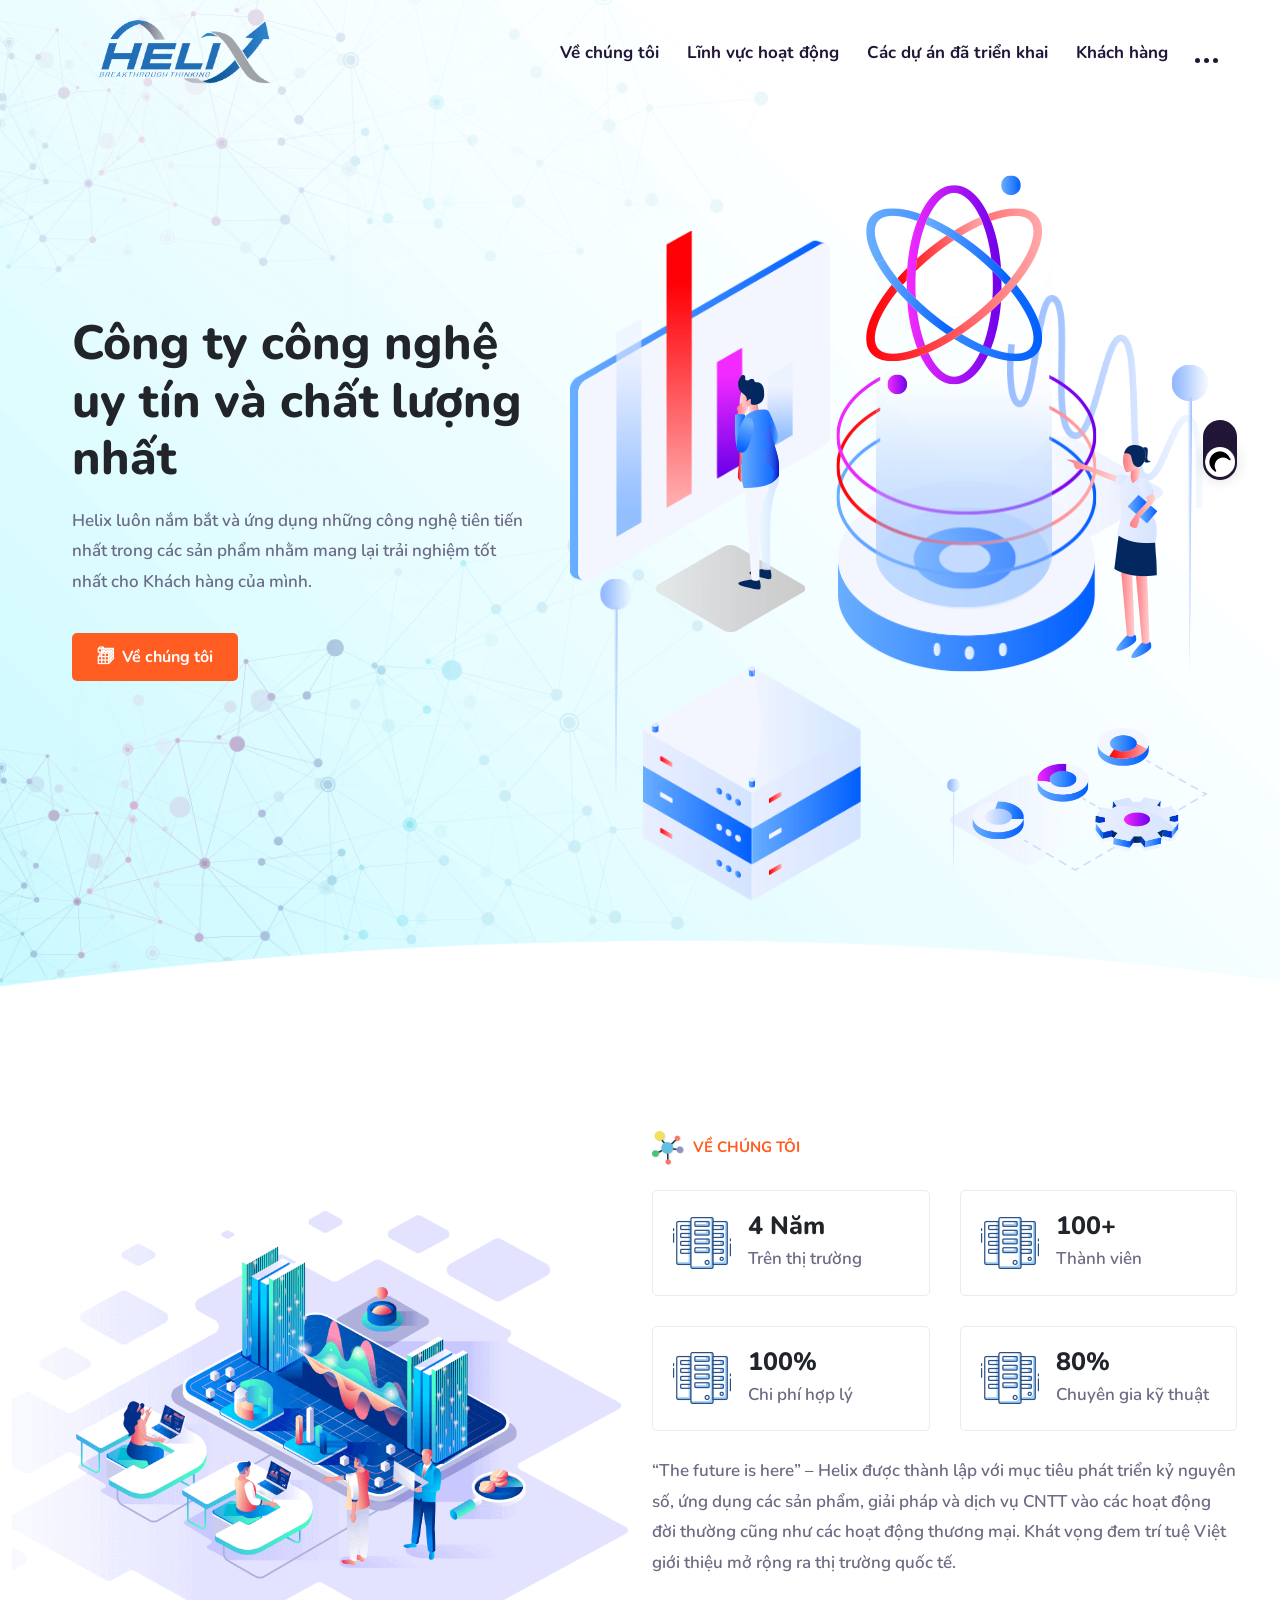
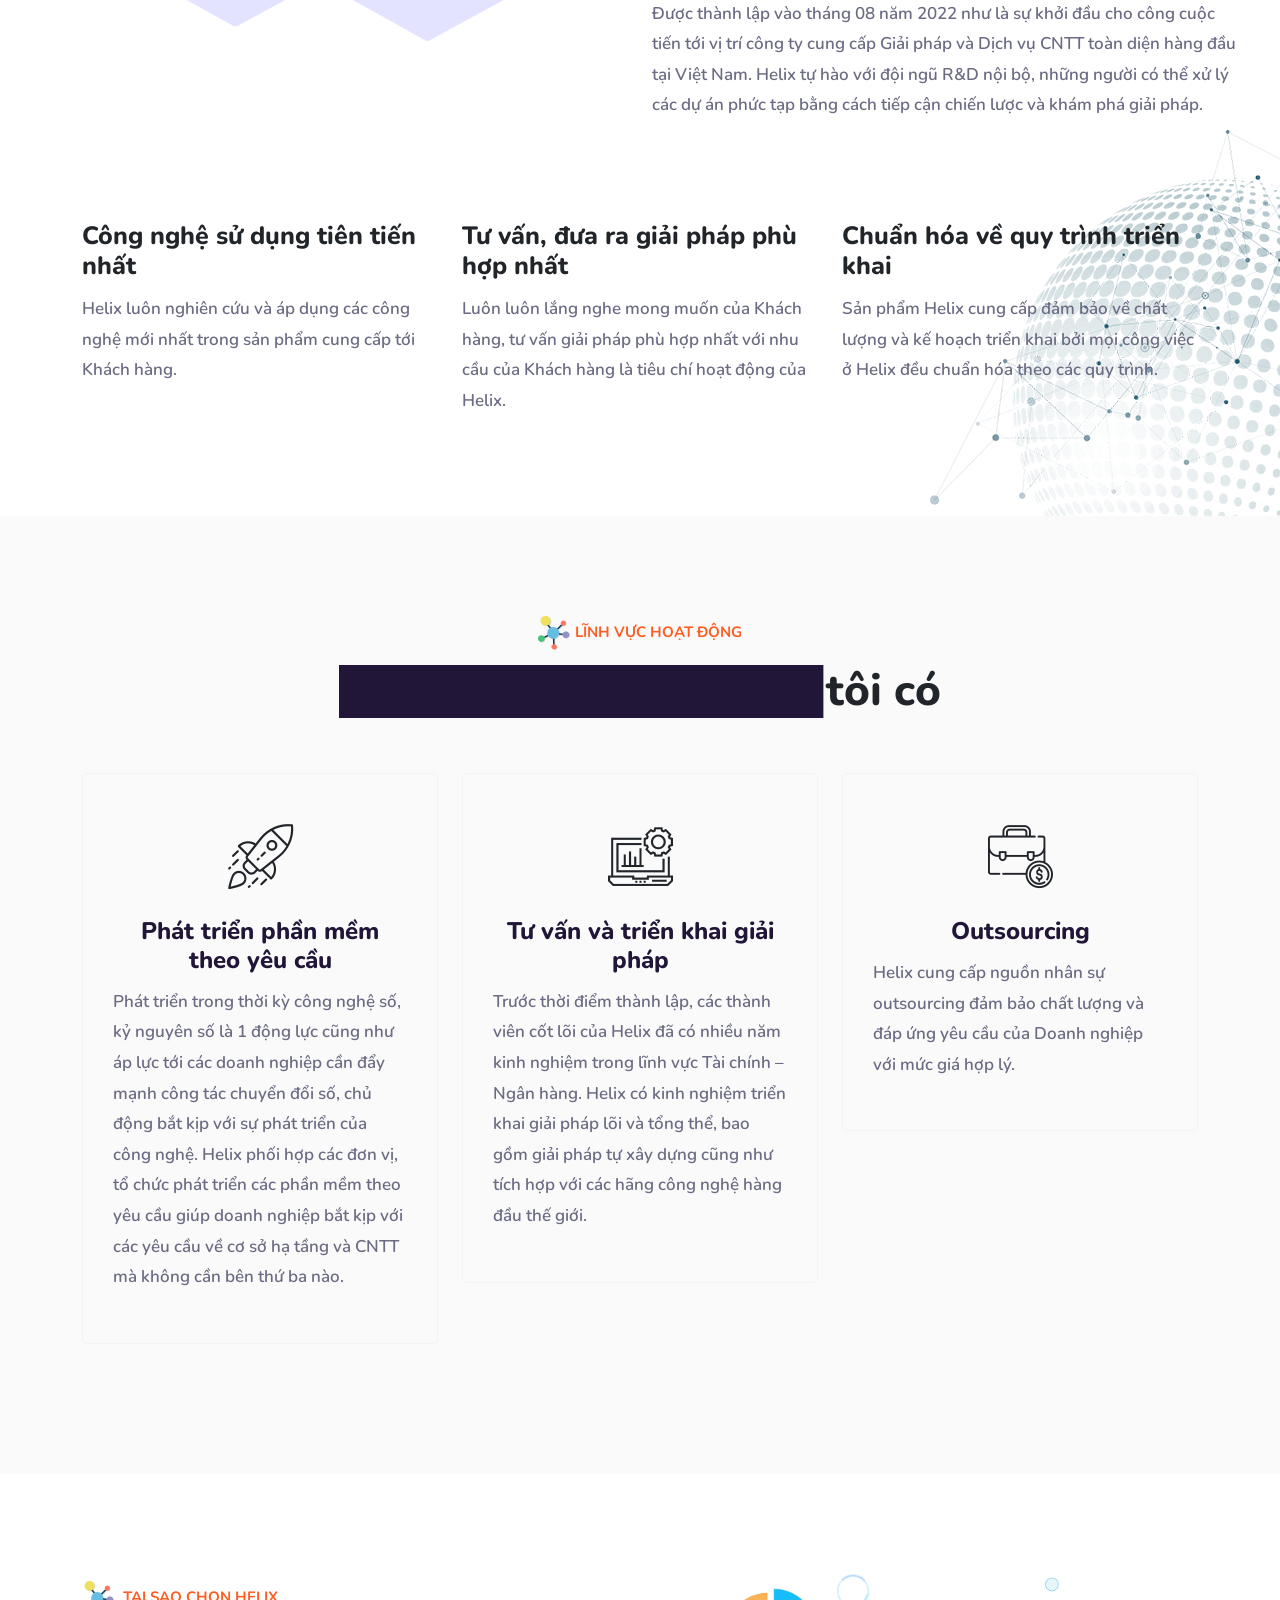
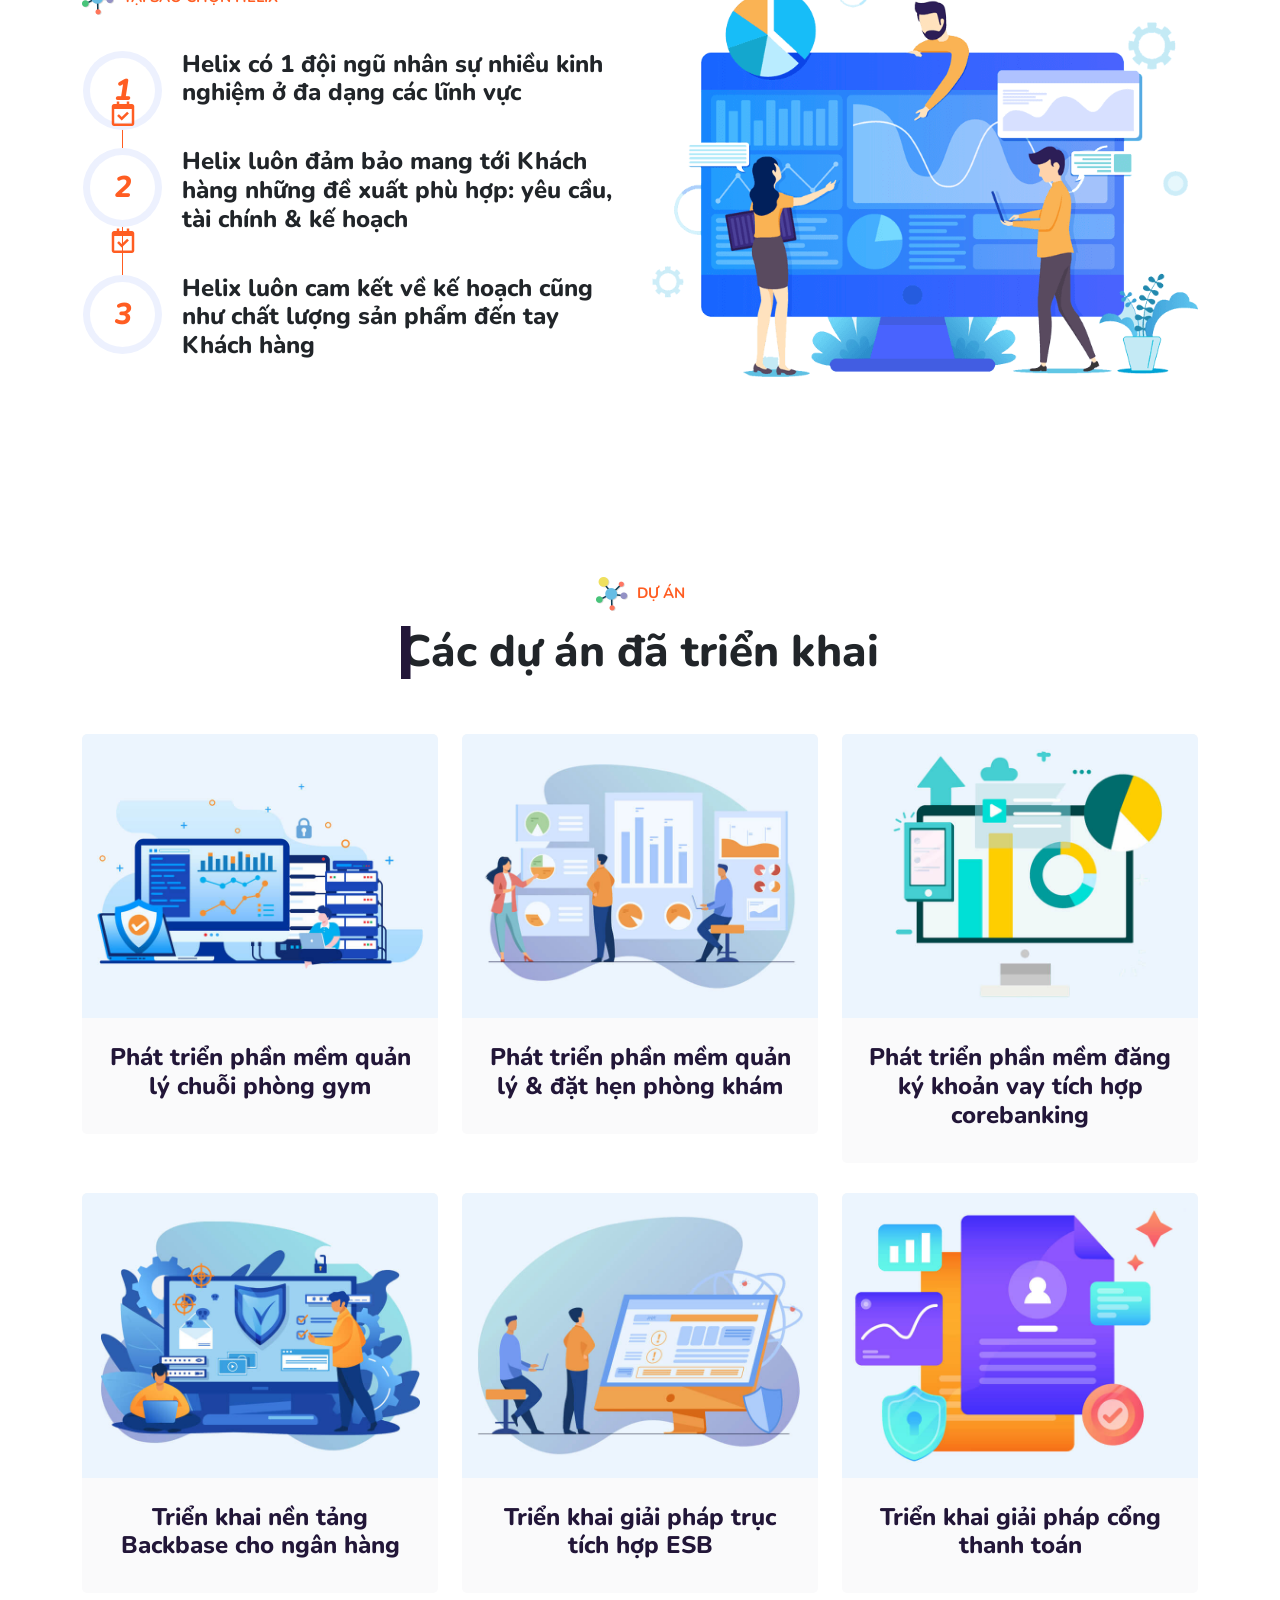
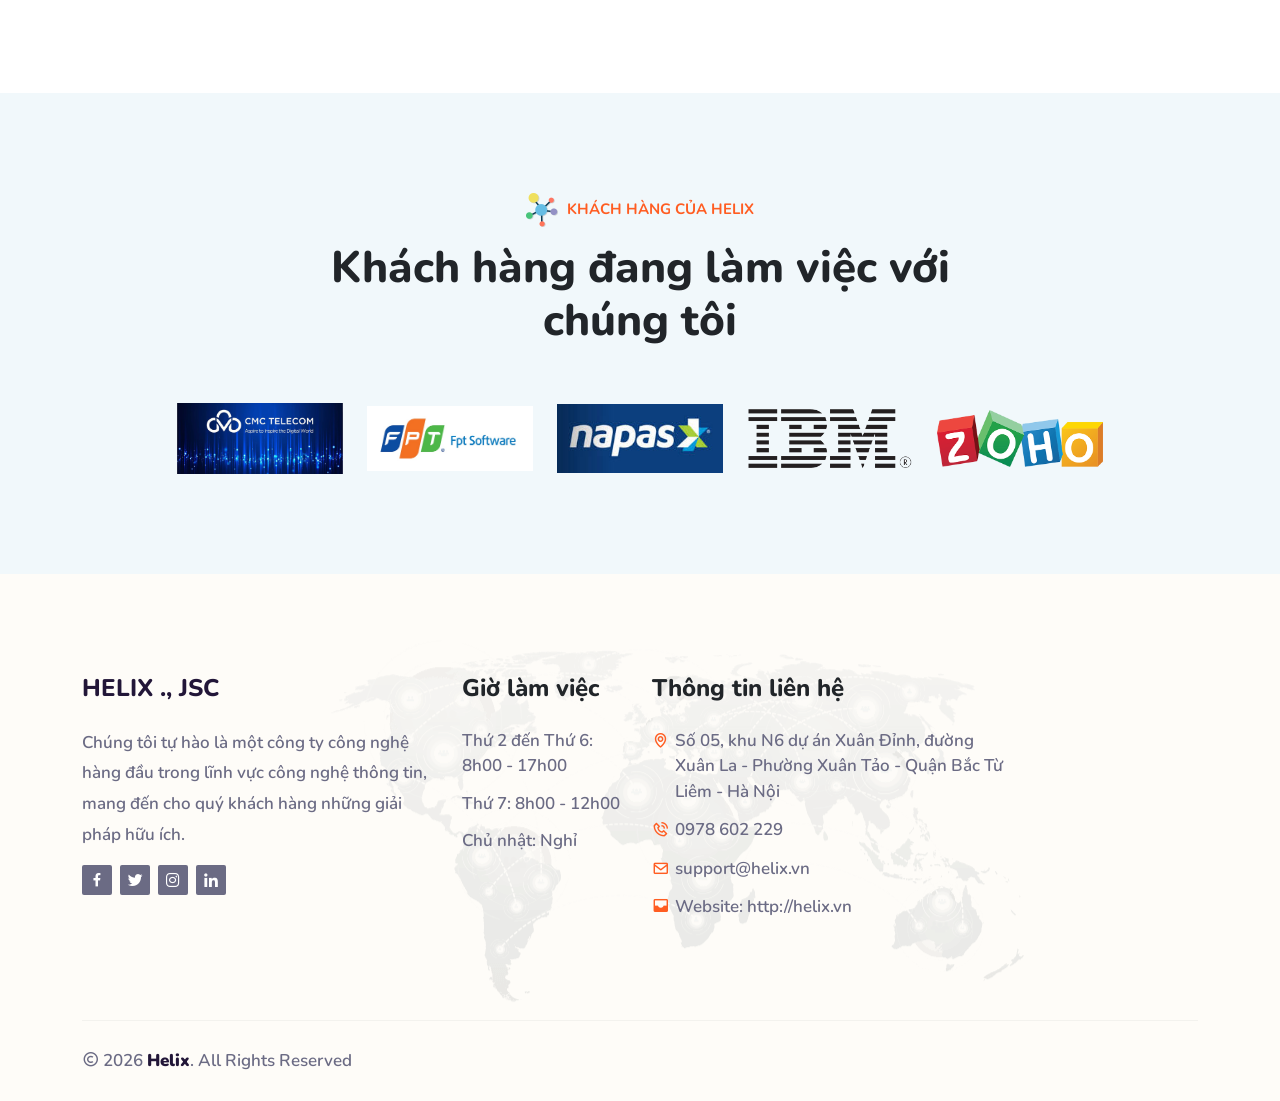
<file: index.html>
<!DOCTYPE html>
<html lang="zxx">
  <head>
    <!-- Required meta tags -->
    <meta charset="utf-8" />
    <meta
      name="viewport"
      content="width=device-width, initial-scale=1, shrink-to-fit=no"
    />

    <!-- Links of CSS files -->
    <link rel="stylesheet" href="assets/css/bootstrap.min.css" />
    <link rel="stylesheet" href="assets/css/animate.min.css" />
    <link rel="stylesheet" href="assets/css/boxicons.min.css" />
    <link rel="stylesheet" href="assets/css/flaticon.css" />
    <link rel="stylesheet" href="assets/css/nice-select.min.css" />
    <link rel="stylesheet" href="assets/css/rangeSlider.min.css" />
    <link rel="stylesheet" href="assets/css/fancybox.min.css" />
    <link rel="stylesheet" href="assets/css/meanmenu.min.css" />
    <link rel="stylesheet" href="assets/css/owl.carousel.min.css" />
    <link rel="stylesheet" href="assets/css/magnific-popup.min.css" />
    <link rel="stylesheet" href="assets/css/style.css" />
    <link rel="stylesheet" href="assets/css/responsive.css" />
    <link rel="stylesheet" href="assets/css/dark-style.css" />

    <title>CÔNG TY CỔ PHẦN CÔNG NGHỆ HELIX</title>

    <link rel="icon" type="image/x-icon" href="assets/img/icon/helix.ico" />
  </head>

  <body>
    <!-- Dark/Light Toggle -->
    <div class="dark-version">
      <label id="switch" class="switch">
        <input type="checkbox" onchange="toggleTheme()" id="slider" />
        <span class="slider round"></span>
      </label>
    </div>

    <!-- Start Preloader Area -->
    <div class="preloader">
      <div class="loader">
        <div class="sbl-half-circle-spin">
          <div></div>
        </div>
      </div>
    </div>
    <!-- End Preloader Area -->

    <!-- Start Navbar Area -->
    <div class="navbar-area">
      <div class="tracer-responsive-nav">
        <div class="container">
          <div class="tracer-responsive-menu">
            <div class="logo black-logo">
              <a href="index.html">
                <img
                  src="assets/img/logo/helix1-011.png"
                  alt="logo"
                  style="width: 250px; height: auto"
                />
              </a>
            </div>
            <div class="logo white-logo">
              <a href="index.html">
                <img
                  src="assets/img/logo/helix1-011.png"
                  alt="logo"
                  style="width: 250px; height: auto"
                />
              </a>
            </div>
          </div>
        </div>
      </div>

      <div class="tracer-nav">
        <div class="container-fluid">
          <nav class="navbar navbar-expand-md navbar-light">
            <a class="navbar-brand black-logo" href="index.html">
              <img
                src="assets/img/logo/helix1-011.png"
                alt="logo"
                style="width: 250px; height: auto"
              />
            </a>
            <a class="navbar-brand white-logo" href="index.html">
              <img
                src="assets/img/logo/helix1-022.png"
                alt="logo"
                style="width: 250px; height: auto"
              />
            </a>

            <div class="collapse navbar-collapse mean-menu">
              <ul class="navbar-nav" id="myDIV">
                <li class="nav-item">
                  <a href="#1" class="nav-link active" id="aboutus"
                    >Về chúng tôi
                    <!-- <i class="bx bx-chevron-down"></i> -->
                  </a>
                </li>

                <li class="nav-item">
                  <a href="#2" class="nav-link" id="fieldOfActivity"
                    >Lĩnh vực hoạt động
                    <!-- <i class="bx bx-chevron-down"></i> -->
                  </a>
                </li>

                <li class="nav-item">
                  <a href="#3" class="nav-link" id="project"
                    >Các dự án đã triển khai
                    <!-- <i class="bx bx-chevron-down"></i> -->
                  </a>
                </li>

                <li class="nav-item">
                  <a href="#4" class="nav-link" id="customer"
                    >Khách hàng
                    <!-- <i class="bx bx-chevron-down"></i> -->
                  </a>
                </li>
              </ul>

              <div class="others-option d-flex align-items-center">
                <div class="option-item">
                  <form class="search-box">
                    <input
                      type="text"
                      class="input-search"
                      placeholder="Tìm kiếm"
                    />
                    <button type="submit">
                      <i class="flaticon-loupe"></i>
                    </button>
                  </form>
                </div>
              </div>
            </div>
          </nav>
        </div>
      </div>

      <div class="others-option-for-responsive">
        <div class="container">
          <div class="dot-menu">
            <div class="inner">
              <div class="circle circle-one"></div>
              <div class="circle circle-two"></div>
              <div class="circle circle-three"></div>
            </div>
          </div>

          <div class="container">
            <div class="option-inner">
              <div class="others-option">
                <div class="option-item">
                  <form class="search-box">
                    <input
                      type="text"
                      class="input-search"
                      placeholder="Search for anything"
                    />
                    <button type="submit">
                      <i class="flaticon-loupe"></i>
                    </button>
                  </form>
                </div>

                <!-- <div class="option-item">
                                <a href="#" class="default-btn"><i class="flaticon-right"></i>Get
                                        Started<span></span
                                    ></a>
                            </div> -->
              </div>
            </div>
          </div>
        </div>
      </div>
    </div>
    <!-- End Navbar Area -->

    <!-- Start Main Banner Area -->
    <div class="main-banner">
      <div class="container-fluid">
        <div class="row">
          <div class="col-lg-5 col-md-12">
            <div class="main-banner-content">
              <h1
                class="wow animate__animated animate__fadeInLeft"
                data-wow-delay="00ms"
                data-wow-duration="1000ms"
              >
                Công ty công nghệ uy tín và chất lượng nhất
              </h1>
              <p
                class="wow animate__animated animate__fadeInLeft"
                data-wow-delay="100ms"
                data-wow-duration="1000ms"
              >
                Helix luôn nắm bắt và ứng dụng những công nghệ tiên tiến nhất
                trong các sản phẩm nhằm mang lại trải nghiệm tốt nhất cho Khách
                hàng của mình.
              </p>
              <div class="btn-box">
                <a
                  href="#1"
                  class="default-btn wow animate__animated animate__fadeInRight"
                  data-wow-delay="200ms"
                  data-wow-duration="1000ms"
                  id="btn-aboutus"
                  onclick="onClickActive()"
                  ><i class="flaticon-structure"></i>Về chúng tôi<span></span
                ></a>
                <!-- <a
                                    href="https://www.youtube.com/watch?v=Y5KCDWi7h9o"
                                    class="video-btn wow animate__animated animate__fadeInLeft popup-youtube"
                                    data-wow-delay="300ms"
                                    data-wow-duration="1000ms"
                                    ><i class="flaticon-google-play"></i> Watch
                                    Video</a
                                > -->
              </div>
            </div>
          </div>

          <div class="col-lg-7 col-md-12">
            <div class="main-banner-animation-image">
              <img
                src="assets/img/main-banner/banner-one/img1.png"
                class="wow animate__animated animate__fadeInDown"
                data-wow-delay="200ms"
                data-wow-duration="1000ms"
                alt="image"
                data-speed="0.06"
                data-revert="true"
              />
              <img
                src="assets/img/main-banner/banner-one/img2.png"
                class="wow animate__animated animate__fadeInDown"
                data-wow-delay="300ms"
                data-wow-duration="1000ms"
                alt="image"
                data-speed="0.06"
                data-revert="true"
              />
              <img
                src="assets/img/main-banner/banner-one/img3.png"
                class="wow animate__animated animate__fadeInDown"
                data-wow-delay="400ms"
                data-wow-duration="1000ms"
                alt="image"
                data-speed="0.06"
                data-revert="true"
              />
              <img
                src="assets/img/main-banner/banner-one/img4.png"
                class="wow animate__animated animate__fadeInDown"
                data-wow-delay="900ms"
                data-wow-duration="1000ms"
                alt="image"
                data-speed="0.06"
                data-revert="true"
              />
              <img
                src="assets/img/main-banner/banner-one/img5.png"
                class="wow animate__animated animate__fadeInUp"
                data-wow-delay="1300ms"
                data-wow-duration="1000ms"
                alt="image"
                data-speed="0.06"
                data-revert="true"
              />
              <img
                src="assets/img/main-banner/banner-one/img6.png"
                class="wow animate__animated animate__fadeInDown"
                data-wow-delay="700ms"
                data-wow-duration="1000ms"
                alt="image"
                data-speed="0.06"
                data-revert="true"
              />
              <img
                src="assets/img/main-banner/banner-one/img7.png"
                class="wow animate__animated animate__fadeInDown"
                data-wow-delay="800ms"
                data-wow-duration="1000ms"
                alt="image"
                data-speed="0.06"
                data-revert="true"
              />
              <img
                src="assets/img/main-banner/banner-one/img8.png"
                class="wow animate__animated animate__fadeInDown"
                data-wow-delay="800ms"
                data-wow-duration="1000ms"
                alt="image"
                data-speed="0.06"
                data-revert="true"
              />
              <img
                src="assets/img/main-banner/banner-one/img9.png"
                class="wow animate__animated animate__fadeInDown"
                data-wow-delay="1000ms"
                data-wow-duration="1000ms"
                alt="image"
                data-speed="0.06"
                data-revert="true"
              />
              <img
                src="assets/img/main-banner/banner-one/img10.png"
                class="wow animate__animated animate__fadeInDown"
                data-wow-delay="100ms"
                data-wow-duration="1000ms"
                alt="image"
                data-speed="0.06"
                data-revert="true"
              />
              <img
                src="assets/img/main-banner/banner-one/img11.png"
                class="wow animate__animated animate__fadeInDown"
                data-wow-delay="300ms"
                data-wow-duration="1000ms"
                alt="image"
                data-speed="0.06"
                data-revert="true"
              />
              <img
                src="assets/img/main-banner/banner-one/img12.png"
                class="wow animate__animated animate__fadeInLeft"
                data-wow-delay="1300ms"
                data-wow-duration="1000ms"
                alt="image"
                data-speed="0.06"
                data-revert="true"
              />
              <img
                src="assets/img/main-banner/banner-one/main-pic.png"
                alt="image"
              />
            </div>
          </div>
        </div>
      </div>
    </div>
    <!-- End Main Banner Area -->

    <!-- Start About Area -->
    <section class="about-area ptb-100" id="1">
      <div class="container-fluid">
        <div class="row align-items-center">
          <div class="col-lg-6 col-md-12">
            <div
              class="about-image wow animate__animated animate__fadeInUp"
              data-wow-delay="00ms"
              data-wow-duration="1500ms"
            >
              <img src="assets/img/about/img1.png" alt="image" />
            </div>
          </div>

          <div class="col-lg-6 col-md-12">
            <div class="about-content">
              <div class="content">
                <span class="sub-title"
                  ><img src="assets/img/star-icon.png" alt="image" /> Về chúng
                  tôi</span
                >

                <ul class="features-list">
                  <li>
                    <span>
                      <div class="icon">
                        <img src="assets/img/icon1.png" alt="image" />
                      </div>
                      <h3 id="totalYearsStart">1 Năm</h3>
                      <!--<h3>1 Năm</h3>-->
                      <p>Trên thị trường</p>
                    </span>
                  </li>

                  <li>
                    <span>
                      <div class="icon">
                        <img src="assets/img/icon1.png" alt="image" />
                      </div>
                      <h3>100+</h3>
                      <p>Thành viên</p>
                    </span>
                  </li>

                  <li>
                    <span>
                      <div class="icon">
                        <img src="assets/img/icon1.png" alt="image" />
                      </div>
                      <h3>100%</h3>
                      <p>Chi phí hợp lý</p>
                    </span>
                  </li>

                  <li>
                    <span>
                      <div class="icon">
                        <img src="assets/img/icon1.png" alt="image" />
                      </div>
                      <h3>80%</h3>
                      <p>Chuyên gia kỹ thuật</p>
                    </span>
                  </li>
                </ul>
                <p>
                  “The future is here” – Helix được thành lập với mục tiêu phát
                  triển kỷ nguyên số, ứng dụng các sản phẩm, giải pháp và dịch
                  vụ CNTT vào các hoạt động đời thường cũng như các hoạt động
                  thương mại. Khát vọng đem trí tuệ Việt giới thiệu mở rộng ra
                  thị trường quốc tế.
                </p>
                <p>
                  Được thành lập vào tháng 08 năm 2022 như là sự khởi đầu cho
                  công cuộc tiến tới vị trí công ty cung cấp Giải pháp và Dịch
                  vụ CNTT toàn diện hàng đầu tại Việt Nam. Helix tự hào với đội
                  ngũ R&D nội bộ, những người có thể xử lý các dự án phức tạp
                  bằng cách tiếp cận chiến lược và khám phá giải pháp.
                </p>
              </div>
            </div>
          </div>
        </div>
      </div>

      <div class="container">
        <div class="about-inner-area">
          <div class="row">
            <div class="col-lg-4 col-md-6 col-sm-6">
              <div class="about-text">
                <h3>Công nghệ sử dụng tiên tiến nhất</h3>
                <p>
                  Helix luôn nghiên cứu và áp dụng các công nghệ mới nhất trong
                  sản phẩm cung cấp tới Khách hàng.
                </p>
                <!-- 
                            <ul class="features-list">
                                <li><i class="flaticon-tick"></i> Activate Listening</li>
                                <li><i class="flaticon-tick"></i> Brilliant minds</li>
                                <li><i class="flaticon-tick"></i> Better. Best. Wow!</li>
                                <li><i class="flaticon-tick"></i> Branding it better!</li>
                            </ul> -->
              </div>
            </div>

            <div class="col-lg-4 col-md-6 col-sm-6">
              <div class="about-text">
                <h3>Tư vấn, đưa ra giải pháp phù hợp nhất</h3>
                <p>
                  Luôn luôn lắng nghe mong muốn của Khách hàng, tư vấn giải pháp
                  phù hợp nhất với nhu cầu của Khách hàng là tiêu chí hoạt động
                  của Helix.
                </p>

                <!-- <ul class="features-list">
                                <li><i class="flaticon-tick"></i> Creating. Results.</li>
                                <li><i class="flaticon-tick"></i> Expect more</li>
                                <li><i class="flaticon-tick"></i> Good thinking</li>
                                <li><i class="flaticon-tick"></i> In real we trust</li>
                            </ul> -->
              </div>
            </div>

            <div
              class="col-lg-4 col-md-6 col-sm-6 offset-lg-0 offset-md-3 offset-sm-3"
            >
              <div class="about-text">
                <h3>Chuẩn hóa về quy trình triển khai</h3>
                <p>
                  Sản phẩm Helix cung cấp đảm bảo về chất lượng và kế hoạch
                  triển khai bởi mọi công việc ở Helix đều chuẩn hóa theo các
                  quy trình.
                </p>

                <!-- <ul class="features-list">
                                <li><i class="flaticon-tick"></i> Stay real. Always.</li>
                                <li><i class="flaticon-tick"></i> We have you covered</li>
                                <li><i class="flaticon-tick"></i> We turn heads</li>
                                <li><i class="flaticon-tick"></i> Your brand, promoted</li>
                            </ul> -->
              </div>
            </div>
          </div>
        </div>
      </div>

      <div class="circle-shape1">
        <img src="assets/img/shape/circle-shape1.png" alt="image" />
      </div>
    </section>
    <!-- End About Area -->

    <!-- Start History Area -->
    <!-- <section class="history-area ptb-100 bg-fafafb">
            <div class="container">
                <div class="section-title">
                    <span class="sub-title"
                        ><img src="assets/img/star-icon.png" alt="image" /> Our
                        History</span
                    >
                    <h2>History Begins in 2010<span class="overlay"></span></h2>
                </div>

                <ol class="timeline history-timeline">
                    <li class="timeline-block">
                        <div class="timeline-date">
                            <span>2010</span>
                            February 20
                            <sup>th</sup>
                        </div>

                        <div class="timeline-icon">
                            <span class="dot-badge"></span>
                        </div>

                        <div class="timeline-content">
                            <div class="row align-items-center">
                                <div class="col-lg-7 col-md-12">
                                    <div class="content">
                                        <h3>Founded</h3>
                                        <p>
                                            Real innovations and a positive
                                            customer experience are the heart of
                                            successful communication. Lorem
                                            ipsum dolor sit amet, sectetur
                                            adipiscing elit, tempor incididunt
                                            ut labore et dolore magna.
                                        </p>
                                    </div>
                                </div>

                                <div class="col-lg-5 col-md-12">
                                    <div class="image" data-tilt>
                                        <img
                                            src="assets/img/history/img1.jpg"
                                            alt="image"
                                        />
                                    </div>
                                </div>
                            </div>
                        </div>
                    </li>

                    <li class="timeline-block">
                        <div class="timeline-date">
                            <span>2013</span>
                            January 14
                            <sup>th</sup>
                        </div>

                        <div class="timeline-icon">
                            <span class="dot-badge"></span>
                        </div>

                        <div class="timeline-content">
                            <div class="row align-items-center">
                                <div class="col-lg-7 col-md-12">
                                    <div class="content">
                                        <h3>Global Success</h3>
                                        <p>
                                            Real innovations and a positive
                                            customer experience are the heart of
                                            successful communication. Lorem
                                            ipsum dolor sit amet, sectetur
                                            adipiscing elit, tempor incididunt
                                            ut labore et dolore magna.
                                        </p>
                                    </div>
                                </div>

                                <div class="col-lg-5 col-md-12">
                                    <div class="image" data-tilt>
                                        <img
                                            src="assets/img/history/img2.jpg"
                                            alt="image"
                                        />
                                    </div>
                                </div>
                            </div>
                        </div>
                    </li>

                    <li class="timeline-block">
                        <div class="timeline-date">
                            <span>2016</span>
                            March 25
                            <sup>th</sup>
                        </div>

                        <div class="timeline-icon">
                            <span class="dot-badge"></span>
                        </div>

                        <div class="timeline-content">
                            <div class="row align-items-center">
                                <div class="col-lg-7 col-md-12">
                                    <div class="content">
                                        <h3>Founded Data Center</h3>
                                        <p>
                                            Real innovations and a positive
                                            customer experience are the heart of
                                            successful communication. Lorem
                                            ipsum dolor sit amet, sectetur
                                            adipiscing elit, tempor incididunt
                                            ut labore et dolore magna.
                                        </p>
                                    </div>
                                </div>

                                <div class="col-lg-5 col-md-12">
                                    <div class="image" data-tilt>
                                        <img
                                            src="assets/img/history/img3.jpg"
                                            alt="image"
                                        />
                                    </div>
                                </div>
                            </div>
                        </div>
                    </li>

                    <li class="timeline-block">
                        <div class="timeline-date">
                            <span>2021</span>
                            December 10
                            <sup>th</sup>
                        </div>

                        <div class="timeline-icon">
                            <span class="dot-badge"></span>
                        </div>

                        <div class="timeline-content">
                            <div class="row align-items-center">
                                <div class="col-lg-7 col-md-12">
                                    <div class="content">
                                        <h3>International Award</h3>
                                        <p>
                                            Real innovations and a positive
                                            customer experience are the heart of
                                            successful communication. Lorem
                                            ipsum dolor sit amet, sectetur
                                            adipiscing elit, tempor incididunt
                                            ut labore et dolore magna.
                                        </p>
                                    </div>
                                </div>

                                <div class="col-lg-5 col-md-12">
                                    <div class="image" data-tilt>
                                        <img
                                            src="assets/img/history/img4.jpg"
                                            alt="image"
                                        />
                                    </div>
                                </div>
                            </div>
                        </div>
                    </li>
                </ol>
            </div>
        </section> -->
    <!-- End History Area -->

    <!-- Start Service Area -->
    <section class="history-area ptb-100 bg-fafafb" id="2">
      <div class="container">
        <div class="section-title">
          <span class="sub-title"
            ><img src="assets/img/star-icon.png" alt="image" />Lĩnh vực hoạt
            động
          </span>
          <h2>
            Chỉ cần bạn cần, chúng tôi có
            <span class="overlay"></span>
          </h2>
        </div>

        <div class="row">
          <div class="col-lg-4 col-md-6 col-sm-6">
            <div
              class="single-solutions-box wow animate__animated animate__fadeInUp"
              data-wow-delay="00ms"
              data-wow-duration="1500ms"
            >
              <div class="icon">
                <i class="flaticon-rocket"></i>
              </div>
              <h3>
                <a href="#">Phát triển phần mềm theo yêu cầu</a>
              </h3>
              <p style="text-align: left">
                Phát triển trong thời kỳ công nghệ số, kỷ nguyên số là 1 động
                lực cũng như áp lực tới các doanh nghiệp cần đẩy mạnh công tác
                chuyển đổi số, chủ động bắt kịp với sự phát triển của công nghệ.
                Helix phối hợp các đơn vị, tổ chức phát triển các phần mềm theo
                yêu cầu giúp doanh nghiệp bắt kịp với các yêu cầu về cơ sở hạ
                tầng và CNTT mà không cần bên thứ ba nào.
              </p>
            </div>
          </div>

          <div class="col-lg-4 col-md-6 col-sm-6">
            <div
              class="single-solutions-box wow animate__animated animate__fadeInUp"
              data-wow-delay="100ms"
              data-wow-duration="1500ms"
            >
              <div class="icon">
                <i class="flaticon-laptop"></i>
              </div>
              <h3>
                <a href="#">Tư vấn và triển khai giải pháp</a>
              </h3>
              <p style="text-align: left">
                Trước thời điểm thành lập, các thành viên cốt lõi của Helix đã
                có nhiều năm kinh nghiệm trong lĩnh vực Tài chính – Ngân hàng.
                Helix có kinh nghiệm triển khai giải pháp lõi và tổng thể, bao
                gồm giải pháp tự xây dựng cũng như tích hợp với các hãng công
                nghệ hàng đầu thế giới.
              </p>
            </div>
          </div>

          <div class="col-lg-4 col-md-6 col-sm-6">
            <div
              class="single-solutions-box wow animate__animated animate__fadeInUp"
              data-wow-delay="200ms"
              data-wow-duration="1500ms"
            >
              <div class="icon">
                <i class="flaticon-money"></i>
              </div>
              <h3>
                <a href="#">Outsourcing</a>
              </h3>
              <p style="text-align: left">
                Helix cung cấp nguồn nhân sự outsourcing đảm bảo chất lượng và
                đáp ứng yêu cầu của Doanh nghiệp với mức giá hợp lý.
              </p>
            </div>
          </div>
        </div>
      </div>
    </section>
    <!-- End Service Area -->

    <!-- Start How It's Work Area -->
    <section class="how-its-work-area ptb-100">
      <div class="container">
        <div class="row align-items-center">
          <div class="col-lg-6 col-md-12">
            <div class="how-its-work-content">
              <span class="sub-title"
                ><img src="assets/img/star-icon.png" alt="image" /> Tại sao chọn
                Helix</span
              >
              <!-- <h2>
                            Tại sao chọn Helix khi cần phát triển phần mềm theo yêu cầu?
                            <span class="overlay"></span>
                        </h2> -->
              <!-- <p>
                                Lorem ipsum dolor sit amet, consectetur
                                adipiscing elit, sed do eiusmod tempor
                                incididunt ut labore et dolore magna.
                            </p> -->
              <div class="inner-box">
                <div class="single-item">
                  <div class="count-box">1</div>
                  <h3>
                    Helix có 1 đội ngũ nhân sự nhiều kinh nghiệm ở đa dạng các
                    lĩnh vực
                  </h3>
                  <!-- <p>
                                        Dolor sit amet consectetur elit eiusmod
                                        tempor incidi dunt labore dolore magna
                                        aliqua enim.
                                    </p> -->
                </div>
                <div class="single-item">
                  <div class="count-box">2</div>
                  <h3>
                    Helix luôn đảm bảo mang tới Khách hàng những đề xuất phù
                    hợp: yêu cầu, tài chính & kế hoạch
                  </h3>
                  <!-- <p>
                                        Dolor sit amet consectetur elit eiusmod
                                        tempor incidi dunt labore dolore magna
                                        aliqua enim.
                                    </p> -->
                </div>
                <div class="single-item">
                  <div class="count-box">3</div>
                  <h3>
                    Helix luôn cam kết về kế hoạch cũng như chất lượng sản phẩm
                    đến tay Khách hàng
                  </h3>
                  <!-- <p>
                                        Dolor sit amet consectetur elit eiusmod
                                        tempor incidi dunt labore dolore magna
                                        aliqua enim.
                                    </p> -->
                </div>
              </div>
            </div>
          </div>

          <div class="col-lg-6 col-md-12">
            <div class="how-its-work-image" data-tilt>
              <img src="assets/img/how-its-work.png" alt="image" />
            </div>
          </div>
        </div>
      </div>
    </section>
    <!-- End How It's Work Area -->

    <!-- Start How It's Work Area -->

    <!-- End How It's Work Area -->

    <!-- Start Projects Area -->
    <section class="projects-area pt-100 pb-70" id="3">
      <div class="section-title">
        <span class="sub-title"
          ><img src="assets/img/star-icon.png" alt="image" /> Dự án</span
        >
        <h2>Các dự án đã triển khai<span class="overlay"></span></h2>
      </div>
      <div class="container">
        <div class="row">
          <div class="col-lg-4 col-md-6">
            <div class="single-projects-box">
              <div class="image">
                <img src="assets/img/projects/img1.jpg" alt="image" />

                <!-- <a href="#" class="link-btn"><i class="bx bx-plus"></i></a> -->
              </div>

              <div class="content">
                <h3>
                  <a href="#">Phát triển phần mềm quản lý chuỗi phòng gym</a>
                </h3>
                <!-- <span>Web Project</span> -->
              </div>
            </div>
          </div>
          <div class="col-lg-4 col-md-6">
            <div class="single-projects-box">
              <div class="image">
                <img src="assets/img/projects/img2.jpg" alt="image" />

                <!-- <a href="#" class="link-btn"><i class="bx bx-plus"></i></a> -->
              </div>

              <div class="content">
                <h3>
                  <a href="#"
                    >Phát triển phần mềm quản lý & đặt hẹn phòng khám</a
                  >
                </h3>
                <!-- <span>Web Project</span> -->
              </div>
            </div>
          </div>
          <div class="col-lg-4 col-md-6">
            <div class="single-projects-box">
              <div class="image">
                <img src="assets/img/projects/img3.jpg" alt="image" />

                <!-- <a href="#" class="link-btn"><i class="bx bx-plus"></i></a> -->
              </div>

              <div class="content">
                <h3>
                  <a href="#"
                    >Phát triển phần mềm đăng ký khoản vay tích hợp
                    corebanking</a
                  >
                </h3>
                <!-- <span>Web Project</span> -->
              </div>
            </div>
          </div>
          <div class="col-lg-4 col-md-6">
            <div class="single-projects-box">
              <div class="image">
                <img src="assets/img/projects/img4.jpg" alt="image" />

                <!-- <a href="#" class="link-btn"
                                    ><i class="bx bx-plus"></i
                                ></a> -->
              </div>

              <div class="content">
                <h3>
                  <a href="#">Triển khai nền tảng Backbase cho ngân hàng</a>
                </h3>
                <!-- <span>Web Project</span> -->
              </div>
            </div>
          </div>
          <div class="col-lg-4 col-md-6">
            <div class="single-projects-box">
              <div class="image">
                <img src="assets/img/projects/img5.jpg" alt="image" />

                <!-- <a href="#" class="link-btn"
                                    ><i class="bx bx-plus"></i
                                ></a> -->
              </div>

              <div class="content">
                <h3>
                  <a href="#">Triển khai giải pháp trục tích hợp ESB</a>
                </h3>
                <!-- <span>Web Project</span> -->
              </div>
            </div>
          </div>
          <div class="col-lg-4 col-md-6">
            <div class="single-projects-box">
              <div class="image">
                <img src="assets/img/projects/img6.jpg" alt="image" />

                <!-- <a href="#" class="link-btn"
                                    ><i class="bx bx-plus"></i
                                ></a> -->
              </div>

              <div class="content">
                <h3>
                  <a href="#">Triển khai giải pháp cổng thanh toán</a>
                </h3>
                <!-- <span>Web Project</span> -->
              </div>
            </div>
          </div>
        </div>
      </div>
    </section>
    <!-- End Projects Area -->

    <!-- Start Testimonials Area -->
    <section class="testimonials-area bg-f1f8fb pt-100 pb-70" id="4">
      <div class="container">
        <div class="section-title">
          <span class="sub-title"
            ><img src="assets/img/star-icon.png" alt="image" /> Khách hàng của
            Helix</span
          >
          <h2>
            Khách hàng đang làm việc với chúng tôi<span class="overlay"></span>
          </h2>
          <!-- <p>
                        Lorem ipsum dolor sit amet, consectetur adipiscing elit,
                        sed do eiusmod tempor incididunt ut labore et dolore
                        magna.
                    </p> -->
        </div>

        <div class="row align-items-center" style="justify-content: center">
          <div class="col-lg-2 col-6 col-sm-4 col-md-4">
            <div
              class="single-partner-item wow animate__animated animate__fadeInUp"
              data-wow-delay="00ms"
              data-wow-duration="1500ms"
            >
              <img src="assets/img/doitac/cmc.jpg" alt="image" />
            </div>
          </div>

          <div class="col-lg-2 col-6 col-sm-4 col-md-4">
            <div
              class="single-partner-item wow animate__animated animate__fadeInUp"
              data-wow-delay="100ms"
              data-wow-duration="1500ms"
            >
              <img src="assets/img/doitac/fpt.jpg" alt="image" />
            </div>
          </div>

          <div class="col-lg-2 col-6 col-sm-4 col-md-4">
            <div
              class="single-partner-item wow animate__animated animate__fadeInUp"
              data-wow-delay="200ms"
              data-wow-duration="1500ms"
            >
              <img src="assets/img/doitac/napas.jfif" alt="image" />
            </div>
          </div>
          <div class="col-lg-2 col-6 col-sm-4 col-md-4">
            <div
              class="single-partner-item wow animate__animated animate__fadeInUp"
              data-wow-delay="200ms"
              data-wow-duration="1500ms"
            >
              <img src="assets/img/doitac/IBM-logo.png" alt="image" />
            </div>
          </div>
          <div class="col-lg-2 col-6 col-sm-4 col-md-4">
            <div
              class="single-partner-item wow animate__animated animate__fadeInUp"
              data-wow-delay="300ms"
              data-wow-duration="1500ms"
            >
              <img src="assets/img/doitac/zoho.png" alt="image" />
            </div>
          </div>
        </div>
      </div>
    </section>
    <!-- End Testimonials Area -->

    <!-- Start Footer Area -->
    <footer class="footer-area bg-color">
      <div class="container">
        <div class="row">
          <div class="col-lg-4 col-md-6 col-sm-6">
            <div class="single-footer-widget">
              <a href="index.html" class="logo black-logo">
                <!-- <img src="assets/img/logo/helix1-011.png" alt="logo" style="width: 250px; height: auto" /> -->
                <h3>HELIX ., JSC</h3>
              </a>
              <a href="index.html" class="logo white-logo">
                <img
                  src="assets/img/logo/helix1-022.png"
                  alt="logo"
                  style="width: 250px; height: auto"
                />
              </a>
              <p>
                Chúng tôi tự hào là một công ty công nghệ hàng đầu trong lĩnh
                vực công nghệ thông tin, mang đến cho quý khách hàng những giải
                pháp hữu ích.
              </p>
              <ul class="social-link">
                <li>
                  <a href="#" class="d-block" target="_blank"
                    ><i class="bx bxl-facebook"></i
                  ></a>
                </li>
                <li>
                  <a href="#" class="d-block" target="_blank"
                    ><i class="bx bxl-twitter"></i
                  ></a>
                </li>
                <li>
                  <a href="#" class="d-block" target="_blank"
                    ><i class="bx bxl-instagram"></i
                  ></a>
                </li>
                <li>
                  <a href="#" class="d-block" target="_blank"
                    ><i class="bx bxl-linkedin"></i
                  ></a>
                </li>
              </ul>
            </div>
          </div>

          <div class="col-lg-2 col-md-6 col-sm-6">
            <div class="single-footer-widget">
              <h3>Giờ làm việc</h3>
              <ul class="footer-links-list">
                <li>
                  <a href="#">Thứ 2 đến Thứ 6: 8h00 - 17h00</a>
                </li>
                <li>
                  <a href="#">Thứ 7: 8h00 - 12h00</a>
                </li>
                <li>
                  <a href="#">Chủ nhật: Nghỉ</a>
                </li>
              </ul>
            </div>
          </div>

          <!-- <div class="col-lg-2 col-md-6 col-sm-6">
                    <div class="single-footer-widget">
                        <h3>Khách hàng</h3>
                        <ul class="footer-links-list">
                            <li><a href="team-1.html">Zoho</a></li>
                            <li>
                                <a href="services-1.html">CMC Global</a>
                            </li>
                            <li>
                                <a href="testimonials.html">FIS</a>
                            </li>
                            <li>
                                <a href="single-services-1.html">Napas</a>
                            </li>
                        </ul>
                    </div>
                </div> -->

          <div class="col-lg-4 col-md-6 col-sm-6">
            <div class="single-footer-widget">
              <h3>Thông tin liên hệ</h3>
              <ul class="footer-contact-info">
                <li>
                  <i class="bx bx-map"></i>Số 05, khu N6 dự án Xuân Đỉnh, đường
                  Xuân La - Phường Xuân Tảo - Quận Bắc Từ Liêm - Hà Nội
                </li>
                <li>
                  <i class="bx bx-phone-call"></i><a href="#">0978 602 229</a>
                </li>
                <li>
                  <i class="bx bx-envelope"></i><a href="#">support@helix.vn</a>
                </li>
                <li>
                  <i class="bx bxs-inbox"></i
                  ><a href="#">Website: http://helix.vn</a>
                </li>
              </ul>
            </div>
          </div>
        </div>

        <div class="footer-bottom-area">
          <div class="row align-items-center">
            <div class="col-lg-6 col-md-6">
              <p>
                <i class="bx bx-copyright"></i>
                <script>
                  document.write(new Date().getFullYear());
                </script>
                <strong>Helix</strong>. All Rights Reserved
              </p>
            </div>
            <!-- 
                        <div class="col-lg-6 col-md-6">
                            <ul>
                                <li>
                                    <a href="privacy-policy.html"
                                        >Privacy Policy</a
                                    >
                                </li>
                                <li>
                                    <a href="terms-of-service.html"
                                        >Terms & Conditions</a
                                    >
                                </li>
                            </ul>
                        </div> -->
          </div>
        </div>
      </div>

      <div class="footer-map">
        <img src="assets/img/footer-map.png" alt="image" />
      </div>
    </footer>
    <!-- End Footer Area -->

    <div class="go-top"><i class="flaticon-up"></i></div>

    <script>
      $(document).ready(function () {
        $("a[href*=#]").bind("click", function (e) {
          e.preventDefault(); // prevent hard jump, the default behavior
          debugger;
          var target = $(this).attr("href"); // Set the target as variable
          console.log("target", target);
          // perform animated scrolling by getting top-position of target-element and set it as scroll target
          $("html, body")
            .stop()
            .animate(
              {
                scrollTop: $(target).offset().top,
              },
              600,
              function () {
                location.hash = target; //attach the hash (#jumptarget) to the pageurl
              }
            );

          return false;
        });
      });

      $(window)
        .scroll(function () {
          var scrollDistance = $(window).scrollTop();

          // Show/hide menu on scroll
          //if (scrollDistance >= 850) {
          //		$('nav').fadeIn("fast");
          //} else {
          //		$('nav').fadeOut("fast");
          //}

          // Assign active class to nav links while scolling
          $(".page-section").each(function (i) {
            if ($(this).position().top <= scrollDistance) {
              $(".navigation a.active").removeClass("active");
              $(".navigation a").eq(i).addClass("active");
            }
          });
        })
        .scroll();
    </script>

    <!-- <script>
                // Add active class to the current button (highlight it)
                var header = document.getElementById("myDIV");
                var navLinks = header.getElementsByClassName("nav-link");
                for (var i = 0; i < navLinks.length; i++) {
                    navLinks[i].addEventListener("click", function() {
                        var current = document.getElementsByClassName("active");
                        if (current.length > 0) {
                            current[0].className = current[0].className.replace(" active", "");
                        }
                        this.className += " active";
                    });
                }
            </script> -->

    <!-- Links of JS files -->
    <script src="assets/js/jquery.min.js"></script>
    <script src="assets/js/bootstrap.bundle.min.js"></script>
    <script src="assets/js/owl.carousel.min.js"></script>
    <script src="assets/js/magnific-popup.min.js"></script>
    <script src="assets/js/tilt.jquery.min.js"></script>
    <script src="assets/js/meanmenu.min.js"></script>
    <script src="assets/js/nice-select.min.js"></script>
    <script src="assets/js/rangeSlider.min.js"></script>
    <script src="assets/js/sticky-sidebar.min.js"></script>
    <script src="assets/js/fancybox.min.js"></script>
    <script src="assets/js/isotope.pkgd.min.js"></script>
    <script src="assets/js/TweenMax.min.js"></script>
    <script src="assets/js/ScrollMagic.min.js"></script>
    <script src="assets/js/animation.gsap.min.js"></script>
    <script src="assets/js/debug.addIndicators.min.js"></script>
    <script src="assets/js/wow.min.js"></script>
    <script src="assets/js/form-validator.min.js"></script>
    <script src="assets/js/contact-form-script.js"></script>
    <script src="assets/js/ajaxchimp.min.js"></script>
    <script src="assets/js/main.js"></script>
    <script>
        const yearsDifference = (new Date().getFullYear() - 2022) + " Năm";
        document.getElementById('totalYearsStart').textContent = yearsDifference;
    </script>

    <!-- <script>
                // Cache selectors
                debugger;
                var topMenu = $("#myDIV"),
                    topMenuHeight = topMenu.outerHeight() + 15,
                    // All list items
                    menuItems = topMenu.find("a"),
                    // Anchors corresponding to menu items
                    scrollItems = menuItems.map(function() {
                        var item = $($(this).attr("href"));
                        if (item.length) {
                            return item;
                        }
                    });

                // Bind to scroll
                $(window).scroll(function() {
                    // Get container scroll position
                    var fromTop = $(this).scrollTop() + topMenuHeight;

                    // Get id of current scroll item
                    var cur = scrollItems.map(function() {
                        if ($(this).offset().top < fromTop)
                            return this;
                    });
                    // Get the id of the current element
                    cur = cur[cur.length - 1];
                    var id = cur && cur.length ? cur[0].id : "";
                    // Set/remove active class
                    menuItems
                        .parent().removeClass("active")
                        .end().filter("[href='#" + id + "']").parent().addClass("active");
                });​
            </script> -->
  </body>
</html>
</file>
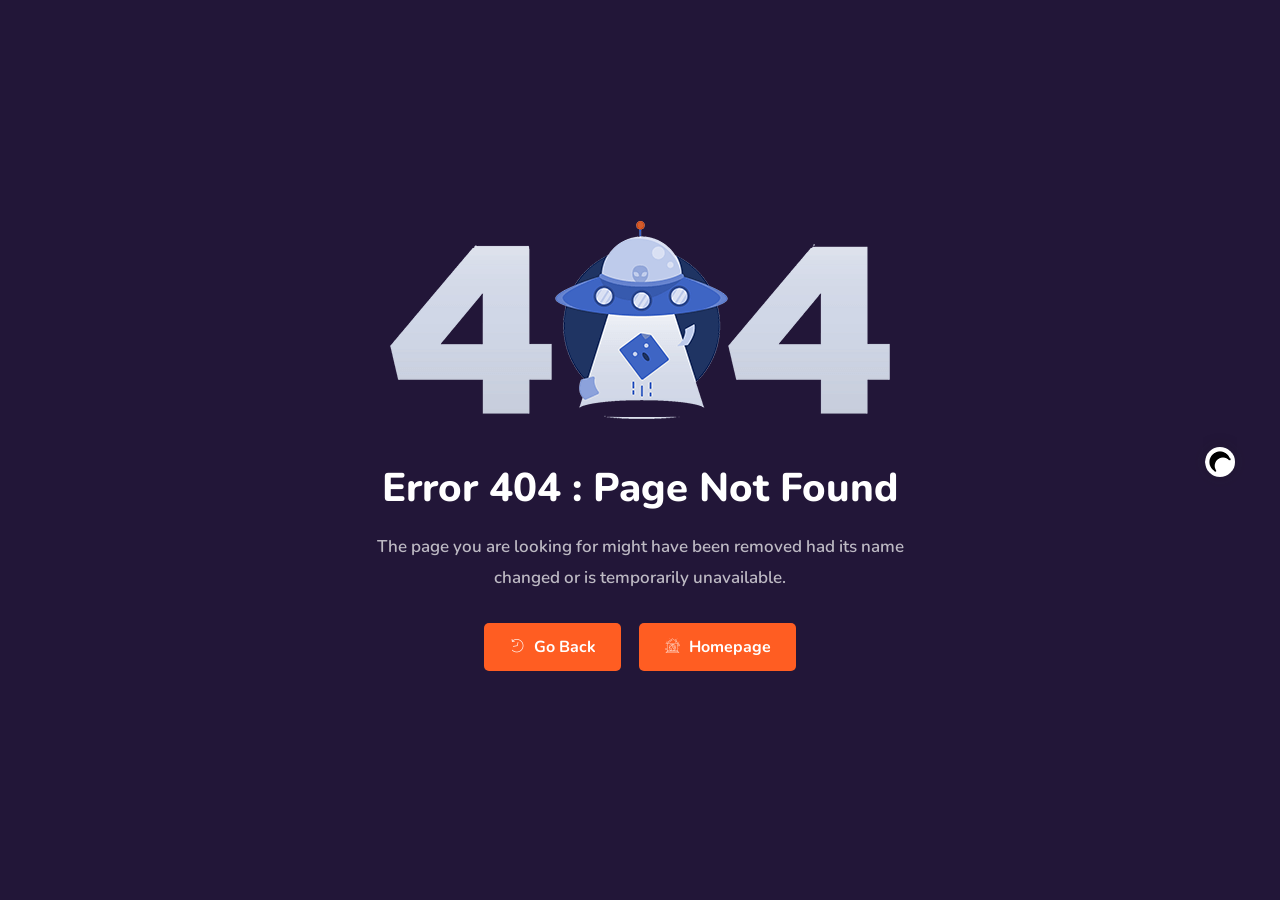
<file: error-404.html>
<!doctype html>
<html lang="zxx">
    <head>
        <!-- Required meta tags -->
        <meta charset="utf-8">
        <meta name="viewport" content="width=device-width, initial-scale=1, shrink-to-fit=no">

        <!-- Links of CSS files -->
        <link rel="stylesheet" href="assets/css/bootstrap.min.css">
        <link rel="stylesheet" href="assets/css/animate.min.css">
        <link rel="stylesheet" href="assets/css/boxicons.min.css">
        <link rel="stylesheet" href="assets/css/flaticon.css">
        <link rel="stylesheet" href="assets/css/nice-select.min.css">
        <link rel="stylesheet" href="assets/css/rangeSlider.min.css">
        <link rel="stylesheet" href="assets/css/fancybox.min.css">
        <link rel="stylesheet" href="assets/css/meanmenu.min.css">
        <link rel="stylesheet" href="assets/css/owl.carousel.min.css">
        <link rel="stylesheet" href="assets/css/magnific-popup.min.css">
        <link rel="stylesheet" href="assets/css/style.css">
        <link rel="stylesheet" href="assets/css/responsive.css">
        <link rel="stylesheet" href="assets/css/dark-style.css">

        <title>Tracer - IT Startup Templates Collection</title>

        <link rel="icon" type="image/png" href="assets/img/favicon.png">
    </head>
    <body>

        <!-- Dark/Light Toggle -->
		<div class="dark-version">
            <label id="switch" class="switch">
                <input type="checkbox" onchange="toggleTheme()" id="slider">
                <span class="slider round"></span>
            </label>
        </div>

        <!-- Start Preloader Area -->
        <div class="preloader">
            <div class="loader">
                <div class="sbl-half-circle-spin">
                    <div></div>
                </div>
            </div>
        </div>
        <!-- End Preloader Area -->

        <!-- Start 404 Error Area -->
        <section class="error-area">
            <div class="d-table">
                <div class="d-table-cell">
                    <div class="container">
                        <div class="error-content">
                            <img src="assets/img/error.png" alt="image">
                            <h3>Error 404 : Page Not Found</h3>
                            <p>The page you are looking for might have been removed had its name changed or is temporarily unavailable.</p>
                            <div class="btn-box">
                                <a href="index.html" class="default-btn"><i class="flaticon-history"></i>Go Back<span></span></a>
                                <a href="index.html" class="default-btn"><i class="flaticon-earth-day"></i>Homepage<span></span></a>
                            </div>
                        </div>
                    </div>
                </div>
            </div>
        </section>
        <!-- End 404 Error Area -->

        <!-- Links of JS files -->
        <script src="assets/js/jquery.min.js"></script>
        <script src="assets/js/bootstrap.bundle.min.js"></script>
        <script src="assets/js/owl.carousel.min.js"></script>
        <script src="assets/js/magnific-popup.min.js"></script>
        <script src="assets/js/tilt.jquery.min.js"></script>
        <script src="assets/js/meanmenu.min.js"></script>
        <script src="assets/js/nice-select.min.js"></script>
        <script src="assets/js/rangeSlider.min.js"></script>
        <script src="assets/js/sticky-sidebar.min.js"></script>
        <script src="assets/js/fancybox.min.js"></script>
        <script src="assets/js/isotope.pkgd.min.js"></script>
        <script src="assets/js/TweenMax.min.js"></script>
        <script src="assets/js/ScrollMagic.min.js"></script>
        <script src="assets/js/animation.gsap.min.js"></script>
        <script src="assets/js/debug.addIndicators.min.js"></script>
        <script src="assets/js/wow.min.js"></script>
        <script src="assets/js/form-validator.min.js"></script>
        <script src="assets/js/contact-form-script.js"></script>
        <script src="assets/js/ajaxchimp.min.js"></script>
        <script src="assets/js/main.js"></script>
    </body>
</html>
</file>
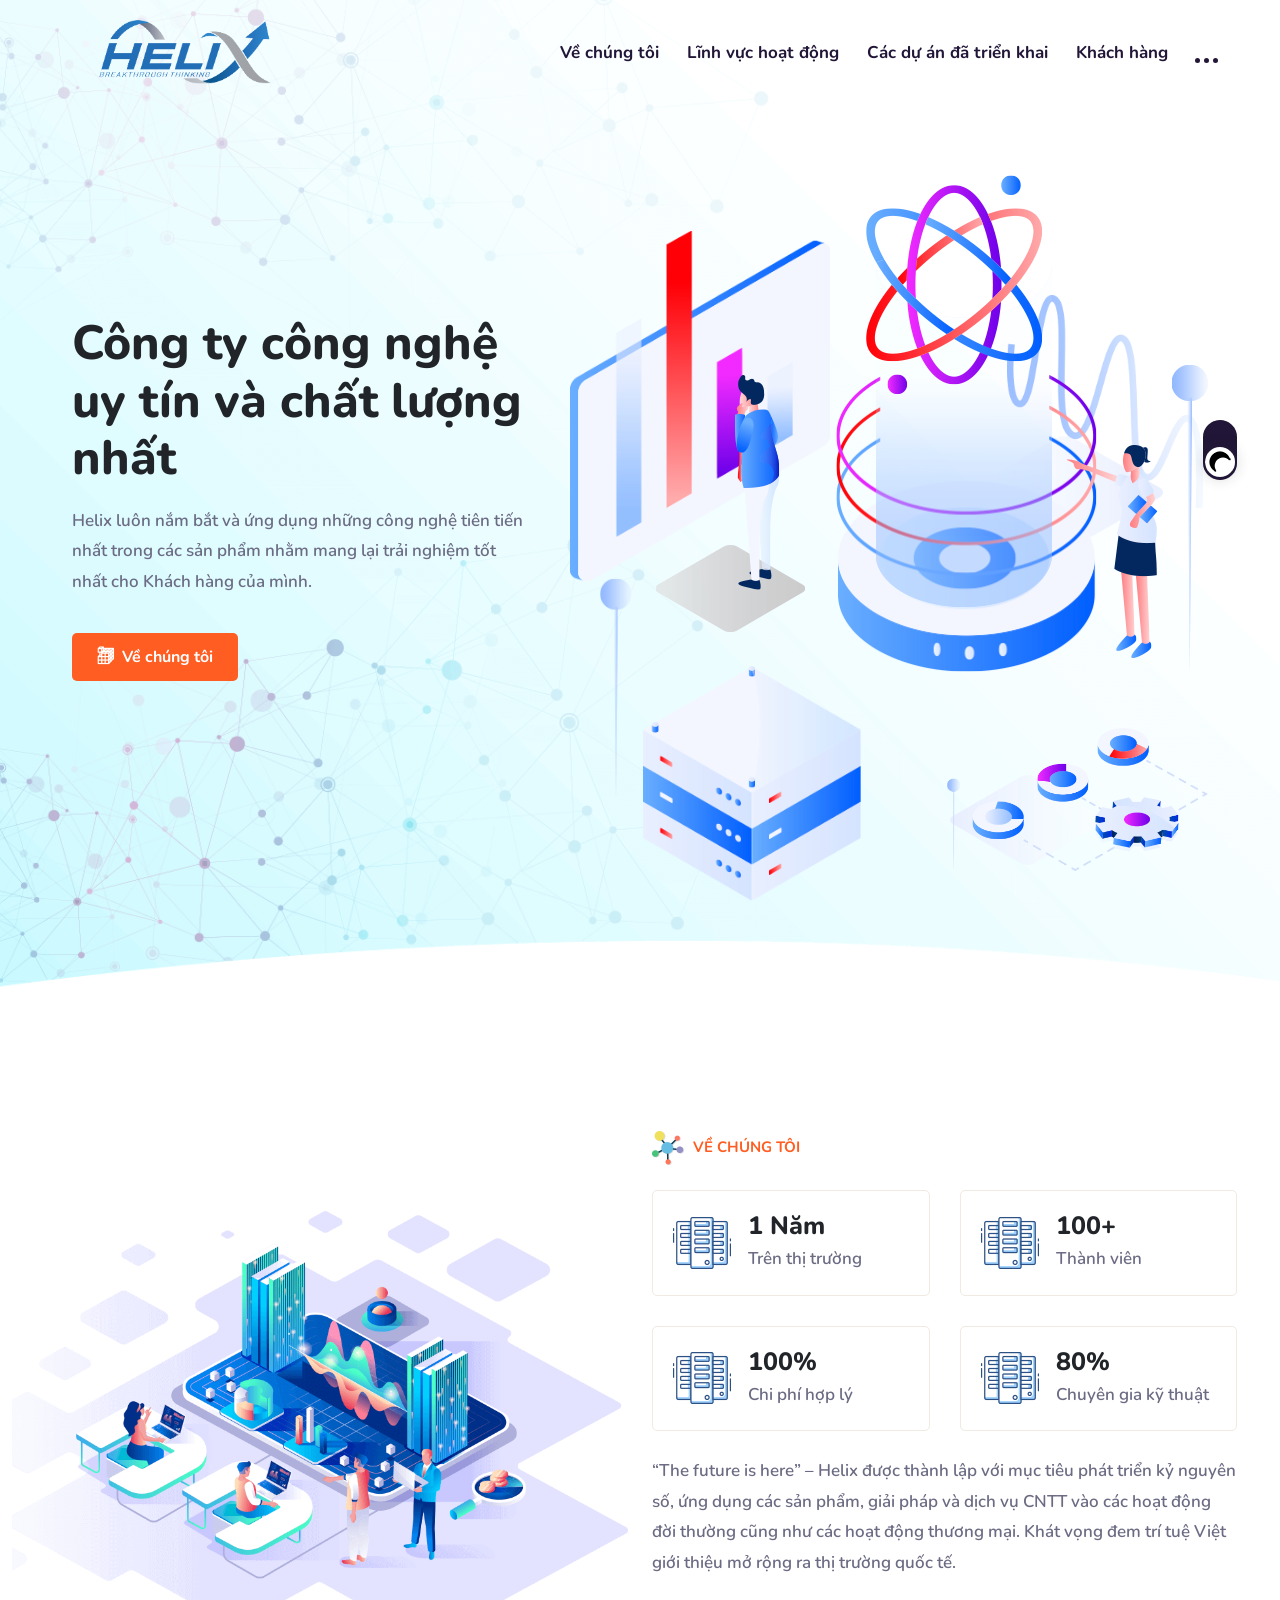
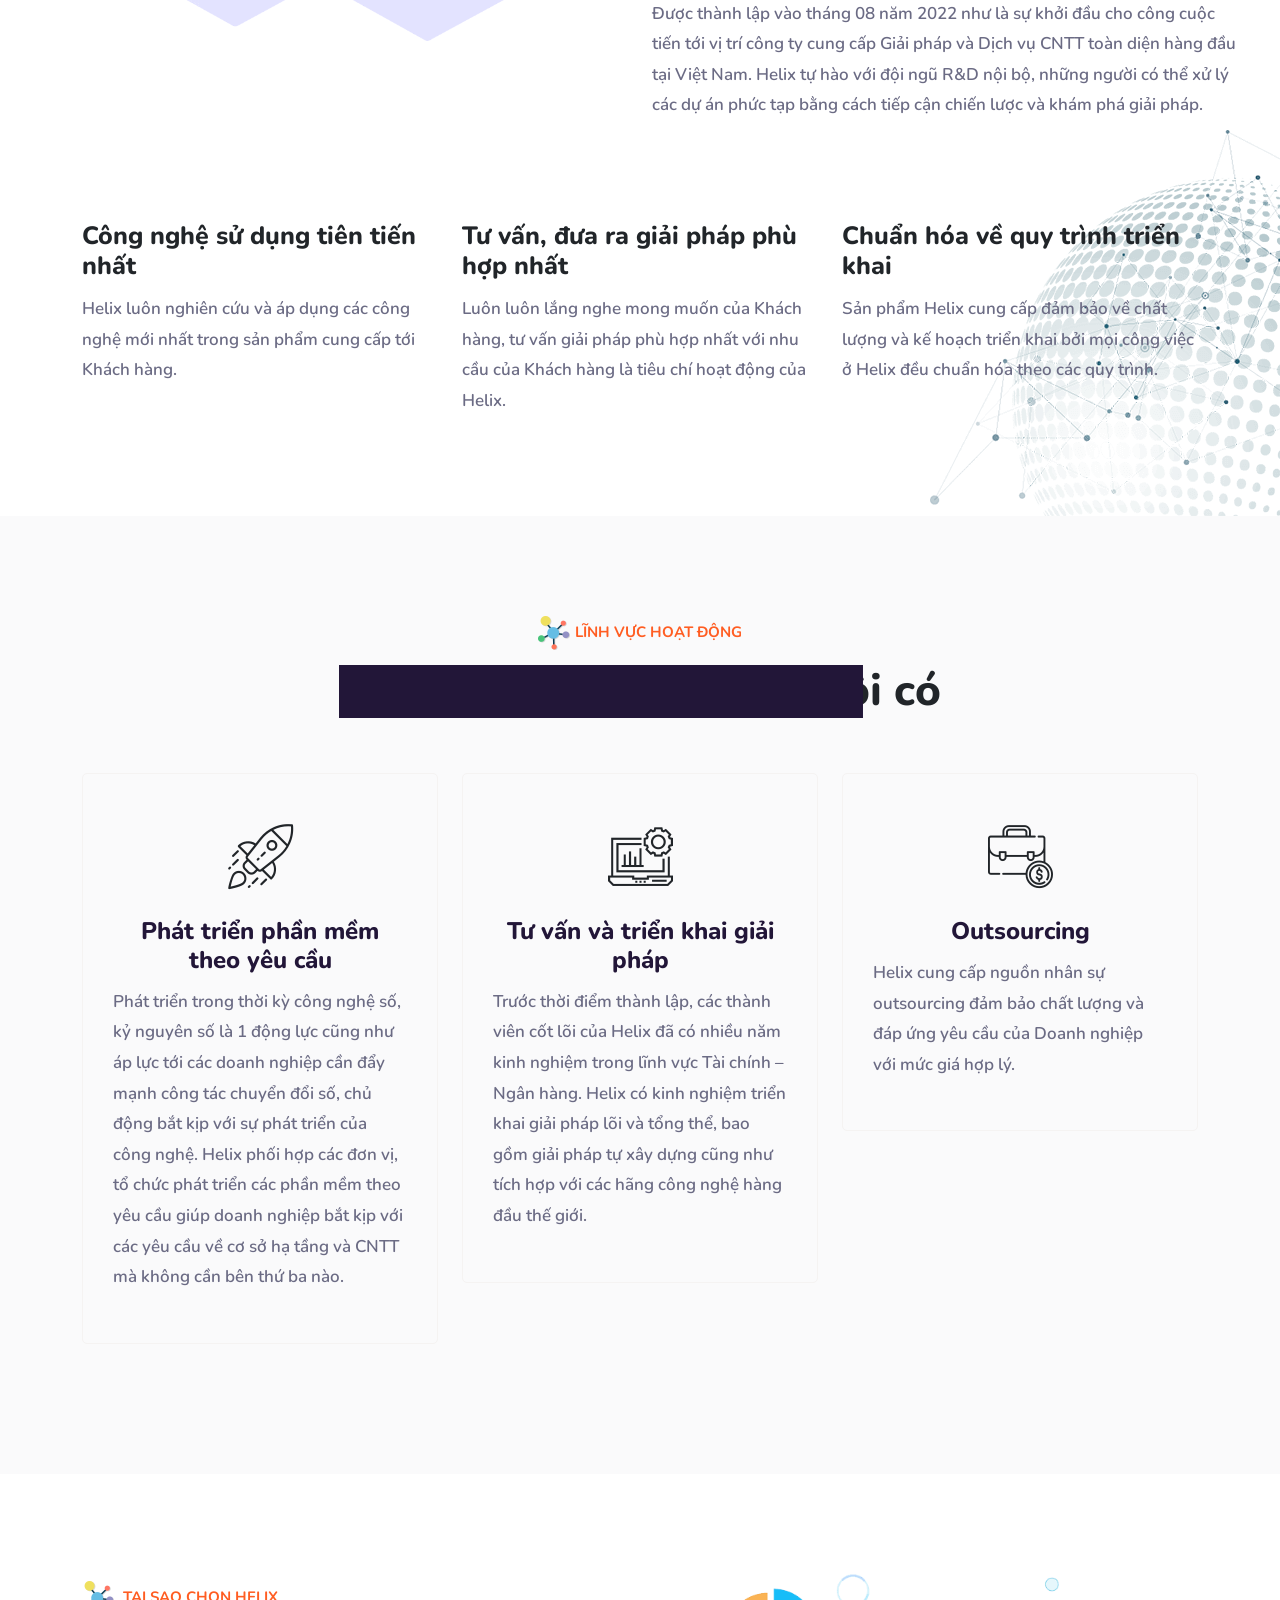
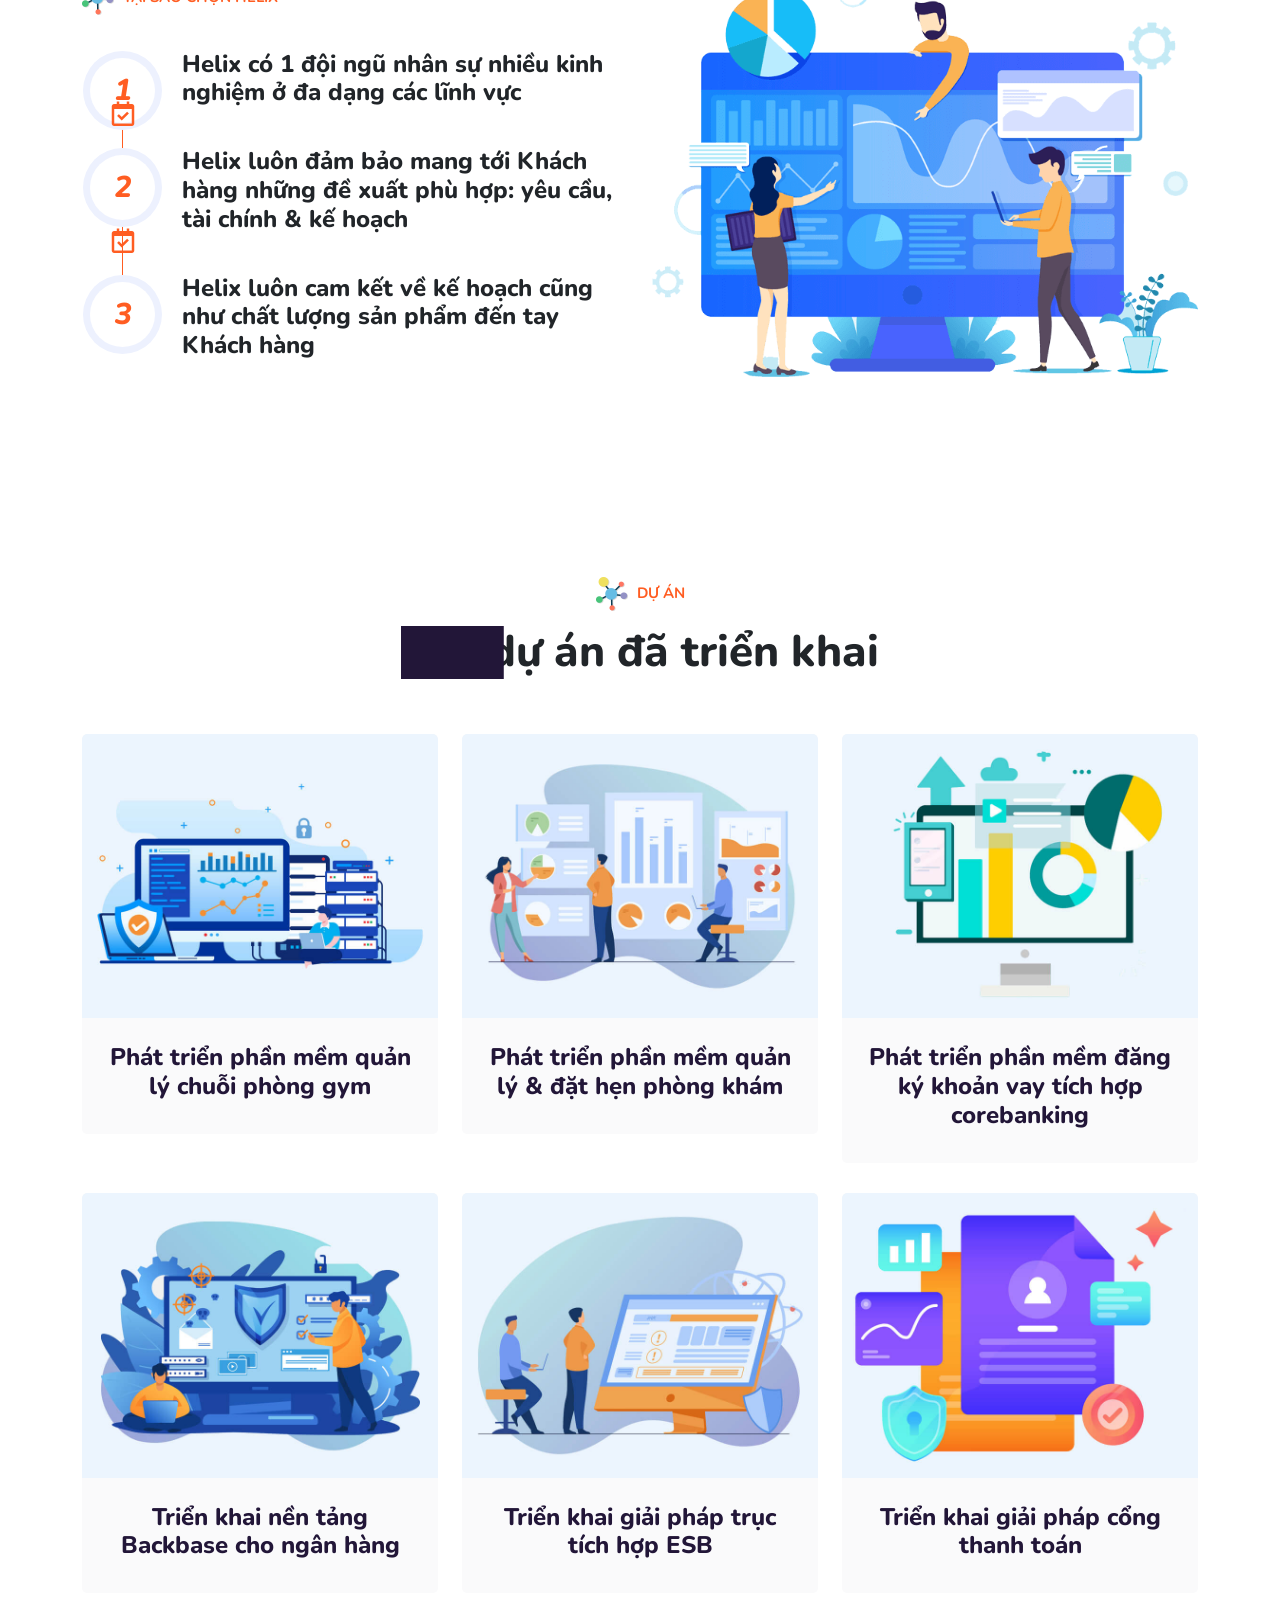
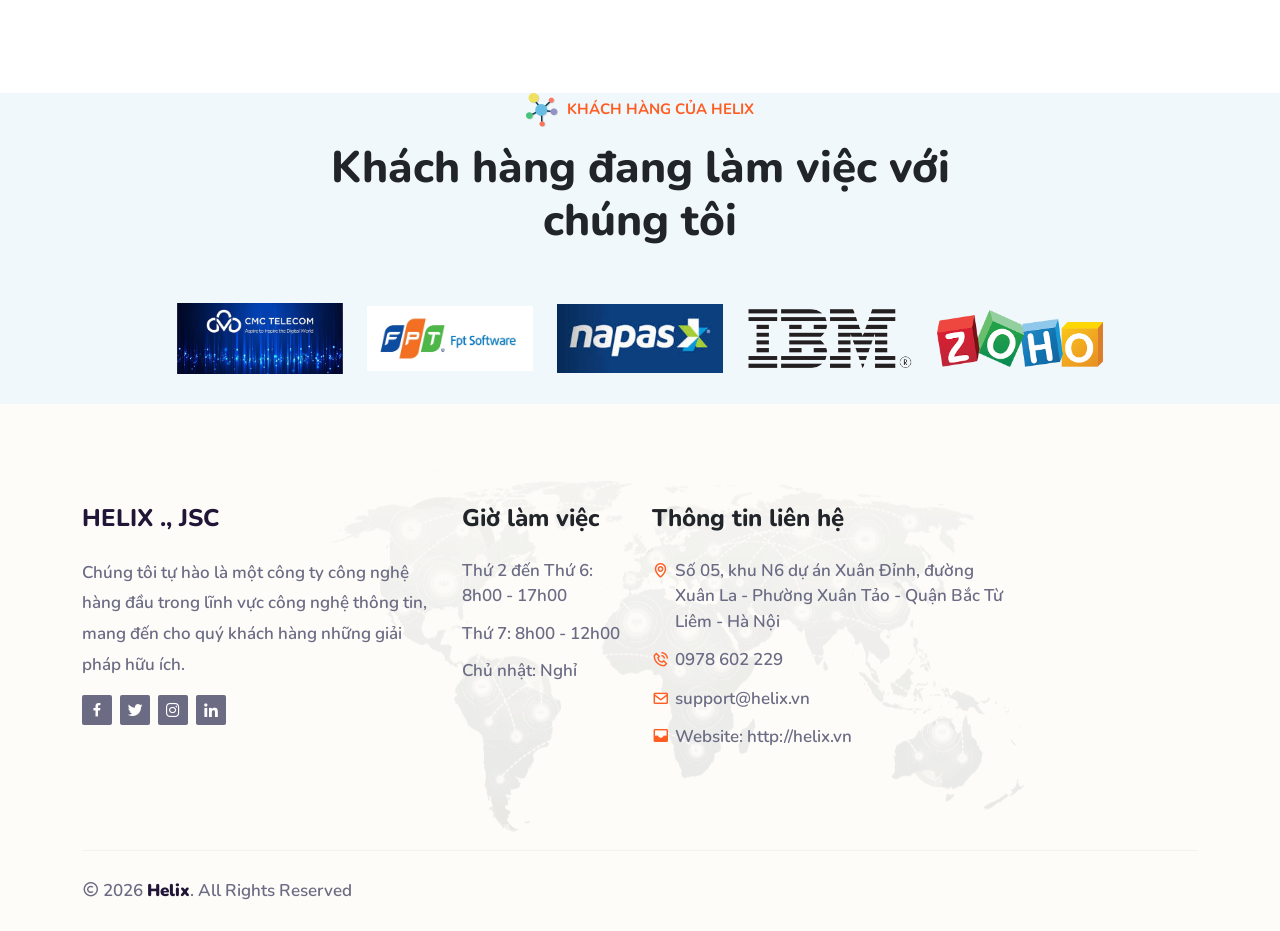
<file: index-bak06122022.html>
<!DOCTYPE html>
<html lang="zxx">

<head>
    <!-- Required meta tags -->
    <meta charset="utf-8" />
    <meta name="viewport" content="width=device-width, initial-scale=1, shrink-to-fit=no" />

    <!-- Links of CSS files -->
    <link rel="stylesheet" href="assets/css/bootstrap.min.css" />
    <link rel="stylesheet" href="assets/css/animate.min.css" />
    <link rel="stylesheet" href="assets/css/boxicons.min.css" />
    <link rel="stylesheet" href="assets/css/flaticon.css" />
    <link rel="stylesheet" href="assets/css/nice-select.min.css" />
    <link rel="stylesheet" href="assets/css/rangeSlider.min.css" />
    <link rel="stylesheet" href="assets/css/fancybox.min.css" />
    <link rel="stylesheet" href="assets/css/meanmenu.min.css" />
    <link rel="stylesheet" href="assets/css/owl.carousel.min.css" />
    <link rel="stylesheet" href="assets/css/magnific-popup.min.css" />
    <link rel="stylesheet" href="assets/css/style.css" />
    <link rel="stylesheet" href="assets/css/responsive.css" />
    <link rel="stylesheet" href="assets/css/dark-style.css" />

    <title>Công ty cổ phần Helix</title>

    <link rel="icon" type="image/x-icon" href="assets/img/icon/helix.ico" />
</head>

<body>
    <!-- Dark/Light Toggle -->
    <div class="dark-version">
        <label id="switch" class="switch">
                <input type="checkbox" onchange="toggleTheme()" id="slider" />
                <span class="slider round"></span>
            </label>
    </div>

    <!-- Start Preloader Area -->
    <div class="preloader">
        <div class="loader">
            <div class="sbl-half-circle-spin">
                <div></div>
            </div>
        </div>
    </div>
    <!-- End Preloader Area -->

    <!-- Start Navbar Area -->
    <div class="navbar-area">
        <div class="tracer-responsive-nav">
            <div class="container">
                <div class="tracer-responsive-menu">
                    <div class="logo black-logo">
                        <a href="index.html">
                            <img src="assets/img/logo/helix1-011.png" alt="logo" style="width: 250px; height: auto"  />
                        </a>
                    </div>
                    <div class="logo white-logo">
                        <a href="index.html">
                            <img src="assets/img/logo/helix1-011.png" alt="logo" style="width: 250px; height: auto"   />
                        </a>
                    </div>
                </div>
            </div>
        </div>

        <div class="tracer-nav">
            <div class="container-fluid">
                <nav class="navbar navbar-expand-md navbar-light">
                    <a class="navbar-brand black-logo" href="index.html">
                        <img src="assets/img/logo/helix1-011.png" alt="logo" style="width: 250px; height: auto" />
                    </a>
                    <a class="navbar-brand white-logo" href="index.html">
                        <img src="assets/img/logo/helix1-022.png" alt="logo" style="width: 250px; height: auto" />
                    </a>

                    <div class="collapse navbar-collapse mean-menu">
                        <ul class="navbar-nav" id="myDIV">
                            <li class="nav-item">
                                <a href="#1" class="nav-link active" id="aboutus">Về chúng tôi
                                        <!-- <i class="bx bx-chevron-down"></i> -->
                                    </a>
                            </li>

                            <li class="nav-item">
                                <a href="#2" class="nav-link" id="fieldOfActivity">Lĩnh vực hoạt động
                                        <!-- <i class="bx bx-chevron-down"></i> -->
                                    </a>
                            </li>

                            <li class="nav-item">
                                <a href="#3" class="nav-link" id="project">Các dự án đã triển khai
                                        <!-- <i class="bx bx-chevron-down"></i> -->
                                    </a>
                            </li>

                            <li class="nav-item">
                                <a href="#4" class="nav-link" id="customer">Khách hàng
                                        <!-- <i class="bx bx-chevron-down"></i> -->
                                    </a>
                            </li>
                        </ul>

                        <div class="others-option d-flex align-items-center">
                            <div class="option-item">
                                <form class="search-box">
                                    <input type="text" class="input-search" placeholder="Tìm kiếm" />
                                    <button type="submit">
                                            <i class="flaticon-loupe"></i>
                                        </button>
                                </form>
                            </div>

                        </div>
                    </div>
                </nav>
            </div>
        </div>

        <div class="others-option-for-responsive">
            <div class="container">
                <div class="dot-menu">
                    <div class="inner">
                        <div class="circle circle-one"></div>
                        <div class="circle circle-two"></div>
                        <div class="circle circle-three"></div>
                    </div>
                </div>

                <div class="container">
                    <div class="option-inner">
                        <div class="others-option">
                            <div class="option-item">
                                <form class="search-box">
                                    <input type="text" class="input-search" placeholder="Search for anything" />
                                    <button type="submit">
                                            <i class="flaticon-loupe"></i>
                                        </button>
                                </form>
                            </div>

                            <!-- <div class="option-item">
                                <a href="#" class="default-btn"><i class="flaticon-right"></i>Get
                                        Started<span></span
                                    ></a>
                            </div> -->
                        </div>
                    </div>
                </div>
            </div>
        </div>
    </div>
    <!-- End Navbar Area -->

    <!-- Start Main Banner Area -->
    <div class="main-banner">
        <div class="container-fluid">
            <div class="row">
                <div class="col-lg-5 col-md-12">
                    <div class="main-banner-content">
                        <h1 class="wow animate__animated animate__fadeInLeft" data-wow-delay="00ms" data-wow-duration="1000ms">
                            Công ty công nghệ uy tín và chất lượng nhất
                        </h1>
                        <p class="wow animate__animated animate__fadeInLeft" data-wow-delay="100ms" data-wow-duration="1000ms">
                            Helix luôn nắm bắt và ứng dụng những công nghệ tiên tiến nhất trong các sản phẩm nhằm mang lại trải nghiệm tốt nhất cho Khách hàng của mình.
                        </p>
                        <div class="btn-box">
                            <a href="#1" class="default-btn wow animate__animated animate__fadeInRight" data-wow-delay="200ms" data-wow-duration="1000ms" id="btn-aboutus" onclick="onClickActive()"><i class="flaticon-structure"></i>Về chúng
                                    tôi<span></span
                                ></a>
                            <!-- <a
                                    href="https://www.youtube.com/watch?v=Y5KCDWi7h9o"
                                    class="video-btn wow animate__animated animate__fadeInLeft popup-youtube"
                                    data-wow-delay="300ms"
                                    data-wow-duration="1000ms"
                                    ><i class="flaticon-google-play"></i> Watch
                                    Video</a
                                > -->
                        </div>
                    </div>
                </div>

                <div class="col-lg-7 col-md-12">
                    <div class="main-banner-animation-image">
                        <img src="assets/img/main-banner/banner-one/img1.png" class="wow animate__animated animate__fadeInDown" data-wow-delay="200ms" data-wow-duration="1000ms" alt="image" data-speed="0.06" data-revert="true" />
                        <img src="assets/img/main-banner/banner-one/img2.png" class="wow animate__animated animate__fadeInDown" data-wow-delay="300ms" data-wow-duration="1000ms" alt="image" data-speed="0.06" data-revert="true" />
                        <img src="assets/img/main-banner/banner-one/img3.png" class="wow animate__animated animate__fadeInDown" data-wow-delay="400ms" data-wow-duration="1000ms" alt="image" data-speed="0.06" data-revert="true" />
                        <img src="assets/img/main-banner/banner-one/img4.png" class="wow animate__animated animate__fadeInDown" data-wow-delay="900ms" data-wow-duration="1000ms" alt="image" data-speed="0.06" data-revert="true" />
                        <img src="assets/img/main-banner/banner-one/img5.png" class="wow animate__animated animate__fadeInUp" data-wow-delay="1300ms" data-wow-duration="1000ms" alt="image" data-speed="0.06" data-revert="true" />
                        <img src="assets/img/main-banner/banner-one/img6.png" class="wow animate__animated animate__fadeInDown" data-wow-delay="700ms" data-wow-duration="1000ms" alt="image" data-speed="0.06" data-revert="true" />
                        <img src="assets/img/main-banner/banner-one/img7.png" class="wow animate__animated animate__fadeInDown" data-wow-delay="800ms" data-wow-duration="1000ms" alt="image" data-speed="0.06" data-revert="true" />
                        <img src="assets/img/main-banner/banner-one/img8.png" class="wow animate__animated animate__fadeInDown" data-wow-delay="800ms" data-wow-duration="1000ms" alt="image" data-speed="0.06" data-revert="true" />
                        <img src="assets/img/main-banner/banner-one/img9.png" class="wow animate__animated animate__fadeInDown" data-wow-delay="1000ms" data-wow-duration="1000ms" alt="image" data-speed="0.06" data-revert="true" />
                        <img src="assets/img/main-banner/banner-one/img10.png" class="wow animate__animated animate__fadeInDown" data-wow-delay="100ms" data-wow-duration="1000ms" alt="image" data-speed="0.06" data-revert="true" />
                        <img src="assets/img/main-banner/banner-one/img11.png" class="wow animate__animated animate__fadeInDown" data-wow-delay="300ms" data-wow-duration="1000ms" alt="image" data-speed="0.06" data-revert="true" />
                        <img src="assets/img/main-banner/banner-one/img12.png" class="wow animate__animated animate__fadeInLeft" data-wow-delay="1300ms" data-wow-duration="1000ms" alt="image" data-speed="0.06" data-revert="true" />
                        <img src="assets/img/main-banner/banner-one/main-pic.png" alt="image" />
                    </div>
                </div>
            </div>
        </div>
    </div>
    <!-- End Main Banner Area -->

    <!-- Start About Area -->
    <section class="about-area ptb-100" id="1">
        <div class="container-fluid">
            <div class="row align-items-center">
                <div class="col-lg-6 col-md-12">
                    <div class="about-image wow animate__animated animate__fadeInUp" data-wow-delay="00ms" data-wow-duration="1500ms">
                        <img src="assets/img/about/img1.png" alt="image" />
                    </div>
                </div>

                <div class="col-lg-6 col-md-12">
                    <div class="about-content">
                        <div class="content">
                            <span class="sub-title"><img
                                        src="assets/img/star-icon.png"
                                        alt="image"
                                    />
                                    Về chúng tôi</span
                                >

                                <ul class="features-list">
                                    <li>
                                        <span>
                                            <div class="icon">
                                                <img
                                                    src="assets/img/icon1.png"
                                                    alt="image"
                                                />
                                            </div>
                                            <h3>1 Năm</h3>
                                            <p>Trên thị trường</p>
                                        </span>
                            </li>

                            <li>
                                <span>
                                            <div class="icon">
                                                <img
                                                    src="assets/img/icon1.png"
                                                    alt="image"
                                                />
                                            </div>
                                            <h3>100+</h3>
                                            <p>Thành viên</p>
                                        </span>
                            </li>

                            <li>
                                <span>
                                            <div class="icon">
                                                <img
                                                    src="assets/img/icon1.png"
                                                    alt="image"
                                                />
                                            </div>
                                            <h3>100%</h3>
                                            <p>Chi phí hợp lý</p>
                                        </span>
                            </li>

                            <li>
                                <span>
                                            <div class="icon">
                                                <img
                                                    src="assets/img/icon1.png"
                                                    alt="image"
                                                />
                                            </div>
                                            <h3>80%</h3>
                                            <p>Chuyên gia kỹ thuật</p>
                                        </span>
                            </li>
                            </ul>
                            <p>
                                “The future is here” – Helix được thành lập với mục tiêu phát triển kỷ nguyên số, ứng dụng các sản phẩm, giải pháp và dịch vụ CNTT vào các hoạt động đời thường cũng như các hoạt động thương mại. Khát vọng đem trí tuệ Việt giới thiệu mở rộng ra thị trường
                                quốc tế.
                            </p>
                            <p>
                                Được thành lập vào tháng 08 năm 2022 như là sự khởi đầu cho công cuộc tiến tới vị trí công ty cung cấp Giải pháp và Dịch vụ CNTT toàn diện hàng đầu tại Việt Nam. Helix tự hào với đội ngũ R&D nội bộ, những người có thể xử lý các dự án phức tạp bằng cách
                                tiếp cận chiến lược và khám phá giải pháp.
                            </p>
                        </div>
                    </div>
                </div>
            </div>
        </div>

        <div class="container">
            <div class="about-inner-area">
                <div class="row">
                    <div class="col-lg-4 col-md-6 col-sm-6">
                        <div class="about-text">
                            <h3>Công nghệ sử dụng tiên tiến nhất</h3>
                            <p>
                                Helix luôn nghiên cứu và áp dụng các công nghệ mới nhất trong sản phẩm cung cấp tới Khách hàng.
                            </p>
                            <!-- 
                            <ul class="features-list">
                                <li><i class="flaticon-tick"></i> Activate Listening</li>
                                <li><i class="flaticon-tick"></i> Brilliant minds</li>
                                <li><i class="flaticon-tick"></i> Better. Best. Wow!</li>
                                <li><i class="flaticon-tick"></i> Branding it better!</li>
                            </ul> -->
                        </div>
                    </div>

                    <div class="col-lg-4 col-md-6 col-sm-6">
                        <div class="about-text">
                            <h3>Tư vấn, đưa ra giải pháp phù hợp nhất</h3>
                            <p>
                                Luôn luôn lắng nghe mong muốn của Khách hàng, tư vấn giải pháp phù hợp nhất với nhu cầu của Khách hàng là tiêu chí hoạt động của Helix.
                            </p>

                            <!-- <ul class="features-list">
                                <li><i class="flaticon-tick"></i> Creating. Results.</li>
                                <li><i class="flaticon-tick"></i> Expect more</li>
                                <li><i class="flaticon-tick"></i> Good thinking</li>
                                <li><i class="flaticon-tick"></i> In real we trust</li>
                            </ul> -->
                        </div>
                    </div>

                    <div class="col-lg-4 col-md-6 col-sm-6 offset-lg-0 offset-md-3 offset-sm-3">
                        <div class="about-text">
                            <h3>Chuẩn hóa về quy trình triển khai</h3>
                            <p>
                                Sản phẩm Helix cung cấp đảm bảo về chất lượng và kế hoạch triển khai bởi mọi công việc ở Helix đều chuẩn hóa theo các quy trình.
                            </p>

                            <!-- <ul class="features-list">
                                <li><i class="flaticon-tick"></i> Stay real. Always.</li>
                                <li><i class="flaticon-tick"></i> We have you covered</li>
                                <li><i class="flaticon-tick"></i> We turn heads</li>
                                <li><i class="flaticon-tick"></i> Your brand, promoted</li>
                            </ul> -->
                        </div>
                    </div>
                </div>
            </div>
        </div>

        <div class="circle-shape1">
            <img src="assets/img/shape/circle-shape1.png" alt="image" />
        </div>
    </section>
    <!-- End About Area -->

    <!-- Start History Area -->
    <!-- <section class="history-area ptb-100 bg-fafafb">
            <div class="container">
                <div class="section-title">
                    <span class="sub-title"
                        ><img src="assets/img/star-icon.png" alt="image" /> Our
                        History</span
                    >
                    <h2>History Begins in 2010<span class="overlay"></span></h2>
                </div>

                <ol class="timeline history-timeline">
                    <li class="timeline-block">
                        <div class="timeline-date">
                            <span>2010</span>
                            February 20
                            <sup>th</sup>
                        </div>

                        <div class="timeline-icon">
                            <span class="dot-badge"></span>
                        </div>

                        <div class="timeline-content">
                            <div class="row align-items-center">
                                <div class="col-lg-7 col-md-12">
                                    <div class="content">
                                        <h3>Founded</h3>
                                        <p>
                                            Real innovations and a positive
                                            customer experience are the heart of
                                            successful communication. Lorem
                                            ipsum dolor sit amet, sectetur
                                            adipiscing elit, tempor incididunt
                                            ut labore et dolore magna.
                                        </p>
                                    </div>
                                </div>

                                <div class="col-lg-5 col-md-12">
                                    <div class="image" data-tilt>
                                        <img
                                            src="assets/img/history/img1.jpg"
                                            alt="image"
                                        />
                                    </div>
                                </div>
                            </div>
                        </div>
                    </li>

                    <li class="timeline-block">
                        <div class="timeline-date">
                            <span>2013</span>
                            January 14
                            <sup>th</sup>
                        </div>

                        <div class="timeline-icon">
                            <span class="dot-badge"></span>
                        </div>

                        <div class="timeline-content">
                            <div class="row align-items-center">
                                <div class="col-lg-7 col-md-12">
                                    <div class="content">
                                        <h3>Global Success</h3>
                                        <p>
                                            Real innovations and a positive
                                            customer experience are the heart of
                                            successful communication. Lorem
                                            ipsum dolor sit amet, sectetur
                                            adipiscing elit, tempor incididunt
                                            ut labore et dolore magna.
                                        </p>
                                    </div>
                                </div>

                                <div class="col-lg-5 col-md-12">
                                    <div class="image" data-tilt>
                                        <img
                                            src="assets/img/history/img2.jpg"
                                            alt="image"
                                        />
                                    </div>
                                </div>
                            </div>
                        </div>
                    </li>

                    <li class="timeline-block">
                        <div class="timeline-date">
                            <span>2016</span>
                            March 25
                            <sup>th</sup>
                        </div>

                        <div class="timeline-icon">
                            <span class="dot-badge"></span>
                        </div>

                        <div class="timeline-content">
                            <div class="row align-items-center">
                                <div class="col-lg-7 col-md-12">
                                    <div class="content">
                                        <h3>Founded Data Center</h3>
                                        <p>
                                            Real innovations and a positive
                                            customer experience are the heart of
                                            successful communication. Lorem
                                            ipsum dolor sit amet, sectetur
                                            adipiscing elit, tempor incididunt
                                            ut labore et dolore magna.
                                        </p>
                                    </div>
                                </div>

                                <div class="col-lg-5 col-md-12">
                                    <div class="image" data-tilt>
                                        <img
                                            src="assets/img/history/img3.jpg"
                                            alt="image"
                                        />
                                    </div>
                                </div>
                            </div>
                        </div>
                    </li>

                    <li class="timeline-block">
                        <div class="timeline-date">
                            <span>2021</span>
                            December 10
                            <sup>th</sup>
                        </div>

                        <div class="timeline-icon">
                            <span class="dot-badge"></span>
                        </div>

                        <div class="timeline-content">
                            <div class="row align-items-center">
                                <div class="col-lg-7 col-md-12">
                                    <div class="content">
                                        <h3>International Award</h3>
                                        <p>
                                            Real innovations and a positive
                                            customer experience are the heart of
                                            successful communication. Lorem
                                            ipsum dolor sit amet, sectetur
                                            adipiscing elit, tempor incididunt
                                            ut labore et dolore magna.
                                        </p>
                                    </div>
                                </div>

                                <div class="col-lg-5 col-md-12">
                                    <div class="image" data-tilt>
                                        <img
                                            src="assets/img/history/img4.jpg"
                                            alt="image"
                                        />
                                    </div>
                                </div>
                            </div>
                        </div>
                    </li>
                </ol>
            </div>
        </section> -->
    <!-- End History Area -->

    <!-- Start Service Area -->
    <section class="history-area ptb-100 bg-fafafb" id="2">
        <div class="container">
            <div class="section-title">
                <span class="sub-title"><img src="assets/img/star-icon.png" alt="image" />Lĩnh
                        vực hoạt động
                    </span>
                <h2>
                    Chỉ cần bạn cần, chúng tôi có
                    <span class="overlay"></span>
                </h2>
            </div>

            <div class="row">
                <div class="col-lg-4 col-md-6 col-sm-6">
                    <div class="single-solutions-box wow animate__animated animate__fadeInUp" data-wow-delay="00ms" data-wow-duration="1500ms">
                        <div class="icon">
                            <i class="flaticon-rocket"></i>
                        </div>
                        <h3>
                            <a href="#">Phát triển phần mềm theo yêu cầu</a
                                >
                            </h3>
                            <p style="text-align: left">
                                Phát triển trong thời kỳ công nghệ số, kỷ nguyên
                                số là 1 động lực cũng như áp lực tới các doanh
                                nghiệp cần đẩy mạnh công tác chuyển đổi số, chủ
                                động bắt kịp với sự phát triển của công nghệ.
                                Helix phối hợp các đơn vị, tổ chức phát triển
                                các phần mềm theo yêu cầu giúp doanh nghiệp bắt
                                kịp với các yêu cầu về cơ sở hạ tầng và CNTT mà
                                không cần bên thứ ba nào.
                            </p>
                        </div>
                    </div>

                    <div class="col-lg-4 col-md-6 col-sm-6">
                        <div
                            class="single-solutions-box wow animate__animated animate__fadeInUp"
                            data-wow-delay="100ms"
                            data-wow-duration="1500ms"
                        >
                            <div class="icon">
                                <i class="flaticon-laptop"></i>
                            </div>
                            <h3>
                                <a href="#"
                                    >Tư vấn và triển khai giải pháp</a
                                >
                            </h3>
                            <p style="text-align: left">
                                Trước thời điểm thành lập, các thành viên cốt
                                lõi của Helix đã có nhiều năm kinh nghiệm trong
                                lĩnh vực Tài chính – Ngân hàng. Helix có kinh
                                nghiệm triển khai giải pháp lõi và tổng thể, bao
                                gồm giải pháp tự xây dựng cũng như tích hợp với
                                các hãng công nghệ hàng đầu thế giới.
                            </p>
                        </div>
                    </div>

                    <div class="col-lg-4 col-md-6 col-sm-6">
                        <div
                            class="single-solutions-box wow animate__animated animate__fadeInUp"
                            data-wow-delay="200ms"
                            data-wow-duration="1500ms"
                        >
                            <div class="icon">
                                <i class="flaticon-money"></i>
                            </div>
                            <h3>
                                <a href="#">Outsourcing</a>
                        </h3>
                        <p style="text-align: left">
                            Helix cung cấp nguồn nhân sự outsourcing đảm bảo chất lượng và đáp ứng yêu cầu của Doanh nghiệp với mức giá hợp lý.
                        </p>
                    </div>
                </div>
            </div>
        </div>
    </section>
    <!-- End Service Area -->

    <!-- Start How It's Work Area -->
    <section class="how-its-work-area ptb-100">
        <div class="container">
            <div class="row align-items-center">
                <div class="col-lg-6 col-md-12">
                    <div class="how-its-work-content">
                        <span class="sub-title"><img
                                    src="assets/img/star-icon.png"
                                    alt="image"
                                />
                                Tại sao chọn Helix</span
                            >
                            <!-- <h2>
                            Tại sao chọn Helix khi cần phát triển phần mềm theo yêu cầu?
                            <span class="overlay"></span>
                        </h2> -->
                        <!-- <p>
                                Lorem ipsum dolor sit amet, consectetur
                                adipiscing elit, sed do eiusmod tempor
                                incididunt ut labore et dolore magna.
                            </p> -->
                        <div class="inner-box">
                            <div class="single-item">
                                <div class="count-box">1</div>
                                <h3>
                                    Helix có 1 đội ngũ nhân sự nhiều kinh nghiệm ở đa dạng các lĩnh vực
                                </h3>
                                <!-- <p>
                                        Dolor sit amet consectetur elit eiusmod
                                        tempor incidi dunt labore dolore magna
                                        aliqua enim.
                                    </p> -->
                            </div>
                            <div class="single-item">
                                <div class="count-box">2</div>
                                <h3>
                                    Helix luôn đảm bảo mang tới Khách hàng những đề xuất phù hợp: yêu cầu, tài chính & kế hoạch
                                </h3>
                                <!-- <p>
                                        Dolor sit amet consectetur elit eiusmod
                                        tempor incidi dunt labore dolore magna
                                        aliqua enim.
                                    </p> -->
                            </div>
                            <div class="single-item">
                                <div class="count-box">3</div>
                                <h3>
                                    Helix luôn cam kết về kế hoạch cũng như chất lượng sản phẩm đến tay Khách hàng
                                </h3>
                                <!-- <p>
                                        Dolor sit amet consectetur elit eiusmod
                                        tempor incidi dunt labore dolore magna
                                        aliqua enim.
                                    </p> -->
                            </div>
                        </div>
                    </div>
                </div>

                <div class="col-lg-6 col-md-12">
                    <div class="how-its-work-image" data-tilt>
                        <img src="assets/img/how-its-work.png" alt="image" />
                    </div>
                </div>
            </div>
        </div>
    </section>
    <!-- End How It's Work Area -->

    <!-- Start How It's Work Area -->
    
    <!-- End How It's Work Area -->

    <!-- Start Projects Area -->
    <section class="projects-area pt-100 pb-70" id="3">
        <div class="section-title">
            <span class="sub-title"><img src="assets/img/star-icon.png" alt="image" /> Dự
                    án</span
                >
                <h2>Các dự án đã triển khai<span class="overlay"></span></h2>
        </div>
        <div class="container">
            <div class="row">
                <div class="col-lg-4 col-md-6">
                    <div class="single-projects-box">
                        <div class="image">
                            <img src="assets/img/projects/img1.jpg" alt="image" />

                            <!-- <a href="#" class="link-btn"><i class="bx bx-plus"></i></a> -->
                        </div>

                        <div class="content">
                            <h3>
                                <a href="#">Phát triển phần mềm quản lý chuỗi phòng
                                        gym</a
                                    >
                                </h3>
                                <!-- <span>Web Project</span> -->
                            </div>
                        </div>
                    </div>
                    <div class="col-lg-4 col-md-6">
                        <div class="single-projects-box">
                            <div class="image">
                                <img
                                    src="assets/img/projects/img2.jpg"
                                    alt="image"
                                />

                                <!-- <a href="#" class="link-btn"><i class="bx bx-plus"></i></a> -->
                        </div>

                        <div class="content">
                            <h3>
                                <a href="#">Phát triển phần mềm quản lý & đặt hẹn
                                        phòng khám</a
                                    >
                                </h3>
                                <!-- <span>Web Project</span> -->
                            </div>
                        </div>
                    </div>
                    <div class="col-lg-4 col-md-6">
                        <div class="single-projects-box">
                            <div class="image">
                                <img
                                    src="assets/img/projects/img3.jpg"
                                    alt="image"
                                />

                                <!-- <a href="#" class="link-btn"><i class="bx bx-plus"></i></a> -->
                        </div>

                        <div class="content">
                            <h3>
                                <a href="#">Phát triển phần mềm đăng ký khoản vay
                                        tích hợp corebanking</a
                                    >
                                </h3>
                                <!-- <span>Web Project</span> -->
                            </div>
                        </div>
                    </div>
                    <div class="col-lg-4 col-md-6">
                        <div class="single-projects-box">
                            <div class="image">
                                <img
                                    src="assets/img/projects/img4.jpg"
                                    alt="image"
                                />

                                <!-- <a href="#" class="link-btn"
                                    ><i class="bx bx-plus"></i
                                ></a> -->
                        </div>

                        <div class="content">
                            <h3>
                                <a href="#">Triển khai nền tảng Backbase cho ngân
                                        hàng</a
                                    >
                                </h3>
                                <!-- <span>Web Project</span> -->
                            </div>
                        </div>
                    </div>
                    <div class="col-lg-4 col-md-6">
                        <div class="single-projects-box">
                            <div class="image">
                                <img
                                    src="assets/img/projects/img5.jpg"
                                    alt="image"
                                />

                                <!-- <a href="#" class="link-btn"
                                    ><i class="bx bx-plus"></i
                                ></a> -->
                        </div>

                        <div class="content">
                            <h3>
                                <a href="#">Triển khai giải pháp trục tích hợp
                                        ESB</a
                                    >
                                </h3>
                                <!-- <span>Web Project</span> -->
                            </div>
                        </div>
                    </div>
                    <div class="col-lg-4 col-md-6">
                        <div class="single-projects-box">
                            <div class="image">
                                <img
                                    src="assets/img/projects/img6.jpg"
                                    alt="image"
                                />

                                <!-- <a href="#" class="link-btn"
                                    ><i class="bx bx-plus"></i
                                ></a> -->
                        </div>

                        <div class="content">
                            <h3>
                                <a href="#">Triển khai giải pháp cổng thanh toán</a
                                    >
                                </h3>
                                <!-- <span>Web Project</span> -->
                            </div>
                        </div>
                    </div>
                </div>
            </div>
        </section>
        <!-- End Projects Area -->

        <!-- Start Testimonials Area -->
        <section class="testimonials-area bg-f1f8fb" id="4">
            <div class="container">
                <div class="section-title">
                    <span class="sub-title"
                        ><img src="assets/img/star-icon.png" alt="image" />
                        Khách hàng của Helix</span
                    >
                    <h2>
                        Khách hàng đang làm việc với chúng tôi<span
                            class="overlay"
                        ></span>
                    </h2>
                    <!-- <p>
                        Lorem ipsum dolor sit amet, consectetur adipiscing elit,
                        sed do eiusmod tempor incididunt ut labore et dolore
                        magna.
                    </p> -->
                </div>

                <div class="row align-items-center" style="justify-content: center;">
                    <div class="col-lg-2 col-6 col-sm-4 col-md-4">
                        <div
                            class="single-partner-item wow animate__animated animate__fadeInUp"
                            data-wow-delay="00ms"
                            data-wow-duration="1500ms"
                        >
                            <img
                                src="assets/img/doitac/cmc.jpg"
                                alt="image"
                            />
                        </div>
                    </div>

                    <div class="col-lg-2 col-6 col-sm-4 col-md-4">
                        <div
                            class="single-partner-item wow animate__animated animate__fadeInUp"
                            data-wow-delay="100ms"
                            data-wow-duration="1500ms"
                        >
                            <img
                                src="assets/img/doitac/fpt.jpg"
                                alt="image"
                            />
                        </div>
                    </div>

                    <div class="col-lg-2 col-6 col-sm-4 col-md-4">
                        <div
                            class="single-partner-item wow animate__animated animate__fadeInUp"
                            data-wow-delay="200ms"
                            data-wow-duration="1500ms"
                        >
                            <img
                                src="assets/img/doitac/napas.jfif"
                                alt="image"
                            />
                        </div>
                    </div>
					<div class="col-lg-2 col-6 col-sm-4 col-md-4">
                        <div
                            class="single-partner-item wow animate__animated animate__fadeInUp"
                            data-wow-delay="200ms"
                            data-wow-duration="1500ms"
                        >
                            <img
                                src="assets/img/doitac/IBM-logo.png"
                                alt="image"
                            />
                        </div>
                    </div>
                    <div class="col-lg-2 col-6 col-sm-4 col-md-4">
                        <div
                            class="single-partner-item wow animate__animated animate__fadeInUp"
                            data-wow-delay="300ms"
                            data-wow-duration="1500ms"
                        >
                            <img
                                src="assets/img/doitac/zoho.png"
                                alt="image"
                            />
                        </div>
                    </div>

                </div>
            </div>

    </section>
    <!-- End Testimonials Area -->

    <!-- Start Footer Area -->
    <footer class="footer-area bg-color">
        <div class="container">
            <div class="row">
                <div class="col-lg-4 col-md-6 col-sm-6">
                    <div class="single-footer-widget">
                        <a href="index.html" class="logo black-logo">
                            <!-- <img src="assets/img/logo/helix1-011.png" alt="logo" style="width: 250px; height: auto" /> -->
                            <h3>HELIX ., JSC</h3>
                        </a>
                                <a href="index.html" class="logo white-logo">
                                    <img src="assets/img/logo/helix1-022.png" alt="logo" style="width: 250px; height: auto" />
                                </a>
                                <p>
                                    Chúng tôi tự hào là một công ty công nghệ hàng đầu trong lĩnh vực công nghệ thông tin, mang đến cho quý khách hàng những giải pháp hữu ích.
                                </p>
                                <ul class="social-link">
                                    <li>
                                        <a href="#" class="d-block" target="_blank"><i class="bx bxl-facebook"></i
                                    ></a>
                                    </li>
                                    <li>
                                        <a href="#" class="d-block" target="_blank"><i class="bx bxl-twitter"></i
                                    ></a>
                                    </li>
                                    <li>
                                        <a href="#" class="d-block" target="_blank"><i class="bx bxl-instagram"></i
                                    ></a>
                                    </li>
                                    <li>
                                        <a href="#" class="d-block" target="_blank"><i class="bx bxl-linkedin"></i
                                    ></a>
                                    </li>
                                </ul>
                        </div>
                    </div>

                    <div class="col-lg-2 col-md-6 col-sm-6">
                        <div class="single-footer-widget">
                            <h3>Giờ làm việc</h3>
                            <ul class="footer-links-list">
                                <li>
                                    <a href="#">Thứ 2 đến Thứ 6: 8h00 - 17h00</a
                                    >
                                </li>
                                <li>
                                    <a href="#">Thứ 7: 8h00 - 12h00</a>
                                </li>
                                <li>
                                    <a href="#">Chủ nhật: Nghỉ</a>
                                </li>
                            </ul>
                        </div>
                    </div>

                    <!-- <div class="col-lg-2 col-md-6 col-sm-6">
                    <div class="single-footer-widget">
                        <h3>Khách hàng</h3>
                        <ul class="footer-links-list">
                            <li><a href="team-1.html">Zoho</a></li>
                            <li>
                                <a href="services-1.html">CMC Global</a>
                            </li>
                            <li>
                                <a href="testimonials.html">FIS</a>
                            </li>
                            <li>
                                <a href="single-services-1.html">Napas</a>
                            </li>
                        </ul>
                    </div>
                </div> -->

                    <div class="col-lg-4 col-md-6 col-sm-6">
                        <div class="single-footer-widget">
                            <h3>Thông tin liên hệ</h3>
                            <ul class="footer-contact-info">
                                <li>
                                    <i class="bx bx-map"></i>Số 05, khu N6 dự án Xuân Đỉnh, đường Xuân La - Phường Xuân Tảo - Quận Bắc Từ Liêm - Hà Nội
                                </li>
                                <li>
                                    <i class="bx bx-phone-call"></i
                                    ><a href="#">0978 602 229</a>
                                </li>
                                <li>
                                    <i class="bx bx-envelope"></i
                                    ><a href="#">support@helix.vn</a>
                                </li>
                                <li>
                                    <i class="bx bxs-inbox"></i
                                    ><a href="#">Website: http://helix.vn</a>
                                </li>
                            </ul>
                        </div>
                    </div>
                </div>

                <div class="footer-bottom-area">
                    <div class="row align-items-center">
                        <div class="col-lg-6 col-md-6">
                            <p>
                                <i class="bx bx-copyright"></i>
                                    <script>
                                        document.write(new Date().getFullYear());
                                    </script>
                                    <strong>Helix</strong>. All Rights Reserved
                                    </p>
                        </div>
                        <!-- 
                        <div class="col-lg-6 col-md-6">
                            <ul>
                                <li>
                                    <a href="privacy-policy.html"
                                        >Privacy Policy</a
                                    >
                                </li>
                                <li>
                                    <a href="terms-of-service.html"
                                        >Terms & Conditions</a
                                    >
                                </li>
                            </ul>
                        </div> -->
                    </div>
                </div>
            </div>

            <div class="footer-map">
                <img src="assets/img/footer-map.png" alt="image" />
            </div>
            </footer>
            <!-- End Footer Area -->

            <div class="go-top"><i class="flaticon-up"></i></div>

            <script>
                $(document).ready(function() {
                    $("a[href*=#]").bind("click", function(e) {
                        e.preventDefault(); // prevent hard jump, the default behavior
                        debugger;
                        var target = $(this).attr("href"); // Set the target as variable
                        console.log("target", target);
                        // perform animated scrolling by getting top-position of target-element and set it as scroll target
                        $("html, body")
                            .stop()
                            .animate({
                                    scrollTop: $(target).offset().top,
                                },
                                600,
                                function() {
                                    location.hash = target; //attach the hash (#jumptarget) to the pageurl
                                }
                            );

                        return false;
                    });
                });

                $(window)
                    .scroll(function() {
                        var scrollDistance = $(window).scrollTop();

                        // Show/hide menu on scroll
                        //if (scrollDistance >= 850) {
                        //		$('nav').fadeIn("fast");
                        //} else {
                        //		$('nav').fadeOut("fast");
                        //}

                        // Assign active class to nav links while scolling
                        $(".page-section").each(function(i) {
                            if ($(this).position().top <= scrollDistance) {
                                $(".navigation a.active").removeClass("active");
                                $(".navigation a").eq(i).addClass("active");
                            }
                        });
                    })
                    .scroll();
            </script>

            <!-- <script>
                // Add active class to the current button (highlight it)
                var header = document.getElementById("myDIV");
                var navLinks = header.getElementsByClassName("nav-link");
                for (var i = 0; i < navLinks.length; i++) {
                    navLinks[i].addEventListener("click", function() {
                        var current = document.getElementsByClassName("active");
                        if (current.length > 0) {
                            current[0].className = current[0].className.replace(" active", "");
                        }
                        this.className += " active";
                    });
                }
            </script> -->



            <!-- Links of JS files -->
            <script src="assets/js/jquery.min.js"></script>
            <script src="assets/js/bootstrap.bundle.min.js"></script>
            <script src="assets/js/owl.carousel.min.js"></script>
            <script src="assets/js/magnific-popup.min.js"></script>
            <script src="assets/js/tilt.jquery.min.js"></script>
            <script src="assets/js/meanmenu.min.js"></script>
            <script src="assets/js/nice-select.min.js"></script>
            <script src="assets/js/rangeSlider.min.js"></script>
            <script src="assets/js/sticky-sidebar.min.js"></script>
            <script src="assets/js/fancybox.min.js"></script>
            <script src="assets/js/isotope.pkgd.min.js"></script>
            <script src="assets/js/TweenMax.min.js"></script>
            <script src="assets/js/ScrollMagic.min.js"></script>
            <script src="assets/js/animation.gsap.min.js"></script>
            <script src="assets/js/debug.addIndicators.min.js"></script>
            <script src="assets/js/wow.min.js"></script>
            <script src="assets/js/form-validator.min.js"></script>
            <script src="assets/js/contact-form-script.js"></script>
            <script src="assets/js/ajaxchimp.min.js"></script>
            <script src="assets/js/main.js"></script>

            <!-- <script>
                // Cache selectors
                debugger;
                var topMenu = $("#myDIV"),
                    topMenuHeight = topMenu.outerHeight() + 15,
                    // All list items
                    menuItems = topMenu.find("a"),
                    // Anchors corresponding to menu items
                    scrollItems = menuItems.map(function() {
                        var item = $($(this).attr("href"));
                        if (item.length) {
                            return item;
                        }
                    });

                // Bind to scroll
                $(window).scroll(function() {
                    // Get container scroll position
                    var fromTop = $(this).scrollTop() + topMenuHeight;

                    // Get id of current scroll item
                    var cur = scrollItems.map(function() {
                        if ($(this).offset().top < fromTop)
                            return this;
                    });
                    // Get the id of the current element
                    cur = cur[cur.length - 1];
                    var id = cur && cur.length ? cur[0].id : "";
                    // Set/remove active class
                    menuItems
                        .parent().removeClass("active")
                        .end().filter("[href='#" + id + "']").parent().addClass("active");
                });​
            </script> -->
</body>

</html>
</file>
<file: assets/css/flaticon.css>
/*
Flaticon icon font: Flaticon
*/
@font-face {
	font-family: "Flaticon";
	src: url("../../assets/fonts/Flaticon.eot");
	src: url("../../assets/fonts/Flaticon.eot?#iefix") format("embedded-opentype"),
	url("../../assets/fonts/Flaticon.woff2") format("woff2"),
	url("../../assets/fonts/Flaticon.woff") format("woff"),
	url("../../assets/fonts/Flaticon.ttf") format("truetype"),
	url("../../assets/fonts/Flaticon.svg#Flaticon") format("svg");
	font-weight: normal;
	font-style: normal;
}
@media screen and (-webkit-min-device-pixel-ratio:0) {
	@font-face {
		font-family: "Flaticon";
		src: url("../../assets/fonts/Flaticon.svg#Flaticon") format("svg");
	}
}
[class^="flaticon-"]:before, [class*=" flaticon-"]:before,
[class^="flaticon-"]:after, [class*=" flaticon-"]:after {   
	font-family: Flaticon;
	font-style: normal;
}

.flaticon-user:before { content: "\f100"; }
.flaticon-right:before { content: "\f101"; }
.flaticon-refresh:before { content: "\f102"; }
.flaticon-left:before { content: "\f103"; }
.flaticon-right-1:before { content: "\f104"; }
.flaticon-left-1:before { content: "\f105"; }
.flaticon-right-quote:before { content: "\f106"; }
.flaticon-left-quote:before { content: "\f107"; }
.flaticon-calendar:before { content: "\f108"; }
.flaticon-rocket:before { content: "\f109"; }
.flaticon-laptop:before { content: "\f10a"; }
.flaticon-money:before { content: "\f10b"; }
.flaticon-google-play:before { content: "\f10c"; }
.flaticon-loupe:before { content: "\f10d"; }
.flaticon-up:before { content: "\f10e"; }
.flaticon-tick:before { content: "\f10f"; }
.flaticon-agendas:before { content: "\f110"; }
.flaticon-team:before { content: "\f111"; }
.flaticon-factory:before { content: "\f112"; }
.flaticon-hospital:before { content: "\f113"; }
.flaticon-tracking:before { content: "\f114"; }
.flaticon-investment:before { content: "\f115"; }
.flaticon-house:before { content: "\f116"; }
.flaticon-order:before { content: "\f117"; }
.flaticon-family-insurance:before { content: "\f118"; }
.flaticon-bitcoin:before { content: "\f119"; }
.flaticon-segmentation:before { content: "\f11a"; }
.flaticon-analytics:before { content: "\f11b"; }
.flaticon-settings:before { content: "\f11c"; }
.flaticon-analysis:before { content: "\f11d"; }
.flaticon-structure:before { content: "\f11e"; }
.flaticon-idea:before { content: "\f11f"; }
.flaticon-earth-day:before { content: "\f120"; }
.flaticon-history:before { content: "\f121"; }
.flaticon-shopping-basket:before { content: "\f122"; }
.flaticon-price-tag:before { content: "\f123"; }
.flaticon-teacher:before { content: "\f124"; }
.flaticon-stopwatch:before { content: "\f125"; }
.flaticon-distance-education:before { content: "\f126"; }
.flaticon-web:before { content: "\f127"; }
.flaticon-open-padlock:before { content: "\f128"; }
.flaticon-share:before { content: "\f129"; }
.flaticon-notebook:before { content: "\f12a"; }
.flaticon-lock:before { content: "\f12b"; }
.flaticon-book:before { content: "\f12c"; }
.flaticon-shopping-cart:before { content: "\f12d"; }
.flaticon-view:before { content: "\f12e"; }
</file>
<file: assets/css/style.css>
/*
@File: Tracer Template Styles

* This file contains the styling for the actual template, this
is the file you need to edit to change the look of the
template.

This files table contents are outlined below>>>>>

*******************************************
*******************************************

** - Default CSS
** - Preloader Area CSS
** - Navbar Area CSS
** - Main Banner Area CSS
** - Solutions Area CSS
** - About Area CSS
** - Our Mission Area CSS
** - Boxes Area CSS
** - Funfacts Area CSS
** - What We Do Area CSS
** - History Area CSS
** - Services Area CSS
** - Services Details Area CSS
** - Featured Services Area CSS
** - How It's Work Area CSS
** - Courses Area CSS
** - Courses Details Area CSS
** - Why Choose Us Area CSS
** - Case Study Area CSS
** - Projects Area CSS
** - CaseStudy/Projects Details Area CSS
** - Scientist Area CSS
** - Explore Learning Area CSS
** - FAQ Area CSS
** - Industries Serve Area CSS
** - Gallery Area CSS
** - Products Area CSS
** - Products Details Area CSS
** - Cart Area CSS
** - Checkout Area CSS
** - Upcoming Bootcamps Area CSS
** - Events Area CSS
** - Events Details Area CSS
** - 404 Error Area CSS
** - Testimonials Area CSS
** - Partner Area CSS
** - Blog Area CSS
** - Blog Details Area CSS
** - Project Start Area CSS
** - Page Title Area CSS
** - Pagination CSS
** - Widget Sidebar CSS
** - Profile Authentication Area CSS
** - Coming Soon Area CSS
** - Privacy Policy Area CSS
** - Terms of Service Area CSS
** - Purchase Guide Area CSS
** - Membership Levels Area CSS
** - Contact Area CSS
** - Subscribe Area CSS
** - Footer Area CSS
** - Go Top CSS
*/


/*================================================
Default CSS
=================================================*/

@import url("https://fonts.googleapis.com/css2?family=Nunito:ital,wght@0,200;0,300;0,400;0,600;0,700;0,800;0,900;1,200;1,300;1,400;1,600;1,700;1,800;1,900&display=swap");
body {
    padding: 0;
    margin: 0;
    font-size: 17px;
    font-family: "Nunito", sans-serif;
}

img {
    max-width: 100%;
    height: auto;
}

:focus {
    outline: 0 !important;
}

.d-table {
    width: 100%;
    height: 100%;
}

.d-table-cell {
    vertical-align: middle;
}

.h1,
.h2,
.h3,
.h4,
.h5,
.h6,
h1,
h2,
h3,
h4,
h5,
h6 {
    font-family: "Nunito", sans-serif;
    font-weight: 800;
}

p {
    color: #6b6b84;
    line-height: 1.8;
    margin-bottom: 15px;
    font-weight: 600;
    font-size: 17px;
}

p:last-child {
    margin-bottom: 0;
}

a {
    color: #221638;
    text-decoration: none;
    -webkit-transition: 0.5s;
    transition: 0.5s;
}

a:hover {
    color: #ff5d22;
    text-decoration: none;
}

.ptb-100 {
    padding-top: 100px;
    padding-bottom: 100px;
}

.pt-100 {
    padding-top: 100px;
}

.pb-100 {
    padding-bottom: 100px;
}

.ptb-70 {
    padding-top: 70px;
    padding-bottom: 70px;
}

.pt-70 {
    padding-top: 70px;
}

.pb-70 {
    padding-bottom: 70px;
}

.bg-e3fbff {
    background-color: #e3fbff;
}

.bg-f1f8fb {
    background-color: #f1f8fb;
}

.bg-fffbf5 {
    background-color: #fffbf5;
}

.bg-f4f7fe {
    background-color: #f4f7fe;
}

.bg-fafafb {
    background-color: #fafafb;
}


/*default-btn*/

.default-btn {
    border: none;
    position: relative;
    display: inline-block;
    text-align: center;
    overflow: hidden;
    z-index: 1;
    color: #ffffff;
    background-color: #ff5d22;
    -webkit-transition: 0.5s;
    transition: 0.5s;
    border-radius: 5px;
    padding: 12px 25px 12px 50px;
    font-weight: 700;
    font-size: 16px;
}

.default-btn span {
    position: absolute;
    display: block;
    width: 0;
    height: 0;
    border-radius: 50%;
    background-color: #221638;
    -webkit-transition: width 0.5s ease-in-out, height 0.5s ease-in-out;
    transition: width 0.5s ease-in-out, height 0.5s ease-in-out;
    -webkit-transform: translate(-50%, -50%);
    transform: translate(-50%, -50%);
    z-index: -1;
    border-radius: 5px;
}

.default-btn i {
    position: absolute;
    left: 25px;
    top: 50%;
    -webkit-transform: translateY(-50%);
    transform: translateY(-50%);
    font-weight: 700;
    font-size: 16.5px;
}

.default-btn i.flaticon-user {
    margin-top: -1.5px;
}

.default-btn:hover {
    color: #ffffff;
    -webkit-box-shadow: 0 4px 6px rgba(50, 50, 93, 0.11), 0 1px 3px rgba(0, 0, 0, 0.08);
    box-shadow: 0 4px 6px rgba(50, 50, 93, 0.11), 0 1px 3px rgba(0, 0, 0, 0.08);
    -webkit-transform: translateY(-5px);
    transform: translateY(-5px);
}

.default-btn:hover span {
    width: 225%;
    height: 562.5px;
}


/*section-title*/

.section-title {
    text-align: center;
    max-width: 700px;
    margin-left: auto;
    margin-right: auto;
    margin-bottom: 55px;
}

.section-title .sub-title {
    position: relative;
    display: block;
    text-transform: uppercase;
    margin-bottom: 15px;
    color: #ff5d22;
    font-weight: 700;
    font-size: 15px;
}

.section-title .sub-title img {
    margin-right: 5px;
    -webkit-animation-name: rotateme;
    animation-name: rotateme;
    -webkit-animation-duration: 40s;
    animation-duration: 40s;
    -webkit-animation-iteration-count: infinite;
    animation-iteration-count: infinite;
    -webkit-animation-timing-function: linear;
    animation-timing-function: linear;
}

.section-title h2 {
    margin-bottom: 0;
    position: relative;
    display: inline-block;
    font-size: 44px;
}

.section-title h2 .overlay {
    position: absolute;
    left: 0;
    top: 0;
    background-color: #221638;
    width: 100%;
    height: 100%;
    z-index: 1;
}

.section-title p {
    display: block;
    max-width: 600px;
    margin-left: auto;
    margin-right: auto;
    margin-top: 12px;
}


/*form-control*/

.form-control {
    height: 50px;
    color: #221638;
    -webkit-box-shadow: unset !important;
    box-shadow: unset !important;
    border: 1px solid #f5f5f5;
    background-color: #f5f5f5;
    -webkit-transition: 0.5s;
    transition: 0.5s;
    border-radius: 3px;
    padding: 1px 0 0 15px;
    font-size: 16px;
    font-weight: 600;
}

.form-control::-webkit-input-placeholder {
    color: #7e7e7e;
    -webkit-transition: 0.5s;
    transition: 0.5s;
}

.form-control:-ms-input-placeholder {
    color: #7e7e7e;
    -webkit-transition: 0.5s;
    transition: 0.5s;
}

.form-control::-ms-input-placeholder {
    color: #7e7e7e;
    -webkit-transition: 0.5s;
    transition: 0.5s;
}

.form-control::placeholder {
    color: #7e7e7e;
    -webkit-transition: 0.5s;
    transition: 0.5s;
}

.form-control:focus {
    border-color: #ff5d22;
    background-color: transparent;
}

.form-control:focus::-webkit-input-placeholder {
    color: transparent;
}

.form-control:focus:-ms-input-placeholder {
    color: transparent;
}

.form-control:focus::-ms-input-placeholder {
    color: transparent;
}

.form-control:focus::placeholder {
    color: transparent;
}

textarea.form-control {
    height: auto;
    padding-top: 15px;
}


/*================================================
Preloader Area CSS
=================================================*/

.preloader {
    position: fixed;
    left: 0;
    top: 0;
    right: 0;
    bottom: 0;
    z-index: 99999;
    background-color: #ffffff;
}

.preloader .loader {
    left: 50%;
    top: 46%;
    -webkit-transform: translateX(-50%) translateY(-46%);
    transform: translateX(-50%) translateY(-46%);
    position: absolute;
}

.preloader .loader .sbl-half-circle-spin {
    height: 80px;
    width: 80px;
    color: #ff5d22;
    display: inline-block;
    position: relative;
    border: 1px solid;
    border-radius: 50%;
    animation: animeCircleSpin 5s ease-in-out infinite reverse;
}

.preloader .loader .sbl-half-circle-spin::after {
    content: '';
    border: 6px solid;
    position: absolute;
    left: 10px;
    top: 15px;
    border-radius: inherit;
}

.preloader .loader .sbl-half-circle-spin div {
    height: 50%;
    width: 50%;
    position: absolute;
    bottom: 0;
    left: 0;
    right: 0;
    top: 0;
    margin: auto;
    border: 1px solid;
    border-radius: 50%;
    -webkit-animation: animeCircleSpin 4s ease-in-out infinite;
    animation: animeCircleSpin 4s ease-in-out infinite;
}

.preloader .loader .sbl-half-circle-spin div::before {
    height: 0;
    width: 0;
    content: '';
    border-radius: 50%;
    display: block;
    -webkit-transform: rotate(-45deg);
    transform: rotate(-45deg);
    border: 19px solid;
    border-right-color: transparent;
    border-bottom-color: transparent;
}

@-webkit-keyframes animeCircleSpin {
    0% {
        -webkit-transform: rotate(0);
        transform: rotate(0);
    }
    50% {
        -webkit-transform: rotate(720deg);
        transform: rotate(720deg);
    }
    100% {
        -webkit-transform: rotate(0);
        transform: rotate(0);
    }
}

@keyframes animeCircleSpin {
    0% {
        -webkit-transform: rotate(0);
        transform: rotate(0);
    }
    50% {
        -webkit-transform: rotate(720deg);
        transform: rotate(720deg);
    }
    100% {
        -webkit-transform: rotate(0);
        transform: rotate(0);
    }
}


/*================================================
Navbar Area CSS
=================================================*/

.tracer-responsive-nav {
    display: none;
}

.tracer-nav .container-fluid {
    padding-left: 50px;
    padding-right: 50px;
}

.tracer-nav .navbar {
    position: inherit;
    padding-left: 0;
    padding-right: 0;
    padding-top: 0;
    padding-bottom: 0;
}

.tracer-nav .navbar .navbar-brand {
    font-size: inherit;
    line-height: 1;
    padding-top: 0;
    padding-bottom: 0;
    padding-left: 0;
    padding-right: 0;
}

.tracer-nav .navbar ul {
    padding-left: 0;
    list-style-type: none;
    margin-bottom: 0;
}

.tracer-nav .navbar .navbar-nav {
    margin-left: auto;
}

.tracer-nav .navbar .navbar-nav .nav-item {
    position: relative;
    margin-left: 14px;
    margin-right: 14px;
}

.tracer-nav .navbar .navbar-nav .nav-item a {
    color: #221638;
    -webkit-transition: 0.5s;
    transition: 0.5s;
    font-size: 17px;
    font-weight: 700;
    padding-left: 0;
    padding-right: 0;
    padding-top: 25px;
    padding-bottom: 25px;
}

.tracer-nav .navbar .navbar-nav .nav-item a i {
    font-size: 18px;
    position: relative;
    top: 2px;
    display: inline-block;
    margin-left: -4px;
    margin-right: -3px;
}

.tracer-nav .navbar .navbar-nav .nav-item a:hover,
.tracer-nav .navbar .navbar-nav .nav-item a:focus,
.tracer-nav .navbar .navbar-nav .nav-item a.active {
    color: #ff5d22;
}

.tracer-nav .navbar .navbar-nav .nav-item:last-child {
    margin-right: 0;
}

.tracer-nav .navbar .navbar-nav .nav-item:first-child {
    margin-left: 0;
}

.tracer-nav .navbar .navbar-nav .nav-item:hover a,
.tracer-nav .navbar .navbar-nav .nav-item.active a {
    color: #ff5d22;
}

.tracer-nav .navbar .navbar-nav .nav-item .dropdown-menu {
    border: none;
    top: 70px;
    left: 0;
    z-index: 99;
    opacity: 0;
    width: 300px;
    display: block;
    border-radius: 0;
    padding: 10px 0;
    margin-top: 15px;
    position: absolute;
    visibility: hidden;
    background: #ffffff;
    -webkit-transition: all 0.2s ease-in-out;
    transition: all 0.2s ease-in-out;
    border-top: 3px solid #ff5d22;
    -webkit-box-shadow: 0px 0px 15px 0px rgba(0, 0, 0, 0.1);
    box-shadow: 0px 0px 15px 0px rgba(0, 0, 0, 0.1);
}

.tracer-nav .navbar .navbar-nav .nav-item .dropdown-menu li {
    margin: 0;
}

.tracer-nav .navbar .navbar-nav .nav-item .dropdown-menu li a {
    padding: 10px 20px;
    position: relative;
    display: block;
    color: #221638;
    font-size: 16.5px;
    font-weight: 700;
}

.tracer-nav .navbar .navbar-nav .nav-item .dropdown-menu li a i {
    margin: 0;
    position: absolute;
    top: 50%;
    font-size: 20px;
    -webkit-transform: translateY(-50%);
    transform: translateY(-50%);
    right: 15px;
}

.tracer-nav .navbar .navbar-nav .nav-item .dropdown-menu li a:hover,
.tracer-nav .navbar .navbar-nav .nav-item .dropdown-menu li a:focus,
.tracer-nav .navbar .navbar-nav .nav-item .dropdown-menu li a.active {
    color: #ff5d22;
}

.tracer-nav .navbar .navbar-nav .nav-item .dropdown-menu li .dropdown-menu {
    top: 0;
    opacity: 0;
    left: -300px;
    margin-top: 15px;
    visibility: hidden;
}

.tracer-nav .navbar .navbar-nav .nav-item .dropdown-menu li .dropdown-menu li a {
    color: #221638;
}

.tracer-nav .navbar .navbar-nav .nav-item .dropdown-menu li .dropdown-menu li a:hover,
.tracer-nav .navbar .navbar-nav .nav-item .dropdown-menu li .dropdown-menu li a:focus,
.tracer-nav .navbar .navbar-nav .nav-item .dropdown-menu li .dropdown-menu li a.active {
    color: #ff5d22;
}

.tracer-nav .navbar .navbar-nav .nav-item .dropdown-menu li .dropdown-menu li .dropdown-menu {
    top: 0;
    opacity: 0;
    left: 300px;
    visibility: hidden;
}

.tracer-nav .navbar .navbar-nav .nav-item .dropdown-menu li .dropdown-menu li .dropdown-menu li a {
    color: #221638;
}

.tracer-nav .navbar .navbar-nav .nav-item .dropdown-menu li .dropdown-menu li .dropdown-menu li a:hover,
.tracer-nav .navbar .navbar-nav .nav-item .dropdown-menu li .dropdown-menu li .dropdown-menu li a:focus,
.tracer-nav .navbar .navbar-nav .nav-item .dropdown-menu li .dropdown-menu li .dropdown-menu li a.active {
    color: #ff5d22;
}

.tracer-nav .navbar .navbar-nav .nav-item .dropdown-menu li .dropdown-menu li .dropdown-menu li .dropdown-menu {
    top: 0;
    opacity: 0;
    left: -300px;
    visibility: hidden;
}

.tracer-nav .navbar .navbar-nav .nav-item .dropdown-menu li .dropdown-menu li .dropdown-menu li .dropdown-menu li a {
    color: #221638;
}

.tracer-nav .navbar .navbar-nav .nav-item .dropdown-menu li .dropdown-menu li .dropdown-menu li .dropdown-menu li a:hover,
.tracer-nav .navbar .navbar-nav .nav-item .dropdown-menu li .dropdown-menu li .dropdown-menu li .dropdown-menu li a:focus,
.tracer-nav .navbar .navbar-nav .nav-item .dropdown-menu li .dropdown-menu li .dropdown-menu li .dropdown-menu li a.active {
    color: #ff5d22;
}

.tracer-nav .navbar .navbar-nav .nav-item .dropdown-menu li .dropdown-menu li .dropdown-menu li .dropdown-menu li .dropdown-menu {
    top: 0;
    opacity: 0;
    left: 300px;
    visibility: hidden;
}

.tracer-nav .navbar .navbar-nav .nav-item .dropdown-menu li .dropdown-menu li .dropdown-menu li .dropdown-menu li .dropdown-menu li a {
    color: #221638;
}

.tracer-nav .navbar .navbar-nav .nav-item .dropdown-menu li .dropdown-menu li .dropdown-menu li .dropdown-menu li .dropdown-menu li a:hover,
.tracer-nav .navbar .navbar-nav .nav-item .dropdown-menu li .dropdown-menu li .dropdown-menu li .dropdown-menu li .dropdown-menu li a:focus,
.tracer-nav .navbar .navbar-nav .nav-item .dropdown-menu li .dropdown-menu li .dropdown-menu li .dropdown-menu li .dropdown-menu li a.active {
    color: #ff5d22;
}

.tracer-nav .navbar .navbar-nav .nav-item .dropdown-menu li .dropdown-menu li .dropdown-menu li .dropdown-menu li .dropdown-menu li .dropdown-menu {
    top: 0;
    opacity: 0;
    left: -300px;
    visibility: hidden;
}

.tracer-nav .navbar .navbar-nav .nav-item .dropdown-menu li .dropdown-menu li .dropdown-menu li .dropdown-menu li .dropdown-menu li .dropdown-menu li a {
    color: #221638;
}

.tracer-nav .navbar .navbar-nav .nav-item .dropdown-menu li .dropdown-menu li .dropdown-menu li .dropdown-menu li .dropdown-menu li .dropdown-menu li a:hover,
.tracer-nav .navbar .navbar-nav .nav-item .dropdown-menu li .dropdown-menu li .dropdown-menu li .dropdown-menu li .dropdown-menu li .dropdown-menu li a:focus,
.tracer-nav .navbar .navbar-nav .nav-item .dropdown-menu li .dropdown-menu li .dropdown-menu li .dropdown-menu li .dropdown-menu li .dropdown-menu li a.active {
    color: #ff5d22;
}

.tracer-nav .navbar .navbar-nav .nav-item .dropdown-menu li .dropdown-menu li .dropdown-menu li .dropdown-menu li .dropdown-menu li .dropdown-menu li .dropdown-menu {
    top: 0;
    opacity: 0;
    left: 300px;
    visibility: hidden;
}

.tracer-nav .navbar .navbar-nav .nav-item .dropdown-menu li .dropdown-menu li .dropdown-menu li .dropdown-menu li .dropdown-menu li .dropdown-menu li .dropdown-menu li a {
    color: #221638;
}

.tracer-nav .navbar .navbar-nav .nav-item .dropdown-menu li .dropdown-menu li .dropdown-menu li .dropdown-menu li .dropdown-menu li .dropdown-menu li .dropdown-menu li a:hover,
.tracer-nav .navbar .navbar-nav .nav-item .dropdown-menu li .dropdown-menu li .dropdown-menu li .dropdown-menu li .dropdown-menu li .dropdown-menu li .dropdown-menu li a:focus,
.tracer-nav .navbar .navbar-nav .nav-item .dropdown-menu li .dropdown-menu li .dropdown-menu li .dropdown-menu li .dropdown-menu li .dropdown-menu li .dropdown-menu li a.active {
    color: #ff5d22;
}

.tracer-nav .navbar .navbar-nav .nav-item .dropdown-menu li .dropdown-menu li .dropdown-menu li .dropdown-menu li .dropdown-menu li .dropdown-menu li.active a {
    color: #ff5d22;
}

.tracer-nav .navbar .navbar-nav .nav-item .dropdown-menu li .dropdown-menu li .dropdown-menu li .dropdown-menu li .dropdown-menu li .dropdown-menu li:hover .dropdown-menu {
    opacity: 1;
    visibility: visible;
}

.tracer-nav .navbar .navbar-nav .nav-item .dropdown-menu li .dropdown-menu li .dropdown-menu li .dropdown-menu li .dropdown-menu li.active a {
    color: #ff5d22;
}

.tracer-nav .navbar .navbar-nav .nav-item .dropdown-menu li .dropdown-menu li .dropdown-menu li .dropdown-menu li .dropdown-menu li:hover .dropdown-menu {
    opacity: 1;
    visibility: visible;
}

.tracer-nav .navbar .navbar-nav .nav-item .dropdown-menu li .dropdown-menu li .dropdown-menu li .dropdown-menu li.active a {
    color: #ff5d22;
}

.tracer-nav .navbar .navbar-nav .nav-item .dropdown-menu li .dropdown-menu li .dropdown-menu li .dropdown-menu li:hover .dropdown-menu {
    opacity: 1;
    visibility: visible;
}

.tracer-nav .navbar .navbar-nav .nav-item .dropdown-menu li .dropdown-menu li .dropdown-menu li.active a {
    color: #ff5d22;
}

.tracer-nav .navbar .navbar-nav .nav-item .dropdown-menu li .dropdown-menu li .dropdown-menu li:hover .dropdown-menu {
    opacity: 1;
    visibility: visible;
}

.tracer-nav .navbar .navbar-nav .nav-item .dropdown-menu li .dropdown-menu li.active a {
    color: #ff5d22;
}

.tracer-nav .navbar .navbar-nav .nav-item .dropdown-menu li .dropdown-menu li:hover .dropdown-menu {
    opacity: 1;
    visibility: visible;
}

.tracer-nav .navbar .navbar-nav .nav-item .dropdown-menu li.active a {
    color: #ff5d22;
}

.tracer-nav .navbar .navbar-nav .nav-item .dropdown-menu li:hover .dropdown-menu {
    opacity: 1;
    visibility: visible;
    margin-top: 0;
}

.tracer-nav .navbar .navbar-nav .nav-item:hover .dropdown-menu {
    opacity: 1;
    visibility: visible;
    margin-top: 0;
}

.tracer-nav .navbar .others-option {
    margin-left: 30px;
}

.tracer-nav .navbar .others-option .option-item {
    margin-left: 30px;
}

.tracer-nav .navbar .others-option .option-item:first-child {
    margin-left: 0;
}

.tracer-nav .navbar .others-option .option-item .search-box {
    position: relative;
    width: 300px;
    border-radius: 5px;
}

.tracer-nav .navbar .others-option .option-item .search-box .input-search {
    display: block;
    width: 100%;
    height: 48px;
    border: none;
    border-radius: 5px;
    background-color: #f5f5f5;
    -webkit-transition: 0.5s;
    transition: 0.5s;
    color: #221638;
    font-size: 16px;
    font-weight: 400;
    padding-left: 15px;
    padding-top: 1px;
    padding-bottom: 0;
    padding-right: 0;
}

.tracer-nav .navbar .others-option .option-item .search-box .input-search::-webkit-input-placeholder {
    color: #848484;
    -webkit-transition: 0.5s;
    transition: 0.5s;
}

.tracer-nav .navbar .others-option .option-item .search-box .input-search:-ms-input-placeholder {
    color: #848484;
    -webkit-transition: 0.5s;
    transition: 0.5s;
}

.tracer-nav .navbar .others-option .option-item .search-box .input-search::-ms-input-placeholder {
    color: #848484;
    -webkit-transition: 0.5s;
    transition: 0.5s;
}

.tracer-nav .navbar .others-option .option-item .search-box .input-search::placeholder {
    color: #848484;
    -webkit-transition: 0.5s;
    transition: 0.5s;
}

.tracer-nav .navbar .others-option .option-item .search-box .input-search:focus {
    border-color: #ff5d22;
}

.tracer-nav .navbar .others-option .option-item .search-box .input-search:focus::-webkit-input-placeholder {
    color: transparent;
}

.tracer-nav .navbar .others-option .option-item .search-box .input-search:focus:-ms-input-placeholder {
    color: transparent;
}

.tracer-nav .navbar .others-option .option-item .search-box .input-search:focus::-ms-input-placeholder {
    color: transparent;
}

.tracer-nav .navbar .others-option .option-item .search-box .input-search:focus::placeholder {
    color: transparent;
}

.tracer-nav .navbar .others-option .option-item .search-box button {
    position: absolute;
    right: 0;
    top: 0;
    height: 48px;
    background-color: transparent;
    border: none;
    color: #ff5d22;
    border-radius: 5px;
    font-size: 22px;
    padding: 0 15px;
}

.tracer-nav .navbar .others-option .option-item .default-btn {
    margin-bottom: -6px;
}

.navbar-area {
    position: absolute;
    background-color: transparent;
    top: 0;
    left: 0;
    width: 100%;
    height: auto;
    z-index: 999;
    padding-top: 10px;
    padding-bottom: 10px;
}

.navbar-area.is-sticky {
    position: fixed;
    top: 0;
    left: 0;
    width: 100%;
    z-index: 999;
    -webkit-box-shadow: 0 2px 28px 0 rgba(0, 0, 0, 0.09);
    box-shadow: 0 2px 28px 0 rgba(0, 0, 0, 0.09);
    background-color: #ffffff !important;
    -webkit-animation: 500ms ease-in-out 0s normal none 1 running fadeInDown;
    animation: 500ms ease-in-out 0s normal none 1 running fadeInDown;
    padding-top: 5px;
    padding-bottom: 5px;
}

.navbar-area.navbar-style-two {
    position: relative;
}

.navbar-area.navbar-style-two.is-sticky {
    position: fixed;
}

.others-option-for-responsive {
    display: none;
}

.others-option-for-responsive .dot-menu {
    padding: 0 10px;
    height: 30px;
    cursor: pointer;
    z-index: 9991;
    position: absolute;
    right: 60px;
    top: -40px;
}

.others-option-for-responsive .dot-menu .inner {
    display: -webkit-box;
    display: -ms-flexbox;
    display: flex;
    -webkit-box-align: center;
    -ms-flex-align: center;
    align-items: center;
    height: 30px;
}

.others-option-for-responsive .dot-menu .inner .circle {
    height: 5px;
    width: 5px;
    border-radius: 100%;
    margin: 0 2px;
    -webkit-transition: 0.5s;
    transition: 0.5s;
    background-color: #221638;
}

.others-option-for-responsive .dot-menu:hover .inner .circle {
    background-color: #ff5d22;
}

.others-option-for-responsive .container {
    position: relative;
}

.others-option-for-responsive .container .container {
    position: absolute;
    right: 0;
    top: 10px;
    max-width: 320px;
    margin-left: auto;
    opacity: 0;
    visibility: hidden;
    -webkit-transition: 0.5s;
    transition: 0.5s;
    -webkit-transform: scaleX(0);
    transform: scaleX(0);
    z-index: 2;
    padding-left: 15px;
    padding-right: 15px;
}

.others-option-for-responsive .container .container.active {
    opacity: 1;
    visibility: visible;
    -webkit-transform: scaleX(1);
    transform: scaleX(1);
}

.others-option-for-responsive .option-inner {
    padding: 15px 15px 8px;
    -webkit-box-shadow: 0 15px 40px rgba(0, 0, 0, 0.09);
    box-shadow: 0 15px 40px rgba(0, 0, 0, 0.09);
    background-color: #ffffff;
}

.others-option-for-responsive .option-inner .search-box {
    margin-bottom: 15px;
    position: relative;
    border-radius: 5px;
}

.others-option-for-responsive .option-inner .search-box .input-search {
    display: block;
    width: 100%;
    height: 48px;
    border: none;
    border-radius: 5px;
    background-color: #f5f5f5;
    -webkit-transition: 0.5s;
    transition: 0.5s;
    color: #221638;
    font-size: 17px;
    font-weight: 400;
    padding-left: 15px;
    padding-top: 1px;
    padding-bottom: 0;
    padding-right: 0;
}

.others-option-for-responsive .option-inner .search-box .input-search::-webkit-input-placeholder {
    color: #848484;
    -webkit-transition: 0.5s;
    transition: 0.5s;
}

.others-option-for-responsive .option-inner .search-box .input-search:-ms-input-placeholder {
    color: #848484;
    -webkit-transition: 0.5s;
    transition: 0.5s;
}

.others-option-for-responsive .option-inner .search-box .input-search::-ms-input-placeholder {
    color: #848484;
    -webkit-transition: 0.5s;
    transition: 0.5s;
}

.others-option-for-responsive .option-inner .search-box .input-search::placeholder {
    color: #848484;
    -webkit-transition: 0.5s;
    transition: 0.5s;
}

.others-option-for-responsive .option-inner .search-box .input-search:focus {
    border-color: #ff5d22;
}

.others-option-for-responsive .option-inner .search-box .input-search:focus::-webkit-input-placeholder {
    color: transparent;
}

.others-option-for-responsive .option-inner .search-box .input-search:focus:-ms-input-placeholder {
    color: transparent;
}

.others-option-for-responsive .option-inner .search-box .input-search:focus::-ms-input-placeholder {
    color: transparent;
}

.others-option-for-responsive .option-inner .search-box .input-search:focus::placeholder {
    color: transparent;
}

.others-option-for-responsive .option-inner .search-box button {
    position: absolute;
    right: 0;
    top: 0;
    height: 48px;
    background-color: transparent;
    border: none;
    color: #ff5d22;
    border-radius: 5px;
    padding: 0 15px;
}

.others-option-for-responsive .option-inner .others-option {
    -webkit-box-pack: center;
    -ms-flex-pack: center;
    justify-content: center;
    text-align: center;
}

.others-option-for-responsive .option-inner .others-option .option-item {
    margin-left: 0;
}

.others-option-for-responsive .option-inner .others-option .option-item:first-child {
    margin-left: 0;
}

.others-option-for-responsive .option-inner .others-option .cart-btn {
    font-size: 22px;
    position: relative;
    line-height: 1;
}

.others-option-for-responsive .option-inner .others-option .cart-btn a {
    display: inline-block;
    position: relative;
    color: #221638;
}

.others-option-for-responsive .option-inner .others-option .cart-btn a span {
    position: absolute;
    right: -4px;
    top: -4px;
    width: 14px;
    height: 14px;
    text-align: center;
    line-height: 14px;
    border-radius: 50%;
    color: #ffffff;
    background-color: #ff5d22;
    font-size: 10px;
    font-weight: 600;
}

.others-option-for-responsive .option-inner .others-option .cart-btn a:hover {
    color: #ff5d22;
}

@media only screen and (max-width: 1199px) {
    .navbar-area {
        padding-top: 20px;
        padding-bottom: 20px;
    }
    .navbar-area.is-sticky {
        padding-top: 10px;
        padding-bottom: 10px;
    }
    .navbar-area.is-sticky .tracer-responsive-nav .tracer-responsive-menu.mean-container .mean-nav {
        margin-top: 63px;
    }
    .navbar-area.is-sticky .others-option-for-responsive .container .container {
        top: 10px;
    }
    .navbar-area.navbar-style-two {
        padding-top: 17px;
        padding-bottom: 17px;
    }
    .tracer-responsive-nav {
        display: block;
    }
    .tracer-responsive-nav .tracer-responsive-menu {
        position: relative;
    }
    .tracer-responsive-nav .tracer-responsive-menu.mean-container .mean-nav {
        margin-top: 70px;
    }
    .tracer-responsive-nav .tracer-responsive-menu.mean-container .mean-nav ul {
        font-size: 15px;
    }
    .tracer-responsive-nav .tracer-responsive-menu.mean-container .mean-nav ul li a.active {
        color: #ff5d22;
    }
    .tracer-responsive-nav .tracer-responsive-menu.mean-container .mean-nav ul li li a {
        font-size: 14.5px;
    }
    .tracer-responsive-nav .tracer-responsive-menu.mean-container .navbar-nav {
        overflow-y: scroll;
        height: 306px;
        -webkit-box-shadow: 0 7px 13px 0 rgba(0, 0, 0, 0.1);
        box-shadow: 0 7px 13px 0 rgba(0, 0, 0, 0.1);
    }
    .tracer-responsive-nav .tracer-responsive-menu.mean-container .search-box {
        display: none !important;
        position: absolute;
        right: 340px;
        top: -11px;
        width: 270px;
        border-radius: 5px;
    }
    .tracer-responsive-nav .tracer-responsive-menu.mean-container .search-box .input-search {
        display: block;
        width: 100%;
        height: 48px;
        border: none;
        border-radius: 5px;
        background-color: #f5f5f5;
        -webkit-transition: 0.5s;
        transition: 0.5s;
        color: #221638;
        font-size: 17px;
        font-weight: 400;
        padding-left: 15px;
        padding-top: 1px;
        padding-bottom: 0;
        padding-right: 0;
    }
    .tracer-responsive-nav .tracer-responsive-menu.mean-container .search-box .input-search::-webkit-input-placeholder {
        color: #848484;
        -webkit-transition: 0.5s;
        transition: 0.5s;
    }
    .tracer-responsive-nav .tracer-responsive-menu.mean-container .search-box .input-search:-ms-input-placeholder {
        color: #848484;
        -webkit-transition: 0.5s;
        transition: 0.5s;
    }
    .tracer-responsive-nav .tracer-responsive-menu.mean-container .search-box .input-search::-ms-input-placeholder {
        color: #848484;
        -webkit-transition: 0.5s;
        transition: 0.5s;
    }
    .tracer-responsive-nav .tracer-responsive-menu.mean-container .search-box .input-search::placeholder {
        color: #848484;
        -webkit-transition: 0.5s;
        transition: 0.5s;
    }
    .tracer-responsive-nav .tracer-responsive-menu.mean-container .search-box .input-search:focus {
        border-color: #ff5d22;
    }
    .tracer-responsive-nav .tracer-responsive-menu.mean-container .search-box .input-search:focus::-webkit-input-placeholder {
        color: transparent;
    }
    .tracer-responsive-nav .tracer-responsive-menu.mean-container .search-box .input-search:focus:-ms-input-placeholder {
        color: transparent;
    }
    .tracer-responsive-nav .tracer-responsive-menu.mean-container .search-box .input-search:focus::-ms-input-placeholder {
        color: transparent;
    }
    .tracer-responsive-nav .tracer-responsive-menu.mean-container .search-box .input-search:focus::placeholder {
        color: transparent;
    }
    .tracer-responsive-nav .tracer-responsive-menu.mean-container .search-box button {
        position: absolute;
        right: 0;
        top: 0;
        height: 48px;
        background-color: transparent;
        border: none;
        color: #ff5d22;
        border-radius: 5px;
        padding: 0 15px;
    }
    .tracer-responsive-nav .tracer-responsive-menu.mean-container .others-option {
        position: absolute;
        right: 55px;
        display: none !important;
        top: -10px;
    }
    .tracer-responsive-nav .tracer-responsive-menu.mean-container .others-option .option-item {
        margin-left: 30px;
    }
    .tracer-responsive-nav .tracer-responsive-menu.mean-container .others-option .option-item:first-child {
        margin-left: 0;
    }
    .tracer-responsive-nav .tracer-responsive-menu.mean-container .others-option .cart-btn {
        font-size: 22px;
        position: relative;
        line-height: 1;
    }
    .tracer-responsive-nav .tracer-responsive-menu.mean-container .others-option .cart-btn a {
        display: inline-block;
        position: relative;
        color: #221638;
    }
    .tracer-responsive-nav .tracer-responsive-menu.mean-container .others-option .cart-btn a span {
        position: absolute;
        right: -4px;
        top: -4px;
        width: 14px;
        height: 14px;
        text-align: center;
        line-height: 14px;
        border-radius: 50%;
        color: #ffffff;
        background-color: #ff5d22;
        font-size: 10px;
        font-weight: 600;
    }
    .tracer-responsive-nav .tracer-responsive-menu.mean-container .others-option .cart-btn a:hover {
        color: #ff5d22;
    }
    .tracer-responsive-nav .mean-container a.meanmenu-reveal {
        color: #221638;
    }
    .tracer-responsive-nav .mean-container a.meanmenu-reveal span {
        background: #221638;
    }
    .tracer-responsive-nav .logo {
        position: relative;
        width: 70%;
        z-index: 999;
    }
    .tracer-nav {
        display: none;
    }
    .others-option-for-responsive {
        display: block;
    }
}


/*================================================
Main Banner Area CSS
=================================================*/

.main-banner {
    position: relative;
    z-index: 1;
    background-color: #ffffff;
    background-image: url(../../assets/img/main-banner/bg.png);
    background-position: bottom center;
    background-size: cover;
    background-repeat: no-repeat;
    padding-top: 365px;
    padding-bottom: 350px;
}

.main-banner .container-fluid {
    max-width: 1360px;
}

.main-banner.without-banner-animation {
    padding-top: 200px;
    padding-bottom: 250px;
}

.main-banner.without-banner-animation .main-banner-content {
    margin-top: 0;
}

.main-banner-content {
    margin-top: -50px;
}

.main-banner-content h1 {
    font-size: 57px;
    margin-bottom: 18px;
    margin-top: -10px;
}

.main-banner-content .btn-box {
    margin-top: 35px;
}

.main-banner-content .btn-box .default-btn {
    margin-bottom: -7px;
}

.main-banner-content .btn-box .video-btn {
    position: absolute;
    display: inline-block;
    text-transform: uppercase;
    color: #ff5d22;
    font-size: 16px;
    font-weight: 700;
    margin-top: -3px;
    margin-left: 30px;
}

.main-banner-content .btn-box .video-btn i {
    width: 55px;
    height: 55px;
    line-height: 56px;
    -webkit-box-shadow: 0 0.5rem 1rem rgba(0, 0, 0, 0.1);
    box-shadow: 0 0.5rem 1rem rgba(0, 0, 0, 0.1);
    display: inline-block;
    text-align: center;
    border-radius: 50%;
    background-color: #ffffff;
    font-size: 20px;
    margin-right: 5px;
    -webkit-transition: 0.5s;
    transition: 0.5s;
}

.main-banner-content .btn-box .video-btn:hover i {
    background-color: #ff5d22;
    color: #ffffff;
}

.main-banner-animation-image {
    position: relative;
    width: 100%;
    height: 100%;
}

.main-banner-animation-image img {
    position: absolute;
}

.main-banner-animation-image img:nth-child(1) {
    left: 0;
    bottom: -220px;
    z-index: 1;
}

.main-banner-animation-image img:nth-child(2) {
    left: 192px;
    top: -10px;
    z-index: 1;
}

.main-banner-animation-image img:nth-child(3) {
    left: -25px;
    top: -200px;
}

.main-banner-animation-image img:nth-child(4) {
    left: -2px;
    right: 0;
    margin: auto;
    z-index: 1;
    top: -145px;
}

.main-banner-animation-image img:nth-child(5) {
    left: -10px;
    right: 0;
    top: -250px;
    margin: auto;
    z-index: 1;
}

.main-banner-animation-image img:nth-child(6) {
    right: 150px;
    top: -50px;
    z-index: 1;
}

.main-banner-animation-image img:nth-child(7) {
    right: 5px;
    top: -120px;
    z-index: -1;
}

.main-banner-animation-image img:nth-child(8) {
    left: 0;
    right: 0;
    margin: auto;
    top: -35px;
}

.main-banner-animation-image img:nth-child(9) {
    right: 0;
    top: -80px;
}

.main-banner-animation-image img:nth-child(10) {
    right: 0;
    bottom: -190px;
}

.main-banner-animation-image img:nth-child(11) {
    right: 100px;
    top: -10px;
    z-index: -2;
}

.main-banner-animation-image img:nth-child(12) {
    left: 140px;
    top: 175px;
    z-index: -1;
}

.main-banner-animation-image img:last-child {
    display: none;
}

.main-banner-image {
    text-align: center;
}

.banner-section {
    position: relative;
    z-index: 1;
    background-color: #ffffff;
    background-image: url(../../assets/img/main-banner/bg2.png);
    background-position: bottom right;
    background-size: cover;
    background-repeat: no-repeat;
    padding-top: 365px;
    padding-bottom: 350px;
}

.banner-section .container-fluid {
    max-width: 1360px;
}

.banner-section.without-banner-animation {
    padding-top: 200px;
    padding-bottom: 300px;
}

.banner-section.without-banner-animation .banner-content {
    margin-top: 0;
}

.banner-content {
    margin-top: -50px;
}

.banner-content h1 {
    font-size: 57px;
    margin-bottom: 18px;
    margin-top: -10px;
}

.banner-content .btn-box {
    margin-top: 35px;
}

.banner-content .btn-box .default-btn {
    margin-bottom: -7px;
}

.banner-content .btn-box .video-btn {
    position: absolute;
    display: inline-block;
    text-transform: uppercase;
    color: #ff5d22;
    font-size: 16px;
    font-weight: 700;
    margin-top: -3px;
    margin-left: 30px;
}

.banner-content .btn-box .video-btn i {
    width: 55px;
    height: 55px;
    line-height: 56px;
    -webkit-box-shadow: 0 0.5rem 1rem rgba(0, 0, 0, 0.1);
    box-shadow: 0 0.5rem 1rem rgba(0, 0, 0, 0.1);
    display: inline-block;
    text-align: center;
    border-radius: 50%;
    background-color: #ffffff;
    font-size: 20px;
    margin-right: 5px;
    -webkit-transition: 0.5s;
    transition: 0.5s;
}

.banner-content .btn-box .video-btn:hover i {
    background-color: #ff5d22;
    color: #ffffff;
}

.banner-animation-image {
    position: relative;
    width: 100%;
    height: 100%;
}

.banner-animation-image img {
    position: absolute;
}

.banner-animation-image img:nth-child(1) {
    top: -180px;
    left: 45px;
}

.banner-animation-image img:nth-child(2) {
    bottom: -80px;
    left: 270px;
}

.banner-animation-image img:nth-child(3) {
    right: 0;
    bottom: 85px;
}

.banner-animation-image img:nth-child(4) {
    right: 0;
    bottom: -90px;
}

.banner-animation-image img:nth-child(5) {
    right: 40px;
    bottom: -15px;
    z-index: 1;
}

.banner-animation-image img:nth-child(6) {
    left: 0;
    bottom: 25px;
}

.banner-animation-image img:nth-child(7) {
    top: -120px;
    left: -50px;
    z-index: 1;
}

.banner-animation-image img:nth-child(8) {
    top: -245px;
    left: 150px;
    z-index: 1;
}

.banner-animation-image img:nth-child(9) {
    left: 200px;
    right: 0;
    margin: auto;
    top: -150px;
}

.banner-animation-image img:nth-child(10) {
    right: 0;
    top: -255px;
}

.banner-animation-image img:nth-child(11) {
    left: 60px;
    bottom: -130px;
}

.banner-animation-image img:nth-child(12) {
    left: 0;
    right: 0;
    margin: auto;
    top: -50px;
    max-width: 70%;
}

.banner-animation-image img:last-child {
    display: none;
}

.banner-image {
    text-align: center;
}

.hero-banner {
    position: relative;
    z-index: 1;
    padding-top: 300px;
    padding-bottom: 300px;
}

.hero-banner .container-fluid {
    max-width: 1360px;
}

.hero-banner.without-banner-animation {
    padding-top: 200px;
    padding-bottom: 150px;
}

.hero-banner-content h1 {
    font-size: 59px;
    margin-bottom: 15px;
    margin-top: -10px;
}

.hero-banner-content .btn-box {
    margin-top: 25px;
}

.hero-banner-content .btn-box .default-btn {
    margin-bottom: -7px;
}

.hero-banner-animation-image {
    position: relative;
    width: 100%;
    height: 100%;
}

.hero-banner-animation-image img {
    position: absolute;
}

.hero-banner-animation-image img:nth-child(1) {
    left: -23px;
    right: 0;
    margin: auto;
    bottom: -200px;
    z-index: 1;
}

.hero-banner-animation-image img:nth-child(2) {
    right: -55px;
    bottom: -185px;
}

.hero-banner-animation-image img:nth-child(3) {
    left: 161px;
    bottom: -215px;
    z-index: 1;
    max-width: 20%;
}

.hero-banner-animation-image img:nth-child(4) {
    right: 125px;
    top: -140px;
}

.hero-banner-animation-image img:nth-child(5) {
    left: -75px;
    bottom: -175px;
}

.hero-banner-animation-image img:nth-child(6) {
    right: 0;
    left: -110px;
    margin: auto;
    z-index: 1;
    top: -175px;
}

.hero-banner-animation-image img:nth-child(7) {
    left: -100px;
    right: 0;
    margin: auto;
    z-index: 1;
    top: -34px;
}

.hero-banner-animation-image img:nth-child(8) {
    left: 0;
    right: 102px;
    margin: auto;
    top: -5px;
}

.hero-banner-animation-image img:nth-child(9) {
    left: 20px;
    top: -135px;
}

.hero-banner-animation-image img:nth-child(10) {
    left: 0;
    top: -165px;
}

.hero-banner-animation-image img:last-child {
    display: none;
}

.hero-banner-image {
    text-align: center;
}

.main-banner-area {
    position: relative;
    z-index: 1;
    background-color: #ffffff;
    background-image: url(../../assets/img/main-banner/bg3.png);
    background-position: bottom center;
    background-size: cover;
    background-repeat: no-repeat;
    padding-top: 250px;
}

.banner-area-content {
    max-width: 720px;
    text-align: center;
    margin-left: auto;
    margin-right: auto;
}

.banner-area-content h1 {
    font-size: 65px;
    margin-bottom: 18px;
    margin-top: -10px;
}

.banner-area-content p {
    max-width: 600px;
    margin-left: auto;
    margin-right: auto;
}

.banner-area-content .default-btn {
    margin-top: 10px;
}

.banner-area-content img {
    margin-top: 50px;
}

.main-banner-item {
    height: 800px;
    position: relative;
    z-index: 1;
    background-position: center center;
    background-size: cover;
    background-repeat: no-repeat;
    background-color: #221638;
}

.main-banner-item.item-bg1 {
    background-image: url(../../assets/img/main-banner/main-banner1.jpg);
}

.main-banner-item.item-bg2 {
    background-image: url(../../assets/img/main-banner/main-banner2.jpg);
}

.banner-item-content {
    max-width: 720px;
}

.banner-item-content .sub-title {
    display: block;
    color: #ff5d22;
    text-transform: uppercase;
    font-weight: 800;
    margin-bottom: 25px;
}

.banner-item-content h1 {
    font-size: 65px;
    color: #ffffff;
    margin-bottom: 18px;
    margin-top: -10px;
}

.banner-item-content p {
    color: #ffffff;
    max-width: 650px;
}

.banner-item-content .btn-box {
    margin-top: 35px;
}

.banner-item-content .btn-box .default-btn {
    margin-bottom: -7px;
}

.banner-item-content .btn-box .default-btn span {
    background-color: #ffffff;
}

.banner-item-content .btn-box .default-btn:hover {
    color: #221638;
}

.banner-item-content .btn-box .video-btn {
    position: absolute;
    display: inline-block;
    text-transform: uppercase;
    color: #ff5d22;
    font-size: 16px;
    font-weight: 700;
    margin-top: -3px;
    margin-left: 30px;
}

.banner-item-content .btn-box .video-btn i {
    width: 55px;
    height: 55px;
    line-height: 56px;
    -webkit-box-shadow: 0 0.5rem 1rem rgba(0, 0, 0, 0.1);
    box-shadow: 0 0.5rem 1rem rgba(0, 0, 0, 0.1);
    display: inline-block;
    text-align: center;
    border-radius: 50%;
    background-color: #ffffff;
    font-size: 20px;
    margin-right: 5px;
    -webkit-transition: 0.5s;
    transition: 0.5s;
}

.banner-item-content .btn-box .video-btn:hover i {
    background-color: #ff5d22;
    color: #ffffff;
}

.owl-item.active .banner-item-content .sub-title {
    -webkit-animation-duration: 1s;
    animation-duration: 1s;
    -webkit-animation-fill-mode: both;
    animation-fill-mode: both;
    -webkit-animation-name: fadeInLeft;
    animation-name: fadeInLeft;
    -webkit-animation-delay: 0.3s;
    animation-delay: 0.3s;
}

.owl-item.active .banner-item-content h1 {
    -webkit-animation-duration: 1s;
    animation-duration: 1s;
    -webkit-animation-fill-mode: both;
    animation-fill-mode: both;
    -webkit-animation-name: fadeInLeft;
    animation-name: fadeInLeft;
    -webkit-animation-delay: 0.7s;
    animation-delay: 0.7s;
}

.owl-item.active .banner-item-content p {
    -webkit-animation-duration: 1s;
    animation-duration: 1s;
    -webkit-animation-fill-mode: both;
    animation-fill-mode: both;
    -webkit-animation-name: fadeInLeft;
    animation-name: fadeInLeft;
    -webkit-animation-delay: 0.9s;
    animation-delay: 0.9s;
}

.owl-item.active .banner-item-content .btn-box {
    -webkit-animation-duration: 1s;
    animation-duration: 1s;
    -webkit-animation-fill-mode: both;
    animation-fill-mode: both;
    -webkit-animation-name: fadeInLeft;
    animation-name: fadeInLeft;
    -webkit-animation-delay: 1.1s;
    animation-delay: 1.1s;
}

.home-slides.owl-carousel .owl-nav {
    margin-top: 0;
    position: absolute;
    right: 10px;
    bottom: 10px;
}

.home-slides.owl-carousel .owl-nav .owl-prev,
.home-slides.owl-carousel .owl-nav .owl-next {
    margin: 0 0 0 10px;
    width: 50px;
    height: 50px;
    line-height: 50px;
    text-align: center;
    padding: 0;
    color: #ff5d22;
    background-color: #ffffff;
    font-size: 22px;
    -webkit-transition: 0.5s;
    transition: 0.5s;
}

.home-slides.owl-carousel .owl-nav .owl-prev:hover,
.home-slides.owl-carousel .owl-nav .owl-next:hover {
    background-color: #ff5d22;
    color: #ffffff;
}

.banner-wrapper {
    position: relative;
    z-index: 1;
    background-color: #ffffff;
    background-image: url(../../assets/img/main-banner/bg4.jpg);
    background-position: bottom right;
    background-size: cover;
    background-repeat: no-repeat;
    padding-top: 350px;
    padding-bottom: 250px;
}

.banner-wrapper .container-fluid {
    max-width: 1360px;
}

.banner-wrapper.without-banner-animation {
    padding-top: 200px;
    padding-bottom: 100px;
}

.banner-wrapper.without-banner-animation .banner-wrapper-content {
    margin-top: 0;
}

.banner-wrapper-content {
    margin-top: -30px;
}

.banner-wrapper-content h1 {
    font-size: 49px;
    margin-bottom: 18px;
    margin-top: -10px;
}

.banner-wrapper-content p {
    max-width: 545px;
}

.banner-wrapper-content .btn-box {
    margin-top: 35px;
}

.banner-wrapper-content .btn-box .default-btn {
    margin-bottom: -7px;
}

.banner-wrapper-content .btn-box .default-btn:not(:first-child) {
    top: -.3px;
    margin-left: 10px;
    background-color: transparent;
    z-index: 1;
    height: 47px;
    color: #ff5d22;
}

.banner-wrapper-content .btn-box .default-btn:not(:first-child)::before {
    content: '';
    position: absolute;
    right: 0;
    top: 0;
    z-index: -1;
    border-radius: 5px;
    bottom: 0;
    left: 0;
    border: 1px solid #ff5d22;
}

.banner-wrapper-content .btn-box .default-btn:not(:first-child):hover {
    color: #ffffff;
}

.banner-wrapper-animation-image {
    position: relative;
    width: 100%;
    height: 100%;
}

.banner-wrapper-animation-image img {
    position: absolute;
    max-width: 39%;
}

.banner-wrapper-animation-image img:nth-child(1) {
    right: 30px;
    bottom: -60px;
    z-index: 2;
}

.banner-wrapper-animation-image img:nth-child(2) {
    right: 2px;
    bottom: -107px;
    z-index: 1;
}

.banner-wrapper-animation-image img:nth-child(3) {
    right: 75px;
    top: -210px;
    z-index: 1;
}

.banner-wrapper-animation-image img:nth-child(4) {
    right: 0;
    top: -180px;
}

.banner-wrapper-animation-image img:nth-child(5) {
    left: 80px;
    top: -165px;
}

.banner-wrapper-animation-image img:nth-child(6) {
    right: 0;
    left: 220px;
    margin: auto;
    top: 150px;
    z-index: 2;
}

.banner-wrapper-animation-image img:nth-child(7) {
    left: 188px;
    bottom: -140px;
    z-index: 2;
}

.banner-wrapper-animation-image img:nth-child(8) {
    left: -25px;
    bottom: -40px;
    z-index: 1;
}

.banner-wrapper-animation-image img:nth-child(9) {
    right: 0;
    left: 30px;
    margin: auto;
    top: -70px;
    max-width: 82%;
}

.banner-wrapper-animation-image img:nth-child(10) {
    left: 0;
    right: -70px;
    top: -100px;
    margin: auto;
    max-width: 82%;
    z-index: -1;
}

.banner-wrapper-animation-image img:last-child {
    display: none;
}

.banner-wrapper-image {
    text-align: center;
}

.vector-shape7 {
    position: absolute;
    bottom: 0;
    left: 0;
    z-index: -1;
}

.vector-shape8 {
    position: absolute;
    right: 0;
    top: 0;
    z-index: -1;
}

.it-services-banner {
    position: relative;
    z-index: 1;
    background-color: #ffffff;
    background-image: url(../../assets/img/banner-bg.png);
    background-position: bottom center;
    background-size: cover;
    background-repeat: no-repeat;
    padding-top: 220px;
    padding-bottom: 210px;
}

.it-services-banner .main-banner-content {
    margin-top: 0;
}

.seo-agency-banner {
    position: relative;
    z-index: 1;
    background: transparent url(../../assets/img/banner-bg2.jpg) left top no-repeat;
    padding-top: 270px;
    padding-bottom: 150px;
}

.seo-agency-banner .container-fluid {
    max-width: 1360px;
}

.seo-agency-banner .banner-wrapper-content {
    margin-top: 0;
}

.seo-agency-banner .banner-wrapper-content h1 {
    margin-bottom: 20px;
}

.seo-agency-banner .banner-wrapper-content .btn-box {
    margin-top: 25px;
}

.banner-wrapper-content .sub-title {
    display: block;
    margin-bottom: 20px;
    color: #ff5d22;
    text-transform: uppercase;
    font-weight: 600;
}

.digital-agency-banner {
    background: linear-gradient(75deg, #65258a 10%, #e80566) !important;
    position: relative;
    z-index: 1;
    padding-top: 120px;
    padding-bottom: 120px;
}

.digital-agency-banner .banner-wrapper-content {
    margin-top: 0;
}

.digital-agency-banner .banner-wrapper-content .sub-title {
    color: #ffffff;
}

.digital-agency-banner .banner-wrapper-content h1 {
    color: #ffffff;
}

.digital-agency-banner .banner-wrapper-content p {
    color: #ffffff;
}


/*================================================
Solutions Area CSS
=================================================*/

.solutions-area .section-title {
    max-width: 695px;
}

.single-solutions-box {
    margin-bottom: 30px;
    padding: 50px 30px;
    border-radius: 5px;
    -webkit-transition: 0.5s;
    transition: 0.5s;
    border: 1px solid #f5f3f2;
    text-align: center;
}

.single-solutions-box .icon {
    margin-bottom: 25px;
    line-height: 1;
    font-size: 65px;
}

.single-solutions-box h3 {
    margin-bottom: 12px;
    font-size: 24px;
}

.single-solutions-box h3 a {
    display: inline-block;
}

.single-solutions-box .view-details-btn {
    display: inline-block;
    color: #ff5d22;
    margin-top: 3px;
    position: relative;
    font-size: 16.4px;
    font-weight: 700;
}

.single-solutions-box .view-details-btn::before {
    content: '';
    position: absolute;
    left: 0;
    bottom: 0;
    width: 0;
    height: 1px;
    background-color: #ff5d22;
    -webkit-transition: 0.5s;
    transition: 0.5s;
}

.single-solutions-box .view-details-btn:hover {
    color: #221638;
}

.single-solutions-box .view-details-btn:hover::before {
    width: 100%;
}

.single-solutions-box:hover {
    border-color: #ff5d22;
}

.single-solutions-box:hover .icon {
    -webkit-animation: bounce 2s;
    animation: bounce 2s;
}


/*================================================
About Area CSS
=================================================*/

.about-area {
    position: relative;
    z-index: 1;
    overflow: hidden;
}

.about-content .content {
    max-width: 585px;
}

.about-content .content .sub-title {
    position: relative;
    display: block;
    text-transform: uppercase;
    margin-bottom: 15px;
    color: #ff5d22;
    font-weight: 700;
    font-size: 15px;
}

.about-content .content .sub-title img {
    margin-right: 5px;
    -webkit-animation-name: rotateme;
    animation-name: rotateme;
    -webkit-animation-duration: 40s;
    animation-duration: 40s;
    -webkit-animation-iteration-count: infinite;
    animation-iteration-count: infinite;
    -webkit-animation-timing-function: linear;
    animation-timing-function: linear;
}

.about-content .content h2 {
    margin-bottom: 15px;
    font-size: 44px;
}

.about-content .content p {
    margin-bottom: 20px;
}

.about-content .content p:last-child {
    margin-bottom: 0;
}

.about-content .content .features-list {
    padding-left: 0;
    list-style-type: none;
    -ms-flex-wrap: wrap;
    flex-wrap: wrap;
    display: -webkit-box;
    display: -ms-flexbox;
    display: flex;
    margin-bottom: 25px;
    margin-top: -20px;
    margin-left: -15px;
    margin-right: -15px;
}

.about-content .content .features-list li {
    -webkit-box-flex: 0;
    -ms-flex: 0 0 50%;
    flex: 0 0 50%;
    max-width: 50%;
    padding-left: 15px;
    padding-right: 15px;
    padding-top: 30px;
}

.about-content .content .features-list li span {
    display: block;
    border: 1px solid #f0eae2;
    border-radius: 5px;
    padding: 20px 20px 20px 95px;
    position: relative;
    background-color: #ffffff;
    -webkit-transition: 0.5s;
    transition: 0.5s;
}

.about-content .content .features-list li span .icon {
    position: absolute;
    left: 20px;
    top: 50%;
    -webkit-transform: translateY(-50%);
    transform: translateY(-50%);
}

.about-content .content .features-list li span h3 {
    margin-bottom: 3px;
    font-size: 25px;
}

.about-content .content .features-list li span:hover {
    border-color: #ff5d22;
}

.about-content .content .about-list {
    padding-left: 0;
    list-style-type: none;
    -ms-flex-wrap: wrap;
    flex-wrap: wrap;
    display: -webkit-box;
    display: -ms-flexbox;
    display: flex;
    margin-bottom: 30px;
    margin-top: -20px;
    margin-left: -15px;
    margin-right: -15px;
}

.about-content .content .about-list li {
    -webkit-box-flex: 0;
    -ms-flex: 0 0 50%;
    flex: 0 0 50%;
    max-width: 50%;
    padding-left: 15px;
    padding-right: 15px;
    padding-top: 30px;
}

.about-content .content .about-list li span {
    display: block;
    position: relative;
    -webkit-box-shadow: 0 0 10px rgba(0, 0, 0, 0.05);
    box-shadow: 0 0 10px rgba(0, 0, 0, 0.05);
    padding: 20px 15px 20px 68px;
    border-radius: 5px;
    z-index: 1;
    background-color: #ffffff;
    font-size: 19px;
    font-weight: 800;
}

.about-content .content .about-list li span .icon {
    position: absolute;
    left: 15px;
    top: 50%;
    -webkit-transform: translateY(-50%);
    transform: translateY(-50%);
    border-radius: 3px;
    width: 40px;
    height: 40px;
    line-height: 41px;
    text-align: center;
    -webkit-transition: 0.5s;
    transition: 0.5s;
    background-color: #deecf4;
    font-size: 20px;
}

.about-content .content .about-list li span img {
    position: absolute;
    right: 0;
    bottom: 0;
    z-index: -1;
}

.about-content .content .about-list li span:hover .icon {
    background-color: #ff5d22;
    color: #ffffff;
}

.about-content .content .content-list {
    padding-left: 0;
    list-style-type: none;
    margin-bottom: 30px;
    margin-top: 30px;
}

.about-content .content .content-list li {
    position: relative;
    margin-bottom: 35px;
    padding-left: 53px;
    font-size: 19px;
    font-weight: 800;
}

.about-content .content .content-list li i {
    position: absolute;
    left: 0;
    top: 50%;
    -webkit-transform: translateY(-50%);
    transform: translateY(-50%);
    border-radius: 3px;
    width: 40px;
    height: 40px;
    line-height: 41px;
    text-align: center;
    -webkit-transition: 0.5s;
    transition: 0.5s;
    background-color: #deecf4;
    font-size: 20px;
}

.about-content .content .content-list li:last-child {
    margin-bottom: 0;
}

.about-content .content .content-list li:hover i {
    background-color: #ff5d22;
    color: #ffffff;
}

.about-content .content .default-btn {
    margin-top: 5px;
}

.about-image {
    text-align: center;
}

.about-image-box {
    text-align: center;
    position: relative;
    margin-right: 20px;
    border-radius: 5px;
    padding-bottom: 15px;
    padding-right: 15px;
}

.about-image-box img {
    border-radius: 5px;
}

.about-image-box::before {
    content: '';
    top: 0;
    left: 0;
    bottom: 0;
    right: 0;
    border-radius: 5px;
    position: absolute;
    background: #ff5d22;
    z-index: -1;
    margin-top: 15px;
    margin-left: 15px;
}

.about-image-box .box {
    background-color: #ffffff;
    left: 0;
    bottom: 15px;
    position: absolute;
    border-radius: 0 5px 0 0;
    padding: 10px 20px;
}

.about-image-box .video-btn {
    display: inline-block;
    text-transform: uppercase;
    color: #ff5d22;
    font-size: 16px;
    font-weight: 700;
}

.about-image-box .video-btn i {
    width: 55px;
    height: 55px;
    line-height: 56px;
    -webkit-box-shadow: 0 0.5rem 1rem rgba(0, 0, 0, 0.1);
    box-shadow: 0 0.5rem 1rem rgba(0, 0, 0, 0.1);
    display: inline-block;
    text-align: center;
    border-radius: 50%;
    background-color: #ffffff;
    font-size: 20px;
    margin-right: 5px;
    -webkit-transition: 0.5s;
    transition: 0.5s;
}

.about-image-box .video-btn:hover i {
    background-color: #ff5d22;
    color: #ffffff;
}

.about-img {
    text-align: center;
    position: relative;
    z-index: 1;
}

.about-img .shape {
    position: absolute;
    left: -15px;
    top: 50%;
    -webkit-transform: translateY(-50%);
    transform: translateY(-50%);
    z-index: -1;
}

.about-inner-area {
    margin-top: 100px;
}

.about-text h3 {
    margin-bottom: 13px;
    font-size: 25px;
}

.about-text .features-list {
    padding-left: 0;
    list-style-type: none;
    margin-top: 15px;
    margin-bottom: 0;
}

.about-text .features-list li {
    position: relative;
    margin-bottom: 12px;
    color: #6b6b84;
    font-weight: 600;
    padding-top: 5px;
    padding-left: 30px;
}

.about-text .features-list li i {
    font-size: 9px;
    color: #221638;
    background-color: #eaeaf2;
    width: 20px;
    height: 20px;
    line-height: 20px;
    border-radius: 50%;
    -webkit-transition: 0.5s;
    transition: 0.5s;
    text-align: center;
    position: absolute;
    left: 0;
    top: 50%;
    -webkit-transform: translateY(-50%);
    transform: translateY(-50%);
}

.about-text .features-list li:last-child {
    margin-bottom: 0;
}

.about-text .features-list li:hover i {
    background-color: #ff5d22;
    color: #ffffff;
}

.circle-shape1 {
    position: absolute;
    right: 0;
    bottom: 0;
    z-index: -1;
}

@-webkit-keyframes rotateme {
    from {
        -webkit-transform: rotate(0deg);
        transform: rotate(0deg);
    }
    to {
        -webkit-transform: rotate(360deg);
        transform: rotate(360deg);
    }
}

@keyframes rotateme {
    from {
        -webkit-transform: rotate(0deg);
        transform: rotate(0deg);
    }
    to {
        -webkit-transform: rotate(360deg);
        transform: rotate(360deg);
    }
}


/*================================================
Our Mission Area CSS
=================================================*/

.our-mission-area {
    overflow: hidden;
}

.our-mission-content .content {
    max-width: 635px;
    margin-left: auto;
}

.our-mission-content .content .sub-title {
    position: relative;
    display: block;
    text-transform: uppercase;
    margin-bottom: 15px;
    color: #ff5d22;
    font-weight: 700;
    font-size: 15px;
}

.our-mission-content .content .sub-title img {
    margin-right: 5px;
    -webkit-animation-name: rotateme;
    animation-name: rotateme;
    -webkit-animation-duration: 40s;
    animation-duration: 40s;
    -webkit-animation-iteration-count: infinite;
    animation-iteration-count: infinite;
    -webkit-animation-timing-function: linear;
    animation-timing-function: linear;
}

.our-mission-content .content h2 {
    margin-bottom: 15px;
    font-size: 44px;
}

.our-mission-content .content p {
    margin-bottom: 20px;
}

.our-mission-content .content p:last-child {
    margin-bottom: 0;
}

.our-mission-content .content .our-mission-list {
    padding-left: 0;
    list-style-type: none;
    -ms-flex-wrap: wrap;
    flex-wrap: wrap;
    display: -webkit-box;
    display: -ms-flexbox;
    display: flex;
    margin-bottom: 30px;
    margin-top: -20px;
    margin-left: -15px;
    margin-right: -15px;
}

.our-mission-content .content .our-mission-list li {
    -webkit-box-flex: 0;
    -ms-flex: 0 0 50%;
    flex: 0 0 50%;
    max-width: 50%;
    padding-left: 15px;
    padding-right: 15px;
    padding-top: 30px;
}

.our-mission-content .content .our-mission-list li span {
    display: block;
    position: relative;
    -webkit-box-shadow: 0 0 10px rgba(0, 0, 0, 0.05);
    box-shadow: 0 0 10px rgba(0, 0, 0, 0.05);
    padding: 20px 15px 20px 68px;
    border-radius: 5px;
    z-index: 1;
    background-color: #ffffff;
    font-size: 19px;
    font-weight: 800;
}

.our-mission-content .content .our-mission-list li span .icon {
    position: absolute;
    left: 15px;
    top: 50%;
    -webkit-transform: translateY(-50%);
    transform: translateY(-50%);
    border-radius: 3px;
    width: 40px;
    height: 40px;
    line-height: 41px;
    text-align: center;
    -webkit-transition: 0.5s;
    transition: 0.5s;
    background-color: #deecf4;
    font-size: 20px;
}

.our-mission-content .content .our-mission-list li span img {
    position: absolute;
    right: 0;
    bottom: 0;
    z-index: -1;
}

.our-mission-content .content .our-mission-list li span:hover .icon {
    background-color: #ff5d22;
    color: #ffffff;
}

.our-mission-content .content .features-list {
    padding-left: 0;
    list-style-type: none;
    margin-bottom: 30px;
    margin-top: 30px;
}

.our-mission-content .content .features-list li {
    position: relative;
    margin-bottom: 35px;
    padding-left: 53px;
    font-size: 19px;
    font-weight: 800;
}

.our-mission-content .content .features-list li i {
    position: absolute;
    left: 0;
    top: 50%;
    -webkit-transform: translateY(-50%);
    transform: translateY(-50%);
    border-radius: 3px;
    width: 40px;
    height: 40px;
    line-height: 41px;
    text-align: center;
    -webkit-transition: 0.5s;
    transition: 0.5s;
    background-color: #deecf4;
    font-size: 20px;
}

.our-mission-content .content .features-list li:last-child {
    margin-bottom: 0;
}

.our-mission-content .content .features-list li:hover i {
    background-color: #ff5d22;
    color: #ffffff;
}

.our-mission-content .content .default-btn {
    margin-top: 5px;
}

.our-mission-image {
    text-align: center;
    position: relative;
    z-index: 1;
}

.our-mission-image .shape {
    position: absolute;
    right: -15px;
    top: 50%;
    -webkit-transform: translateY(-50%);
    transform: translateY(-50%);
    z-index: -1;
}


/*================================================
Boxes Area CSS
=================================================*/

.boxes-area {
    position: relative;
    z-index: 1;
    margin-top: -160px;
}

.single-boxes-item {
    margin-bottom: 30px;
    text-align: center;
    position: relative;
    z-index: 1;
    overflow: hidden;
    background-color: #ffffff;
    border-radius: 5px;
    padding: 40px 30px 35px;
    -webkit-transition: 0.5s;
    transition: 0.5s;
    -webkit-box-shadow: 0 0 20px rgba(0, 0, 0, 0.08);
    box-shadow: 0 0 20px rgba(0, 0, 0, 0.08);
}

.single-boxes-item .icon {
    margin-bottom: 30px;
}

.single-boxes-item h3 {
    margin-bottom: 12px;
    font-size: 25px;
}

.single-boxes-item h3 a {
    display: inline-block;
}

.single-boxes-item .default-btn {
    background-color: transparent;
    color: #ff5d22;
    border: 1px solid #eae1d6;
    margin-top: 8px;
}

.single-boxes-item .default-btn span {
    display: none;
}

.single-boxes-item .default-btn i {
    -webkit-transition: 0.5s;
    transition: 0.5s;
}

.single-boxes-item .default-btn:hover {
    color: #ffffff;
    border-color: #ff5d22;
    background-color: #ff5d22;
    padding: 12px 50px 12px 25px;
}

.single-boxes-item .default-btn:hover i {
    left: 73%;
}

.single-boxes-item .shape1 {
    position: absolute;
    right: 0;
    bottom: 0;
    z-index: -1;
    -webkit-transition: 0.5s;
    transition: 0.5s;
}

.single-boxes-item:hover {
    -webkit-transform: translateY(-10px);
    transform: translateY(-10px);
    -webkit-box-shadow: 0 0 25px rgba(0, 0, 0, 0.09);
    box-shadow: 0 0 25px rgba(0, 0, 0, 0.09);
}

.col-lg-4:nth-child(2) .single-boxes-item .shape1 {
    bottom: auto;
    top: 0;
    -webkit-transform: rotate(-90deg);
    transform: rotate(-90deg);
    right: -5px;
}

.vector-shape9 {
    position: absolute;
    left: 0;
    bottom: 0;
    z-index: -1;
}

.vector-shape10 {
    position: absolute;
    right: 0;
    top: 0;
    z-index: -1;
}


/*================================================
Funfacts Area CSS
=================================================*/

.funfacts-area {
    position: relative;
    z-index: 1;
}

.funfacts-area.bg-image {
    background-color: #221638;
    background-position: center center;
    background-size: cover;
    background-repeat: no-repeat;
    background-image: url(../../assets/img/funfacts/bg.jpg);
}

.funfacts-area.bg-image .single-funfacts-item h3 {
    color: #ffffff;
}

.funfacts-area.bg-image .single-funfacts-item::before {
    background-color: #402939;
}

.funfacts-area.bg-image .single-funfacts-item p {
    color: #a6a6b4;
}

.single-funfacts-box {
    margin-bottom: 30px;
    border: 1px solid #f0eae2;
    border-radius: 5px;
    padding: 20px 20px 20px 98px;
    position: relative;
    background-color: #ffffff;
    -webkit-transition: 0.5s;
    transition: 0.5s;
}

.single-funfacts-box .icon {
    position: absolute;
    left: 20px;
    top: 50%;
    -webkit-transform: translateY(-50%);
    transform: translateY(-50%);
}

.single-funfacts-box h3 {
    margin-bottom: 3px;
    font-size: 28px;
}

.single-funfacts-box:hover {
    border-color: #ff5d22;
}

.single-funfacts-item {
    margin-bottom: 30px;
    padding-left: 98px;
    position: relative;
}

.single-funfacts-item .icon {
    position: absolute;
    left: 20px;
    top: 50%;
    -webkit-transform: translateY(-50%);
    transform: translateY(-50%);
}

.single-funfacts-item h3 {
    margin-bottom: 3px;
    font-size: 28px;
}

.single-funfacts-item::before {
    width: 1px;
    height: 100%;
    content: '';
    position: absolute;
    right: 25px;
    top: 0;
    background-color: #eacbae;
    -webkit-transform: rotate(25deg);
    transform: rotate(25deg);
}

.col-lg-3:last-child .single-funfacts-item::before {
    display: none;
}


/*================================================
What We Do Area CSS
=================================================*/

.single-what-we-do-box {
    margin-bottom: 30px;
    position: relative;
    padding-left: 105px;
}

.single-what-we-do-box .icon {
    position: absolute;
    left: 0;
    top: 0;
    background-color: #f4f4f4;
    width: 80px;
    height: 80px;
    border-radius: 5px;
    color: #ff5d22;
    text-align: center;
    font-size: 55px;
    -webkit-transition: 0.5s;
    transition: 0.5s;
}

.single-what-we-do-box .icon i {
    position: absolute;
    left: 0;
    right: 0;
    top: 50%;
    -webkit-transform: translateY(-50%);
    transform: translateY(-50%);
}

.single-what-we-do-box h3 {
    margin-bottom: 10px;
    font-size: 25px;
}

.single-what-we-do-box h3 a {
    display: inline-block;
}

.single-what-we-do-box p {
    margin-bottom: 12px;
}

.single-what-we-do-box .link {
    display: block;
    font-weight: 700;
    text-decoration: underline;
    margin-bottom: 7px;
}

.single-what-we-do-box .link i {
    color: #6b6b84;
}

.single-what-we-do-box .link:hover {
    color: #ff5d22;
}

.single-what-we-do-box .read-more-btn {
    color: #ff5d22;
    font-weight: 700;
    display: inline-block;
    position: relative;
    padding-left: 23px;
    margin-top: 15px;
}

.single-what-we-do-box .read-more-btn i {
    position: absolute;
    left: 0;
    top: 3px;
    -webkit-transition: 0.5s;
    transition: 0.5s;
    line-height: 1;
}

.single-what-we-do-box .read-more-btn:hover {
    color: #221638;
    padding-left: 0;
    padding-right: 8px;
}

.single-what-we-do-box .read-more-btn:hover i {
    left: 100%;
    top: 4.5px;
}

.single-what-we-do-box:hover .icon {
    background-color: #ff5d22;
    color: #ffffff;
}

.col-lg-4:nth-child(1) .single-what-we-do-box {
    margin-top: 60px;
}

.col-lg-4:nth-child(2) .single-what-we-do-box {
    margin-top: 30px;
}


/*================================================
History Area CSS
=================================================*/

.history-timeline {
    position: relative;
    list-style-type: none;
    padding-left: 0;
    z-index: 1;
    margin-left: auto;
    margin-right: auto;
    margin-bottom: 0;
}

.history-timeline::before {
    content: '';
    width: 1px;
    height: 100%;
    background-color: #ebebeb;
    top: 0;
    left: 130px;
    position: absolute;
}

.history-timeline .timeline-block {
    position: relative;
    padding-left: 165px;
    margin-bottom: 30px;
}

.history-timeline .timeline-block:last-child {
    margin-bottom: 0;
}

.history-timeline .timeline-block:last-child::before {
    display: none;
}

.history-timeline .timeline-block::before {
    content: "\ea17";
    position: absolute;
    left: 116px;
    color: #ff5d22;
    bottom: -25px;
    -webkit-animation: fade-down 1.5s infinite linear;
    animation: fade-down 1.5s infinite linear;
    font-family: "boxicons" !important;
    font-size: 30px;
}

.history-timeline .timeline-block .timeline-date {
    text-align: right;
    position: absolute;
    left: 0;
    top: 50%;
    -webkit-transform: translateY(-50%);
    transform: translateY(-50%);
    color: #6b6b84;
    font-size: 15px;
}

.history-timeline .timeline-block .timeline-date span {
    display: block;
    margin-bottom: 3px;
    color: #221638;
    font-weight: 700;
}

.history-timeline .timeline-block .timeline-date sup {
    color: #221638;
    font-weight: 600;
}

.history-timeline .timeline-block .timeline-icon {
    position: absolute;
    top: 50%;
    -webkit-transform: translateY(-50%);
    transform: translateY(-50%);
    left: 126px;
}

.history-timeline .timeline-block .timeline-icon .dot-badge {
    background-color: #ff5d22;
    display: block;
    width: 10px;
    height: 10px;
    border-radius: 50%;
}

.history-timeline .timeline-block .timeline-content {
    background-color: #ffffff;
    padding: 30px;
}

.history-timeline .timeline-block .timeline-content .content {
    padding-left: 5px;
    padding-right: 15px;
}

.history-timeline .timeline-block .timeline-content .content h3 {
    margin-bottom: 15px;
    font-size: 25px;
}

.history-timeline.history-timeline-style-two::before {
    left: auto;
    right: 130px;
    background-color: #f3f1f1;
}

.history-timeline.history-timeline-style-two .timeline-block {
    padding-left: 0;
    padding-right: 165px;
}

.history-timeline.history-timeline-style-two .timeline-block::before {
    left: auto;
    right: 115px;
}

.history-timeline.history-timeline-style-two .timeline-block .timeline-date {
    text-align: left;
    right: 0;
    left: auto;
}

.history-timeline.history-timeline-style-two .timeline-block .timeline-icon {
    left: auto;
    right: 125px;
}

.history-timeline.history-timeline-style-two .timeline-block .timeline-content {
    background-color: #f7faff;
}

.history-timeline.history-timeline-style-two .timeline-block .timeline-content .content {
    padding-left: 10px;
    padding-right: 10px;
}


/*================================================
Services Area CSS
=================================================*/

.services-area {
    position: relative;
    z-index: 1;
}

.single-services-box {
    text-align: center;
    margin-bottom: 30px;
    background-color: #ffffff;
    padding: 45px 30px 80px;
    position: relative;
    border-radius: 5px;
    z-index: 1;
    overflow: hidden;
}

.single-services-box .icon {
    margin-bottom: 25px;
}

.single-services-box h3 {
    margin-bottom: 12px;
    font-size: 25px;
}

.single-services-box h3 a {
    display: inline-block;
}

.single-services-box::before {
    content: '';
    position: absolute;
    bottom: -88%;
    left: 0;
    width: 115%;
    height: 100%;
    z-index: -1;
    -webkit-transition: 0.5s;
    transition: 0.5s;
    background: -webkit-gradient(linear, left bottom, right top, from(#66eaff), color-stop(#8feffd), color-stop(#b0f3fd), color-stop(#ccf7fc), to(#e7fbfd));
    background: linear-gradient(to right top, #66eaff, #8feffd, #b0f3fd, #ccf7fc, #e7fbfd);
    -webkit-transform: rotate(-12deg);
    transform: rotate(-12deg);
}

.single-services-box::after {
    content: '';
    position: absolute;
    bottom: -88%;
    left: 0;
    width: 115%;
    height: 100%;
    z-index: -1;
    -webkit-transition: 0.5s;
    transition: 0.5s;
    background: -webkit-gradient(linear, left bottom, right top, from(#ff8008), color-stop(#ff8a0d), color-stop(#ff9413), color-stop(#ff9d1a), to(#ffa621));
    background: linear-gradient(to right top, #ff8008, #ff8a0d, #ff9413, #ff9d1a, #ffa621);
    -webkit-transform: rotate(-12deg);
    transform: rotate(-12deg);
    opacity: 0;
    visibility: hidden;
}

.single-services-box .read-more-btn {
    display: inline-block;
    color: #ff5d22;
    position: absolute;
    right: 45px;
    bottom: 15px;
    font-size: 17px;
    font-weight: 700;
}

.single-services-box .read-more-btn i {
    position: relative;
    top: 2px;
}

.single-services-box:hover::before {
    opacity: 0;
    visibility: hidden;
}

.single-services-box:hover::after {
    opacity: 1;
    visibility: visible;
}

.single-services-box:hover .read-more-btn {
    color: #ffffff;
}

.single-services-item {
    margin-bottom: 30px;
    text-align: center;
    position: relative;
    z-index: 1;
    overflow: hidden;
    background-color: #ffffff;
    border-radius: 5px;
    padding: 40px 30px 35px;
    -webkit-transition: 0.5s;
    transition: 0.5s;
}

.single-services-item .icon {
    margin-bottom: 25px;
}

.single-services-item h3 {
    margin-bottom: 12px;
    font-size: 25px;
}

.single-services-item h3 a {
    display: inline-block;
}

.single-services-item .default-btn {
    background-color: transparent;
    color: #ff5d22;
    border: 1px solid #eae1d6;
    margin-top: 8px;
}

.single-services-item .default-btn span {
    display: none;
}

.single-services-item .default-btn i {
    -webkit-transition: 0.5s;
    transition: 0.5s;
}

.single-services-item .default-btn:hover {
    color: #ffffff;
    border-color: #ff5d22;
    background-color: #ff5d22;
    padding: 12px 50px 12px 25px;
}

.single-services-item .default-btn:hover i {
    left: 73%;
}

.single-services-item .shape1 {
    position: absolute;
    left: 0;
    right: 0;
    z-index: -1;
    top: 50%;
    -webkit-transform: translateY(-50%);
    transform: translateY(-50%);
    opacity: 0.85;
}

.single-services-item .shape2 {
    position: absolute;
    right: 0;
    bottom: 0;
    z-index: -1;
    -webkit-transition: 0.5s;
    transition: 0.5s;
}

.single-services-item:hover {
    -webkit-transform: translateY(-10px);
    transform: translateY(-10px);
    -webkit-box-shadow: 0 0.125rem 0.25rem rgba(0, 0, 0, 0.075);
    box-shadow: 0 0.125rem 0.25rem rgba(0, 0, 0, 0.075);
}

.single-services-item:hover .shape1 img {
    -webkit-animation-name: rotateme;
    animation-name: rotateme;
    -webkit-animation-duration: 50s;
    animation-duration: 50s;
    -webkit-animation-iteration-count: infinite;
    animation-iteration-count: infinite;
    -webkit-animation-timing-function: linear;
    animation-timing-function: linear;
}

.single-services-item:hover .shape2 {
    right: -10px;
    bottom: -10px;
}

.single-services-item-box {
    text-align: center;
    margin-bottom: 30px;
    background-color: #ffffff;
    padding: 45px 30px;
    border-radius: 5px;
}

.single-services-item-box .icon {
    margin-bottom: 25px;
}

.single-services-item-box h3 {
    margin-bottom: 12px;
    font-size: 25px;
}

.single-services-item-box h3 a {
    display: inline-block;
}

.single-services-item-box .read-more-btn {
    color: #ff5d22;
    font-weight: 700;
    display: inline-block;
    position: relative;
    padding-right: 23px;
}

.single-services-item-box .read-more-btn i {
    position: absolute;
    right: 0;
    top: 4px;
    -webkit-transition: 0.5s;
    transition: 0.5s;
    line-height: 1;
}

.single-services-item-box .read-more-btn:hover {
    color: #221638;
    padding-right: 0;
    padding-left: 8px;
}

.single-services-item-box .read-more-btn:hover i {
    right: 100%;
}

.single-services-box-item {
    background-color: #fafafb;
    position: relative;
    z-index: 1;
    overflow: hidden;
    padding: 90px 35px 70px;
    -webkit-clip-path: polygon(0 10%, 100% 0, 100% 90%, 0% 100%);
    clip-path: polygon(0 10%, 100% 0, 100% 90%, 0% 100%);
}

.single-services-box-item .icon {
    width: 90px;
    height: 90px;
    text-align: center;
    position: relative;
    background-color: #80c54d;
    border-radius: 5px;
    text-align: center;
    margin-bottom: 30px;
}

.single-services-box-item .icon img {
    position: absolute;
    left: 0;
    right: 0;
    top: 50%;
    -webkit-transform: translateY(-50%);
    transform: translateY(-50%);
    margin: auto;
}

.single-services-box-item h3 {
    margin-bottom: 12px;
    font-size: 25px;
}

.single-services-box-item h3 a {
    display: inline-block;
}

.single-services-box-item .shape {
    position: absolute;
    right: 0;
    top: -15px;
    z-index: -1;
}

.single-services-box-item .learn-more-btn {
    color: #ff5d22;
    font-weight: 700;
    display: inline-block;
    position: relative;
    padding-left: 23px;
}

.single-services-box-item .learn-more-btn i {
    position: absolute;
    left: 0;
    top: 3px;
    -webkit-transition: 0.5s;
    transition: 0.5s;
    line-height: 1;
}

.single-services-box-item .learn-more-btn:hover {
    color: #221638;
    padding-left: 0;
    padding-right: 8px;
}

.single-services-box-item .learn-more-btn:hover i {
    left: 100%;
    top: 4.5px;
}

.col-lg-4:nth-child(2) .single-services-box-item .icon {
    background-color: #4267d1;
}

.col-lg-4:nth-child(3) .single-services-box-item .icon {
    background-color: #ca8220;
}

.col-lg-4:nth-child(4) .single-services-box-item .icon {
    background-color: #b92fb1;
}

.col-lg-4:nth-child(5) .single-services-box-item .icon {
    background-color: #de6742;
}

.col-lg-4:nth-child(6) .single-services-box-item .icon {
    background-color: #59eed0;
}

.circle-shape2 {
    position: absolute;
    left: 0;
    bottom: 0;
    z-index: -1;
}

.load-more-btn {
    margin-top: 25px;
}

.load-more-btn .default-btn {
    background-color: transparent;
    color: #ff5d22;
    border: 1px solid #eae1d6;
    margin-bottom: -7px;
}

.load-more-btn .default-btn span {
    background-color: #ff5d22;
}

.load-more-btn .default-btn:hover {
    color: #ffffff;
    border-color: #ff5d22;
}

.lines {
    position: absolute;
    top: 0;
    left: 0;
    right: 0;
    height: 100%;
    margin: auto;
    width: 100%;
    z-index: -1;
}

.lines .line {
    position: absolute;
    width: 1px;
    height: 100%;
    top: 0;
    left: 50%;
    background: #e5ebf0;
    overflow: hidden;
}

.lines .line::after {
    content: "";
    display: block;
    position: absolute;
    height: 15vh;
    width: 100%;
    top: -50%;
    left: 0;
    background: -webkit-gradient(linear, left top, left bottom, from(rgba(255, 255, 255, 0)), color-stop(75%, #ff5d22), to(#ff5d22));
    background: linear-gradient(to bottom, rgba(255, 255, 255, 0) 0%, #ff5d22 75%, #ff5d22 100%);
    -webkit-animation: run 7s 0s infinite;
    animation: run 7s 0s infinite;
    -webkit-animation-fill-mode: forwards;
    animation-fill-mode: forwards;
    -webkit-animation-timing-function: cubic-bezier(0.4, 0.26, 0, 0.97);
    animation-timing-function: cubic-bezier(0.4, 0.26, 0, 0.97);
}

.lines .line:nth-child(1) {
    margin-left: -30%;
}

.lines .line:nth-child(1)::after {
    -webkit-animation-delay: 2s;
    animation-delay: 2s;
}

.lines .line:nth-child(3) {
    margin-left: 30%;
}

.lines .line:nth-child(3)::after {
    -webkit-animation-delay: 2.5s;
    animation-delay: 2.5s;
}

.lines .line:nth-child(4) {
    margin-left: -15%;
}

.lines .line:nth-child(4)::after {
    -webkit-animation-delay: 3s;
    animation-delay: 3s;
}

.lines .line:nth-child(5) {
    margin-left: 15%;
}

.lines .line:nth-child(5)::after {
    -webkit-animation-delay: 3.5s;
    animation-delay: 3.5s;
}

@-webkit-keyframes run {
    0% {
        top: -50%;
    }
    100% {
        top: 110%;
    }
}

@keyframes run {
    0% {
        top: -50%;
    }
    100% {
        top: 110%;
    }
}


/*================================================
Services Details Area CSS
=================================================*/

.services-details-image {
    position: relative;
    margin-bottom: 30px;
    border-radius: 5px;
}

.services-details-image img {
    border-radius: 5px;
    width: 100%;
}

.services-details-image-slides.owl-theme {
    margin-bottom: 30px;
}

.services-details-image-slides.owl-theme .owl-nav {
    margin-top: 0;
    opacity: 0;
    visibility: hidden;
    -webkit-transition: 0.5s;
    transition: 0.5s;
}

.services-details-image-slides.owl-theme .owl-nav [class*=owl-] {
    color: #87a1c1;
    font-size: 18px;
    margin: 0;
    padding: 0;
    background: #ffffff;
    width: 45px;
    height: 45px;
    line-height: 40px;
    position: absolute;
    left: 20px;
    -webkit-transition: 0.5s;
    transition: 0.5s;
    top: 50%;
    -webkit-transform: translateY(-50%);
    transform: translateY(-50%);
    padding-left: 5px !important;
    border-radius: 50%;
    border-style: solid;
    border-color: #ffffff;
    border-width: 1.5px;
}

.services-details-image-slides.owl-theme .owl-nav [class*=owl-].owl-next {
    left: auto;
    right: 20px;
    padding-left: 3px !important;
}

.services-details-image-slides.owl-theme .owl-nav [class*=owl-]:hover {
    background-color: #ff5d22;
    color: #ffffff;
    border-color: #ff5d22;
}

.services-details-image-slides.owl-theme:hover .owl-nav {
    opacity: 1;
    visibility: visible;
}

.services-details-desc .sub-title {
    color: #ff5d22;
    display: block;
    margin-bottom: -18px;
    font-size: 16px;
    font-weight: 700;
}

.services-details-desc h3 {
    margin-bottom: 15px;
    margin-top: 30px;
    font-size: 28px;
}

.services-details-desc .image {
    padding-right: 15px;
    border-radius: 5px;
    margin-top: 15px;
    margin-bottom: 30px;
}

.services-details-desc .image img {
    border-radius: 5px;
}

.services-details-desc .content {
    margin-top: 15px;
    margin-bottom: 30px;
}

.services-details-desc .content h3 {
    font-size: 24px;
    margin-bottom: 18px;
    margin-top: 0;
}

.services-details-desc .content ul {
    padding-left: 0;
    margin-bottom: 0;
    list-style-type: none;
}

.services-details-desc .content ul li {
    margin-bottom: 12px;
    font-weight: 600;
    color: #6b6b84;
    position: relative;
    padding-left: 20px;
}

.services-details-desc .content ul li::before {
    content: '';
    position: absolute;
    left: 0;
    top: 50%;
    -webkit-transform: translateY(-50%);
    transform: translateY(-50%);
    width: 8px;
    height: 8px;
    border-radius: 50%;
    background-color: #ff5d22;
}

.services-details-desc .content ul li:last-child {
    margin-bottom: 0;
}

.services-details-desc .technologies-features {
    padding-left: 0;
    list-style-type: none;
    display: -webkit-box;
    display: -ms-flexbox;
    display: flex;
    -ms-flex-wrap: wrap;
    flex-wrap: wrap;
    margin-bottom: 25px;
    margin-top: -5px;
}

.services-details-desc .technologies-features li {
    -webkit-box-flex: 0;
    -ms-flex: 0 0 33.333333%;
    flex: 0 0 33.333333%;
    max-width: 33.333333%;
    padding-top: 12px;
}

.services-details-desc .technologies-features li span {
    font-weight: 600;
    color: #6b6b84;
    position: relative;
    display: block;
    padding-left: 19px;
}

.services-details-desc .technologies-features li span::before {
    content: '';
    position: absolute;
    left: 0;
    top: 45%;
    -webkit-transform: translateY(-45%);
    transform: translateY(-45%);
    width: 8px;
    height: 8px;
    border-radius: 50%;
    background-color: #ff5d22;
}

.services-details-desc .single-industries-serve-box {
    font-size: 22px;
    margin-top: 15px;
    margin-bottom: 20px;
}

.services-details-info {
    padding-left: 15px;
}

.services-details-info .services-list {
    padding-left: 0;
    list-style-type: none;
    background-color: #ffffff;
    -webkit-box-shadow: 0 5px 40px 10px #eaeaef;
    box-shadow: 0 5px 40px 10px #eaeaef;
    margin-bottom: 30px;
}

.services-details-info .services-list li a {
    display: block;
    border-bottom: 1px solid #eeeeee;
    padding: 20px 30px;
    position: relative;
    font-size: 17px;
    font-weight: 800;
}

.services-details-info .services-list li a::before {
    content: "\f104";
    position: absolute;
    right: 30px;
    top: 50%;
    -webkit-transform: translateY(-50%);
    transform: translateY(-50%);
    font-family: Flaticon;
    font-size: 18px;
}

.services-details-info .services-list li a:hover,
.services-details-info .services-list li a.active {
    background-color: #ff5d22;
    border-color: #ff5d22;
    color: #ffffff;
}

.services-details-info .services-list li:last-child a {
    border-bottom: none;
}

.services-details-info .download-file {
    background-color: #ffffff;
    -webkit-box-shadow: 0 5px 40px 10px #eaeaef;
    box-shadow: 0 5px 40px 10px #eaeaef;
    margin-bottom: 30px;
    padding: 30px;
}

.services-details-info .download-file h3 {
    margin-bottom: 25px;
    font-size: 24px;
}

.services-details-info .download-file ul {
    padding-left: 0;
    list-style-type: none;
    margin-bottom: 0;
}

.services-details-info .download-file ul li a {
    display: block;
    border-bottom: 1px solid #eeeeee;
    position: relative;
    padding-top: 15px;
    padding-bottom: 15px;
    font-size: 16.5px;
    font-weight: 700;
}

.services-details-info .download-file ul li a i {
    position: absolute;
    right: 0;
    top: 50%;
    -webkit-transform: translateY(-50%);
    transform: translateY(-50%);
}

.services-details-info .download-file ul li:first-child {
    border-top: 1px solid #eeeeee;
}

.services-details-info .services-contact-info {
    background-color: #ffffff;
    -webkit-box-shadow: 0 5px 40px 10px #eaeaef;
    box-shadow: 0 5px 40px 10px #eaeaef;
    margin-bottom: 30px;
    padding: 30px;
}

.services-details-info .services-contact-info h3 {
    margin-bottom: 25px;
    font-size: 24px;
}

.services-details-info .services-contact-info ul {
    padding-left: 0;
    margin-bottom: 0;
    list-style-type: none;
}

.services-details-info .services-contact-info ul li {
    margin-bottom: 20px;
    border-bottom: 1px solid #eeeeee;
    position: relative;
    color: #6b6b84;
    font-weight: 600;
    font-size: 16.5px;
    padding-left: 35px;
    padding-bottom: 20px;
}

.services-details-info .services-contact-info ul li span {
    color: #221638;
    display: block;
    margin-bottom: 8px;
    font-size: 20px;
    font-weight: 800;
}

.services-details-info .services-contact-info ul li a {
    display: block;
    color: #6b6b84;
    margin-bottom: 8px;
}

.services-details-info .services-contact-info ul li a:last-child {
    margin-bottom: 0;
}

.services-details-info .services-contact-info ul li a:hover {
    color: #ff5d22;
}

.services-details-info .services-contact-info ul li .icon {
    position: absolute;
    left: 0;
    top: 3px;
    color: #ff5d22;
    font-weight: normal;
    font-size: 25px;
}

.services-details-info .services-contact-info ul li:last-child {
    padding-bottom: 0;
    margin-bottom: 0;
    border-bottom: none;
}


/*================================================
Featured Services Area CSS
=================================================*/

.single-featured-services-item {
    margin-bottom: 30px;
    text-align: center;
    position: relative;
    z-index: 1;
    overflow: hidden;
    background-color: #ffffff;
    border-radius: 5px;
    padding: 60px 30px 55px;
    -webkit-transition: 0.5s;
    transition: 0.5s;
    -webkit-box-shadow: 0px 8px 16px 0px rgba(146, 184, 255, 0.2);
    box-shadow: 0px 8px 16px 0px rgba(146, 184, 255, 0.2);
}

.single-featured-services-item .icon {
    margin-bottom: 30px;
}

.single-featured-services-item h3 {
    margin-bottom: 12px;
    font-size: 25px;
}

.single-featured-services-item h3 a {
    display: inline-block;
}

.single-featured-services-item .default-btn {
    background-color: transparent;
    color: #ff5d22;
    border: 1px solid #eae1d6;
    margin-top: 8px;
}

.single-featured-services-item .default-btn span {
    background-color: #ff5d22;
    display: none;
}

.single-featured-services-item .default-btn i {
    -webkit-transition: 0.5s;
    transition: 0.5s;
}

.single-featured-services-item .default-btn:hover {
    color: #ffffff;
    background-color: #ff5d22;
    border-color: #ff5d22;
    padding: 12px 50px 12px 25px;
}

.single-featured-services-item .default-btn:hover i {
    left: 73%;
}

.single-featured-services-item .shape {
    position: absolute;
    left: 0;
    bottom: 0;
    right: 0;
    z-index: -1;
    border-radius: 5px;
    opacity: .50;
}

.single-featured-services-item .shape img {
    border-radius: 5px;
    width: 100%;
}

.single-featured-services-item:hover .icon {
    -webkit-animation: bounce 2s;
    animation: bounce 2s;
}

.single-featured-services-box {
    margin-bottom: 30px;
    position: relative;
    padding-right: 25px;
}

.single-featured-services-box .icon {
    background-color: #ff5d22;
    color: #ffffff;
    width: 80px;
    height: 80px;
    border-radius: 5px;
    text-align: center;
    font-size: 45px;
    margin-bottom: 30px;
    position: relative;
    -webkit-transition: 0.5s;
    transition: 0.5s;
}

.single-featured-services-box .icon i {
    position: absolute;
    left: 0;
    right: 0;
    top: 50%;
    -webkit-transform: translateY(-50%);
    transform: translateY(-50%);
}

.single-featured-services-box h3 {
    margin-bottom: 12px;
    font-size: 25px;
}

.single-featured-services-box h3 a {
    display: inline-block;
}

.single-featured-services-box .read-more-btn {
    color: #ff5d22;
    font-weight: 700;
    display: inline-block;
    position: relative;
    padding-left: 23px;
}

.single-featured-services-box .read-more-btn i {
    position: absolute;
    left: 0;
    top: 3px;
    -webkit-transition: 0.5s;
    transition: 0.5s;
    line-height: 1;
}

.single-featured-services-box .read-more-btn:hover {
    color: #221638;
    padding-left: 0;
    padding-right: 8px;
}

.single-featured-services-box .read-more-btn:hover i {
    left: 100%;
    top: 4.5px;
}

.single-featured-services-box:hover .icon {
    background-color: #221638 !important;
    color: #ffffff !important;
}

.col-lg-4:nth-child(2) .single-featured-services-item .shape {
    -webkit-transform: scaleY(-1);
    transform: scaleY(-1);
    bottom: auto;
    top: 0;
}

.col-lg-4:nth-child(2) .single-featured-services-box {
    margin-top: 30px;
}

.col-lg-4:nth-child(2) .single-featured-services-box .icon {
    background-color: #01b882;
    color: #ffffff;
}

.col-lg-4:nth-child(3) .single-featured-services-box .icon {
    background-color: #bb005c;
    color: #ffffff;
}

.col-lg-4:nth-child(1) .single-featured-services-box {
    margin-top: 60px;
}


/*================================================
How It's Work Area CSS
=================================================*/

.process-area {
    position: relative;
    z-index: 1;
}

.single-process-box {
    margin-bottom: 30px;
    background-color: #ffffff;
    -webkit-transition: 0.5s;
    transition: 0.5s;
    border: 1px solid #f5f3f2;
    border-radius: 5px;
    padding: 50px 20px;
    text-align: center;
    position: relative;
    z-index: 1;
}

.single-process-box .image {
    margin-bottom: 25px;
}

.single-process-box h3 {
    margin-bottom: 12px;
    font-size: 24px;
}

.single-process-box h3 a {
    display: inline-block;
}

.single-process-box .number {
    line-height: 1;
    color: #eeedef;
    position: absolute;
    left: 0;
    right: 0;
    bottom: 10px;
    z-index: -1;
    opacity: .45;
    -webkit-transition: 0.5s;
    transition: 0.5s;
    font-size: 215px;
    font-weight: 800;
    font-style: italic;
}

.single-process-box:hover {
    border-color: #ff5d22;
}

.single-process-box:hover .number {
    -webkit-transform: translateX(10px) rotate(5deg);
    transform: translateX(10px) rotate(5deg);
}

.process-image {
    text-align: center;
}

.process-content .single-box-item {
    margin-bottom: 20px;
    background-color: #ffffff;
    -webkit-box-shadow: 0 0.5rem 1rem rgba(0, 0, 0, 0.02);
    box-shadow: 0 0.5rem 1rem rgba(0, 0, 0, 0.02);
    border-radius: 5px;
    position: relative;
    overflow: hidden;
    z-index: 1;
    max-width: 430px;
}

.process-content .single-box-item .image {
    background-color: #edfcff;
    padding: 15px 20px;
    border-radius: 5px 0 0 5px;
}

.process-content .single-box-item h3 {
    margin-bottom: 0;
    font-size: 24px;
    padding: 10px 20px 10px 20px;
}

.process-content .single-box-item .number {
    color: #eeedef;
    line-height: 1;
    position: absolute;
    right: 5px;
    bottom: -45px;
    z-index: -1;
    font-size: 105px;
    font-style: italic;
    font-weight: 700;
}

.process-content .single-box-item:hover .number {
    -webkit-animation: bounce 2s;
    animation: bounce 2s;
}

.process-content .row .col-lg-12:nth-child(1) .single-box-item {
    margin-left: -30px;
}

.process-content .row .col-lg-12:nth-child(2) .single-box-item {
    margin-left: 10px;
}

.process-content .row .col-lg-12:nth-child(3) .single-box-item {
    margin-left: 50px;
}

.process-content .row .col-lg-12:nth-child(4) .single-box-item {
    margin-left: 90px;
}

.process-content .row .col-lg-12:nth-child(5) .single-box-item {
    margin-left: 130px;
}

.process-content .row .col-lg-12:nth-child(6) .single-box-item {
    margin-left: 170px;
}

.process-content .row .col-lg-12:last-child .single-box-item {
    margin-bottom: 0;
}

.how-its-work-content .sub-title {
    position: relative;
    display: block;
    text-transform: uppercase;
    margin-bottom: 15px;
    color: #ff5d22;
    font-weight: 700;
    font-size: 15px;
}

.how-its-work-content .sub-title img {
    margin-right: 5px;
    -webkit-animation-name: rotateme;
    animation-name: rotateme;
    -webkit-animation-duration: 40s;
    animation-duration: 40s;
    -webkit-animation-iteration-count: infinite;
    animation-iteration-count: infinite;
    -webkit-animation-timing-function: linear;
    animation-timing-function: linear;
}

.how-its-work-content h2 {
    margin-bottom: 15px;
    font-size: 44px;
}

.how-its-work-content .inner-box {
    margin-top: 35px;
}

.how-its-work-content .inner-box .single-item {
    position: relative;
    z-index: 1;
    padding-left: 100px;
    padding-bottom: 30px;
}

.how-its-work-content .inner-box .single-item .count-box {
    width: 65px;
    height: 65px;
    position: absolute;
    left: 8px;
    top: 8px;
    line-height: 65px;
    text-align: center;
    color: #ff5d22;
    border-radius: 50%;
    background-color: #ffffff;
    -webkit-box-shadow: #edf1fe 0px 0px 0px 7px;
    box-shadow: #edf1fe 0px 0px 0px 7px;
    font-size: 30px;
    font-weight: 800;
    font-style: italic;
}

.how-its-work-content .inner-box .single-item h3 {
    margin-bottom: 10px;
    font-size: 24px;
}

.how-its-work-content .inner-box .single-item::before {
    content: '';
    position: absolute;
    top: 1px;
    width: 1px;
    height: 100%;
    background-color: #ff5d22;
    z-index: -1;
    left: 40px;
}

.how-its-work-content .inner-box .single-item::after {
    content: "\ea17";
    position: absolute;
    left: 26px;
    color: #ff5d22;
    bottom: 10px;
    -webkit-animation: fade-down 1.5s infinite linear;
    animation: fade-down 1.5s infinite linear;
    font-family: "boxicons" !important;
    font-size: 30px;
}

.how-its-work-content .inner-box .single-item:last-child {
    padding-bottom: 0;
}

.how-its-work-content .inner-box .single-item:last-child::before {
    display: none;
}

.how-its-work-content .inner-box .single-item:last-child::after {
    display: none;
}


/*================================================
Courses Area CSS
=================================================*/

.courses-area {
    position: relative;
    z-index: 1;
}

.courses-area .vector-shape6 {
    bottom: 7%;
}

.single-courses-box {
    margin-bottom: 30px;
    position: relative;
    border-radius: 5px;
    background-color: #ffffff;
    -webkit-box-shadow: 0px 8px 16px 0px rgba(146, 184, 255, 0.2);
    box-shadow: 0px 8px 16px 0px rgba(146, 184, 255, 0.2);
}

.single-courses-box .courses-image {
    border-radius: 5px 5px 0 0;
    position: relative;
    z-index: 1;
}

.single-courses-box .courses-image .image {
    border-radius: 5px 5px 0 0;
}

.single-courses-box .courses-image .image img {
    border-radius: 5px 5px 0 0;
}

.single-courses-box .courses-image .fav {
    display: inline-block;
    position: absolute;
    right: 20px;
    top: 20px;
    color: #ffffff;
    font-size: 30px;
    line-height: 1;
}

.single-courses-box .courses-image .fav:hover {
    color: #ff5d22;
}

.single-courses-box .courses-image .price {
    display: inline-block;
    background-color: #ff5d22;
    color: #ffffff;
    width: 65px;
    height: 65px;
    border-radius: 50%;
    position: absolute;
    right: 20px;
    bottom: -32.5px;
    text-align: center;
    line-height: 67px;
    font-size: 22px;
    font-weight: 800;
}

.single-courses-box .courses-image .price.free {
    background-color: green;
}

.single-courses-box .courses-content {
    border-radius: 0 0 5px 5px;
    padding: 30px;
}

.single-courses-box .courses-content .course-author {
    margin-bottom: 15px;
}

.single-courses-box .courses-content .course-author img {
    width: 35px;
    height: 35px;
    margin-right: 10px;
}

.single-courses-box .courses-content .course-author span {
    color: #ff5d22;
    font-weight: 600;
    font-size: 15px;
}

.single-courses-box .courses-content h3 {
    margin-bottom: 12px;
    line-height: 1.3;
    font-size: 25px;
}

.single-courses-box .courses-content h3 a {
    display: inline-block;
}

.single-courses-box .courses-content .courses-box-footer {
    list-style-type: none;
    padding-left: 0;
    margin-bottom: 0;
    margin-left: -7px;
    margin-right: -7px;
    margin-top: 20px;
}

.single-courses-box .courses-content .courses-box-footer li {
    color: #6b6b84;
    font-size: 15px;
    position: relative;
    padding-left: 28px;
    padding-right: 7px;
}

.single-courses-box .courses-content .courses-box-footer li i {
    color: #ff5d22;
    position: absolute;
    left: 7px;
    top: 0;
}

.single-courses-box .courses-content .courses-box-footer li i.flaticon-team {
    font-size: 18px;
    left: 3px;
    top: -3px;
}

.courses-info {
    text-align: center;
    margin-top: 20px;
}

.courses-info p {
    max-width: 600px;
    margin-left: auto;
    margin-right: auto;
    margin-bottom: 0;
}

.courses-info p a {
    color: #ff5d22;
}

.courses-info p a:hover {
    text-decoration: underline;
    color: #221638;
}


/*================================================
Courses Details Area CSS
=================================================*/

.courses-details-desc {
    margin-top: 60px;
    padding-right: 15px;
}

.courses-details-desc .nav {
    margin-bottom: 0;
    list-style-type: none;
    background-color: #f8f9f8;
    border: none;
    border-radius: 5px;
    padding-left: 30px;
    padding-right: 30px;
}

.courses-details-desc .nav .nav-item {
    margin-bottom: 0;
    margin-right: 40px;
}

.courses-details-desc .nav .nav-item .nav-link {
    border-radius: 0;
    border: none;
    padding: 0;
    -webkit-transition: 0.5s;
    transition: 0.5s;
    padding: 14px 0;
    background-color: #f8f9f8;
    position: relative;
    border-radius: 5px;
    font-size: 18px;
    font-weight: 800;
}

.courses-details-desc .nav .nav-item .nav-link::before {
    content: '';
    bottom: 0;
    height: 2px;
    background-color: #ff5d22;
    position: absolute;
    -webkit-transition: 0.5s;
    transition: 0.5s;
    left: 0;
    width: 100%;
    -webkit-transform: scaleX(0);
    transform: scaleX(0);
}

.courses-details-desc .nav .nav-item .nav-link:hover,
.courses-details-desc .nav .nav-item .nav-link.active {
    color: #221638;
}

.courses-details-desc .nav .nav-item .nav-link:hover::before,
.courses-details-desc .nav .nav-item .nav-link.active::before {
    -webkit-transform: scaleX(1);
    transform: scaleX(1);
}

.courses-details-desc .nav .nav-item:last-child {
    margin-right: 0;
}

.courses-details-desc .tab-content {
    padding-left: 30px;
    padding-right: 30px;
    padding-top: 40px;
}

.courses-details-desc .tab-content .courses-overview h3 {
    margin-bottom: 12px;
    font-size: 25px;
}

.courses-details-desc .tab-content .courses-overview h3:not(:first-child) {
    margin-top: 30px;
}

.courses-details-desc .tab-content .courses-curriculum {
    border: 1px solid #eeeeee;
    border-radius: 5px;
    padding: 30px;
    margin-left: -30px;
    margin-right: -30px;
}

.courses-details-desc .tab-content .courses-curriculum h3 {
    margin-bottom: 18px;
    font-size: 20px;
}

.courses-details-desc .tab-content .courses-curriculum h3:not(:first-child) {
    margin-top: 30px;
}

.courses-details-desc .tab-content .courses-curriculum ul {
    padding-left: 0;
    margin-bottom: 0;
    list-style-type: none;
}

.courses-details-desc .tab-content .courses-curriculum ul li {
    display: block;
}

.courses-details-desc .tab-content .courses-curriculum ul li a {
    background-color: #f8f9f8;
    color: #221638;
    position: relative;
    padding-left: 55px;
    padding-right: 30px;
    padding-top: 14.5px;
    padding-bottom: 14px;
    margin-left: -30px;
    margin-right: -30px;
}

.courses-details-desc .tab-content .courses-curriculum ul li a::before {
    content: "\f12c";
    position: absolute;
    left: 30px;
    color: #ff5d22;
    top: 14px;
    font-size: 18px;
    font-weight: normal;
    font-family: Flaticon;
}

.courses-details-desc .tab-content .courses-curriculum ul li a .courses-name {
    font-size: 15px;
    font-weight: 800;
}

.courses-details-desc .tab-content .courses-curriculum ul li a .courses-meta {
    text-align: right;
}

.courses-details-desc .tab-content .courses-curriculum ul li a .courses-meta .questions {
    display: inline-block;
    background: #e3f1f2;
    color: #2dbbc4;
    text-transform: lowercase;
    border-radius: 3px;
    margin-right: 6px;
    padding: 2px 10px 1.5px;
    font-size: 14px;
    font-weight: 700;
}

.courses-details-desc .tab-content .courses-curriculum ul li a .courses-meta .duration {
    display: inline-block;
    background: #f7e7e8;
    color: #ff5d22;
    text-transform: lowercase;
    border-radius: 3px;
    padding: 2px 10px 1.5px;
    font-size: 14px;
    font-weight: 700;
}

.courses-details-desc .tab-content .courses-curriculum ul li a .courses-meta .status {
    display: inline-block;
    background: #221638;
    color: #ffffff;
    border-radius: 3px;
    margin-left: 6px;
    padding: 2px 10px 1.5px;
    font-size: 14px;
    font-weight: 700;
}

.courses-details-desc .tab-content .courses-curriculum ul li a .courses-meta .status.locked {
    color: #221638;
    background-color: transparent;
    padding: 0;
    margin-left: 8px;
    border-radius: 0;
    position: relative;
    top: 1px;
    font-size: 18px;
    font-weight: normal;
}

.courses-details-desc .tab-content .courses-curriculum ul li a:hover {
    color: #ff5d22;
}

.courses-details-desc .tab-content .courses-curriculum ul li:nth-child(2) a,
.courses-details-desc .tab-content .courses-curriculum ul li:nth-child(4) a,
.courses-details-desc .tab-content .courses-curriculum ul li:nth-child(6) a,
.courses-details-desc .tab-content .courses-curriculum ul li:nth-child(8) a,
.courses-details-desc .tab-content .courses-curriculum ul li:nth-child(10) a,
.courses-details-desc .tab-content .courses-curriculum ul li:nth-child(12) a,
.courses-details-desc .tab-content .courses-curriculum ul li:nth-child(14) a,
.courses-details-desc .tab-content .courses-curriculum ul li:nth-child(16) a,
.courses-details-desc .tab-content .courses-curriculum ul li:nth-child(18) a,
.courses-details-desc .tab-content .courses-curriculum ul li:nth-child(20) a,
.courses-details-desc .tab-content .courses-curriculum ul li:nth-child(22) a,
.courses-details-desc .tab-content .courses-curriculum ul li:nth-child(24) a,
.courses-details-desc .tab-content .courses-curriculum ul li:nth-child(26) a,
.courses-details-desc .tab-content .courses-curriculum ul li:nth-child(28) a,
.courses-details-desc .tab-content .courses-curriculum ul li:nth-child(30) a,
.courses-details-desc .tab-content .courses-curriculum ul li:nth-child(32) a,
.courses-details-desc .tab-content .courses-curriculum ul li:nth-child(34) a,
.courses-details-desc .tab-content .courses-curriculum ul li:nth-child(36) a,
.courses-details-desc .tab-content .courses-curriculum ul li:nth-child(38) a,
.courses-details-desc .tab-content .courses-curriculum ul li:nth-child(40) a,
.courses-details-desc .tab-content .courses-curriculum ul li:nth-child(42) a,
.courses-details-desc .tab-content .courses-curriculum ul li:nth-child(44) a,
.courses-details-desc .tab-content .courses-curriculum ul li:nth-child(46) a,
.courses-details-desc .tab-content .courses-curriculum ul li:nth-child(48) a,
.courses-details-desc .tab-content .courses-curriculum ul li:nth-child(50) a,
.courses-details-desc .tab-content .courses-curriculum ul li:nth-child(52) a,
.courses-details-desc .tab-content .courses-curriculum ul li:nth-child(54) a,
.courses-details-desc .tab-content .courses-curriculum ul li:nth-child(56) a,
.courses-details-desc .tab-content .courses-curriculum ul li:nth-child(58) a,
.courses-details-desc .tab-content .courses-curriculum ul li:nth-child(60) a,
.courses-details-desc .tab-content .courses-curriculum ul li:nth-child(62) a,
.courses-details-desc .tab-content .courses-curriculum ul li:nth-child(64) a,
.courses-details-desc .tab-content .courses-curriculum ul li:nth-child(66) a,
.courses-details-desc .tab-content .courses-curriculum ul li:nth-child(68) a,
.courses-details-desc .tab-content .courses-curriculum ul li:nth-child(70) a,
.courses-details-desc .tab-content .courses-curriculum ul li:nth-child(72) a,
.courses-details-desc .tab-content .courses-curriculum ul li:nth-child(74) a,
.courses-details-desc .tab-content .courses-curriculum ul li:nth-child(76) a,
.courses-details-desc .tab-content .courses-curriculum ul li:nth-child(78) a,
.courses-details-desc .tab-content .courses-curriculum ul li:nth-child(80) a,
.courses-details-desc .tab-content .courses-curriculum ul li:nth-child(82) a,
.courses-details-desc .tab-content .courses-curriculum ul li:nth-child(84) a,
.courses-details-desc .tab-content .courses-curriculum ul li:nth-child(86) a,
.courses-details-desc .tab-content .courses-curriculum ul li:nth-child(88) a,
.courses-details-desc .tab-content .courses-curriculum ul li:nth-child(90) a,
.courses-details-desc .tab-content .courses-curriculum ul li:nth-child(92) a,
.courses-details-desc .tab-content .courses-curriculum ul li:nth-child(94) a,
.courses-details-desc .tab-content .courses-curriculum ul li:nth-child(96) a,
.courses-details-desc .tab-content .courses-curriculum ul li:nth-child(98) a,
.courses-details-desc .tab-content .courses-curriculum ul li:nth-child(100) a {
    background-color: #ffffff;
}

.courses-details-desc .tab-content .courses-instructor .single-advisor-box .advisor-image img {
    border-radius: 5px;
}

.courses-details-desc .tab-content .courses-instructor .single-advisor-box .advisor-content h3 {
    font-size: 22px;
    margin-bottom: 8px;
}

.courses-details-desc .tab-content .courses-instructor .single-advisor-box .advisor-content .sub-title {
    display: block;
    color: #ff5d22;
    font-weight: 600;
    margin-bottom: 15px;
}

.courses-details-desc .tab-content .courses-instructor .single-advisor-box .advisor-content .social-link {
    padding-left: 0;
    list-style-type: none;
    margin-bottom: 0;
}

.courses-details-desc .tab-content .courses-instructor .single-advisor-box .advisor-content .social-link li {
    display: inline-block;
    margin-right: 3px;
}

.courses-details-desc .tab-content .courses-instructor .single-advisor-box .advisor-content .social-link li:last-child {
    margin-right: 0;
}

.courses-details-desc .tab-content .courses-instructor .single-advisor-box .advisor-content .social-link li a {
    width: 30px;
    height: 30px;
    text-align: center;
    background-color: #e1e1e1;
    font-size: 18px;
    color: #221638;
    position: relative;
    border-radius: 2px;
}

.courses-details-desc .tab-content .courses-instructor .single-advisor-box .advisor-content .social-link li a i {
    position: absolute;
    left: 0;
    top: 50%;
    right: 0;
    -webkit-transform: translateY(-48%);
    transform: translateY(-48%);
}

.courses-details-desc .tab-content .courses-instructor .single-advisor-box .advisor-content .social-link li a:hover {
    background-color: #ff5d22;
    color: #ffffff;
}

.courses-details-desc .tab-content .courses-reviews h3 {
    margin-bottom: 0;
    display: inline-block;
    margin-right: 15px;
    font-size: 21px;
    font-weight: 800;
}

.courses-details-desc .tab-content .courses-reviews .rating {
    display: inline-block;
    position: relative;
    top: 1px;
}

.courses-details-desc .tab-content .courses-reviews .rating span {
    font-size: 19px;
    color: #cecfd2;
    margin-right: -2px;
}

.courses-details-desc .tab-content .courses-reviews .rating span.checked {
    color: orange;
}

.courses-details-desc .tab-content .courses-reviews .rating-count {
    margin-top: 10px;
    margin-bottom: 20px;
}

.courses-details-desc .tab-content .courses-reviews .rating-count span {
    display: block;
    font-size: 17px;
    color: #6b6b84;
}

.courses-details-desc .tab-content .courses-reviews .row {
    overflow: hidden;
    margin-left: 0;
    margin-right: 0;
}

.courses-details-desc .tab-content .courses-reviews .side {
    float: left;
    width: 9%;
    margin-top: 10px;
    padding-left: 0;
}

.courses-details-desc .tab-content .courses-reviews .side div {
    font-size: 17px;
    font-weight: 700;
}

.courses-details-desc .tab-content .courses-reviews .middle {
    margin-top: 14px;
    float: left;
    width: 82%;
}

.courses-details-desc .tab-content .courses-reviews .right {
    text-align: right;
}

.courses-details-desc .tab-content .courses-reviews .bar-container {
    width: 100%;
    background-color: #f1f1f1;
    text-align: center;
    color: #ffffff;
    border-radius: 5px;
}

.courses-details-desc .tab-content .courses-reviews .bar-5 {
    width: 100%;
    height: 18px;
    background-color: #4CAF50;
    border-radius: 5px;
}

.courses-details-desc .tab-content .courses-reviews .bar-4 {
    width: 75%;
    height: 18px;
    background-color: #2196F3;
    border-radius: 5px;
    border-radius: 5px;
}

.courses-details-desc .tab-content .courses-reviews .bar-3 {
    width: 50%;
    height: 18px;
    background-color: #00bcd4;
    border-radius: 5px;
}

.courses-details-desc .tab-content .courses-reviews .bar-2 {
    width: 25%;
    height: 18px;
    background-color: #ff9800;
    border-radius: 5px;
}

.courses-details-desc .tab-content .courses-reviews .bar-1 {
    width: 0;
    height: 18px;
    background-color: #f44336;
    border-radius: 5px;
}

.courses-details-desc .tab-content .courses-review-comments {
    margin-top: 40px;
}

.courses-details-desc .tab-content .courses-review-comments h3 {
    border-bottom: 1px solid #f3f3f3;
    padding-bottom: 12px;
    margin-bottom: 8px;
    font-size: 21px;
    font-weight: 800;
}

.courses-details-desc .tab-content .courses-review-comments .user-review {
    border-bottom: 1px solid #f3f3f3;
    padding: 20px 0 20px 110px;
    position: relative;
}

.courses-details-desc .tab-content .courses-review-comments .user-review img {
    position: absolute;
    left: 0;
    top: 20px;
    width: 90px;
    height: 90px;
    border-radius: 5px;
}

.courses-details-desc .tab-content .courses-review-comments .user-review .sub-comment {
    margin-bottom: 8px;
    font-weight: 700;
}

.courses-details-desc .tab-content .courses-review-comments .user-review .review-rating {
    display: block;
    margin-bottom: 8px;
}

.courses-details-desc .tab-content .courses-review-comments .user-review .review-rating .review-stars {
    display: inline-block;
}

.courses-details-desc .tab-content .courses-review-comments .user-review .review-rating .review-stars i {
    color: #cecfd2;
    font-size: 18px;
    display: inline-block;
    margin-right: -3px;
}

.courses-details-desc .tab-content .courses-review-comments .user-review .review-rating .review-stars i.checked {
    color: orange;
}

.courses-details-desc .tab-content .courses-review-comments .user-review .review-rating span {
    color: #221638;
    position: relative;
    top: -2px;
    font-weight: 800;
    margin-left: 5px;
}

.courses-details-info {
    background-color: #f8f9f8;
    border-radius: 5px;
    padding: 12px 12px 50px 12px;
    margin-left: 15px;
    margin-top: -240px;
}

.courses-details-info .image {
    text-align: center;
    position: relative;
}

.courses-details-info .image .link-btn {
    display: block;
    width: 100%;
    height: 100%;
    z-index: 3;
    position: absolute;
    left: 0;
    top: 0;
}

.courses-details-info .image .content {
    position: absolute;
    left: 0;
    z-index: 2;
    right: 0;
    top: 50%;
    -webkit-transform: translateY(-50%);
    transform: translateY(-50%);
}

.courses-details-info .image .content i {
    display: block;
    width: 60px;
    height: 60px;
    background-color: #ff5d22;
    color: #ffffff;
    border-radius: 50%;
    line-height: 60px;
    font-size: 25px;
    margin-left: auto;
    margin-right: auto;
    margin-bottom: 15px;
}

.courses-details-info .image .content span {
    display: inline-block;
    color: #ffffff;
    border-radius: 5px;
    padding: 4px 20px;
    background-color: #221638;
    font-size: 17px;
    font-weight: 700;
}

.courses-details-info .image::before {
    content: '';
    position: absolute;
    left: 0;
    top: 0;
    right: 0;
    bottom: 0;
    z-index: 1;
    background-color: #221638;
    opacity: 0.25;
}

.courses-details-info .info {
    margin-bottom: 0;
    list-style-type: none;
    padding-left: 25px;
    padding-right: 25px;
    padding-top: 35px;
}

.courses-details-info .info li {
    border-bottom: 1px solid #e5e5e7;
    color: #6b6b84;
    font-size: 17px;
    font-weight: 600;
    padding-top: 15px;
    padding-bottom: 14px;
}

.courses-details-info .info li span {
    font-weight: 800;
    color: #221638;
    position: relative;
    padding-left: 28px;
}

.courses-details-info .info li span i {
    color: #ff5d22;
    position: absolute;
    left: 0;
    font-weight: normal;
    top: -2px;
    font-size: 20px;
}

.courses-details-info .info li.price {
    padding-bottom: 10px;
    color: #ff5d22;
    font-size: 28px;
    font-weight: 800;
}

.courses-details-info .info li.price span {
    color: #221638;
    font-size: 17px;
    font-weight: 800;
}

.courses-details-info .info li:first-child {
    padding-top: 0;
}

.courses-details-info .btn-box {
    margin-top: 35px;
    padding-left: 25px;
    padding-right: 25px;
}

.courses-details-info .btn-box .default-btn {
    display: block;
    padding-right: 30px;
    padding-left: 30px;
    padding-top: 12px;
    padding-bottom: 12px;
}

.courses-details-info .btn-box .default-btn i {
    position: relative;
    left: 0;
    top: 2px;
    margin-right: 8px;
    line-height: 1;
    font-weight: normal;
    font-size: 20px;
}

.courses-details-info .btn-box .default-btn:not(:first-child) {
    margin-top: 15px;
    background-color: transparent;
    color: #221638;
    border: 1px solid #221638;
}

.courses-details-info .btn-box .default-btn:not(:first-child):hover {
    color: #ffffff;
    border-color: #221638;
}

.courses-details-info .courses-share {
    text-align: center;
    margin-top: 20px;
    padding-left: 25px;
    padding-right: 25px;
}

.courses-details-info .courses-share .share-info {
    display: inline-block;
    position: relative;
    cursor: pointer;
}

.courses-details-info .courses-share .share-info span {
    display: inline-block;
    color: #ff5d22;
    line-height: 1;
    font-size: 17px;
    font-weight: 700;
}

.courses-details-info .courses-share .share-info span i {
    color: #221638;
}

.courses-details-info .courses-share .share-info .social-link {
    padding-left: 0;
    list-style-type: none;
    position: absolute;
    left: 0;
    right: 0;
    bottom: -35px;
    opacity: 0;
    visibility: hidden;
    -webkit-transition: 0.5s;
    transition: 0.5s;
    margin-bottom: 0;
}

.courses-details-info .courses-share .share-info .social-link li {
    display: inline-block;
    margin-right: 3px;
}

.courses-details-info .courses-share .share-info .social-link li:last-child {
    margin-right: 0;
}

.courses-details-info .courses-share .share-info .social-link li a {
    width: 30px;
    height: 30px;
    text-align: center;
    background-color: #e1e1e1;
    font-size: 18px;
    color: #221638;
    position: relative;
    border-radius: 2px;
}

.courses-details-info .courses-share .share-info .social-link li a i {
    position: absolute;
    left: 0;
    top: 50%;
    right: 0;
    -webkit-transform: translateY(-48%);
    transform: translateY(-48%);
}

.courses-details-info .courses-share .share-info .social-link li a:hover {
    background-color: #ff5d22;
    color: #ffffff;
}

.courses-details-info .courses-share .share-info:hover .social-link {
    opacity: 1;
    visibility: visible;
    bottom: -42px;
}


/*================================================
Why Choose Us Area CSS
=================================================*/

.why-choose-us-area {
    position: relative;
    z-index: 1;
}

.why-choose-us-area.bg-color::before {
    content: '';
    position: absolute;
    left: 0;
    bottom: 0;
    width: 100%;
    z-index: -1;
    background-color: #fafafb;
    height: 150px;
}

.why-choose-us-area .row {
    margin-left: 0;
    margin-right: 0;
}

.why-choose-us-area .row .col-lg-6 {
    padding-left: 0;
    padding-right: 0;
}

.why-choose-us-content {
    overflow: hidden;
    background-color: #221638;
    padding: 130px 60px 100px;
    position: relative;
    z-index: 1;
    -webkit-clip-path: polygon(0 10%, 100% 0, 100% 90%, 0% 100%);
    clip-path: polygon(0 10%, 100% 0, 100% 90%, 0% 100%);
}

.why-choose-us-content h2 {
    margin-bottom: 18px;
    color: #ffffff;
    font-size: 36px;
}

.why-choose-us-content p {
    color: #f0f0f0;
    margin-bottom: 18px;
}

.why-choose-us-content .default-btn {
    margin-top: 5px;
}

.why-choose-us-content .default-btn span {
    background-color: #ffffff;
}

.why-choose-us-content .default-btn:hover {
    color: #221638;
}

.our-brand-partners-list {
    overflow: hidden;
    padding: 180px 60px 150px 90px;
    position: relative;
    background-color: #f4f4fb;
    -webkit-clip-path: polygon(0 10%, 100% 0, 100% 90%, 0% 100%);
    clip-path: polygon(0 10%, 100% 0, 100% 90%, 0% 100%);
    margin-left: -30px;
}

.our-brand-partners-list h2 {
    margin-bottom: 30px;
    font-size: 36px;
}

.our-brand-partners-list .col-lg-6 {
    margin-bottom: 25px;
}

.our-brand-partners-list .view-all {
    display: inline-block;
    color: #ff5d22;
    position: relative;
    font-weight: 700;
}

.our-brand-partners-list .view-all::before {
    content: '';
    position: absolute;
    left: 0;
    bottom: 0;
    width: 100%;
    height: 1px;
    background-color: #ff5d22;
    -webkit-transition: 0.5s;
    transition: 0.5s;
}

.our-brand-partners-list .view-all:hover::before {
    width: 0;
}

.map-shape2 {
    position: absolute;
    left: 0;
    right: 0;
    top: 50%;
    -webkit-transform: translateY(-50%);
    transform: translateY(-50%);
    margin: auto;
    z-index: -1;
}

.map-shape2 img {
    -webkit-animation-name: rotateme;
    animation-name: rotateme;
    -webkit-animation-duration: 200s;
    animation-duration: 200s;
    -webkit-animation-iteration-count: infinite;
    animation-iteration-count: infinite;
    -webkit-animation-timing-function: linear;
    animation-timing-function: linear;
}


/*================================================
Case Study Area CSS
=================================================*/

.case-study-area {
    position: relative;
    z-index: 1;
}

.case-study-area::before {
    content: '';
    position: absolute;
    right: 0;
    top: 0;
    height: 100%;
    width: 34%;
    z-index: -1;
    background-color: #e1fbff;
}

.single-case-study-item {
    position: relative;
    z-index: 1;
}

.single-case-study-item .case-study-content .sub-title {
    position: relative;
    display: block;
    text-transform: uppercase;
    margin-bottom: 15px;
    color: #ff5d22;
    font-weight: 700;
    font-size: 15px;
}

.single-case-study-item .case-study-content .sub-title img {
    margin-right: 5px;
    width: auto !important;
    display: inline-block !important;
    -webkit-animation-name: rotateme;
    animation-name: rotateme;
    -webkit-animation-duration: 40s;
    animation-duration: 40s;
    -webkit-animation-iteration-count: infinite;
    animation-iteration-count: infinite;
    -webkit-animation-timing-function: linear;
    animation-timing-function: linear;
}

.single-case-study-item .case-study-content h2 {
    margin-bottom: 12px;
    font-size: 44px;
}

.single-case-study-item .case-study-content .default-btn {
    margin-top: 5px;
}

.single-case-study-item .case-study-image {
    text-align: center;
}

.single-case-study-item .case-study-image a {
    border-radius: 50%;
}

.single-case-study-item .case-study-image a img {
    border-radius: 50%;
    width: auto !important;
    display: inline-block !important;
    border: 8px solid #ffffff;
}

.case-study-slides.owl-carousel .owl-nav .owl-prev,
.case-study-slides.owl-carousel .owl-nav .owl-next {
    position: absolute;
    left: 150px;
    top: 50%;
    -webkit-transform: translateY(-50%);
    transform: translateY(-50%);
    color: #6b6b84;
    -webkit-transition: 0.5s;
    transition: 0.5s;
    padding: 0;
    font-size: 45px;
    opacity: 0;
    visibility: hidden;
    line-height: 1;
}

.case-study-slides.owl-carousel .owl-nav .owl-prev:hover,
.case-study-slides.owl-carousel .owl-nav .owl-next:hover {
    color: #ff5d22;
}

.case-study-slides.owl-carousel .owl-nav .owl-next {
    left: auto;
    right: 150px;
}

.case-study-slides.owl-carousel:hover .owl-nav .owl-prev,
.case-study-slides.owl-carousel:hover .owl-nav .owl-next {
    left: 100px;
    opacity: 1;
    visibility: visible;
}

.case-study-slides.owl-carousel:hover .owl-nav .owl-next {
    left: auto;
    right: 100px;
}


/*================================================
Projects Area CSS
=================================================*/

.projects-area {
    position: relative;
    z-index: 1;
}

.projects-area.bg-color {
    background-image: url(../../assets/img/black-bg.jpg);
    background-position: center center;
    background-size: cover;
    background-repeat: no-repeat;
}

.projects-area.bg-color .section-title h2 {
    color: #ffffff;
}

.projects-area.bg-color .section-title h2 .overlay {
    background-color: #ffffff;
}

.projects-area.bg-color .section-title p {
    color: #ffffff;
}

.single-projects-box {
    margin-bottom: 30px;
    background-color: #fafafb;
    border-radius: 5px;
    text-align: center;
}

.single-projects-box .image {
    border-radius: 5px 5px 0 0;
    position: relative;
    overflow: hidden;
}

.single-projects-box .image img {
    border-radius: 5px 5px 0 0;
    -webkit-transition: 0.5s;
    transition: 0.5s;
}

.single-projects-box .image::before {
    content: '';
    position: absolute;
    left: 0;
    top: 0;
    right: 0;
    bottom: 0;
    border-radius: 5px;
    z-index: 1;
    opacity: 0;
    visibility: hidden;
    -webkit-transition: 0.5s;
    transition: 0.5s;
}

.single-projects-box .image .link-btn {
    display: inline-block;
    position: absolute;
    left: 50%;
    top: 50%;
    -webkit-transform: translateY(-50%) translateX(-50%);
    transform: translateY(-50%) translateX(-50%);
    width: 45px;
    height: 45px;
    line-height: 52.5px;
    text-align: center;
    z-index: 2;
    background-color: #ffffff;
    border-radius: 50%;
    font-size: 30px;
    color: #ff5d22;
    margin-top: 20px;
    opacity: 0;
    visibility: hidden;
}

.single-projects-box .image .link-btn:hover {
    background-color: #221638;
    color: #ffffff;
}

.single-projects-box .content {
    border-radius: 0 0 5px 5px;
    padding: 25px;
}

.single-projects-box .content h3 {
    font-size: 24px;
    margin-bottom: 8px;
}

.single-projects-box .content span {
    display: block;
    color: #ff5d22;
    font-weight: 600;
    font-size: 16.5px;
}

.single-projects-box:hover .image img {
    -webkit-transform: scale(1.3) rotate(5deg);
    transform: scale(1.3) rotate(5deg);
}

.single-projects-box:hover .image::before {
    margin: 10px;
    opacity: 1;
    visibility: visible;
}

.single-projects-box:hover .image .link-btn {
    margin-top: 0;
    opacity: 1;
    visibility: visible;
}

.single-projects-box.border {
    border-radius: 0;
    border: none !important;
    margin-left: 0 !important;
    margin-right: 0 !important;
}

.single-projects-box.border .image {
    border-radius: 0;
}

.single-projects-box.border .image img {
    border-radius: 0;
}

.single-projects-box.border .image::before {
    border-radius: 0;
}

.single-projects-box.border .content {
    border-radius: 0;
    border: 1px solid #ECF5FE;
    border-bottom: none;
    border-top: none;
}

.projects-items {
    margin-left: -15px;
    margin-right: -15px;
}

.projects-items .single-projects-box {
    margin-left: 15px;
    margin-right: 15px;
}


/*================================================
CaseStudy/Projects Details Area CSS
=================================================*/

.case-studies-details-image {
    position: relative;
    margin-bottom: 30px;
    border-radius: 5px;
}

.case-studies-details-image img {
    border-radius: 5px;
    width: 100%;
}

.case-studies-details-image .video-btn {
    position: absolute;
    left: 50%;
    top: 50%;
    display: inline-block;
    -webkit-transform: translateY(-50%) translateX(-50%);
    transform: translateY(-50%) translateX(-50%);
    width: 78px;
    line-height: 75px;
    height: 78px;
    border-radius: 50%;
    background-color: #ffffff;
    text-align: center;
    color: #ff5d22;
    z-index: 1;
    font-size: 35px;
}

.case-studies-details-image .video-btn::after,
.case-studies-details-image .video-btn::before {
    content: '';
    display: block;
    position: absolute;
    top: 0;
    right: 0;
    z-index: -1;
    bottom: 0;
    left: 0;
    -webkit-transition: 0.5s;
    transition: 0.5s;
    border-radius: 50%;
    border: 1px solid #ffffff;
}

.case-studies-details-image .video-btn::before {
    -webkit-animation: ripple 2s linear infinite;
    animation: ripple 2s linear infinite;
}

.case-studies-details-image .video-btn::after {
    -webkit-animation: ripple 2s linear 1s infinite;
    animation: ripple 2s linear 1s infinite;
}

.case-studies-details-image .video-btn:hover {
    background-color: #ff5d22;
    color: #ffffff;
}

.case-studies-details-image .video-btn:hover::after,
.case-studies-details-image .video-btn:hover::before {
    border-color: #ff5d22;
}

.case-studies-details-image-slides.owl-theme {
    margin-bottom: 30px;
}

.case-studies-details-image-slides.owl-theme .owl-nav {
    margin-top: 0;
    opacity: 0;
    visibility: hidden;
    -webkit-transition: 0.5s;
    transition: 0.5s;
}

.case-studies-details-image-slides.owl-theme .owl-nav [class*=owl-] {
    color: #87a1c1;
    font-size: 18px;
    margin: 0;
    padding: 0;
    background: #ffffff;
    width: 45px;
    height: 45px;
    line-height: 40px;
    position: absolute;
    left: 20px;
    -webkit-transition: 0.5s;
    transition: 0.5s;
    top: 50%;
    -webkit-transform: translateY(-50%);
    transform: translateY(-50%);
    padding-left: 5px !important;
    border-radius: 50%;
    border-style: solid;
    border-color: #ffffff;
    border-width: 1.5px;
}

.case-studies-details-image-slides.owl-theme .owl-nav [class*=owl-].owl-next {
    left: auto;
    right: 20px;
    padding-left: 3px !important;
}

.case-studies-details-image-slides.owl-theme .owl-nav [class*=owl-]:hover {
    background-color: #ff5d22;
    color: #ffffff;
    border-color: #ff5d22;
}

.case-studies-details-image-slides.owl-theme:hover .owl-nav {
    opacity: 1;
    visibility: visible;
}

.case-studies-details-desc .sub-title {
    color: #ff5d22;
    font-weight: 700;
    display: block;
    margin-bottom: -20px;
}

.case-studies-details-desc h3 {
    line-height: 1.4;
    margin-bottom: 15px;
    margin-top: 30px;
    font-size: 28px;
}

.case-studies-details-desc .image {
    padding-right: 15px;
    border-radius: 5px;
    margin-top: 15px;
    margin-bottom: 30px;
}

.case-studies-details-desc .image img {
    border-radius: 5px;
}

.case-studies-details-desc .content {
    margin-top: 15px;
    margin-bottom: 30px;
}

.case-studies-details-desc .content h3 {
    font-size: 25px;
    margin-top: 0;
}

.case-studies-details-desc .content ul {
    padding-left: 0;
    margin-bottom: 0;
    list-style-type: none;
}

.case-studies-details-desc .content ul li {
    margin-bottom: 12px;
    font-weight: 600;
    color: #6b6b84;
    position: relative;
    padding-left: 20px;
}

.case-studies-details-desc .content ul li::before {
    content: '';
    position: absolute;
    left: 0;
    top: 50%;
    -webkit-transform: translateY(-50%);
    transform: translateY(-50%);
    width: 8px;
    height: 8px;
    border-radius: 50%;
    background-color: #ff5d22;
}

.case-studies-details-desc .content ul li:last-child {
    margin-bottom: 0;
}

.case-studies-details-info {
    background-color: #ffffff;
    -webkit-box-shadow: 0px -10px 30px rgba(0, 0, 0, 0.1);
    box-shadow: 0px -10px 30px rgba(0, 0, 0, 0.1);
    border-radius: 5px;
    border-top: 3px solid #ff5d22;
    padding: 40px 30px;
    margin-left: 15px;
}

.case-studies-details-info ul {
    padding-left: 0;
    margin-bottom: 0;
    list-style-type: none;
}

.case-studies-details-info ul li {
    margin-bottom: 20px;
    border-bottom: 1px solid #eeeeee;
    position: relative;
    color: #6b6b84;
    font-weight: 600;
    font-size: 16.5px;
    padding-left: 35px;
    padding-bottom: 20px;
}

.case-studies-details-info ul li span {
    color: #221638;
    display: block;
    margin-bottom: 8px;
    font-size: 20px;
    font-weight: 800;
}

.case-studies-details-info ul li a {
    display: block;
    color: #6b6b84;
    margin-bottom: 8px;
}

.case-studies-details-info ul li a:last-child {
    margin-bottom: 0;
}

.case-studies-details-info ul li a:hover {
    color: #ff5d22;
}

.case-studies-details-info ul li .icon {
    position: absolute;
    left: 0;
    top: 3px;
    color: #ff5d22;
    font-weight: normal;
    font-size: 25px;
}

.case-studies-details-info ul li:last-child {
    padding-bottom: 0;
    margin-bottom: 0;
    border-bottom: none;
}


/*================================================
Scientist Area CSS
=================================================*/

.scientist-area {
    position: relative;
    z-index: 1;
}

.scientist-area.bg-color::before {
    content: '';
    position: absolute;
    left: 0;
    bottom: 0;
    z-index: -1;
    right: 0;
    background-color: #f1f8fb;
    height: 247px;
}

.single-scientist-box {
    text-align: center;
    margin-bottom: 30px;
    -webkit-transition: 0.5s;
    transition: 0.5s;
}

.single-scientist-box .image {
    position: relative;
    z-index: 1;
}

.single-scientist-box .image::before {
    content: '';
    position: absolute;
    z-index: -1;
    left: 0;
    bottom: 0;
    right: 0;
    height: 83%;
    -webkit-transition: 0.5s;
    transition: 0.5s;
    border-radius: 5px 5px 0 0;
    background-image: url(../../assets/img/scientist/shape1.png);
    background-position: center center;
    background-size: cover;
    background-repeat: no-repeat;
}

.single-scientist-box .content {
    background-color: #ffffff;
    padding: 20px;
    border-radius: 0 0 5px 5px;
}

.single-scientist-box .content h3 {
    margin-bottom: 5px;
    font-size: 25px;
}

.single-scientist-box .content span {
    color: #6b6b84;
    font-size: 16px;
    font-weight: 600;
}

.single-scientist-box .content .social {
    padding-left: 0;
    list-style-type: none;
    margin-top: 13px;
    margin-bottom: 0;
}

.single-scientist-box .content .social li {
    display: inline-block;
    margin-left: 1px;
    margin-right: 1px;
}

.single-scientist-box .content .social li a {
    display: block;
    background-color: #ffffff;
    border: 1.2px solid #ece4da;
    width: 34px;
    height: 34px;
    border-radius: 50%;
    line-height: 37px;
    color: #6b6b84;
}

.single-scientist-box .content .social li a:hover {
    background-color: #ff5d22;
    border-color: #ff5d22;
    color: #ffffff;
}

.single-scientist-box:hover {
    -webkit-transform: translateY(-10px);
    transform: translateY(-10px);
}

.single-scientist-box:hover .image::before {
    height: 80%;
}

.col-lg-3:nth-child(2) .single-scientist-box .image::before,
.col-lg-3:nth-child(4) .single-scientist-box .image::before,
.col-lg-3:nth-child(6) .single-scientist-box .image::before,
.col-lg-3:nth-child(8) .single-scientist-box .image::before,
.col-lg-3:nth-child(10) .single-scientist-box .image::before {
    background-image: url(../../assets/img/scientist/shape2.png);
}

.scientist-section-title .sub-title {
    position: relative;
    display: block;
    text-transform: uppercase;
    margin-bottom: 15px;
    color: #ff5d22;
    font-weight: 700;
    font-size: 15px;
}

.scientist-section-title .sub-title img {
    margin-right: 5px;
    -webkit-animation-name: rotateme;
    animation-name: rotateme;
    -webkit-animation-duration: 40s;
    animation-duration: 40s;
    -webkit-animation-iteration-count: infinite;
    animation-iteration-count: infinite;
    -webkit-animation-timing-function: linear;
    animation-timing-function: linear;
}

.scientist-section-title h2 {
    margin-bottom: 12px;
    font-size: 44px;
}

.scientist-section-title p {
    margin-bottom: 20px;
}

.scientist-section-title p:last-child {
    margin-bottom: 0;
}

.scientist-section-title .default-btn {
    margin-top: 5px;
}

.single-scientist-item {
    margin-bottom: 30px;
    border-radius: 5px 5px 0 0;
    text-align: center;
}

.single-scientist-item img {
    width: 100%;
    border-radius: 5px 5px 0 0;
}

.scientist-box-list {
    padding-right: 15px;
    position: relative;
    z-index: 1;
    margin-bottom: 10px;
}

.scientist-box-list .single-scientist-item {
    margin-bottom: 20px;
}

.scientist-box-list .col-lg-6:nth-child(1) .single-scientist-item {
    padding-right: 30px;
}

.scientist-box-list .col-lg-6:nth-child(2) .single-scientist-item {
    padding-right: 20px;
}

.scientist-box-list .col-lg-6:nth-child(3) .single-scientist-item {
    padding-left: 20px;
    margin-top: -100px;
}

.single-scientist-item-box {
    text-align: center;
    margin-bottom: 30px;
    -webkit-transition: 0.5s;
    transition: 0.5s;
}

.single-scientist-item-box .image {
    position: relative;
}

.single-scientist-item-box .image .social {
    padding-left: 0;
    list-style-type: none;
    -webkit-transition: 0.5s;
    transition: 0.5s;
    opacity: 0;
    visibility: hidden;
    position: absolute;
    left: 0;
    right: 0;
    bottom: 0;
    margin-bottom: 0;
}

.single-scientist-item-box .image .social li {
    display: inline-block;
    margin-left: 1px;
    margin-right: 1px;
}

.single-scientist-item-box .image .social li a {
    display: block;
    background-color: #ffffff;
    border: 1.2px solid #ece4da;
    width: 34px;
    height: 34px;
    border-radius: 50%;
    line-height: 37px;
    color: #6b6b84;
}

.single-scientist-item-box .image .social li a:hover {
    background-color: #ff5d22;
    border-color: #ff5d22;
    color: #ffffff;
}

.single-scientist-item-box .content {
    margin-top: 25px;
    border-radius: 0 0 5px 5px;
}

.single-scientist-item-box .content h3 {
    margin-bottom: 5px;
    font-size: 23px;
}

.single-scientist-item-box .content span {
    color: #ff5d22;
    font-size: 16px;
    font-weight: 600;
}

.single-scientist-item-box:hover .image .social {
    opacity: 1;
    visibility: visible;
    bottom: 20px;
}

.vector-shape4 {
    position: absolute;
    left: 0;
    top: 50%;
    -webkit-transform: translateY(-50%);
    transform: translateY(-50%);
    z-index: -1;
}

.vector-shape4 img {
    -webkit-animation: movebounce 5s linear infinite;
    animation: movebounce 5s linear infinite;
}

.vector-shape5 {
    position: absolute;
    left: 15%;
    bottom: -7%;
    z-index: -1;
}

.vector-shape5 img {
    -webkit-animation-name: rotateme;
    animation-name: rotateme;
    -webkit-animation-duration: 350s;
    animation-duration: 350s;
    -webkit-animation-iteration-count: infinite;
    animation-iteration-count: infinite;
    -webkit-animation-timing-function: linear;
    animation-timing-function: linear;
}

.map-shape1 {
    position: absolute;
    right: 15%;
    top: 0;
    z-index: -1;
    opacity: 0.5;
}

.map-shape1 img {
    -webkit-animation-name: rotatemetwo;
    animation-name: rotatemetwo;
    -webkit-animation-duration: 300s;
    animation-duration: 300s;
    -webkit-animation-iteration-count: infinite;
    animation-iteration-count: infinite;
    -webkit-animation-timing-function: linear;
    animation-timing-function: linear;
}

@-webkit-keyframes movebounce {
    0% {
        -webkit-transform: translateY(0);
        transform: translateY(0);
    }
    50% {
        -webkit-transform: translateY(-20px);
        transform: translateY(-20px);
    }
    100% {
        -webkit-transform: translateY(0);
        transform: translateY(0);
    }
}

@keyframes movebounce {
    0% {
        -webkit-transform: translateY(0);
        transform: translateY(0);
    }
    50% {
        -webkit-transform: translateY(-20px);
        transform: translateY(-20px);
    }
    100% {
        -webkit-transform: translateY(0);
        transform: translateY(0);
    }
}


/*================================================
Pricing Area CSS
=================================================*/

.single-pricing-box {
    margin-bottom: 30px;
    background-color: #ffffff;
    padding-bottom: 30px;
    border-radius: 5px;
    -webkit-transition: 0.5s;
    transition: 0.5s;
    text-align: center;
}

.single-pricing-box .pricing-header {
    padding: 20px 40px;
}

.single-pricing-box .pricing-header h3 {
    margin-bottom: -5px;
    font-size: 24px;
}

.single-pricing-box .price {
    color: #221638;
    -webkit-transition: 0.5s;
    transition: 0.5s;
    padding: 10px 40px 5px;
    border-top: 2px dashed #f4f5fe;
    border-bottom: 2px dashed #f4f5fe;
    font-size: 40px;
    font-weight: 900;
}

.single-pricing-box .price sup {
    top: -18px;
    margin-right: -6px;
    font-size: 18px;
    font-weight: 500;
}

.single-pricing-box .price sub {
    bottom: 2px;
    color: #4a6f8a;
    font-size: 14px;
    font-weight: 500;
}

.single-pricing-box .pricing-features {
    margin: 0;
    text-align: left;
    padding: 30px;
    list-style-type: none;
}

.single-pricing-box .pricing-features li {
    margin-bottom: 13px;
    position: relative;
    color: #444683;
    padding-right: 25px;
}

.single-pricing-box .pricing-features li i {
    color: green;
    position: absolute;
    top: 2px;
    right: 0;
}

.single-pricing-box .pricing-features li:last-child {
    margin-bottom: 0;
}

.single-pricing-box .pricing-features li .red {
    color: red;
}

.single-pricing-box .btn-box {
    text-align: left;
    padding: 0 30px;
}

.single-pricing-box:hover {
    -webkit-box-shadow: 0 10px 30px rgba(0, 0, 0, 0.07);
    box-shadow: 0 10px 30px rgba(0, 0, 0, 0.07);
    -webkit-transform: translateY(-10px);
    transform: translateY(-10px);
}


/*================================================
SEO Analysis Area CSS
=================================================*/

.analysis-form {
    padding-left: 15px;
}

.analysis-form .sub-title {
    position: relative;
    display: block;
    text-transform: uppercase;
    margin-bottom: 12px;
    color: #ff5d22;
    font-weight: 700;
    font-size: 15px;
}

.analysis-form .sub-title img {
    margin-right: 5px;
    -webkit-animation-name: rotateme;
    animation-name: rotateme;
    -webkit-animation-duration: 40s;
    animation-duration: 40s;
    -webkit-animation-iteration-count: infinite;
    animation-iteration-count: infinite;
    -webkit-animation-timing-function: linear;
    animation-timing-function: linear;
}

.analysis-form h2 {
    margin-bottom: 13px;
    font-size: 44px;
}

.analysis-form form {
    margin-top: 30px;
}

.analysis-form form .form-group {
    margin-bottom: 15px;
}

.analysis-form form .default-btn {
    margin-top: 10px;
}


/*================================================
Overview Area CSS
=================================================*/

.overview-box {
    -webkit-box-align: center !important;
    -ms-flex-align: center !important;
    align-items: center !important;
    display: -webkit-box;
    display: -ms-flexbox;
    display: flex;
    -ms-flex-wrap: wrap;
    flex-wrap: wrap;
    margin-right: -15px;
    margin-left: -15px;
    margin-bottom: 100px;
}

.overview-box:last-child {
    margin-bottom: 0;
}

.overview-box .overview-content {
    -webkit-box-flex: 0;
    -ms-flex: 0 0 50%;
    flex: 0 0 50%;
    max-width: 50%;
    padding-left: 15px;
    padding-right: 15px;
}

.overview-box .overview-content .content {
    padding-right: 30px;
}

.overview-box .overview-content .content .sub-title {
    color: #ff5d22;
    display: block;
    text-transform: uppercase;
    margin-bottom: 8px;
    font-size: 14px;
    font-weight: 700;
}

.overview-box .overview-content .content h2 {
    margin-bottom: 12px;
    font-size: 35px;
}

.overview-box .overview-content .content .features-text {
    margin-top: 30px;
}

.overview-box .overview-content .content .features-text h4 {
    margin-bottom: 15px;
    font-size: 18px;
}

.overview-box .overview-content .content .features-text h4 i {
    font-size: 16px;
    margin-right: 4px;
    color: #ff5d22;
}

.overview-box .overview-content .content.right-content {
    padding-left: 30px;
    padding-right: 0;
}

.overview-box .overview-content .content .features-list {
    display: -webkit-box;
    display: -ms-flexbox;
    display: flex;
    -ms-flex-wrap: wrap;
    flex-wrap: wrap;
    padding-left: 0;
    list-style-type: none;
    margin-bottom: 0;
    margin-top: 10px;
    margin-left: -10px;
    margin-right: -10px;
}

.overview-box .overview-content .content .features-list li {
    -webkit-box-flex: 0;
    -ms-flex: 0 0 50%;
    flex: 0 0 50%;
    max-width: 50%;
    margin-top: 10px;
    padding-left: 10px;
    padding-right: 10px;
}

.overview-box .overview-content .content .features-list li span {
    display: block;
    background-color: #F8FAFF;
    border-radius: 5px;
    padding: 13px 12px 10px 40px;
    z-index: 1;
    position: relative;
    -webkit-transition: 0.5s;
    transition: 0.5s;
    font-weight: 800;
    font-size: 15.5px;
}

.overview-box .overview-content .content .features-list li span::before {
    content: '';
    position: absolute;
    left: 0;
    top: 0;
    width: 0;
    height: 100%;
    border-radius: 5px;
    background-color: #ff5d22;
    z-index: -1;
    -webkit-transition: 0.5s;
    transition: 0.5s;
}

.overview-box .overview-content .content .features-list li span i {
    font-size: 18px;
    color: #ffffff;
    background-color: #ff5d22;
    width: 23px;
    height: 23px;
    line-height: 23px;
    -webkit-transition: 0.5s;
    transition: 0.5s;
    text-align: center;
    border-radius: 3px;
    position: absolute;
    left: 8px;
    top: 50%;
    -webkit-transform: translateY(-50%);
    transform: translateY(-50%);
}

.overview-box .overview-content .content .features-list li span:hover {
    color: #ffffff;
}

.overview-box .overview-content .content .features-list li span:hover::before {
    width: 100%;
}

.overview-box .overview-content .content .features-list li span:hover i {
    background-color: #ffffff;
    color: #221638;
}

.overview-box .overview-image {
    -webkit-box-flex: 0;
    -ms-flex: 0 0 50%;
    flex: 0 0 50%;
    max-width: 50%;
    padding-left: 15px;
    padding-right: 15px;
}

.overview-box .overview-image .image {
    text-align: center;
}


/*================================================
Explore Learning Area CSS
=================================================*/

.explore-learning-area {
    position: relative;
    z-index: 1;
}

.explore-learning-content .sub-title {
    position: relative;
    display: block;
    text-transform: uppercase;
    margin-bottom: 15px;
    color: #ff5d22;
    font-weight: 700;
    font-size: 15px;
}

.explore-learning-content .sub-title img {
    margin-right: 5px;
    -webkit-animation-name: rotateme;
    animation-name: rotateme;
    -webkit-animation-duration: 40s;
    animation-duration: 40s;
    -webkit-animation-iteration-count: infinite;
    animation-iteration-count: infinite;
    -webkit-animation-timing-function: linear;
    animation-timing-function: linear;
}

.explore-learning-content h2 {
    margin-bottom: 16px;
    font-size: 44px;
}

.explore-learning-content .explore-learing-btn {
    display: inline-block;
    margin-top: 5px;
    color: #ff5d22;
    position: relative;
    font-size: 16.5px;
    font-weight: 700;
}

.explore-learning-content .explore-learing-btn::before {
    width: 0;
    height: 1px;
    background-color: #221638;
    content: '';
    position: absolute;
    left: 0;
    bottom: 0;
    -webkit-transition: 0.5s;
    transition: 0.5s;
}

.explore-learning-content .explore-learing-btn:hover {
    color: #221638;
}

.explore-learning-content .explore-learing-btn:hover::before {
    width: 100%;
}

.explore-learning-video {
    text-align: center;
    border-radius: 5px;
    position: relative;
}

.explore-learning-video img {
    border-radius: 5px;
}

.explore-learning-video .video-btn {
    display: inline-block;
    width: 85px;
    height: 85px;
    font-size: 35px;
    text-align: center;
    line-height: 85px;
    position: absolute;
    left: 50%;
    top: 50%;
    z-index: 1;
    -webkit-transform: translateY(-50%) translateX(-50%);
    transform: translateY(-50%) translateX(-50%);
    background-color: #ff5d22;
    border-radius: 50%;
    color: #ffffff;
}

.explore-learning-video .video-btn::after,
.explore-learning-video .video-btn::before {
    content: '';
    display: block;
    position: absolute;
    top: 0;
    right: 0;
    z-index: -1;
    bottom: 0;
    left: 0;
    -webkit-transition: 0.5s;
    transition: 0.5s;
    border-radius: 50%;
    border: 1px solid #ff5d22;
}

.explore-learning-video .video-btn::before {
    -webkit-animation: ripple 2s linear infinite;
    animation: ripple 2s linear infinite;
}

.explore-learning-video .video-btn::after {
    -webkit-animation: ripple 2s linear 1s infinite;
    animation: ripple 2s linear 1s infinite;
}

.explore-learning-video .video-btn:hover {
    color: #ffffff;
    background-color: #221638;
}

.explore-learning-video .video-btn:hover::before,
.explore-learning-video .video-btn:hover::after {
    border-color: #221638;
}

@-webkit-keyframes ripple {
    0% {
        -webkit-transform: scale(1);
        transform: scale(1);
    }
    75% {
        -webkit-transform: scale(1.75);
        transform: scale(1.75);
        opacity: 1;
    }
    100% {
        -webkit-transform: scale(2);
        transform: scale(2);
        opacity: 0;
    }
}

@keyframes ripple {
    0% {
        -webkit-transform: scale(1);
        transform: scale(1);
    }
    75% {
        -webkit-transform: scale(1.75);
        transform: scale(1.75);
        opacity: 1;
    }
    100% {
        -webkit-transform: scale(2);
        transform: scale(2);
        opacity: 0;
    }
}


/*================================================
FAQ Area CSS
=================================================*/

.faq-accordion-tab .tabs {
    padding-left: 0;
    list-style-type: none;
    margin-bottom: 60px;
    text-align: center;
}

.faq-accordion-tab .tabs li {
    margin-left: 10px;
    margin-right: 10px;
}

.faq-accordion-tab .tabs li a {
    color: #221638;
    text-decoration: none;
    border-radius: 5px;
    padding: 20px;
    display: block;
    -webkit-box-shadow: 2px 8px 20px 0 rgba(25, 42, 70, 0.13) !important;
    box-shadow: 2px 8px 20px 0 rgba(25, 42, 70, 0.13) !important;
    font-size: 17px;
    font-weight: 800;
}

.faq-accordion-tab .tabs li a i {
    font-size: 30px;
    font-weight: 400;
}

.faq-accordion-tab .tabs li a span {
    display: block;
    margin-top: 8px;
}

.faq-accordion-tab .tabs li a:hover {
    background-color: #ff5d22;
    color: #ffffff;
}

.faq-accordion-tab .tabs li.current a {
    background-color: #ff5d22;
    color: #ffffff;
}

.faq-accordion .accordion {
    list-style-type: none;
    padding-left: 0;
    margin-bottom: 0;
}

.faq-accordion .accordion .accordion-item {
    border-radius: 5px;
    display: block;
    -webkit-box-shadow: 2px 8px 20px 0 rgba(25, 42, 70, 0.13) !important;
    box-shadow: 2px 8px 20px 0 rgba(25, 42, 70, 0.13) !important;
    background: #ffffff;
    margin-bottom: 15px;
}

.faq-accordion .accordion .accordion-item:last-child {
    margin-bottom: 0;
}

.faq-accordion .accordion .accordion-title {
    padding: 20px 25px 17px 60px;
    color: #221638;
    text-decoration: none;
    position: relative;
    display: block;
    font-size: 18px;
    font-weight: 800;
}

.faq-accordion .accordion .accordion-title i {
    position: absolute;
    left: 25px;
    top: 18px;
    font-size: 25px;
    -webkit-transition: 0.5s;
    transition: 0.5s;
}

.faq-accordion .accordion .accordion-title.active i {
    -webkit-transform: rotate(180deg);
    transform: rotate(180deg);
}

.faq-accordion .accordion .accordion-content {
    display: none;
    position: relative;
    margin-top: -5px;
    padding-bottom: 20px;
    padding-right: 25px;
    padding-left: 60px;
}

.faq-accordion .accordion .accordion-content p {
    line-height: 1.8;
}

.faq-accordion .accordion .accordion-content.show {
    display: block;
}

.tab .tabs-item {
    display: none;
}

.tab .tabs-item:first-child {
    display: block;
}


/*================================================
Industries Serve Area CSS
=================================================*/

.industries-serve-area {
    position: relative;
    z-index: 1;
}

.single-industries-serve-box {
    margin-bottom: 30px;
    position: relative;
    overflow: hidden;
    color: #221638;
    border-radius: 5px;
    background-color: #f4f4fb;
    padding: 20px 15px 20px 60px;
    -webkit-transition: 0.5s;
    transition: 0.5s;
    z-index: 1;
    font-size: 24px;
    font-weight: 800;
}

.single-industries-serve-box .icon {
    position: absolute;
    left: -10px;
    top: 50%;
    line-height: 1;
    -webkit-transform: translateY(-50%);
    transform: translateY(-50%);
    color: #c3c3c9;
    -webkit-transition: 0.5s;
    transition: 0.5s;
    font-size: 55px;
    font-weight: normal;
}

.single-industries-serve-box::before {
    border-radius: 5px;
    position: absolute;
    left: 0;
    top: 0;
    width: 0;
    height: 100%;
    content: '';
    z-index: -1;
    -webkit-transition: 0.5s;
    transition: 0.5s;
    background-color: #ff5d22;
}

.single-industries-serve-box .link-btn {
    display: block;
    position: absolute;
    left: 0;
    right: 0;
    top: 0;
    bottom: 0;
    border-radius: 5px;
    z-index: 2;
}

.single-industries-serve-box:hover {
    color: #ffffff;
}

.single-industries-serve-box:hover .icon {
    color: #ffffff;
}

.single-industries-serve-box:hover::before {
    width: 100%;
}

.vector-shape11 {
    position: absolute;
    right: 0;
    top: 50%;
    -webkit-transform: translateY(-50%);
    transform: translateY(-50%);
    z-index: -1;
}

.vector-shape11 img {
    -webkit-animation: movebounce 5s linear infinite;
    animation: movebounce 5s linear infinite;
}


/*================================================
Gallery Area CSS
=================================================*/

.single-gallery-item {
    position: relative;
    margin-bottom: 30px;
    z-index: 1;
    border-radius: 5px;
    overflow: hidden;
    cursor: -webkit-zoom-in;
    cursor: zoom-in;
}

.single-gallery-item a {
    display: block;
    border-radius: 5px;
}

.single-gallery-item a img {
    -webkit-transition: 0.5s;
    transition: 0.5s;
}

.single-gallery-item:hover a img {
    -webkit-transform: scale(1.1);
    transform: scale(1.1);
    -webkit-filter: blur(2px);
    filter: blur(2px);
}


/*================================================
Products Area CSS
=================================================*/

.single-products-box {
    position: relative;
    margin-bottom: 30px;
}

.single-products-box .products-image {
    text-align: center;
    position: relative;
    overflow: hidden;
}

.single-products-box .products-image a {
    position: relative;
    display: block;
}

.single-products-box .products-image a img {
    -webkit-transition: all 1.5s cubic-bezier(0, 0, 0.2, 1);
    transition: all 1.5s cubic-bezier(0, 0, 0.2, 1);
}

.single-products-box .products-image .products-button {
    position: absolute;
    top: 20px;
    right: 20px;
    z-index: 1;
}

.single-products-box .products-image .products-button ul {
    padding-left: 0;
    margin-bottom: 0;
    list-style-type: none;
}

.single-products-box .products-image .products-button ul li {
    margin-bottom: 10px;
    opacity: 0;
    visibility: hidden;
    -webkit-transform: translateX(30px);
    transform: translateX(30px);
    -webkit-transition: all 0.3s ease-in-out 0s;
    transition: all 0.3s ease-in-out 0s;
}

.single-products-box .products-image .products-button ul li a {
    display: inline-block;
    font-size: 20px;
    line-height: 1;
    color: #221638;
    position: relative;
    -webkit-box-shadow: 0 0 4px rgba(0, 0, 0, 0.07);
    box-shadow: 0 0 4px rgba(0, 0, 0, 0.07);
    background-color: #ffffff;
    width: 40px;
    height: 40px;
    text-align: center;
    line-height: 45px;
    border-radius: 50%;
}

.single-products-box .products-image .products-button ul li a .tooltip-label {
    right: 110%;
    top: 5px;
    -webkit-transform: translateX(0);
    transform: translateX(0);
    position: absolute;
    padding: 0 10px;
    visibility: hidden;
    white-space: nowrap;
    opacity: 0;
    color: transparent;
    background-color: transparent;
    -webkit-transition: all .2s ease-in-out;
    transition: all .2s ease-in-out;
    background-color: #ff5d22;
    color: #ffffff;
    line-height: 28px;
    font-size: 12px;
    font-weight: 800;
}

.single-products-box .products-image .products-button ul li a .tooltip-label::before {
    content: '';
    background-color: #ff5d22;
    top: 50%;
    position: absolute;
    -webkit-transition: all .2s ease-in-out;
    transition: all .2s ease-in-out;
    right: -1px;
    width: 10px;
    height: 10px;
    -webkit-transform: rotate(45deg) translateY(-50%);
    transform: rotate(45deg) translateY(-50%);
}

.single-products-box .products-image .products-button ul li a:hover {
    background-color: #ff5d22;
    color: #ffffff;
}

.single-products-box .products-image .products-button ul li a:hover .tooltip-label {
    visibility: visible;
    opacity: 1;
    right: 135%;
}

.single-products-box .products-image .products-button ul li:last-child {
    margin-bottom: 0;
}

.single-products-box .products-image .products-button ul li:nth-child(1) {
    -webkit-transition-delay: 0.1s;
    transition-delay: 0.1s;
}

.single-products-box .products-image .products-button ul li:nth-child(2) {
    -webkit-transition-delay: 0.2s;
    transition-delay: 0.2s;
}

.single-products-box .products-image .products-button ul li:nth-child(3) {
    -webkit-transition-delay: 0.3s;
    transition-delay: 0.3s;
}

.single-products-box .products-image .sale-tag {
    position: absolute;
    left: 20px;
    top: 20px;
    background-color: red;
    color: #ffffff;
    width: 55px;
    height: 55px;
    line-height: 55px;
    text-align: center;
    border-radius: 50%;
    z-index: 2;
    text-transform: uppercase;
    font-weight: 700;
    font-size: 14px;
}

.single-products-box .products-image .new-tag {
    position: absolute;
    left: 20px;
    top: 20px;
    background-color: green;
    color: #ffffff;
    text-align: center;
    z-index: 2;
    padding: 1px 7px;
    text-transform: uppercase;
    font-weight: 700;
    font-size: 14px;
}

.single-products-box .products-content {
    margin-top: 25px;
    position: relative;
}

.single-products-box .products-content h3 {
    margin-bottom: 0;
    font-size: 22px;
}

.single-products-box .products-content h3 a {
    display: inline-block;
}

.single-products-box .products-content .price {
    margin-top: 13px;
    -webkit-transition: 0.5s;
    transition: 0.5s;
    font-size: 16px;
    font-weight: 800;
}

.single-products-box .products-content .price .old-price {
    text-decoration: line-through;
    color: #999999;
    font-weight: 700;
}

.single-products-box .products-content .star-rating {
    position: absolute;
    right: 0;
    bottom: 0;
    color: #f49f0b;
}

.single-products-box .products-content .star-rating i {
    display: inline-block;
    margin-left: -2px;
}

.single-products-box .products-content .add-to-cart {
    position: absolute;
    left: 0;
    bottom: 0;
    text-transform: uppercase;
    -webkit-transition: 0.5s;
    transition: 0.5s;
    display: inline-block;
    color: #6b6b84;
    opacity: 0;
    visibility: hidden;
    -webkit-transform: translateX(20px);
    transform: translateX(20px);
    font-size: 14px;
    font-weight: 800;
}

.single-products-box .products-content .add-to-cart:hover {
    color: #ff5d22;
}

.single-products-box:hover .products-content .price {
    opacity: 0;
    visibility: hidden;
}

.single-products-box:hover .products-content .add-to-cart {
    -webkit-transform: translateX(0);
    transform: translateX(0);
    opacity: 1;
    visibility: visible;
}

.single-products-box:hover .products-image a img {
    -webkit-transform: scale3d(1.1, 1.1, 1.1) translateZ(0);
    transform: scale3d(1.1, 1.1, 1.1) translateZ(0);
}

.single-products-box:hover .products-image .products-button ul li {
    -webkit-transform: translateX(0);
    transform: translateX(0);
    opacity: 1;
    visibility: visible;
}

.tracer-grid-sorting {
    margin-bottom: 40px;
}

.tracer-grid-sorting .result-count p {
    font-weight: 500;
    font-size: 16.5px;
}

.tracer-grid-sorting .result-count p .count {
    font-weight: 700;
    color: #221638;
}

.tracer-grid-sorting .ordering {
    text-align: right;
}

.tracer-grid-sorting .ordering label {
    display: inline-block;
    margin-bottom: 0;
    color: #6b6b84;
    margin-right: 5px;
    font-size: 16.5px;
    font-weight: 700;
}

.tracer-grid-sorting .ordering .nice-select {
    display: inline-block;
    width: 215px;
    float: unset;
    background: #f8f8f8;
    border-color: #eeeeee;
    color: #221638;
    -webkit-transition: 0.5s;
    transition: 0.5s;
    padding: 0 0 0 12px;
    height: 45px;
    line-height: 45px;
    font-size: 16px;
    font-weight: 700;
}

.tracer-grid-sorting .ordering .nice-select .list {
    background-color: #ffffff;
    border-radius: 5px;
    -webkit-box-shadow: 0 10px 30px rgba(0, 0, 0, 0.2);
    box-shadow: 0 10px 30px rgba(0, 0, 0, 0.2);
    list-style-type: none;
    border: none;
    width: 100%;
    margin-bottom: 0;
    margin-top: 0;
    padding-left: 0;
    padding-top: 10px;
    padding-bottom: 10px;
}

.tracer-grid-sorting .ordering .nice-select .list .option {
    line-height: 38px;
    min-height: 38px;
    color: #221638;
    position: relative;
    -webkit-transition: 0.5s;
    transition: 0.5s;
    padding-left: 32px;
    padding-right: 25px;
    font-size: 16.5px;
    font-weight: 700;
}

.tracer-grid-sorting .ordering .nice-select .list .option:hover {
    background-color: #ff5d22 !important;
    color: #ffffff;
}

.tracer-grid-sorting .ordering .nice-select .list .option:hover::before {
    color: #ffffff;
}

.tracer-grid-sorting .ordering .nice-select .list .option.focus,
.tracer-grid-sorting .ordering .nice-select .list .option.selected.focus {
    background-color: transparent !important;
    color: #221638;
}

.tracer-grid-sorting .ordering .nice-select .list .option::before {
    content: "\f10f";
    position: absolute;
    left: 10px;
    top: 0;
    opacity: 0;
    visibility: hidden;
    -webkit-transition: 0.5s;
    transition: 0.5s;
    color: #ff5d22;
    font-family: Flaticon;
    font-size: 12px;
}

.tracer-grid-sorting .ordering .nice-select .list .option.selected::before {
    opacity: 1;
    visibility: visible;
}

.tracer-grid-sorting .ordering .nice-select .list .option.selected:hover {
    background-color: #ff5d22 !important;
    color: #ffffff;
}

.tracer-grid-sorting .ordering .nice-select .list .option.selected:hover::before {
    color: #ffffff;
}

.tracer-grid-sorting .ordering .nice-select:after {
    border-color: #221638;
    height: 8px;
    width: 8px;
    margin-top: -5px;
}

.tracer-grid-sorting .ordering .nice-select:hover {
    border-color: #ff5d22;
    background-color: transparent;
}


/*================================================
Products Details Area CSS
=================================================*/

.products-details-image {
    border-radius: 5px;
}

.products-details-image a {
    display: block;
    border-radius: 5px;
}

.products-details-image a img {
    border-radius: 5px;
}

.products-details-desc {
    padding-left: 30px;
}

.products-details-desc h3 {
    margin-bottom: 15px;
    font-size: 25px;
}

.products-details-desc .price {
    margin-bottom: 15px;
    color: #ff5d22;
    font-size: 15.5px;
    font-weight: 700;
}

.products-details-desc .price .old-price {
    text-decoration: line-through;
    color: #828893;
    font-weight: normal;
}

.products-details-desc .products-review {
    margin-bottom: 18px;
}

.products-details-desc .products-review .rating {
    display: inline-block;
    padding-right: 5px;
    font-size: 18px;
}

.products-details-desc .products-review .rating i {
    color: #ffba0a;
    display: inline-block;
    margin-right: -2px;
}

.products-details-desc .products-review .rating-count {
    display: inline-block;
    color: #221638;
    border-bottom: 1px solid #221638;
    line-height: initial;
    position: relative;
    top: -3px;
    font-weight: 600;
}

.products-details-desc .products-review .rating-count:hover {
    color: #ff5d22;
    border-color: #ff5d22;
}

.products-details-desc .products-meta {
    margin-top: 20px;
}

.products-details-desc .products-meta span {
    display: block;
    color: #221638;
    margin-bottom: 10px;
    font-size: 17px;
    font-weight: 700;
}

.products-details-desc .products-meta span span {
    display: inline-block;
    margin-bottom: 0;
    font-weight: 600;
}

.products-details-desc .products-meta span span.sku {
    color: #ff5d22;
}

.products-details-desc .products-meta span span.in-stock {
    color: #6b6b84;
}

.products-details-desc .products-meta span a {
    display: inline-block;
    color: #6b6b84;
    font-weight: 600;
}

.products-details-desc .products-meta span a:hover,
.products-details-desc .products-meta span a:focus {
    color: #ff5d22;
}

.products-details-desc .products-meta span:last-child {
    margin-bottom: 0;
}

.products-details-desc .products-add-to-cart {
    margin-top: 25px;
}

.products-details-desc .products-add-to-cart .input-counter {
    max-width: 130px;
    min-width: 130px;
    margin-right: 10px;
    text-align: center;
    display: inline-block;
    position: relative;
}

.products-details-desc .products-add-to-cart .input-counter span {
    position: absolute;
    top: 0;
    background-color: transparent;
    cursor: pointer;
    color: #d0d0d0;
    width: 50px;
    height: 100%;
    line-height: 55px;
    -webkit-transition: 0.5s;
    transition: 0.5s;
    font-size: 25px;
}

.products-details-desc .products-add-to-cart .input-counter span.minus-btn {
    left: 0;
}

.products-details-desc .products-add-to-cart .input-counter span.plus-btn {
    right: 0;
}

.products-details-desc .products-add-to-cart .input-counter span:hover {
    color: #ff5d22;
}

.products-details-desc .products-add-to-cart .input-counter input {
    height: 50px;
    color: #221638;
    outline: 0;
    display: block;
    border: none;
    background-color: #f8f8f8;
    text-align: center;
    width: 100%;
    font-size: 17px;
    font-weight: 600;
}

.products-details-desc .products-add-to-cart .input-counter input::-webkit-input-placeholder {
    color: #221638;
}

.products-details-desc .products-add-to-cart .input-counter input:-ms-input-placeholder {
    color: #221638;
}

.products-details-desc .products-add-to-cart .input-counter input::-ms-input-placeholder {
    color: #221638;
}

.products-details-desc .products-add-to-cart .input-counter input::placeholder {
    color: #221638;
}

.products-details-desc .products-add-to-cart .default-btn {
    top: -2px;
    padding-top: 12.5px;
    padding-bottom: 12.5px;
}

.products-details-desc .products-share {
    margin-top: 30px;
}

.products-details-desc .products-share .social {
    padding-left: 0;
    list-style-type: none;
    margin-bottom: 0;
}

.products-details-desc .products-share .social li {
    display: inline-block;
}

.products-details-desc .products-share .social li span {
    display: inline-block;
    margin-right: 3px;
    font-weight: 700;
    position: relative;
    top: -2px;
}

.products-details-desc .products-share .social li a {
    display: block;
    width: 32px;
    height: 32px;
    line-height: 34px;
    border-radius: 50%;
    background-color: #ff5d22;
    color: #ffffff;
    border: 1px solid #ff5d22;
    text-align: center;
    font-size: 17px;
    margin-left: 2px;
}

.products-details-desc .products-share .social li a:hover,
.products-details-desc .products-share .social li a:focus {
    color: #ff5d22;
    background-color: transparent;
}

.products-details-desc .products-share .social li a.facebook {
    background-color: #3b5998;
    border-color: #3b5998;
    color: #ffffff;
}

.products-details-desc .products-share .social li a.facebook:hover,
.products-details-desc .products-share .social li a.facebook:focus {
    color: #3b5998;
    background-color: transparent;
}

.products-details-desc .products-share .social li a.twitter {
    background-color: #1da1f2;
    border-color: #1da1f2;
    color: #ffffff;
}

.products-details-desc .products-share .social li a.twitter:hover,
.products-details-desc .products-share .social li a.twitter:focus {
    color: #1da1f2;
    background-color: transparent;
}

.products-details-desc .products-share .social li a.linkedin {
    background-color: #007bb5;
    border-color: #007bb5;
    color: #ffffff;
}

.products-details-desc .products-share .social li a.linkedin:hover,
.products-details-desc .products-share .social li a.linkedin:focus {
    color: #007bb5;
    background-color: transparent;
}

.products-details-desc .products-share .social li a.instagram {
    background-color: #c13584;
    border-color: #c13584;
    color: #ffffff;
}

.products-details-desc .products-share .social li a.instagram:hover,
.products-details-desc .products-share .social li a.instagram:focus {
    color: #c13584;
    background-color: transparent;
}

.products-details-tabs {
    margin-top: 50px;
}

.products-details-tabs .nav {
    text-align: center;
    padding-left: 0;
    margin-bottom: 40px;
    list-style-type: none;
    display: block;
}

.products-details-tabs .nav .nav-item {
    display: inline-block;
    margin-left: 15px;
    margin-right: 15px;
}

.products-details-tabs .nav .nav-item .nav-link {
    color: #cccccc;
    border: none;
    border-bottom: 1px solid #eeeeee;
    padding: 0;
    background-color: transparent;
    position: relative;
    padding-bottom: 8px;
    font-size: 20px;
    font-weight: 800;
}

.products-details-tabs .nav .nav-item .nav-link::before {
    content: '';
    position: absolute;
    left: 0;
    width: 0;
    height: 3px;
    background-color: #ff5d22;
    -webkit-transition: 0.5s;
    transition: 0.5s;
    bottom: -2px;
}

.products-details-tabs .nav .nav-item .nav-link:hover,
.products-details-tabs .nav .nav-item .nav-link.active {
    color: #221638;
}

.products-details-tabs .nav .nav-item .nav-link:hover::before,
.products-details-tabs .nav .nav-item .nav-link.active::before {
    width: 100%;
}

.products-details-tabs .tab-content .tab-pane {
    max-width: 860px;
    margin-left: auto;
    margin-right: auto;
}

.products-details-tabs .tab-content .tab-pane p {
    line-height: 1.8;
}

.products-details-tabs .tab-content .tab-pane ul {
    padding-left: 0;
    list-style-type: none;
    margin-top: 20px;
    margin-bottom: 0;
}

.products-details-tabs .tab-content .tab-pane ul li {
    margin-bottom: 12px;
    position: relative;
    color: #6b6b84;
    padding-left: 15px;
    font-weight: 600;
}

.products-details-tabs .tab-content .tab-pane ul li::before {
    content: '';
    position: absolute;
    left: 0;
    top: 8px;
    width: 7px;
    height: 7px;
    border-radius: 50%;
    background-color: #221638;
}

.products-details-tabs .tab-content .tab-pane ul li:last-child {
    margin-bottom: 0;
}

.products-details-tabs .tab-content .tab-pane .products-reviews h3 {
    margin-bottom: 0;
    display: inline-block;
    margin-right: 15px;
    font-size: 25px;
}

.products-details-tabs .tab-content .tab-pane .products-reviews .rating {
    display: inline-block;
}

.products-details-tabs .tab-content .tab-pane .products-reviews .rating span {
    font-size: 17px;
    color: #cecfd2;
    margin-right: -2px;
}

.products-details-tabs .tab-content .tab-pane .products-reviews .rating span.checked {
    color: orange;
}

.products-details-tabs .tab-content .tab-pane .products-reviews .rating-count {
    margin-top: 10px;
    margin-bottom: 20px;
}

.products-details-tabs .tab-content .tab-pane .products-reviews .rating-count span {
    display: block;
    font-size: 17px;
    color: #6b6b84;
}

.products-details-tabs .tab-content .tab-pane .products-reviews .row {
    overflow: hidden;
    margin-left: 0;
    margin-right: 0;
}

.products-details-tabs .tab-content .tab-pane .products-reviews .side {
    float: left;
    width: 9%;
    margin-top: 10px;
    padding-left: 0;
}

.products-details-tabs .tab-content .tab-pane .products-reviews .side div {
    font-size: 17px;
    font-weight: 700;
}

.products-details-tabs .tab-content .tab-pane .products-reviews .middle {
    margin-top: 14px;
    float: left;
    width: 82%;
}

.products-details-tabs .tab-content .tab-pane .products-reviews .right {
    text-align: right;
}

.products-details-tabs .tab-content .tab-pane .products-reviews .bar-container {
    width: 100%;
    background-color: #f1f1f1;
    text-align: center;
    color: #ffffff;
    border-radius: 5px;
}

.products-details-tabs .tab-content .tab-pane .products-reviews .bar-5 {
    width: 100%;
    height: 18px;
    background-color: #4CAF50;
    border-radius: 5px;
}

.products-details-tabs .tab-content .tab-pane .products-reviews .bar-4 {
    width: 75%;
    height: 18px;
    background-color: #2196F3;
    border-radius: 5px;
    border-radius: 5px;
}

.products-details-tabs .tab-content .tab-pane .products-reviews .bar-3 {
    width: 50%;
    height: 18px;
    background-color: #00bcd4;
    border-radius: 5px;
}

.products-details-tabs .tab-content .tab-pane .products-reviews .bar-2 {
    width: 25%;
    height: 18px;
    background-color: #ff9800;
    border-radius: 5px;
}

.products-details-tabs .tab-content .tab-pane .products-reviews .bar-1 {
    width: 0;
    height: 18px;
    background-color: #f44336;
    border-radius: 5px;
}

.products-details-tabs .tab-content .tab-pane .products-review-comments {
    margin-top: 40px;
}

.products-details-tabs .tab-content .tab-pane .products-review-comments h3 {
    border-bottom: 1px solid #f3f3f3;
    padding-bottom: 10px;
    margin-top: 0;
    margin-bottom: 10px;
    font-size: 24px;
    font-weight: 800;
}

.products-details-tabs .tab-content .tab-pane .products-review-comments .user-review {
    border-bottom: 1px solid #f3f3f3;
    padding: 20px 0 20px 110px;
    position: relative;
}

.products-details-tabs .tab-content .tab-pane .products-review-comments .user-review img {
    position: absolute;
    left: 0;
    top: 20px;
    width: 90px;
    height: 90px;
    border-radius: 5px;
}

.products-details-tabs .tab-content .tab-pane .products-review-comments .user-review .sub-comment {
    margin-bottom: 8px;
    font-weight: 700;
}

.products-details-tabs .tab-content .tab-pane .products-review-comments .user-review .review-rating {
    display: block;
    margin-bottom: 8px;
}

.products-details-tabs .tab-content .tab-pane .products-review-comments .user-review .review-rating .review-stars {
    display: inline-block;
}

.products-details-tabs .tab-content .tab-pane .products-review-comments .user-review .review-rating .review-stars i {
    color: #cecfd2;
    font-size: 18px;
    display: inline-block;
    margin-right: -3px;
}

.products-details-tabs .tab-content .tab-pane .products-review-comments .user-review .review-rating .review-stars i.checked {
    color: orange;
}

.products-details-tabs .tab-content .tab-pane .products-review-comments .user-review .review-rating span {
    color: #221638;
    position: relative;
    top: -2px;
    font-weight: 800;
    margin-left: 5px;
}

.products-details-tabs .tab-content .tab-pane .review-form-wrapper {
    margin-top: 30px;
}

.products-details-tabs .tab-content .tab-pane .review-form-wrapper h3 {
    margin-bottom: 10px;
    font-size: 24px;
    font-weight: 800;
}

.products-details-tabs .tab-content .tab-pane .review-form-wrapper .comment-notes span {
    color: red;
}

.products-details-tabs .tab-content .tab-pane .review-form-wrapper form {
    margin-top: 20px;
    text-align: center;
}

.products-details-tabs .tab-content .tab-pane .review-form-wrapper form .form-group {
    margin-bottom: 25px;
    text-align: left;
}

.products-details-tabs .tab-content .tab-pane .review-form-wrapper form .rating {
    text-align: left;
    overflow: hidden;
    max-width: 115px;
    margin-top: -5px;
    margin-bottom: 20px;
}

.products-details-tabs .tab-content .tab-pane .review-form-wrapper form .rating label {
    float: right;
    position: relative;
    width: 23px;
    height: 23px;
    cursor: pointer;
}

.products-details-tabs .tab-content .tab-pane .review-form-wrapper form .rating label:not(:first-of-type) {
    padding-right: 5px;
}

.products-details-tabs .tab-content .tab-pane .review-form-wrapper form .rating label:before {
    content: "\2605";
    -webkit-transition: 0.5s;
    transition: 0.5s;
    font-size: 27px;
    color: #CCCCCC;
    line-height: 1;
}

.products-details-tabs .tab-content .tab-pane .review-form-wrapper form .rating input {
    display: none;
}

.products-details-tabs .tab-content .tab-pane .review-form-wrapper form .rating input:checked~label:before,
.products-details-tabs .tab-content .tab-pane .review-form-wrapper form .rating:not(:checked)>label:hover:before,
.products-details-tabs .tab-content .tab-pane .review-form-wrapper form .rating:not(:checked)>label:hover~label:before {
    color: #f6b500;
}

.products-details-tabs .tab-content .tab-pane .review-form-wrapper form .comment-form-cookies-consent {
    text-align: left;
    margin-bottom: 0;
}

.products-details-tabs .tab-content .tab-pane .review-form-wrapper form .comment-form-cookies-consent [type="checkbox"]:checked,
.products-details-tabs .tab-content .tab-pane .review-form-wrapper form .comment-form-cookies-consent [type="checkbox"]:not(:checked) {
    display: none;
}

.products-details-tabs .tab-content .tab-pane .review-form-wrapper form .comment-form-cookies-consent [type="checkbox"]:checked+label,
.products-details-tabs .tab-content .tab-pane .review-form-wrapper form .comment-form-cookies-consent [type="checkbox"]:not(:checked)+label {
    position: relative;
    padding-left: 28px;
    cursor: pointer;
    line-height: 20px;
    display: inline-block;
    margin-bottom: 0;
    color: #6b6b84;
    font-weight: 600;
}

.products-details-tabs .tab-content .tab-pane .review-form-wrapper form .comment-form-cookies-consent [type="checkbox"]:checked+label:before,
.products-details-tabs .tab-content .tab-pane .review-form-wrapper form .comment-form-cookies-consent [type="checkbox"]:not(:checked)+label:before {
    content: '';
    position: absolute;
    left: 0;
    top: 0;
    width: 19px;
    height: 19px;
    -webkit-transition: all 0.2s ease;
    transition: all 0.2s ease;
    border: 1px solid #f5f5f5;
    border-radius: 3px;
    background: #f5f5f5;
}

.products-details-tabs .tab-content .tab-pane .review-form-wrapper form .comment-form-cookies-consent [type="checkbox"]:checked+label:after,
.products-details-tabs .tab-content .tab-pane .review-form-wrapper form .comment-form-cookies-consent [type="checkbox"]:not(:checked)+label:after {
    content: '';
    width: 8px;
    height: 8px;
    background: #ff5d22;
    position: absolute;
    top: 5.5px;
    left: 6px;
    -webkit-transition: all 0.2s ease;
    transition: all 0.2s ease;
}

.products-details-tabs .tab-content .tab-pane .review-form-wrapper form .comment-form-cookies-consent [type="checkbox"]:not(:checked)+label:after {
    opacity: 0;
    -webkit-transform: scale(0);
    transform: scale(0);
}

.products-details-tabs .tab-content .tab-pane .review-form-wrapper form .comment-form-cookies-consent [type="checkbox"]:checked+label:after {
    opacity: 1;
    -webkit-transform: scale(1);
    transform: scale(1);
}

.products-details-tabs .tab-content .tab-pane .review-form-wrapper form .comment-form-cookies-consent [type="checkbox"]:hover+label:before {
    border-color: #ff5d22;
}

.products-details-tabs .tab-content .tab-pane .review-form-wrapper form .comment-form-cookies-consent [type="checkbox"]:checked+label:before {
    border-color: #ff5d22;
}

.products-details-tabs .tab-content .tab-pane .review-form-wrapper form button {
    margin-top: 22px;
    border: none;
    display: inline-block;
    text-align: center;
    overflow: hidden;
    color: #ffffff;
    background-color: #ff5d22;
    -webkit-transition: 0.5s;
    transition: 0.5s;
    border-radius: 5px;
    padding: 13px 60px;
    font-weight: 700;
    font-size: 17px;
}

.products-details-tabs .tab-content .tab-pane .review-form-wrapper form button:hover {
    background-color: #221638;
    color: #ffffff;
}


/*================================================
Cart Area CSS
=================================================*/

.cart-table table {
    margin-bottom: 0;
}

.cart-table table thead tr th {
    border-bottom-width: 0px;
    vertical-align: middle;
    padding: 15px 0 15px;
    text-transform: uppercase;
    border: none;
    white-space: nowrap;
    font-size: 16px;
    font-weight: 800;
}

.cart-table table tbody tr td {
    vertical-align: middle;
    color: #6b6b84;
    white-space: nowrap;
    font-weight: 700;
    font-size: 16px;
    padding-left: 0;
    padding-right: 0;
    border-color: #eaedff;
    border-left: none;
    border-right: none;
}

.cart-table table tbody tr td.product-thumbnail a {
    display: block;
}

.cart-table table tbody tr td.product-thumbnail a img {
    width: 80px;
}

.cart-table table tbody tr td.product-name a {
    display: inline-block;
}

.cart-table table tbody tr td.product-subtotal .remove {
    color: red;
    float: right;
    position: relative;
    top: -1px;
    font-size: 18px;
}

.cart-table table tbody tr td.product-quantity .input-counter {
    max-width: 130px;
    min-width: 130px;
    text-align: center;
    display: inline-block;
    position: relative;
}

.cart-table table tbody tr td.product-quantity .input-counter span {
    position: absolute;
    top: 0;
    background-color: transparent;
    cursor: pointer;
    color: #d0d0d0;
    width: 40px;
    height: 100%;
    line-height: 50px;
    -webkit-transition: 0.5s;
    transition: 0.5s;
    font-size: 22px;
}

.cart-table table tbody tr td.product-quantity .input-counter span.minus-btn {
    left: 0;
}

.cart-table table tbody tr td.product-quantity .input-counter span.plus-btn {
    right: 0;
}

.cart-table table tbody tr td.product-quantity .input-counter span:hover {
    color: #ff5d22;
}

.cart-table table tbody tr td.product-quantity .input-counter input {
    height: 45px;
    color: #221638;
    outline: 0;
    display: block;
    border: none;
    background-color: #f8f8f8;
    text-align: center;
    width: 100%;
    font-size: 17px;
    font-weight: 600;
}

.cart-table table tbody tr td.product-quantity .input-counter input::-webkit-input-placeholder {
    color: #221638;
}

.cart-table table tbody tr td.product-quantity .input-counter input:-ms-input-placeholder {
    color: #221638;
}

.cart-table table tbody tr td.product-quantity .input-counter input::-ms-input-placeholder {
    color: #221638;
}

.cart-table table tbody tr td.product-quantity .input-counter input::placeholder {
    color: #221638;
}

.cart-table table tbody tr td.product-subtotal {
    overflow: hidden;
}

.cart-table .table> :not(:first-child) {
    border: none;
}

.cart-table .table-bordered> :not(caption)>* {
    border-color: #eaedff;
}

.cart-buttons {
    margin-top: 30px;
    text-align: right;
}

.cart-buttons .shopping-coupon-code {
    position: relative;
    max-width: 530px;
}

.cart-buttons .shopping-coupon-code button {
    position: absolute;
    right: 0;
    top: 0;
    height: 50px;
    background: #221638;
    color: #ffffff;
    border: none;
    padding: 0 25px;
    line-height: 48px;
    outline: 0;
    -webkit-transition: 0.5s;
    transition: 0.5s;
    font-size: 16px;
    font-weight: 700;
}

.cart-buttons .shopping-coupon-code button:hover {
    background-color: #ff5d22;
}

.cart-totals {
    background: #ffffff;
    padding: 40px;
    max-width: 650px;
    -webkit-box-shadow: 0 2px 48px 0 rgba(0, 0, 0, 0.08);
    box-shadow: 0 2px 48px 0 rgba(0, 0, 0, 0.08);
    border-radius: 5px;
    margin-top: 60px;
    margin-left: auto;
    margin-right: auto;
}

.cart-totals h3 {
    margin-bottom: 25px;
    font-size: 25px;
}

.cart-totals ul {
    padding-left: 0;
    margin: 0 0 25px;
    list-style-type: none;
}

.cart-totals ul li {
    border: 1px solid #eaedff;
    padding: 15px 15px;
    color: #221638;
    overflow: hidden;
    font-weight: 700;
    font-size: 16px;
}

.cart-totals ul li:first-child {
    border-bottom: none;
}

.cart-totals ul li:last-child {
    font-size: 19px;
    border-top: none;
}

.cart-totals ul li:last-child span {
    color: #221638;
    font-weight: 600;
}

.cart-totals ul li span {
    float: right;
    color: #6b6b84;
    font-weight: normal;
}


/*================================================
Checkout Area CSS
=================================================*/

.user-actions {
    -webkit-box-shadow: 0 2px 48px 0 rgba(0, 0, 0, 0.08);
    box-shadow: 0 2px 48px 0 rgba(0, 0, 0, 0.08);
    background: #ffffff;
    padding: 15px 20px;
    border-top: 3px solid #ff5d22;
    position: relative;
    margin-bottom: 40px;
}

.user-actions i {
    color: #ff5d22;
    margin-right: 2px;
    font-size: 20px;
    position: relative;
    top: 3px;
}

.user-actions span {
    display: inline-block;
    color: #ff5d22;
    font-weight: 700;
    font-size: 16px;
}

.user-actions span a {
    display: inline-block;
}

.billing-details .title {
    margin-bottom: 30px;
    position: relative;
    padding-bottom: 10px;
    border-bottom: 1px solid #eeeeee;
    font-size: 24px;
}

.billing-details .title::before {
    content: '';
    position: absolute;
    background: #ff5d22;
    bottom: -1px;
    left: 0;
    width: 50px;
    height: 1px;
}

.billing-details .form-group {
    margin-bottom: 25px;
}

.billing-details .form-group label {
    display: block;
    margin-bottom: 8px;
    font-weight: 700;
    font-size: 15px;
}

.billing-details .form-group label .required {
    color: red;
}

.billing-details .form-group .nice-select {
    display: block;
    width: 215px;
    float: unset;
    width: 100%;
    background: #f8f8f8;
    border-color: #eeeeee;
    color: #221638;
    -webkit-transition: 0.5s;
    transition: 0.5s;
    padding: 0 0 0 12px;
    height: 45px;
    line-height: 45px;
    font-size: 16px;
    font-weight: 700;
}

.billing-details .form-group .nice-select .list {
    background-color: #ffffff;
    border-radius: 5px;
    -webkit-box-shadow: 0 10px 30px rgba(0, 0, 0, 0.2);
    box-shadow: 0 10px 30px rgba(0, 0, 0, 0.2);
    list-style-type: none;
    border: none;
    width: 100%;
    margin-bottom: 0;
    margin-top: 0;
    padding-left: 0;
    padding-top: 10px;
    padding-bottom: 10px;
}

.billing-details .form-group .nice-select .list .option {
    line-height: 38px;
    min-height: 38px;
    color: #221638;
    position: relative;
    -webkit-transition: 0.5s;
    transition: 0.5s;
    padding-left: 32px;
    padding-right: 25px;
    font-size: 16px;
    font-weight: 700;
}

.billing-details .form-group .nice-select .list .option:hover {
    background-color: #ff5d22 !important;
    color: #ffffff;
}

.billing-details .form-group .nice-select .list .option:hover::before {
    color: #ffffff;
}

.billing-details .form-group .nice-select .list .option.focus,
.billing-details .form-group .nice-select .list .option.selected.focus {
    background-color: transparent !important;
    color: #221638;
}

.billing-details .form-group .nice-select .list .option::before {
    content: "\f10f";
    position: absolute;
    left: 10px;
    top: 0;
    opacity: 0;
    visibility: hidden;
    -webkit-transition: 0.5s;
    transition: 0.5s;
    color: #ff5d22;
    font-family: Flaticon;
    font-size: 12px;
}

.billing-details .form-group .nice-select .list .option.selected::before {
    opacity: 1;
    visibility: visible;
}

.billing-details .form-group .nice-select .list .option.selected:hover {
    background-color: #ff5d22 !important;
    color: #ffffff;
}

.billing-details .form-group .nice-select .list .option.selected:hover::before {
    color: #ffffff;
}

.billing-details .form-group .nice-select:after {
    border-color: #221638;
    height: 8px;
    width: 8px;
    margin-top: -5px;
}

.billing-details .form-group .nice-select:hover {
    border-color: #ff5d22;
    background-color: transparent;
}

.billing-details .form-check {
    margin-bottom: 20px;
}

.billing-details .form-check .form-check-label {
    color: #221638;
    font-weight: 600;
}

.billing-details .form-check label {
    position: relative;
    left: -3px;
    top: 0;
    font-weight: 500;
}

.billing-details .col-lg-12:last-child .form-group {
    margin-bottom: 0;
}

.order-details .title {
    margin-bottom: 30px;
    position: relative;
    padding-bottom: 10px;
    border-bottom: 1px solid #eeeeee;
    font-size: 24px;
}

.order-details .title::before {
    content: '';
    position: absolute;
    background: #ff5d22;
    bottom: -1px;
    left: 0;
    width: 50px;
    height: 1px;
}

.order-details .order-table table {
    margin-bottom: 0;
}

.order-details .order-table table thead tr th {
    border-bottom-width: 0;
    vertical-align: middle;
    border-color: #eaedff;
    padding: 12px 20px 10px;
    white-space: nowrap;
    text-transform: uppercase;
    font-weight: 800;
    font-size: 16px;
}

.order-details .order-table table tbody tr td {
    vertical-align: middle;
    color: #6b6b84;
    white-space: nowrap;
    border-color: #eaedff;
    font-size: 15px;
    font-weight: 700;
    padding-left: 20px;
    padding-right: 20px;
    padding-top: 15px;
    padding-bottom: 13px;
}

.order-details .order-table table tbody tr td.product-name a {
    display: inline-block;
}

.order-details .order-table table tbody tr td.order-subtotal span,
.order-details .order-table table tbody tr td.order-shipping span,
.order-details .order-table table tbody tr td.total-price span {
    color: #221638;
    font-weight: 800;
    font-size: 17px;
}

.order-details .order-table table tbody tr td.shipping-price,
.order-details .order-table table tbody tr td.order-subtotal-price,
.order-details .order-table table tbody tr td.product-subtotal {
    color: #221638;
    font-weight: 800;
    font-size: 17px;
}

.order-details .payment-box {
    background-color: #ffffff;
    -webkit-box-shadow: 0 2px 28px 0 rgba(0, 0, 0, 0.06);
    box-shadow: 0 2px 28px 0 rgba(0, 0, 0, 0.06);
    margin-top: 30px;
    padding: 30px;
}

.order-details .payment-box .payment-method p [type="radio"]:checked,
.order-details .payment-box .payment-method p [type="radio"]:not(:checked) {
    display: none;
}

.order-details .payment-box .payment-method p [type="radio"]:checked+label,
.order-details .payment-box .payment-method p [type="radio"]:not(:checked)+label {
    padding-left: 27px;
    cursor: pointer;
    display: block;
    color: #221638;
    position: relative;
    margin-bottom: 8px;
    font-weight: 800;
}

.order-details .payment-box .payment-method p [type="radio"]:checked+label::before,
.order-details .payment-box .payment-method p [type="radio"]:not(:checked)+label::before {
    content: '';
    position: absolute;
    left: 0;
    top: 4px;
    width: 18px;
    height: 18px;
    border: 1px solid #dddddd;
    border-radius: 50%;
    background: #ffffff;
}

.order-details .payment-box .payment-method p [type="radio"]:checked+label::after,
.order-details .payment-box .payment-method p [type="radio"]:not(:checked)+label::after {
    content: '';
    width: 12px;
    height: 12px;
    background: #ff5d22;
    position: absolute;
    top: 7px;
    left: 3px;
    border-radius: 50%;
    -webkit-transition: 0.5s;
    transition: 0.5s;
}

.order-details .payment-box .payment-method p [type="radio"]:not(:checked)+label::after {
    opacity: 0;
    visibility: hidden;
    -webkit-transform: scale(0);
    transform: scale(0);
}

.order-details .payment-box .payment-method p [type="radio"]:checked+label::after {
    opacity: 1;
    visibility: visible;
    -webkit-transform: scale(1);
    transform: scale(1);
}

.order-details .payment-box .default-btn {
    margin-top: 15px;
    -webkit-box-shadow: 0px 5px 28.5px 1.5px rgba(149, 152, 200, 0.2);
    box-shadow: 0px 5px 28.5px 1.5px rgba(149, 152, 200, 0.2);
    border-radius: 3px;
}


/*================================================
Upcoming Bootcamps Area CSS
=================================================*/

.upcoming-bootcamps-area {
    position: relative;
    z-index: 1;
}

.upcoming-bootcamps-content {
    text-align: center;
}

.upcoming-bootcamps-content h2 {
    max-width: 720px;
    margin-left: auto;
    margin-right: auto;
    margin-bottom: 0;
    font-size: 44px;
}

.upcoming-bootcamps-content .default-btn {
    margin-bottom: -5px;
    margin-top: 30px;
}


/*================================================
Events Area CSS
=================================================*/

.single-events-box {
    -webkit-transition: 0.5s;
    transition: 0.5s;
    background-color: #ffffff;
    margin-bottom: 30px;
}

.single-events-box .image {
    position: relative;
}

.single-events-box .image img {
    border-radius: 5px 5px 0 0;
}

.single-events-box .image .date {
    position: absolute;
    right: 0;
    bottom: 0;
    display: inline-block;
    background-color: #ffffff;
    color: #ff5d22;
    padding: 8px 20px;
    border-radius: 5px 0 0 0;
    font-size: 15px;
    font-weight: 700;
}

.single-events-box .image .date::before {
    content: '';
    position: absolute;
    right: 20px;
    bottom: 0;
    width: 60px;
    height: 1px;
    background-color: #eeeeee;
}

.single-events-box .content {
    padding: 20px;
    position: relative;
}

.single-events-box .content h3 {
    margin-bottom: 0;
    line-height: 1.3;
    font-size: 24px;
}

.single-events-box .content h3 a {
    display: inline-block;
}

.single-events-box .content .location {
    display: block;
    color: #6b6b84;
    margin-top: 13px;
    position: relative;
    padding-left: 22px;
    font-size: 17px;
    font-weight: 600;
}

.single-events-box .content .location i {
    color: #ff5d22;
    position: absolute;
    left: 0;
    top: 2px;
    font-size: 18px;
}

.single-events-box .content::before {
    left: 20px;
    position: absolute;
    bottom: 0;
    content: '';
    height: 2px;
    width: 45px;
    background-color: #d6d6d6;
    -webkit-transition: 0.5s;
    transition: 0.5s;
}

.single-events-box:hover {
    -webkit-box-shadow: 0 0.5rem 1rem rgba(0, 0, 0, 0.1);
    box-shadow: 0 0.5rem 1rem rgba(0, 0, 0, 0.1);
    -webkit-transform: translateY(-10px);
    transform: translateY(-10px);
}

.single-events-box:hover .content::before {
    width: 65px;
    background-color: #ff5d22;
}


/*================================================
Events Details Area CSS
=================================================*/

.events-details-header {
    margin-bottom: 40px;
}

.events-details-header ul {
    margin-bottom: 0;
    list-style-type: none;
    background-color: #f8f9f8;
    padding-left: 30px;
    padding-right: 30px;
    padding-top: 14px;
    padding-bottom: 14px;
}

.events-details-header ul li {
    display: inline-block;
    margin-right: 18px;
    color: #6b6b84;
    position: relative;
    padding-left: 22px;
    font-size: 16px;
    font-weight: 600;
}

.events-details-header ul li i {
    color: #ff5d22;
    position: absolute;
    left: 0;
    top: 1px;
    font-size: 18px;
}

.events-details-header ul li:last-child {
    margin-right: 0;
}

.events-details-desc {
    padding-left: 25px;
    padding-right: 25px;
}

.events-details-desc h3 {
    margin-bottom: 12px;
    font-size: 25px;
}

.events-details-desc h3:not(:first-child) {
    margin-top: 30px;
}

.events-details-image {
    position: relative;
    margin-bottom: 50px;
}

.events-details-image #timer {
    position: absolute;
    z-index: 2;
    right: 20px;
    bottom: 20px;
}

.events-details-image #timer div {
    background-color: transparent;
    color: #ffffff;
    width: 130px;
    height: 130px;
    position: relative;
    z-index: 1;
    border-radius: 5px;
    font-size: 50px;
    font-weight: 800;
    margin-left: 8px;
    margin-right: 8px;
}

.events-details-image #timer div span {
    display: block;
    margin-top: -6px;
    text-transform: uppercase;
    font-size: 18px;
    font-weight: 600;
}

.events-details-image #timer div::before {
    content: '';
    position: absolute;
    left: 0;
    right: 0;
    top: 0;
    bottom: 0;
    border-radius: 5px;
    background-color: #221638;
    opacity: .90;
    z-index: -1;
}

.events-details-info {
    background-color: #f8f9f8;
    border-radius: 5px;
    padding: 35px;
}

.events-details-info .info {
    margin-bottom: 0;
    list-style-type: none;
    padding-left: 0;
}

.events-details-info .info li {
    border-bottom: 1px solid #e5e5e7;
    color: #6b6b84;
    font-size: 17px;
    font-weight: 600;
    padding-top: 15px;
    padding-bottom: 14px;
}

.events-details-info .info li span {
    font-weight: 800;
    color: #221638;
    position: relative;
}

.events-details-info .info li.price {
    padding-bottom: 10px;
    color: #ff5d22;
    font-size: 28px;
    font-weight: 800;
}

.events-details-info .info li.price span {
    color: #221638;
    font-size: 17px;
    font-weight: 800;
}

.events-details-info .info li:first-child {
    padding-top: 0;
}

.events-details-info .btn-box {
    text-align: center;
    margin-top: 30px;
}

.events-details-info .btn-box .default-btn {
    display: block;
    padding-right: 30px;
    padding-left: 30px;
    padding-top: 12px;
    padding-bottom: 12px;
}

.events-details-info .btn-box .default-btn i {
    position: relative;
    left: 0;
    top: 2px;
    margin-right: 8px;
    line-height: 1;
    font-weight: normal;
    font-size: 19px;
}

.events-details-info .btn-box p {
    margin-top: 15px;
    font-weight: 600;
}

.events-details-info .btn-box p a {
    color: #ff5d22;
}

.events-details-info .btn-box p a:hover {
    text-decoration: underline;
}

.events-details-info .events-share {
    text-align: center;
    margin-top: 25px;
}

.events-details-info .events-share .share-info {
    display: inline-block;
    position: relative;
    cursor: pointer;
}

.events-details-info .events-share .share-info span {
    display: inline-block;
    color: #ff5d22;
    line-height: 1;
    font-size: 17px;
    font-weight: 700;
}

.events-details-info .events-share .share-info span i {
    color: #221638;
}

.events-details-info .events-share .share-info .social-link {
    padding-left: 0;
    list-style-type: none;
    margin-bottom: 0;
    margin-top: 12px;
}

.events-details-info .events-share .share-info .social-link li {
    display: inline-block;
    margin-right: 3px;
}

.events-details-info .events-share .share-info .social-link li:last-child {
    margin-right: 0;
}

.events-details-info .events-share .share-info .social-link li a {
    width: 30px;
    height: 30px;
    text-align: center;
    background-color: #e1e1e1;
    font-size: 18px;
    color: #221638;
    position: relative;
    border-radius: 2px;
}

.events-details-info .events-share .share-info .social-link li a i {
    position: absolute;
    left: 0;
    top: 50%;
    right: 0;
    -webkit-transform: translateY(-48%);
    transform: translateY(-48%);
}

.events-details-info .events-share .share-info .social-link li a:hover {
    background-color: #ff5d22;
    color: #ffffff;
}

.events-details-location {
    margin-bottom: 40px;
}

.events-details-location iframe {
    height: 400px;
    width: 100%;
    border: none;
}


/*================================================
404 Error Area CSS
=================================================*/

.error-area {
    background-color: #221638;
    height: 100vh;
}

.error-content {
    text-align: center;
}

.error-content h3 {
    color: #ffffff;
    margin-bottom: 20px;
    margin-top: 45px;
    font-size: 40px;
}

.error-content p {
    color: rgba(255, 255, 255, 0.7);
    max-width: 550px;
    margin-left: auto;
    margin-right: auto;
    margin-bottom: 0;
}

.error-content .btn-box {
    margin-top: 30px;
}

.error-content .btn-box .default-btn {
    margin-left: 7px;
    margin-right: 7px;
}

.error-content .btn-box .default-btn span {
    background-color: #ffffff;
}

.error-content .btn-box .default-btn i {
    font-weight: normal;
}

.error-content .btn-box .default-btn:hover {
    color: #221638;
}


/*================================================
Testimonials Area CSS
=================================================*/

.testimonials-area {
    position: relative;
    z-index: 1;
}

.testimonials-area.bg-color::before {
    content: '';
    position: absolute;
    left: 0;
    bottom: 0;
    right: 0;
    z-index: -1;
    height: 267px;
    background-color: #f1f8fb;
}

.testimonials-area.bg-23173a {
    background-color: #221638;
}

.testimonials-area.bg-23173a .section-title h2 {
    color: #ffffff;
}

.testimonials-area.bg-23173a .section-title h2 .overlay {
    background-color: #ffffff;
}

.testimonials-area.bg-23173a .section-title p {
    color: #ffffff;
}

.single-testimonials-item {
    margin-bottom: 30px;
    background-color: transparent;
    border-radius: 5px;
    position: relative;
    z-index: 1;
    padding: 130px 50px 50px;
    text-align: center;
}

.single-testimonials-item p {
    margin-bottom: 0;
    font-size: 18px;
}

.single-testimonials-item::before {
    content: '';
    position: absolute;
    left: 0;
    bottom: 0;
    background-color: #ffffff;
    z-index: -1;
    height: 87%;
    border-radius: 5px;
    right: 0;
}

.single-testimonials-item::after {
    content: "\f106";
    position: absolute;
    left: 0;
    color: #221638;
    top: -20px;
    line-height: 1;
    z-index: -1;
    right: 0;
    opacity: .05;
    font-family: Flaticon;
    font-size: 150px;
}

.single-testimonials-item .client-info {
    margin-top: 25px;
}

.single-testimonials-item .client-info img {
    width: 50px !important;
    height: 50px;
    display: inline-block !important;
    border-radius: 50%;
}

.single-testimonials-item .client-info .title {
    text-align: left;
    margin-left: 15px;
}

.single-testimonials-item .client-info .title h3 {
    font-size: 18px;
    margin-bottom: 3px;
}

.single-testimonials-item .client-info .title span {
    color: #6b6b84;
    font-size: 15px;
    font-weight: 600;
}

.single-testimonials-box {
    margin-bottom: 30px;
    background-color: #ffffff;
    border-radius: 5px;
    position: relative;
    z-index: 1;
    padding: 70px 50px 40px;
    text-align: center;
    margin-top: 40px;
}

.single-testimonials-box.bg-fafafb {
    background-color: #fafafb;
}

.single-testimonials-box img {
    width: 80px !important;
    height: 80px;
    display: inline-block !important;
    border-radius: 50%;
    border: 5px solid #e3fbff;
    position: absolute;
    left: 0;
    right: 0;
    top: -40px;
    margin: auto;
}

.single-testimonials-box p {
    margin-bottom: 0;
    font-size: 18px;
}

.single-testimonials-box::after {
    content: "\f106";
    position: absolute;
    bottom: 0;
    color: #221638;
    line-height: 1;
    z-index: -1;
    right: 20px;
    opacity: .05;
    font-family: Flaticon;
    font-size: 140px;
}

.single-testimonials-box .client-info {
    margin-top: 25px;
}

.single-testimonials-box .client-info h3 {
    font-size: 20px;
    margin-bottom: 5px;
}

.single-testimonials-box .client-info span {
    color: #6b6b84;
    font-size: 15px;
    font-weight: 600;
}

.testimonials-view-btn {
    margin-top: 25px;
}

.testimonials-view-btn .default-btn {
    background-color: transparent;
    color: #ff5d22;
    border: 1px solid #eae1d6;
    margin-bottom: -7px;
}

.testimonials-view-btn .default-btn span {
    background-color: #ff5d22;
}

.testimonials-view-btn .default-btn:hover {
    color: #ffffff;
    border-color: #ff5d22;
}

.testimonials-slides.owl-carousel .owl-nav .owl-prev,
.testimonials-slides.owl-carousel .owl-nav .owl-next {
    position: absolute;
    left: 0;
    width: 40px;
    top: -10px;
    height: 40px;
    border-radius: 50%;
    background-color: #ffffff;
    color: #221638;
    border: 1px solid #eae2d7;
    line-height: 40px;
    -webkit-transition: 0.5s;
    transition: 0.5s;
    padding: 0;
    font-size: 16px;
}

.testimonials-slides.owl-carousel .owl-nav .owl-prev:hover,
.testimonials-slides.owl-carousel .owl-nav .owl-next:hover {
    background-color: #ff5d22;
    border-color: #ff5d22;
    -webkit-box-shadow: 0 4px 6px rgba(50, 50, 93, 0.11), 0 1px 3px rgba(0, 0, 0, 0.08);
    box-shadow: 0 4px 6px rgba(50, 50, 93, 0.11), 0 1px 3px rgba(0, 0, 0, 0.08);
    color: #ffffff;
}

.testimonials-slides.owl-carousel .owl-nav .owl-next {
    left: auto;
    right: 0;
}

.shape-img1 {
    position: absolute;
    left: 10%;
    top: 2%;
    z-index: -1;
}

.shape-img1 img {
    -webkit-animation-name: rotateme;
    animation-name: rotateme;
    -webkit-animation-duration: 10s;
    animation-duration: 10s;
    -webkit-animation-iteration-count: infinite;
    animation-iteration-count: infinite;
    -webkit-animation-timing-function: linear;
    animation-timing-function: linear;
}


/*================================================
Partner Area CSS
=================================================*/

.partner-area {
    position: relative;
    z-index: 1;
}

.partner-area.ptb-70 {
    padding-bottom: 40px;
}

.single-partner-item {
    text-align: center;
    margin-bottom: 30px;
}

.divider {
    width: 100%;
    position: absolute;
    height: 100px;
    pointer-events: none;
    -webkit-mask-image: url("data:image/svg+xml;utf8,%3csvg viewBox='0 0 100 100' width='100%' height='100%' xmlns='http://www.w3.org/2000/svg' preserveAspectRatio='none'%3e%3cpath d='M0,0 C16.6666667,66 33.3333333,98 50,98 C66.6666667,98 83.3333333,66 100,0 L100,100 L0,100 L0,0 Z' fill='%23fff'/%3e%3c/svg%3e");
    mask-image: url("data:image/svg+xml;utf8,%3csvg viewBox='0 0 100 100' width='100%' height='100%' xmlns='http://www.w3.org/2000/svg' preserveAspectRatio='none'%3e%3cpath d='M0,0 C16.6666667,66 33.3333333,98 50,98 C66.6666667,98 83.3333333,66 100,0 L100,100 L0,100 L0,0 Z' fill='%23fff'/%3e%3c/svg%3e");
    -webkit-mask-size: 100% 101%;
    mask-size: 100% 101%;
    background: #fffaf3;
    bottom: 0;
    left: 0;
    z-index: -1;
}

.divider.white-color {
    background-color: #ffffff;
}


/*================================================
Blog Area CSS
=================================================*/

.blog-area {
    position: relative;
    z-index: 1;
}

.blog-area .row.align-items-center {
    margin-left: -40px;
    margin-right: -40px;
}

.blog-area .row.align-items-center .col-lg-4 {
    padding-left: 40px;
    padding-right: 40px;
}

.blog-area .row.align-items-center .col-lg-4:nth-child(2) {
    padding-left: 0;
    padding-right: 0;
}

.single-blog-post {
    margin-bottom: 30px;
    background-color: #ffffff;
    -webkit-transition: 0.5s;
    transition: 0.5s;
}

.single-blog-post .post-image {
    border-radius: 5px 5px 0 0;
}

.single-blog-post .post-image a {
    display: block;
    border-radius: 5px 5px 0 0;
}

.single-blog-post .post-image a img {
    border-radius: 5px 5px 0 0;
    width: 100%;
}

.single-blog-post .post-content {
    padding: 25px;
}

.single-blog-post .post-content .post-meta {
    list-style-type: none;
    padding-left: 0;
    margin-bottom: 18px;
    margin-left: -7px;
    margin-right: -7px;
}

.single-blog-post .post-content .post-meta li {
    color: #6b6b84;
    font-size: 15px;
    position: relative;
    padding-left: 29px;
    padding-right: 7px;
}

.single-blog-post .post-content .post-meta li .post-author img {
    width: 35px;
    height: 35px;
    margin-right: 10px;
}

.single-blog-post .post-content .post-meta li .post-author span {
    font-weight: 600;
    font-size: 15px;
}

.single-blog-post .post-content .post-meta li i {
    color: #ff5d22;
    position: absolute;
    left: 7px;
    top: 0;
}

.single-blog-post .post-content .post-meta li:first-child {
    padding-left: 7px;
}

.single-blog-post .post-content h3 {
    margin-bottom: 0;
    line-height: 1.3;
    font-size: 24px;
}

.single-blog-post .post-content h3 a {
    display: inline-block;
}

.single-blog-post.bg-fffbf5 {
    background-color: #fffbf5;
}

.single-blog-post:hover {
    -webkit-transform: translateY(-10px);
    transform: translateY(-10px);
    -webkit-box-shadow: 0 2px 28px 0 rgba(0, 0, 0, 0.09);
    box-shadow: 0 2px 28px 0 rgba(0, 0, 0, 0.09);
}

.blog-items {
    margin-left: -15px;
    margin-right: -15px;
}

.blog-items .single-blog-post {
    margin-left: 15px;
    margin-right: 15px;
}

.vector-shape1 {
    position: absolute;
    left: 12%;
    z-index: -1;
    bottom: 40px;
}

.vector-shape1 img {
    -webkit-animation-name: rotatemetwo;
    animation-name: rotatemetwo;
    -webkit-animation-duration: 350s;
    animation-duration: 350s;
    -webkit-animation-iteration-count: infinite;
    animation-iteration-count: infinite;
    -webkit-animation-timing-function: linear;
    animation-timing-function: linear;
}

.vector-shape2 {
    position: absolute;
    right: 10%;
    top: 230px;
    z-index: -1;
}

.vector-shape2 img {
    -webkit-animation-name: rotateme;
    animation-name: rotateme;
    -webkit-animation-duration: 350s;
    animation-duration: 350s;
    -webkit-animation-iteration-count: infinite;
    animation-iteration-count: infinite;
    -webkit-animation-timing-function: linear;
    animation-timing-function: linear;
}

@-webkit-keyframes rotatemetwo {
    from {
        -webkit-transform: rotate(0deg);
        transform: rotate(0deg);
    }
    to {
        -webkit-transform: rotate(-360deg);
        transform: rotate(-360deg);
    }
}

@keyframes rotatemetwo {
    from {
        -webkit-transform: rotate(0deg);
        transform: rotate(0deg);
    }
    to {
        -webkit-transform: rotate(-360deg);
        transform: rotate(-360deg);
    }
}


/*================================================
Blog Details Area CSS
=================================================*/

.blog-details-desc .article-image img {
    width: 100%;
}

.blog-details-desc .article-image-slides.owl-theme .owl-nav {
    margin-top: 0;
    opacity: 0;
    visibility: hidden;
    -webkit-transition: 0.5s;
    transition: 0.5s;
}

.blog-details-desc .article-image-slides.owl-theme .owl-nav [class*=owl-] {
    color: #87a1c1;
    font-size: 18px;
    margin: 0;
    padding: 0;
    background: #ffffff;
    width: 45px;
    height: 45px;
    line-height: 40px;
    position: absolute;
    left: 20px;
    -webkit-transition: 0.5s;
    transition: 0.5s;
    top: 50%;
    -webkit-transform: translateY(-50%);
    transform: translateY(-50%);
    padding-left: 5px !important;
    border-radius: 50%;
    border-style: solid;
    border-color: #ffffff;
    border-width: 1.5px;
}

.blog-details-desc .article-image-slides.owl-theme .owl-nav [class*=owl-].owl-next {
    left: auto;
    right: 20px;
    padding-left: 3px !important;
}

.blog-details-desc .article-image-slides.owl-theme .owl-nav [class*=owl-]:hover {
    background-color: #ff5d22;
    color: #ffffff;
    border-color: #ff5d22;
}

.blog-details-desc .article-image-slides.owl-theme:hover .owl-nav {
    opacity: 1;
    visibility: visible;
}

.blog-details-desc .article-video iframe {
    width: 100%;
    height: 400px;
    border: none !important;
}

.blog-details-desc .article-content {
    margin-top: 30px;
}

.blog-details-desc .article-content .entry-meta ul {
    padding-left: 0;
    margin-bottom: 0;
    list-style-type: none;
}

.blog-details-desc .article-content .entry-meta ul li {
    margin-right: 20px;
    position: relative;
    display: inline-block;
    border-right: 1px solid #eeeeee;
    font-weight: 600;
    font-size: 17px;
    padding-right: 20px;
    padding-left: 45px;
}

.blog-details-desc .article-content .entry-meta ul li i {
    font-size: 32px;
    color: #cfcfcf;
    position: absolute;
    left: 0;
    top: 50%;
    -webkit-transform: translateY(-50%);
    transform: translateY(-50%);
}

.blog-details-desc .article-content .entry-meta ul li span {
    display: block;
    color: #ff5d22;
    text-transform: uppercase;
    margin-bottom: 2px;
    font-size: 14px;
    font-weight: 600;
}

.blog-details-desc .article-content .entry-meta ul li a {
    display: inline-block;
    font-size: 17px;
    font-weight: 700;
}

.blog-details-desc .article-content .entry-meta ul li:last-child {
    padding-right: 0;
    margin-right: 0;
    border-right: none;
}

.blog-details-desc .article-content h3 {
    margin-bottom: 15px;
    margin-top: 28px;
    font-size: 24px;
}

.blog-details-desc .article-content .wp-block-gallery.columns-3 {
    padding-left: 0;
    list-style-type: none;
    display: -webkit-box;
    display: -ms-flexbox;
    display: flex;
    -ms-flex-wrap: wrap;
    flex-wrap: wrap;
    margin-right: -10px;
    margin-left: -10px;
    margin-bottom: 30px;
    margin-top: 30px;
}

.blog-details-desc .article-content .wp-block-gallery.columns-3 li {
    -webkit-box-flex: 0;
    -ms-flex: 0 0 33.3333%;
    flex: 0 0 33.3333%;
    max-width: 33.3333%;
    padding-right: 10px;
    padding-left: 10px;
}

.blog-details-desc .article-content .wp-block-gallery.columns-3 li figure {
    margin-bottom: 0;
}

.blog-details-desc .article-content .features-list {
    padding-left: 0;
    list-style-type: none;
    margin-top: 25px;
    margin-bottom: 30px;
}

.blog-details-desc .article-content .features-list li {
    margin-bottom: 15px;
    position: relative;
    padding-left: 26px;
    font-weight: 600;
    color: #6b6b84;
}

.blog-details-desc .article-content .features-list li i {
    color: #ff5d22;
    display: inline-block;
    font-size: 20px;
    position: absolute;
    left: 0;
    top: 1px;
}

.blog-details-desc .article-content .features-list li:last-child {
    margin-bottom: 0;
}

.blog-details-desc .article-footer {
    display: -webkit-box;
    display: -ms-flexbox;
    display: flex;
    -ms-flex-wrap: wrap;
    flex-wrap: wrap;
    border-top: 1px solid #eeeeee;
    padding-top: 30px;
    margin-top: 30px;
}

.blog-details-desc .article-footer .article-tags {
    -webkit-box-flex: 0;
    -ms-flex: 0 0 50%;
    flex: 0 0 50%;
    max-width: 50%;
    color: #6b6b84;
}

.blog-details-desc .article-footer .article-tags span {
    display: inline-block;
    color: #221638;
    margin-right: 3px;
    position: relative;
    top: 3px;
    font-size: 20px;
}

.blog-details-desc .article-footer .article-tags a {
    display: inline-block;
    font-weight: 700;
}

.blog-details-desc .article-footer .article-share {
    -webkit-box-flex: 0;
    -ms-flex: 0 0 50%;
    flex: 0 0 50%;
    max-width: 50%;
}

.blog-details-desc .article-footer .article-share .social {
    padding-left: 0;
    list-style-type: none;
    text-align: right;
    margin-bottom: 0;
}

.blog-details-desc .article-footer .article-share .social li {
    display: inline-block;
}

.blog-details-desc .article-footer .article-share .social li span {
    display: inline-block;
    margin-right: 3px;
    font-weight: 700;
    position: relative;
    top: -1px;
}

.blog-details-desc .article-footer .article-share .social li a {
    display: block;
    width: 32px;
    height: 32px;
    line-height: 34px;
    border-radius: 50%;
    background-color: #ff5d22;
    color: #ffffff;
    border: 1px solid #ff5d22;
    text-align: center;
    font-size: 17px;
    margin-left: 2px;
}

.blog-details-desc .article-footer .article-share .social li a:hover,
.blog-details-desc .article-footer .article-share .social li a:focus {
    color: #ff5d22;
    background-color: transparent;
}

.blog-details-desc .article-footer .article-share .social li a.facebook {
    background-color: #3b5998;
    border-color: #3b5998;
    color: #ffffff;
}

.blog-details-desc .article-footer .article-share .social li a.facebook:hover,
.blog-details-desc .article-footer .article-share .social li a.facebook:focus {
    color: #3b5998;
    background-color: transparent;
}

.blog-details-desc .article-footer .article-share .social li a.twitter {
    background-color: #1da1f2;
    border-color: #1da1f2;
    color: #ffffff;
}

.blog-details-desc .article-footer .article-share .social li a.twitter:hover,
.blog-details-desc .article-footer .article-share .social li a.twitter:focus {
    color: #1da1f2;
    background-color: transparent;
}

.blog-details-desc .article-footer .article-share .social li a.linkedin {
    background-color: #007bb5;
    border-color: #007bb5;
    color: #ffffff;
}

.blog-details-desc .article-footer .article-share .social li a.linkedin:hover,
.blog-details-desc .article-footer .article-share .social li a.linkedin:focus {
    color: #007bb5;
    background-color: transparent;
}

.blog-details-desc .article-footer .article-share .social li a.instagram {
    background-color: #c13584;
    border-color: #c13584;
    color: #ffffff;
}

.blog-details-desc .article-footer .article-share .social li a.instagram:hover,
.blog-details-desc .article-footer .article-share .social li a.instagram:focus {
    color: #c13584;
    background-color: transparent;
}

.blog-details-desc .article-author {
    margin-top: 30px;
    border-radius: 5px;
    background: #fdfcfc;
}

.blog-details-desc .article-author .author-profile-header {
    height: 115px;
    border-radius: 5px 5px 0 0;
    background-color: #ff5d22;
    background-image: url(../../assets/img/bg.jpg);
    background-position: center center;
    background-size: cover;
    background-repeat: no-repeat;
}

.blog-details-desc .article-author .author-profile {
    padding: 0 25px 25px;
}

.blog-details-desc .article-author .author-profile .author-profile-title {
    position: relative;
    z-index: 1;
    margin-top: -45px;
}

.blog-details-desc .article-author .author-profile .author-profile-title img {
    display: inline-block;
    border: 3px solid #ffffff;
    width: 100px;
    height: 100px;
    margin-bottom: 25px;
}

.blog-details-desc .article-author .author-profile .author-profile-title h4 {
    margin-bottom: 5px;
    font-size: 22px;
}

.blog-details-desc .article-author .author-profile .author-profile-title span {
    display: block;
    margin-bottom: 12px;
    font-size: 16px;
    color: #6b6b84;
}

.blog-details-desc .article-author .author-profile .author-profile-title p {
    font-size: 16px;
}

blockquote,
.blockquote {
    overflow: hidden;
    background-color: #fafafa;
    padding: 50px !important;
    position: relative;
    text-align: center;
    z-index: 1;
    margin-bottom: 20px;
    margin-top: 20px;
}

blockquote p,
.blockquote p {
    color: #221638;
    line-height: 1.6;
    margin-bottom: 0;
    font-style: italic;
    font-weight: 700;
    font-size: 22px !important;
}

blockquote cite,
.blockquote cite {
    display: none;
}

blockquote::before,
.blockquote::before {
    color: #efefef;
    position: absolute;
    -webkit-animation: fade-up 1.5s infinite linear;
    animation: fade-up 1.5s infinite linear;
    left: 50px;
    top: -50px;
    z-index: -1;
    content: "\f106";
    font-family: Flaticon;
    font-size: 135px;
}

blockquote::after,
.blockquote::after {
    content: '';
    position: absolute;
    left: 0;
    top: 0;
    bottom: 0;
    width: 3px;
    background-color: #ff5d22;
    margin-top: 20px;
    margin-bottom: 20px;
}

.tracer-post-navigation {
    display: -webkit-box;
    display: -ms-flexbox;
    display: flex;
    -ms-flex-wrap: wrap;
    flex-wrap: wrap;
    -webkit-box-pack: justify !important;
    -ms-flex-pack: justify !important;
    justify-content: space-between !important;
    margin-top: 30px;
    padding-top: 30px;
    padding-bottom: 30px;
    border-top: 1px solid #eeeeee;
    border-bottom: 1px solid #eeeeee;
}

.prev-link-wrapper {
    -webkit-box-flex: 0;
    -ms-flex: 0 0 50%;
    flex: 0 0 50%;
    max-width: 50%;
    padding-right: 15px;
}

.prev-link-wrapper a {
    display: -webkit-box;
    display: -ms-flexbox;
    display: flex;
    -webkit-box-align: center;
    -ms-flex-align: center;
    align-items: center;
}

.prev-link-wrapper a:hover .image-prev::after {
    opacity: 1;
    visibility: visible;
}

.prev-link-wrapper a:hover .image-prev .post-nav-title {
    opacity: 1;
    visibility: visible;
}

.prev-link-wrapper a:hover .prev-link-info-wrapper {
    color: #ff5d22;
}

.prev-link-wrapper .image-prev {
    display: inline-block;
    min-width: 100px;
    width: 100px;
    border-radius: 5px;
    overflow: hidden;
    vertical-align: top;
    margin-right: 20px;
    position: relative;
    -webkit-transition: 0.5s;
    transition: 0.5s;
}

.prev-link-wrapper .image-prev img {
    border-radius: 5px;
}

.prev-link-wrapper .image-prev::after {
    display: block;
    content: '';
    height: 100%;
    width: 100%;
    position: absolute;
    top: 0;
    left: 0;
    border-radius: 5px;
    opacity: 0;
    background-color: #ff5d22;
    visibility: hidden;
    -webkit-transition: 0.5s;
    transition: 0.5s;
}

.prev-link-wrapper .image-prev .post-nav-title {
    position: absolute;
    left: 0;
    top: 50%;
    -webkit-transform: translateY(-50%);
    transform: translateY(-50%);
    right: 0;
    margin: 0 auto;
    text-align: center;
    text-transform: uppercase;
    z-index: 2;
    color: #ffffff;
    opacity: 0;
    visibility: hidden;
    -webkit-transition: 0.5s;
    transition: 0.5s;
    font-size: 17px;
    font-weight: 700;
}

.prev-link-wrapper .prev-link-info-wrapper {
    color: #221638;
    -webkit-transition: 0.5s;
    transition: 0.5s;
}

.prev-link-wrapper .prev-title {
    display: inline-block;
    font-weight: 800;
    font-size: 17px;
}

.prev-link-wrapper .meta-wrapper {
    display: block;
    color: #6b6b84;
    text-transform: capitalize;
    margin-top: 7px;
    font-weight: 600;
    font-size: 16px;
}

.next-link-wrapper {
    -webkit-box-flex: 0;
    -ms-flex: 0 0 50%;
    flex: 0 0 50%;
    max-width: 50%;
    text-align: right;
    padding-left: 15px;
}

.next-link-wrapper a {
    display: -webkit-box;
    display: -ms-flexbox;
    display: flex;
    -webkit-box-align: center;
    -ms-flex-align: center;
    align-items: center;
}

.next-link-wrapper a:hover .image-next::after {
    opacity: 1;
    visibility: visible;
}

.next-link-wrapper a:hover .image-next .post-nav-title {
    opacity: 1;
    visibility: visible;
}

.next-link-wrapper a:hover .next-link-info-wrapper {
    color: #ff5d22;
}

.next-link-wrapper .image-next {
    display: inline-block;
    min-width: 100px;
    width: 100px;
    border-radius: 5px;
    overflow: hidden;
    vertical-align: top;
    margin-left: 20px;
    position: relative;
    -webkit-transition: 0.5s;
    transition: 0.5s;
}

.next-link-wrapper .image-next img {
    border-radius: 5px;
}

.next-link-wrapper .image-next::after {
    display: block;
    content: '';
    height: 100%;
    width: 100%;
    position: absolute;
    top: 0;
    left: 0;
    border-radius: 5px;
    opacity: 0;
    background-color: #ff5d22;
    visibility: hidden;
    -webkit-transition: 0.5s;
    transition: 0.5s;
}

.next-link-wrapper .image-next .post-nav-title {
    position: absolute;
    left: 0;
    top: 50%;
    -webkit-transform: translateY(-50%);
    transform: translateY(-50%);
    right: 0;
    margin: 0 auto;
    text-align: center;
    text-transform: uppercase;
    z-index: 2;
    color: #ffffff;
    opacity: 0;
    visibility: hidden;
    -webkit-transition: 0.5s;
    transition: 0.5s;
    font-size: 17px;
    font-weight: 700;
}

.next-link-wrapper .next-link-info-wrapper {
    -webkit-transition: 0.5s;
    transition: 0.5s;
    color: #221638;
}

.next-link-wrapper .next-title {
    display: inline-block;
    font-weight: 800;
    font-size: 17px;
}

.next-link-wrapper .meta-wrapper {
    display: block;
    color: #6b6b84;
    text-transform: capitalize;
    margin-top: 7px;
    font-weight: 600;
    font-size: 16px;
}

.comments-area {
    margin-top: 30px;
}

.comments-area .comments-title {
    line-height: initial;
    margin-bottom: 30px;
    font-size: 24px;
}

.comments-area ol,
.comments-area ul {
    padding: 0;
    margin: 0;
    list-style-type: none;
}

.comments-area .comment-list {
    padding: 0;
    margin: 0;
    list-style-type: none;
}

.comments-area .children {
    margin-left: 20px;
}

.comments-area .comment-body {
    border-bottom: 1px dashed #eeeeee;
    padding-left: 70px;
    color: #221638;
    margin-bottom: 20px;
    padding-bottom: 20px;
}

.comments-area .comment-body .reply {
    margin-top: 15px;
}

.comments-area .comment-body .reply a {
    border: 1px dashed #ded9d9;
    color: #221638;
    display: inline-block;
    padding: 6px 20px 3px;
    border-radius: 30px;
    text-transform: uppercase;
    font-size: 13px;
    font-weight: 800;
}

.comments-area .comment-body .reply a:hover {
    color: #ffffff;
    background-color: #ff5d22;
    border-color: #ff5d22;
}

.comments-area .comment-author {
    font-size: 17px;
    margin-bottom: 8px;
    position: relative;
    z-index: 2;
}

.comments-area .comment-author .avatar {
    height: 50px;
    left: -65px;
    position: absolute;
    width: 50px;
}

.comments-area .comment-author .fn {
    font-weight: 800;
}

.comments-area .comment-author .says {
    display: none;
}

.comments-area .comment-metadata {
    margin-bottom: .8em;
    color: #6b6b84;
    letter-spacing: 0.01em;
    text-transform: uppercase;
    font-size: 13px;
    font-weight: 400;
}

.comments-area .comment-metadata a {
    display: inline-block;
    color: #6b6b84;
}

.comments-area .comment-metadata a:hover {
    color: #ff5d22;
}

.comments-area .comment-content p {
    font-size: 16.5px;
    font-weight: 500;
}

.comments-area .comment-respond {
    margin-top: 30px;
}

.comments-area .comment-respond .comment-reply-title {
    margin-bottom: 0;
    font-size: 24px;
}

.comments-area .comment-respond .comment-reply-title #cancel-comment-reply-link {
    display: inline-block;
}

.comments-area .comment-respond .comment-form {
    overflow: hidden;
}

.comments-area .comment-respond .comment-notes {
    margin-bottom: 20px;
    margin-top: 10px;
}

.comments-area .comment-respond .comment-notes .required {
    color: red;
}

.comments-area .comment-respond .comment-form-comment {
    float: left;
    width: 100%;
}

.comments-area .comment-respond label {
    display: none;
}

.comments-area .comment-respond input[type="date"],
.comments-area .comment-respond input[type="time"],
.comments-area .comment-respond input[type="datetime-local"],
.comments-area .comment-respond input[type="week"],
.comments-area .comment-respond input[type="month"],
.comments-area .comment-respond input[type="text"],
.comments-area .comment-respond input[type="email"],
.comments-area .comment-respond input[type="url"],
.comments-area .comment-respond input[type="password"],
.comments-area .comment-respond input[type="search"],
.comments-area .comment-respond input[type="tel"],
.comments-area .comment-respond input[type="number"],
.comments-area .comment-respond textarea {
    display: block;
    width: 100%;
    background-color: #f4f4f4;
    border: none;
    padding: 1px 0 0 15px;
    height: 50px;
    outline: 0;
    border-radius: 3px;
    color: #221638;
    font-weight: 600;
    font-size: 15px;
}

.comments-area .comment-respond input[type="date"]::-webkit-input-placeholder,
.comments-area .comment-respond input[type="time"]::-webkit-input-placeholder,
.comments-area .comment-respond input[type="datetime-local"]::-webkit-input-placeholder,
.comments-area .comment-respond input[type="week"]::-webkit-input-placeholder,
.comments-area .comment-respond input[type="month"]::-webkit-input-placeholder,
.comments-area .comment-respond input[type="text"]::-webkit-input-placeholder,
.comments-area .comment-respond input[type="email"]::-webkit-input-placeholder,
.comments-area .comment-respond input[type="url"]::-webkit-input-placeholder,
.comments-area .comment-respond input[type="password"]::-webkit-input-placeholder,
.comments-area .comment-respond input[type="search"]::-webkit-input-placeholder,
.comments-area .comment-respond input[type="tel"]::-webkit-input-placeholder,
.comments-area .comment-respond input[type="number"]::-webkit-input-placeholder,
.comments-area .comment-respond textarea::-webkit-input-placeholder {
    -webkit-transition: 0.5s;
    transition: 0.5s;
    color: #6b6b84;
}

.comments-area .comment-respond input[type="date"]:-ms-input-placeholder,
.comments-area .comment-respond input[type="time"]:-ms-input-placeholder,
.comments-area .comment-respond input[type="datetime-local"]:-ms-input-placeholder,
.comments-area .comment-respond input[type="week"]:-ms-input-placeholder,
.comments-area .comment-respond input[type="month"]:-ms-input-placeholder,
.comments-area .comment-respond input[type="text"]:-ms-input-placeholder,
.comments-area .comment-respond input[type="email"]:-ms-input-placeholder,
.comments-area .comment-respond input[type="url"]:-ms-input-placeholder,
.comments-area .comment-respond input[type="password"]:-ms-input-placeholder,
.comments-area .comment-respond input[type="search"]:-ms-input-placeholder,
.comments-area .comment-respond input[type="tel"]:-ms-input-placeholder,
.comments-area .comment-respond input[type="number"]:-ms-input-placeholder,
.comments-area .comment-respond textarea:-ms-input-placeholder {
    -webkit-transition: 0.5s;
    transition: 0.5s;
    color: #6b6b84;
}

.comments-area .comment-respond input[type="date"]::-ms-input-placeholder,
.comments-area .comment-respond input[type="time"]::-ms-input-placeholder,
.comments-area .comment-respond input[type="datetime-local"]::-ms-input-placeholder,
.comments-area .comment-respond input[type="week"]::-ms-input-placeholder,
.comments-area .comment-respond input[type="month"]::-ms-input-placeholder,
.comments-area .comment-respond input[type="text"]::-ms-input-placeholder,
.comments-area .comment-respond input[type="email"]::-ms-input-placeholder,
.comments-area .comment-respond input[type="url"]::-ms-input-placeholder,
.comments-area .comment-respond input[type="password"]::-ms-input-placeholder,
.comments-area .comment-respond input[type="search"]::-ms-input-placeholder,
.comments-area .comment-respond input[type="tel"]::-ms-input-placeholder,
.comments-area .comment-respond input[type="number"]::-ms-input-placeholder,
.comments-area .comment-respond textarea::-ms-input-placeholder {
    -webkit-transition: 0.5s;
    transition: 0.5s;
    color: #6b6b84;
}

.comments-area .comment-respond input[type="date"]::placeholder,
.comments-area .comment-respond input[type="time"]::placeholder,
.comments-area .comment-respond input[type="datetime-local"]::placeholder,
.comments-area .comment-respond input[type="week"]::placeholder,
.comments-area .comment-respond input[type="month"]::placeholder,
.comments-area .comment-respond input[type="text"]::placeholder,
.comments-area .comment-respond input[type="email"]::placeholder,
.comments-area .comment-respond input[type="url"]::placeholder,
.comments-area .comment-respond input[type="password"]::placeholder,
.comments-area .comment-respond input[type="search"]::placeholder,
.comments-area .comment-respond input[type="tel"]::placeholder,
.comments-area .comment-respond input[type="number"]::placeholder,
.comments-area .comment-respond textarea::placeholder {
    -webkit-transition: 0.5s;
    transition: 0.5s;
    color: #6b6b84;
}

.comments-area .comment-respond input[type="date"]:focus::-webkit-input-placeholder,
.comments-area .comment-respond input[type="time"]:focus::-webkit-input-placeholder,
.comments-area .comment-respond input[type="datetime-local"]:focus::-webkit-input-placeholder,
.comments-area .comment-respond input[type="week"]:focus::-webkit-input-placeholder,
.comments-area .comment-respond input[type="month"]:focus::-webkit-input-placeholder,
.comments-area .comment-respond input[type="text"]:focus::-webkit-input-placeholder,
.comments-area .comment-respond input[type="email"]:focus::-webkit-input-placeholder,
.comments-area .comment-respond input[type="url"]:focus::-webkit-input-placeholder,
.comments-area .comment-respond input[type="password"]:focus::-webkit-input-placeholder,
.comments-area .comment-respond input[type="search"]:focus::-webkit-input-placeholder,
.comments-area .comment-respond input[type="tel"]:focus::-webkit-input-placeholder,
.comments-area .comment-respond input[type="number"]:focus::-webkit-input-placeholder,
.comments-area .comment-respond textarea:focus::-webkit-input-placeholder {
    color: transparent;
}

.comments-area .comment-respond input[type="date"]:focus:-ms-input-placeholder,
.comments-area .comment-respond input[type="time"]:focus:-ms-input-placeholder,
.comments-area .comment-respond input[type="datetime-local"]:focus:-ms-input-placeholder,
.comments-area .comment-respond input[type="week"]:focus:-ms-input-placeholder,
.comments-area .comment-respond input[type="month"]:focus:-ms-input-placeholder,
.comments-area .comment-respond input[type="text"]:focus:-ms-input-placeholder,
.comments-area .comment-respond input[type="email"]:focus:-ms-input-placeholder,
.comments-area .comment-respond input[type="url"]:focus:-ms-input-placeholder,
.comments-area .comment-respond input[type="password"]:focus:-ms-input-placeholder,
.comments-area .comment-respond input[type="search"]:focus:-ms-input-placeholder,
.comments-area .comment-respond input[type="tel"]:focus:-ms-input-placeholder,
.comments-area .comment-respond input[type="number"]:focus:-ms-input-placeholder,
.comments-area .comment-respond textarea:focus:-ms-input-placeholder {
    color: transparent;
}

.comments-area .comment-respond input[type="date"]:focus::-ms-input-placeholder,
.comments-area .comment-respond input[type="time"]:focus::-ms-input-placeholder,
.comments-area .comment-respond input[type="datetime-local"]:focus::-ms-input-placeholder,
.comments-area .comment-respond input[type="week"]:focus::-ms-input-placeholder,
.comments-area .comment-respond input[type="month"]:focus::-ms-input-placeholder,
.comments-area .comment-respond input[type="text"]:focus::-ms-input-placeholder,
.comments-area .comment-respond input[type="email"]:focus::-ms-input-placeholder,
.comments-area .comment-respond input[type="url"]:focus::-ms-input-placeholder,
.comments-area .comment-respond input[type="password"]:focus::-ms-input-placeholder,
.comments-area .comment-respond input[type="search"]:focus::-ms-input-placeholder,
.comments-area .comment-respond input[type="tel"]:focus::-ms-input-placeholder,
.comments-area .comment-respond input[type="number"]:focus::-ms-input-placeholder,
.comments-area .comment-respond textarea:focus::-ms-input-placeholder {
    color: transparent;
}

.comments-area .comment-respond input[type="date"]:focus::placeholder,
.comments-area .comment-respond input[type="time"]:focus::placeholder,
.comments-area .comment-respond input[type="datetime-local"]:focus::placeholder,
.comments-area .comment-respond input[type="week"]:focus::placeholder,
.comments-area .comment-respond input[type="month"]:focus::placeholder,
.comments-area .comment-respond input[type="text"]:focus::placeholder,
.comments-area .comment-respond input[type="email"]:focus::placeholder,
.comments-area .comment-respond input[type="url"]:focus::placeholder,
.comments-area .comment-respond input[type="password"]:focus::placeholder,
.comments-area .comment-respond input[type="search"]:focus::placeholder,
.comments-area .comment-respond input[type="tel"]:focus::placeholder,
.comments-area .comment-respond input[type="number"]:focus::placeholder,
.comments-area .comment-respond textarea:focus::placeholder {
    color: transparent;
}

.comments-area .comment-respond textarea {
    height: auto !important;
    padding-top: 15px;
}

.comments-area .comment-respond .comment-form-author {
    float: left;
    width: 50%;
    padding-right: 10px;
    margin-bottom: 20px;
}

.comments-area .comment-respond .comment-form-email {
    float: left;
    width: 50%;
    padding-left: 12px;
    margin-bottom: 20px;
}

.comments-area .comment-respond .comment-form-url {
    float: left;
    width: 100%;
    margin-bottom: 20px;
}

.comments-area .comment-respond .comment-form-cookies-consent {
    width: 100%;
    float: left;
    position: relative;
    padding-left: 20px;
    margin-bottom: 20px;
    margin-top: 15px;
}

.comments-area .comment-respond .comment-form-cookies-consent input {
    position: absolute;
    left: 0;
    top: 7.5px;
}

.comments-area .comment-respond .comment-form-cookies-consent label {
    display: inline-block;
    margin: 0;
    color: #6b6b84;
    font-weight: normal;
    font-size: 17px;
}

.comments-area .comment-respond .form-submit {
    float: left;
    width: 100%;
}

.comments-area .comment-respond .form-submit input {
    background: #ff5d22;
    border: none;
    color: #ffffff;
    padding: 12px 30px 10px;
    display: inline-block;
    cursor: pointer;
    text-transform: capitalize;
    -webkit-transition: 0.5s;
    transition: 0.5s;
    border-radius: 0;
    font-weight: 700;
    font-size: 16px;
}

.comments-area .comment-respond .form-submit input:hover,
.comments-area .comment-respond .form-submit input:focus {
    color: #ffffff;
    background: #221638;
}


/*================================================
Project Start Area CSS
=================================================*/

.project-start-area {
    position: relative;
    z-index: 1;
}

.project-start-area.bg-color {
    background-color: #221638;
}

.project-start-area.bg-color .project-start-content h2 {
    color: #ffffff;
}

.project-start-area.bg-color .project-start-content p {
    color: #ffffff;
}

.project-start-area.bg-color .project-start-content .default-btn span {
    background-color: #ffffff;
}

.project-start-area.bg-color .project-start-content .default-btn:hover {
    color: #221638;
}

.project-start-image {
    text-align: center;
}

.project-start-content .sub-title {
    position: relative;
    display: block;
    text-transform: uppercase;
    margin-bottom: 15px;
    color: #ff5d22;
    font-weight: 700;
    font-size: 15px;
}

.project-start-content .sub-title img {
    margin-right: 5px;
    -webkit-animation-name: rotateme;
    animation-name: rotateme;
    -webkit-animation-duration: 40s;
    animation-duration: 40s;
    -webkit-animation-iteration-count: infinite;
    animation-iteration-count: infinite;
    -webkit-animation-timing-function: linear;
    animation-timing-function: linear;
}

.project-start-content h2 {
    margin-bottom: 15px;
    font-size: 44px;
}

.project-start-content p {
    margin-bottom: 20px;
}

.project-start-content p:last-child {
    margin-bottom: 0;
}

.project-start-content .default-btn {
    margin-top: 5px;
}

.vector-shape3 {
    position: absolute;
    right: 0;
    bottom: 50px;
    z-index: -1;
}


/*================================================
Page Title Area CSS
=================================================*/

.page-title-area {
    position: relative;
    z-index: 1;
    background: transparent url(../../assets/img/page-title-bg.jpg) right top no-repeat;
    padding-top: 200px;
    padding-bottom: 100px;
}

.page-title-area .shape-img1 {
    top: auto;
    bottom: 25%;
    left: 5%;
}

.page-title-area.page-title-style-two {
    padding-top: 120px;
    padding-bottom: 120px;
}

.page-title-content h2 {
    margin-bottom: 0;
    font-size: 44px;
}

.page-title-content ul {
    padding-left: 0;
    list-style-type: none;
    margin-bottom: 0;
    margin-top: 15px;
}

.page-title-content ul li {
    display: inline-block;
    margin-right: 20px;
    position: relative;
    font-size: 16.5px;
    font-weight: 700;
}

.page-title-content ul li a {
    display: inline-block;
}

.page-title-content ul li:last-child {
    margin-right: 0;
}

.page-title-content ul li:last-child::before {
    display: none;
}

.page-title-content ul li::before {
    color: #ff5d22;
    position: absolute;
    right: -18px;
    top: 6.5px;
    line-height: 1;
    content: "\f104";
    font-family: Flaticon;
    font-size: 11px;
}

.page-title-content.text-center ul li {
    margin-left: 10px;
    margin-right: 10px;
}

.page-title-content.text-center ul li:first-child {
    margin-left: 0;
}

.shape-img2 {
    position: absolute;
    bottom: 10%;
    z-index: -1;
    right: 30px;
    -webkit-animation: rotate3d 4s linear infinite;
    animation: rotate3d 4s linear infinite;
    opacity: .25;
}

.shape-img3 {
    position: absolute;
    left: 20%;
    top: 5%;
    z-index: -1;
    -webkit-animation: movebounce 5s linear infinite;
    animation: movebounce 5s linear infinite;
    opacity: .15;
}

@-webkit-keyframes rotate3d {
    0% {
        -webkit-transform: rotateY(0deg);
        transform: rotateY(0deg);
    }
    100% {
        -webkit-transform: rotateY(360deg);
        transform: rotateY(360deg);
    }
}

@keyframes rotate3d {
    0% {
        -webkit-transform: rotateY(0deg);
        transform: rotateY(0deg);
    }
    100% {
        -webkit-transform: rotateY(360deg);
        transform: rotateY(360deg);
    }
}


/*================================================
Pagination CSS
=================================================*/

.pagination-area {
    margin-top: 35px;
}

.pagination-area .page-numbers {
    width: 40px;
    height: 40px;
    background-color: #ffffff;
    -webkit-box-shadow: 0 0px 30px 5px #e4e4ee;
    box-shadow: 0 0px 30px 5px #e4e4ee;
    color: #221638;
    text-align: center;
    display: inline-block;
    border-radius: 3px;
    line-height: 41px;
    position: relative;
    margin-left: 3px;
    margin-right: 3px;
    font-size: 17px;
    font-weight: 800;
}

.pagination-area .page-numbers:hover,
.pagination-area .page-numbers.current {
    color: #ffffff;
    background-color: #ff5d22;
}

.pagination-area .page-numbers i {
    position: relative;
    top: 1.5px;
}


/*================================================
Widget Sidebar CSS
=================================================*/

.widget-area {
    padding-left: 15px;
}

.widget-area.widget-left-sidebar {
    padding-right: 15px;
    padding-left: 0;
}

.widget-area .widget {
    margin-bottom: 40px;
}

.widget-area .widget:last-child {
    margin-bottom: 0;
}

.widget-area .widget .widget-title {
    margin-bottom: 25px;
    position: relative;
    padding-bottom: 7px;
    border-bottom: 1px solid #eeeeee;
    font-size: 22px;
}

.widget-area .widget .widget-title::before {
    content: '';
    position: absolute;
    left: 0;
    bottom: 0;
    width: 50px;
    height: 1px;
    bottom: -1px;
    background-color: #ff5d22;
}

.widget-area .widget_search form {
    position: relative;
}

.widget-area .widget_search form .screen-reader-text {
    display: none;
}

.widget-area .widget_search form label {
    display: block;
    margin-bottom: 0;
}

.widget-area .widget_search form .search-field {
    height: 50px;
    color: #221638;
    background-color: #f2f4f5;
    display: block;
    width: 100%;
    border-radius: 5px;
    padding: 0 0 0 15px;
    border: none;
    -webkit-transition: 0.5s;
    transition: 0.5s;
    font-size: 17px;
    font-weight: 500;
}

.widget-area .widget_search form .search-field::-webkit-input-placeholder {
    color: #6b6b84;
    -webkit-transition: 0.5s;
    transition: 0.5s;
}

.widget-area .widget_search form .search-field:-ms-input-placeholder {
    color: #6b6b84;
    -webkit-transition: 0.5s;
    transition: 0.5s;
}

.widget-area .widget_search form .search-field::-ms-input-placeholder {
    color: #6b6b84;
    -webkit-transition: 0.5s;
    transition: 0.5s;
}

.widget-area .widget_search form .search-field::placeholder {
    color: #6b6b84;
    -webkit-transition: 0.5s;
    transition: 0.5s;
}

.widget-area .widget_search form .search-field:focus::-webkit-input-placeholder {
    color: transparent;
}

.widget-area .widget_search form .search-field:focus:-ms-input-placeholder {
    color: transparent;
}

.widget-area .widget_search form .search-field:focus::-ms-input-placeholder {
    color: transparent;
}

.widget-area .widget_search form .search-field:focus::placeholder {
    color: transparent;
}

.widget-area .widget_search form button {
    border: none;
    background-color: transparent;
    color: #ff5d22;
    height: 40px;
    width: 40px;
    position: absolute;
    right: 5px;
    padding: 0;
    -webkit-transition: 0.5s;
    transition: 0.5s;
    top: 5px;
    font-size: 20px;
}

.widget-area .widget_search form button i {
    position: absolute;
    left: 0;
    right: 0;
    top: 50%;
    -webkit-transform: translateY(-50%);
    transform: translateY(-50%);
}

.widget-area .widget_search form button:hover,
.widget-area .widget_search form button:focus {
    border-radius: 5px;
    background-color: #ff5d22;
    color: #ffffff;
}

.widget-area .widget_tracer_posts_thumb {
    position: relative;
    overflow: hidden;
}

.widget-area .widget_tracer_posts_thumb .item {
    overflow: hidden;
    margin-bottom: 15px;
}

.widget-area .widget_tracer_posts_thumb .item:last-child {
    margin-bottom: 0;
}

.widget-area .widget_tracer_posts_thumb .item .thumb {
    float: left;
    height: 80px;
    overflow: hidden;
    display: block;
    position: relative;
    width: 80px;
    margin-right: 15px;
    z-index: 1;
}

.widget-area .widget_tracer_posts_thumb .item .thumb .fullimage {
    width: 80px;
    height: 80px;
    display: inline-block;
    border-radius: 5px;
    background-size: cover !important;
    background-repeat: no-repeat;
    background-position: center center !important;
}

.widget-area .widget_tracer_posts_thumb .item .thumb .fullimage.bg1 {
    background-image: url(../../assets/img/blog/img9.jpg);
}

.widget-area .widget_tracer_posts_thumb .item .thumb .fullimage.bg2 {
    background-image: url(../../assets/img/blog/img8.jpg);
}

.widget-area .widget_tracer_posts_thumb .item .thumb .fullimage.bg3 {
    background-image: url(../../assets/img/blog/img7.jpg);
}

.widget-area .widget_tracer_posts_thumb .item .thumb::before,
.widget-area .widget_tracer_posts_thumb .item .thumb::after {
    -webkit-transition: all 0.8s cubic-bezier(0.2, 1, 0.22, 1);
    transition: all 0.8s cubic-bezier(0.2, 1, 0.22, 1);
    content: '';
    background-color: #ffffff;
    position: absolute;
    z-index: 1;
    top: 50%;
    left: 50%;
    opacity: 0;
    -webkit-transform: translate(-50%, -50%);
    transform: translate(-50%, -50%);
}

.widget-area .widget_tracer_posts_thumb .item .thumb::before {
    width: 40px;
    height: 1px;
    left: 100%;
}

.widget-area .widget_tracer_posts_thumb .item .thumb::after {
    height: 40px;
    width: 1px;
    top: 0;
}

.widget-area .widget_tracer_posts_thumb .item .info {
    overflow: hidden;
    margin-top: 5px;
}

.widget-area .widget_tracer_posts_thumb .item .info span {
    display: block;
    color: #6b6b84;
    text-transform: uppercase;
    margin-top: -2px;
    margin-bottom: 5px;
    font-size: 13px;
}

.widget-area .widget_tracer_posts_thumb .item .info .title {
    margin-bottom: 0;
    line-height: 1.4;
    font-size: 17px;
    font-weight: 800;
}

.widget-area .widget_tracer_posts_thumb .item .info .title a {
    display: inline-block;
}

.widget-area .widget_tracer_posts_thumb .item:hover .thumb::before,
.widget-area .widget_tracer_posts_thumb .item:hover .thumb::after {
    opacity: 1;
    top: 50%;
    left: 50%;
}

.widget-area .widget_categories ul {
    padding-left: 0;
    margin-bottom: 0;
    list-style-type: none;
}

.widget-area .widget_categories ul li {
    position: relative;
    margin-bottom: 12px;
    overflow: hidden;
    color: #221638;
    padding-left: 18px;
    font-weight: 700;
    font-size: 15px;
}

.widget-area .widget_categories ul li:last-child {
    margin-bottom: 0;
}

.widget-area .widget_categories ul li::before {
    background: #ff5d22;
    height: 8px;
    width: 8px;
    content: '';
    border-radius: 50%;
    left: 0;
    top: 7px;
    position: absolute;
}

.widget-area .widget_categories ul li a {
    color: #221638;
    display: inline-block;
}

.widget-area .widget_categories ul li a:hover {
    color: #ff5d22;
}

.widget-area .widget_categories ul li .post-count {
    font-size: 14px;
    display: inline-block;
    position: relative;
    top: 1px;
}

.widget-area .widget_tag_cloud .widget-title {
    margin-bottom: 17px;
}

.widget-area .tagcloud a {
    display: inline-block;
    background: #f5f5f5;
    color: #221638;
    padding: 7px 15px;
    border: none;
    border-radius: 3px;
    font-weight: 700;
    font-size: 14px !important;
    margin-top: 8px;
    margin-right: 4px;
}

.widget-area .tagcloud a:hover,
.widget-area .tagcloud a:focus {
    color: #ffffff;
    background-color: #ff5d22;
}

.widget-area .widget_popular_products {
    position: relative;
    overflow: hidden;
}

.widget-area .widget_popular_products .widget-title {
    margin-bottom: 30px;
}

.widget-area .widget_popular_products .item {
    overflow: hidden;
    margin-bottom: 20px;
    border-bottom: 1px solid #eeeeee;
    padding-bottom: 20px;
}

.widget-area .widget_popular_products .item:last-child {
    margin-bottom: 0;
    border-bottom: none;
    padding-bottom: 0;
}

.widget-area .widget_popular_products .item .thumb {
    float: left;
    height: 110px;
    overflow: hidden;
    display: block;
    position: relative;
    width: 110px;
    margin-right: 15px;
    z-index: 1;
}

.widget-area .widget_popular_products .item .thumb .fullimage {
    width: 110px;
    height: 110px;
    display: inline-block;
    border-radius: 3px;
    background-size: cover !important;
    background-repeat: no-repeat;
    background-position: center center !important;
}

.widget-area .widget_popular_products .item .thumb .fullimage.bg1 {
    background-image: url(../../assets/img/products/img7.jpg);
}

.widget-area .widget_popular_products .item .thumb .fullimage.bg2 {
    background-image: url(../../assets/img/products/img8.jpg);
}

.widget-area .widget_popular_products .item .thumb .fullimage.bg3 {
    background-image: url(../../assets/img/products/img9.jpg);
}

.widget-area .widget_popular_products .item .thumb::before,
.widget-area .widget_popular_products .item .thumb::after {
    -webkit-transition: all 0.8s cubic-bezier(0.2, 1, 0.22, 1);
    transition: all 0.8s cubic-bezier(0.2, 1, 0.22, 1);
    content: '';
    background-color: #ffffff;
    position: absolute;
    z-index: 1;
    top: 50%;
    left: 50%;
    opacity: 0;
    -webkit-transform: translate(-50%, -50%);
    transform: translate(-50%, -50%);
}

.widget-area .widget_popular_products .item .thumb::before {
    width: 40px;
    height: 1px;
    left: 100%;
}

.widget-area .widget_popular_products .item .thumb::after {
    height: 40px;
    width: 1px;
    top: 0;
}

.widget-area .widget_popular_products .item .info {
    overflow: hidden;
    margin-top: 5px;
}

.widget-area .widget_popular_products .item .info span {
    display: block;
    color: #ff5d22;
    text-transform: uppercase;
    margin-bottom: 6px;
    margin-top: -5px;
    font-size: 18px;
    font-weight: 800;
    font-style: italic;
}

.widget-area .widget_popular_products .item .info .title {
    margin-bottom: 0;
    line-height: 1.4;
    font-size: 17px;
    font-weight: 800;
}

.widget-area .widget_popular_products .item .info .title a {
    display: inline-block;
}

.widget-area .widget_popular_products .item .info .rating {
    margin-top: 8px;
}

.widget-area .widget_popular_products .item .info .rating i {
    color: #f6b500;
    display: inline-block;
    margin-right: -2px;
}

.widget-area .widget_popular_products .item:hover .thumb::before,
.widget-area .widget_popular_products .item:hover .thumb::after {
    opacity: 1;
    top: 50%;
    left: 50%;
}

.widget-area .filter_by_price .irs--flat .irs-bar {
    background-color: #ff5d22;
}

.widget-area .filter_by_price .irs--flat .irs-handle>i:first-child {
    background-color: #ff5d22;
}

.widget-area .filter_by_price .irs--flat .irs-from,
.widget-area .filter_by_price .irs--flat .irs-to,
.widget-area .filter_by_price .irs--flat .irs-single {
    background-color: #ff5d22;
    color: #ffffff;
}

.widget-area .widget_recent_courses {
    position: relative;
    overflow: hidden;
}

.widget-area .widget_recent_courses .widget-title {
    margin-bottom: 30px;
}

.widget-area .widget_recent_courses .item {
    overflow: hidden;
    margin-bottom: 20px;
    border-bottom: 1px solid #eeeeee;
    padding-bottom: 20px;
}

.widget-area .widget_recent_courses .item:last-child {
    margin-bottom: 0;
    border-bottom: none;
    padding-bottom: 0;
}

.widget-area .widget_recent_courses .item .thumb {
    float: left;
    height: 80px;
    overflow: hidden;
    display: block;
    position: relative;
    width: 80px;
    margin-right: 15px;
    z-index: 1;
}

.widget-area .widget_recent_courses .item .thumb .fullimage {
    width: 80px;
    height: 80px;
    display: inline-block;
    border-radius: 3px;
    background-size: cover !important;
    background-repeat: no-repeat;
    background-position: center center !important;
}

.widget-area .widget_recent_courses .item .thumb .fullimage.bg1 {
    background-image: url(../../assets/img/courses/img1.jpg);
}

.widget-area .widget_recent_courses .item .thumb .fullimage.bg2 {
    background-image: url(../../assets/img/courses/img2.jpg);
}

.widget-area .widget_recent_courses .item .thumb .fullimage.bg3 {
    background-image: url(../../assets/img/courses/img3.jpg);
}

.widget-area .widget_recent_courses .item .thumb::before,
.widget-area .widget_recent_courses .item .thumb::after {
    -webkit-transition: all 0.8s cubic-bezier(0.2, 1, 0.22, 1);
    transition: all 0.8s cubic-bezier(0.2, 1, 0.22, 1);
    content: '';
    background-color: #ffffff;
    position: absolute;
    z-index: 1;
    top: 50%;
    left: 50%;
    opacity: 0;
    -webkit-transform: translate(-50%, -50%);
    transform: translate(-50%, -50%);
}

.widget-area .widget_recent_courses .item .thumb::before {
    width: 40px;
    height: 1px;
    left: 100%;
}

.widget-area .widget_recent_courses .item .thumb::after {
    height: 40px;
    width: 1px;
    top: 0;
}

.widget-area .widget_recent_courses .item .info {
    overflow: hidden;
    margin-top: 5px;
}

.widget-area .widget_recent_courses .item .info span {
    display: block;
    color: #ff5d22;
    text-transform: uppercase;
    margin-bottom: 6px;
    margin-top: -5px;
    font-size: 18px;
    font-weight: 800;
    font-style: italic;
}

.widget-area .widget_recent_courses .item .info .title {
    margin-bottom: 0;
    line-height: 1.4;
    font-size: 17px;
    font-weight: 800;
}

.widget-area .widget_recent_courses .item .info .title a {
    display: inline-block;
}

.widget-area .widget_recent_courses .item:hover .thumb::before,
.widget-area .widget_recent_courses .item:hover .thumb::after {
    opacity: 1;
    top: 50%;
    left: 50%;
}

.widget-area .widget_insight ul {
    padding-left: 0;
    margin-bottom: 0;
    list-style-type: none;
}

.widget-area .widget_insight ul li {
    margin-bottom: -1px;
}

.widget-area .widget_insight ul li a {
    position: relative;
    display: block;
    padding: 15px 25px 15px 40px;
    color: #6b6b84;
    border: 1px solid #eeeeee;
    font-size: 17px;
    font-weight: 700;
}

.widget-area .widget_insight ul li a::before {
    width: 5px;
    height: 5px;
    -webkit-transition: 0.5s;
    transition: 0.5s;
    background-color: #6b6b84;
    content: '';
    position: absolute;
    left: 25px;
    top: 50%;
    -webkit-transform: translateY(-50%);
    transform: translateY(-50%);
    border-radius: 50%;
}

.widget-area .widget_insight ul li a:hover,
.widget-area .widget_insight ul li a.active {
    border-color: #ff5d22;
    background-color: #ff5d22;
    color: #ffffff;
}

.widget-area .widget_insight ul li a:hover::before,
.widget-area .widget_insight ul li a.active::before {
    background-color: #ffffff;
}

.widget-area .widget_insight ul li.active a {
    border-color: #ff5d22;
    background-color: #ff5d22;
    color: #ffffff;
}

.widget-area .widget_insight ul li.active a::before {
    background-color: #ffffff;
}


/*================================================
Profile Authentication Area CSS
=================================================*/

.login-form {
    padding: 40px 50px;
    border-radius: 5px;
    background-color: #ffffff;
    -webkit-box-shadow: 0 0 10px rgba(51, 51, 51, 0.1);
    box-shadow: 0 0 10px rgba(51, 51, 51, 0.1);
    margin-right: 30px;
}

.login-form h2 {
    margin-bottom: 25px;
    font-size: 35px;
}

.login-form form .form-group {
    margin-bottom: 25px;
}

.login-form form .form-group label {
    display: block;
    margin-bottom: 10px;
    color: #221638;
    font-weight: 700;
}

.login-form form .remember-me-wrap {
    margin-bottom: 0;
}

.login-form form .remember-me-wrap [type="checkbox"]:checked,
.login-form form .remember-me-wrap [type="checkbox"]:not(:checked) {
    display: none;
}

.login-form form .remember-me-wrap [type="checkbox"]:checked+label,
.login-form form .remember-me-wrap [type="checkbox"]:not(:checked)+label {
    position: relative;
    padding-left: 28px;
    cursor: pointer;
    line-height: 20px;
    display: inline-block;
    margin-bottom: 0;
    color: #6b6b84;
    font-weight: 600;
}

.login-form form .remember-me-wrap [type="checkbox"]:checked+label:before,
.login-form form .remember-me-wrap [type="checkbox"]:not(:checked)+label:before {
    content: '';
    position: absolute;
    left: 0;
    top: 0;
    width: 19px;
    height: 19px;
    -webkit-transition: all 0.2s ease;
    transition: all 0.2s ease;
    border: 1px solid #f5f5f5;
    border-radius: 3px;
    background: #f5f5f5;
}

.login-form form .remember-me-wrap [type="checkbox"]:checked+label:after,
.login-form form .remember-me-wrap [type="checkbox"]:not(:checked)+label:after {
    content: '';
    width: 8px;
    height: 8px;
    background: #ff5d22;
    position: absolute;
    top: 5.5px;
    left: 6px;
    -webkit-transition: all 0.2s ease;
    transition: all 0.2s ease;
}

.login-form form .remember-me-wrap [type="checkbox"]:not(:checked)+label:after {
    opacity: 0;
    -webkit-transform: scale(0);
    transform: scale(0);
}

.login-form form .remember-me-wrap [type="checkbox"]:checked+label:after {
    opacity: 1;
    -webkit-transform: scale(1);
    transform: scale(1);
}

.login-form form .remember-me-wrap [type="checkbox"]:hover+label:before {
    border-color: #ff5d22;
}

.login-form form .remember-me-wrap [type="checkbox"]:checked+label:before {
    border-color: #ff5d22;
}

.login-form form .lost-your-password-wrap {
    text-align: right;
}

.login-form form .lost-your-password-wrap a {
    display: inline-block;
    position: relative;
    font-weight: 600;
    line-height: 1.3;
}

.login-form form .lost-your-password-wrap a::before {
    width: 100%;
    height: 1px;
    position: absolute;
    left: 0;
    bottom: 0;
    content: '';
    -webkit-transition: 0.5s;
    transition: 0.5s;
    background-color: #eeeeee;
}

.login-form form .lost-your-password-wrap a::after {
    width: 0;
    height: 1px;
    position: absolute;
    left: 0;
    -webkit-transition: 0.5s;
    transition: 0.5s;
    bottom: 0;
    content: '';
    background-color: #ff5d22;
}

.login-form form .lost-your-password-wrap a:hover::before {
    width: 0;
}

.login-form form .lost-your-password-wrap a:hover::after {
    width: 100%;
}

.login-form form button {
    margin-top: 22px;
    border: none;
    display: block;
    text-align: center;
    overflow: hidden;
    color: #ffffff;
    background-color: #ff5d22;
    -webkit-transition: 0.5s;
    transition: 0.5s;
    width: 100%;
    border-radius: 5px;
    padding: 14.5px 30px;
    font-weight: 700;
    font-size: 17px;
}

.login-form form button:hover {
    background-color: #221638;
    color: #ffffff;
}

.register-form {
    padding-top: 30px;
    padding-left: 30px;
}

.register-form h2 {
    margin-bottom: 25px;
    font-size: 35px;
}

.register-form form .form-group {
    margin-bottom: 25px;
}

.register-form form .form-group label {
    display: block;
    margin-bottom: 10px;
    color: #221638;
    font-weight: 700;
}

.register-form form .description {
    font-style: italic;
    font-size: 13.5px;
    margin-top: -10px;
    margin-bottom: 0;
}

.register-form form button {
    margin-top: 22px;
    border: none;
    display: block;
    text-align: center;
    overflow: hidden;
    color: #ffffff;
    background-color: #ff5d22;
    -webkit-transition: 0.5s;
    transition: 0.5s;
    width: 100%;
    border-radius: 5px;
    padding: 14.5px 30px;
    font-weight: 700;
    font-size: 17px;
}

.register-form form button:hover {
    background-color: #221638;
    color: #ffffff;
}


/*================================================
Coming Soon Area CSS
=================================================*/

.coming-soon-area {
    height: 100vh;
    position: relative;
    z-index: 1;
    background: #f6f7fb;
    background-image: url(../../assets/img/coming-soon-bg.jpg);
    background-position: top center;
    background-size: cover;
    background-repeat: no-repeat;
}

.coming-soon-content {
    max-width: 700px;
    background: #ffffff;
    border-radius: 5px;
    overflow: hidden;
    text-align: center;
    padding: 40px 60px;
    -webkit-box-shadow: 1px 5px 24px 0 rgba(68, 102, 242, 0.05);
    box-shadow: 1px 5px 24px 0 rgba(68, 102, 242, 0.05);
    margin-left: auto;
    margin-right: auto;
}

.coming-soon-content .logo {
    display: inline-block;
}

.coming-soon-content h2 {
    font-size: 44px;
    margin-top: 30px;
    margin-bottom: 0;
}

.coming-soon-content #timer {
    margin-top: 40px;
}

.coming-soon-content #timer div {
    background-color: #221638;
    color: #ffffff;
    width: 100px;
    height: 105px;
    border-radius: 5px;
    font-size: 40px;
    font-weight: 800;
    margin-left: 10px;
    margin-right: 10px;
}

.coming-soon-content #timer div span {
    display: block;
    margin-top: -2px;
    font-size: 17px;
    font-weight: 600;
}

.coming-soon-content form {
    position: relative;
    max-width: 500px;
    margin-left: auto;
    margin-right: auto;
    margin-top: 50px;
}

.coming-soon-content form .form-group {
    margin-bottom: 25px;
    width: 100%;
    position: relative;
}

.coming-soon-content form .form-group .label-title {
    margin-bottom: 0;
    position: absolute;
    display: block;
    left: 0;
    top: 0;
    pointer-events: none;
    width: 100%;
    height: 100%;
    color: #221638;
}

.coming-soon-content form .form-group .label-title i {
    position: absolute;
    left: 0;
    -webkit-transition: 0.5s;
    transition: 0.5s;
    top: 9px;
    font-size: 22px;
}

.coming-soon-content form .form-group .label-title::before {
    content: "";
    display: block;
    position: absolute;
    bottom: 0;
    left: 0;
    width: 0;
    height: 2px;
    -webkit-transition: 0.5s;
    transition: 0.5s;
    background: #ff5d22;
}

.coming-soon-content form .form-group .input-newsletter {
    border-radius: 0;
    border: none;
    border-bottom: 2px solid #eeeeee;
    padding: 0 0 0 32px;
    color: #221638;
    height: 45px;
    display: block;
    width: 100%;
    -webkit-transition: 0.5s;
    transition: 0.5s;
    font-size: 16px;
    font-weight: 400;
}

.coming-soon-content form .form-group .input-newsletter::-webkit-input-placeholder {
    color: #A1A1A1;
    -webkit-transition: 0.5s;
    transition: 0.5s;
}

.coming-soon-content form .form-group .input-newsletter:-ms-input-placeholder {
    color: #A1A1A1;
    -webkit-transition: 0.5s;
    transition: 0.5s;
}

.coming-soon-content form .form-group .input-newsletter::-ms-input-placeholder {
    color: #A1A1A1;
    -webkit-transition: 0.5s;
    transition: 0.5s;
}

.coming-soon-content form .form-group .input-newsletter::placeholder {
    color: #A1A1A1;
    -webkit-transition: 0.5s;
    transition: 0.5s;
}

.coming-soon-content form .form-group .input-newsletter:focus::-webkit-input-placeholder {
    color: transparent;
}

.coming-soon-content form .form-group .input-newsletter:focus:-ms-input-placeholder {
    color: transparent;
}

.coming-soon-content form .form-group .input-newsletter:focus::-ms-input-placeholder {
    color: transparent;
}

.coming-soon-content form .form-group .input-newsletter:focus::placeholder {
    color: transparent;
}

.coming-soon-content form .default-btn {
    border-radius: 0;
}

.coming-soon-content form .validation-danger {
    margin-top: 15px;
    color: red;
}

.coming-soon-content form .validation-success {
    margin-top: 15px;
}

.coming-soon-content form p {
    margin-bottom: 0;
    margin-top: 20px;
}


/*================================================
Privacy Policy Area CSS
=================================================*/

.privacy-policy-content img {
    border-radius: 5px;
    display: block;
    width: 100%;
    margin-bottom: 30px;
}

.privacy-policy-content h3 {
    margin-bottom: 15px;
    margin-top: 25px;
    font-size: 24px;
}

.privacy-policy-content .blockquote,
.privacy-policy-content blockquote {
    margin-bottom: 30px;
    background-color: #e6f2f5;
    text-align: left !important;
    padding: 25px !important;
}

.privacy-policy-content .blockquote p,
.privacy-policy-content blockquote p {
    margin-bottom: 0;
    line-height: 1.8;
    font-size: 17px !important;
    font-weight: 700;
}

.privacy-policy-content .blockquote::after,
.privacy-policy-content blockquote::after {
    display: none;
}

.privacy-policy-content .blockquote::before,
.privacy-policy-content blockquote::before {
    display: none;
}

.privacy-policy-content ol,
.privacy-policy-content ul {
    margin-top: 20px;
}

.privacy-policy-content ol li,
.privacy-policy-content ul li {
    margin-bottom: 10px;
    color: #6b6b84;
    line-height: 1.8;
    font-weight: 600;
    font-size: 17px;
}


/*================================================
Terms of Service Area CSS
=================================================*/

.terms-of-service-content img {
    border-radius: 5px;
    display: block;
    width: 100%;
    margin-bottom: 30px;
}

.terms-of-service-content h3 {
    margin-bottom: 15px;
    margin-top: 25px;
    font-size: 24px;
}

.terms-of-service-content .blockquote,
.terms-of-service-content blockquote {
    margin-bottom: 30px;
    background-color: #e6f2f5;
    text-align: left !important;
    padding: 25px !important;
}

.terms-of-service-content .blockquote p,
.terms-of-service-content blockquote p {
    margin-bottom: 0;
    line-height: 1.8;
    font-size: 17px !important;
    font-weight: 700;
}

.terms-of-service-content .blockquote::after,
.terms-of-service-content blockquote::after {
    display: none;
}

.terms-of-service-content .blockquote::before,
.terms-of-service-content blockquote::before {
    display: none;
}

.terms-of-service-content ol,
.terms-of-service-content ul {
    margin-top: 20px;
}

.terms-of-service-content ol li,
.terms-of-service-content ul li {
    margin-bottom: 10px;
    color: #6b6b84;
    line-height: 1.8;
    font-weight: 600;
    font-size: 17px;
}


/*================================================
Purchase Guide Area CSS
=================================================*/

.purchase-guide-content img {
    border-radius: 5px;
    display: block;
    width: 100%;
    margin-bottom: 30px;
}

.purchase-guide-content h3 {
    margin-bottom: 15px;
    margin-top: 25px;
    font-size: 24px;
}

.purchase-guide-content .blockquote,
.purchase-guide-content blockquote {
    margin-bottom: 30px;
    background-color: #e6f2f5;
    text-align: left !important;
    padding: 25px !important;
}

.purchase-guide-content .blockquote p,
.purchase-guide-content blockquote p {
    margin-bottom: 0;
    line-height: 1.8;
    font-size: 17px !important;
    font-weight: 700;
}

.purchase-guide-content .blockquote::after,
.purchase-guide-content blockquote::after {
    display: none;
}

.purchase-guide-content .blockquote::before,
.purchase-guide-content blockquote::before {
    display: none;
}

.purchase-guide-content ol,
.purchase-guide-content ul {
    margin-top: 20px;
}

.purchase-guide-content ol li,
.purchase-guide-content ul li {
    margin-bottom: 10px;
    color: #6b6b84;
    line-height: 1.8;
    font-weight: 600;
    font-size: 17px;
}


/*================================================
Membership Levels Area CSS
=================================================*/

.membership-levels-table .table {
    margin-bottom: 0;
}

.membership-levels-table .table thead th {
    vertical-align: middle;
    background-color: #ff5d22;
    white-space: nowrap;
    padding: 20px;
    text-align: center;
    color: rgba(255, 255, 255, 0.9);
    border-left: 1px solid #e98f8f;
    border-bottom: none;
    border-right: 1px solid #e98f8f;
}

.membership-levels-table .table thead th h2 {
    color: #ffffff;
    margin-bottom: 0;
    font-size: 35px;
    font-weight: 800;
}

.membership-levels-table .table thead th h3 {
    color: #ffffff;
    text-transform: uppercase;
    margin-top: 10px;
    margin-bottom: 8px;
    font-size: 17px;
    font-weight: 700;
}

.membership-levels-table .table thead th:first-child {
    border-left: none;
}

.membership-levels-table .table thead th:last-child {
    border-right: none;
}

.membership-levels-table .table tbody tr td {
    padding: 15px 20px;
    white-space: nowrap;
    vertical-align: middle;
    border: none;
    text-align: center;
    font-size: 17px;
    font-weight: 600;
}

.membership-levels-table .table tbody tr td:first-child {
    text-align: left;
}

.membership-levels-table .table tbody tr td.item-check i {
    width: 20px;
    height: 20px;
    line-height: 20px;
    border-radius: 100%;
    background-color: #0eb582;
    color: #ffffff;
    display: block;
    margin: 0 auto;
}

.membership-levels-table .table tbody tr td.item-none i {
    width: 20px;
    height: 20px;
    line-height: 20px;
    border-radius: 100%;
    background-color: #d85554;
    color: #ffffff;
    display: block;
    margin: 0 auto;
}

.membership-levels-table .table tbody tr td .select-btn {
    display: inline-block;
    color: #221638;
    background-color: #efefef;
    padding: 13px 30px;
    border-radius: 5px;
    margin-top: 10px;
    font-size: 17px;
    font-weight: 700;
}

.membership-levels-table .table tbody tr td .select-btn:hover {
    color: #ffffff;
    background-color: #ff5d22;
}

.membership-levels-table .table> :not(:first-child) {
    border: none;
}


/*================================================
Contact Area CSS
=================================================*/

.contact-info-box {
    margin-bottom: 30px;
    position: relative;
    padding-left: 100px;
    z-index: 1;
}

.contact-info-box .icon {
    width: 75px;
    height: 85px;
    background-color: #f7f7f7;
    border-radius: 3px;
    position: absolute;
    text-align: center;
    left: 0;
    font-size: 40px;
    color: #ff5d22;
    -webkit-transition: 0.5s;
    transition: 0.5s;
    top: 50%;
    -webkit-transform: translateY(-50%);
    transform: translateY(-50%);
}

.contact-info-box .icon i {
    position: absolute;
    left: 0;
    right: 0;
    top: 50%;
    -webkit-transform: translateY(-50%);
    transform: translateY(-50%);
}

.contact-info-box h3 {
    margin-bottom: 10px;
    font-size: 24px;
}

.contact-info-box p {
    margin-bottom: 3px;
}

.contact-info-box p:last-child {
    margin-bottom: 0;
}

.contact-info-box .back-icon {
    position: absolute;
    right: 0;
    bottom: -15px;
    z-index: -1;
    color: #221638;
    line-height: 1;
    opacity: .04;
    font-size: 100px;
    -webkit-transform: rotate(-5deg);
    transform: rotate(-5deg);
}

.contact-info-box:hover .icon {
    background-color: #ff5d22;
    color: #ffffff;
}

.contact-image {
    margin-top: 20px;
    text-align: center;
}

.contact-form {
    padding: 40px;
    margin-left: 15px;
    -webkit-box-shadow: 0 0 20px rgba(158, 158, 158, 0.16);
    box-shadow: 0 0 20px rgba(158, 158, 158, 0.16);
    background-color: #ffffff;
}

.contact-form form .form-group {
    margin-bottom: 15px;
}

.contact-form form .form-group .form-control {
    height: 55px;
    border-radius: 0;
}

.contact-form form .form-group textarea.form-control {
    height: auto;
}

.contact-form form .help-block ul {
    margin-bottom: 0;
    margin-top: 12px;
}

.contact-form form .help-block ul li {
    color: red;
}

.contact-form form .default-btn {
    margin-top: 5px;
}

.contact-form form #msgSubmit {
    margin: 0 !important;
}

.contact-form form #msgSubmit.text-danger,
.contact-form form #msgSubmit.text-success {
    margin-top: 15px !important;
}

#map iframe {
    width: 100%;
    height: 500px;
    border: none;
}


/*================================================
Subscribe Area CSS
=================================================*/

.subscribe-area {
    position: relative;
    z-index: 1;
}

.subscribe-image {
    text-align: center;
}

.subscribe-content .sub-title {
    position: relative;
    display: block;
    text-transform: uppercase;
    margin-bottom: 15px;
    color: #ff5d22;
    font-weight: 700;
    font-size: 15px;
}

.subscribe-content .sub-title img {
    margin-right: 5px;
    -webkit-animation-name: rotateme;
    animation-name: rotateme;
    -webkit-animation-duration: 40s;
    animation-duration: 40s;
    -webkit-animation-iteration-count: infinite;
    animation-iteration-count: infinite;
    -webkit-animation-timing-function: linear;
    animation-timing-function: linear;
}

.subscribe-content h2 {
    margin-bottom: 15px;
    font-size: 44px;
}

.subscribe-content p {
    margin-bottom: 20px;
}

.subscribe-content p:last-child {
    margin-bottom: 0;
}

.subscribe-content .newsletter-form {
    position: relative;
    max-width: 550px;
    margin-top: 30px;
}

.subscribe-content .newsletter-form .input-newsletter {
    display: block;
    width: 100%;
    border: none;
    background-color: #eaeaea;
    color: #221638;
    height: 52px;
    padding-left: 18px;
    border-radius: 5px;
    font-size: 17px;
    font-weight: 600;
}

.subscribe-content .newsletter-form .input-newsletter::-webkit-input-placeholder {
    color: #999999;
    -webkit-transition: 0.5s;
    transition: 0.5s;
}

.subscribe-content .newsletter-form .input-newsletter:-ms-input-placeholder {
    color: #999999;
    -webkit-transition: 0.5s;
    transition: 0.5s;
}

.subscribe-content .newsletter-form .input-newsletter::-ms-input-placeholder {
    color: #999999;
    -webkit-transition: 0.5s;
    transition: 0.5s;
}

.subscribe-content .newsletter-form .input-newsletter::placeholder {
    color: #999999;
    -webkit-transition: 0.5s;
    transition: 0.5s;
}

.subscribe-content .newsletter-form .input-newsletter:focus::-webkit-input-placeholder {
    color: transparent;
}

.subscribe-content .newsletter-form .input-newsletter:focus:-ms-input-placeholder {
    color: transparent;
}

.subscribe-content .newsletter-form .input-newsletter:focus::-ms-input-placeholder {
    color: transparent;
}

.subscribe-content .newsletter-form .input-newsletter:focus::placeholder {
    color: transparent;
}

.subscribe-content .newsletter-form .validation-danger {
    color: red;
    margin-top: 15px;
}

.subscribe-content .newsletter-form .validation-success {
    margin-top: 15px;
}

.subscribe-content .newsletter-form .default-btn {
    position: absolute;
    right: 0;
    top: 0;
    border-radius: 0 5px 5px 0;
    height: 52px;
    -webkit-transform: unset !important;
    transform: unset !important;
}

.vector-shape6 {
    position: absolute;
    right: 0;
    bottom: 0;
    z-index: -1;
    opacity: .70;
}

.vector-shape6 img {
    -webkit-animation: movebounce 5s linear infinite;
    animation: movebounce 5s linear infinite;
}


/*================================================
Footer Area CSS
=================================================*/

.footer-area {
    padding-top: 100px;
    position: relative;
    z-index: 1;
}

.footer-area.bg-color {
    background-color: #fefcf8;
}

.single-footer-widget {
    margin-bottom: 30px;
}

.single-footer-widget .logo {
    font-size: 15px;
    display: inline-block;
}

.single-footer-widget .social-link {
    padding-left: 0;
    list-style-type: none;
    margin-bottom: 0;
}

.single-footer-widget .social-link li {
    display: inline-block;
    margin-right: 4px;
}

.single-footer-widget .social-link li:last-child {
    margin-right: 0;
}

.single-footer-widget .social-link li a {
    width: 30px;
    height: 30px;
    text-align: center;
    color: #ffffff;
    background-color: #6b6b84;
    font-size: 18px;
    position: relative;
    border-radius: 2px;
}

.single-footer-widget .social-link li a i {
    position: absolute;
    left: 0;
    top: 50%;
    right: 0;
    -webkit-transform: translateY(-48%);
    transform: translateY(-48%);
}

.single-footer-widget .social-link li a:hover {
    background-color: #ff5d22;
    color: #ffffff;
}

.single-footer-widget h3 {
    margin-bottom: 25px;
    font-size: 24px;
}

.single-footer-widget .footer-links-list {
    padding-left: 0;
    margin-bottom: 0;
    list-style-type: none;
}

.single-footer-widget .footer-links-list li {
    margin-bottom: 12px;
    color: #6b6b84;
    font-weight: 600;
}

.single-footer-widget .footer-links-list li a {
    color: #6b6b84;
    display: inline-block;
}

.single-footer-widget .footer-links-list li a:hover {
    color: #ff5d22;
}

.single-footer-widget .footer-links-list li:last-child {
    margin-bottom: 0;
}

.single-footer-widget .footer-contact-info {
    padding-left: 0;
    margin-bottom: 0;
    list-style-type: none;
}

.single-footer-widget .footer-contact-info li {
    margin-bottom: 13px;
    color: #6b6b84;
    position: relative;
    padding-left: 23px;
    font-weight: 600;
}

.single-footer-widget .footer-contact-info li a {
    color: #6b6b84;
    display: inline-block;
}

.single-footer-widget .footer-contact-info li a:hover {
    color: #ff5d22;
}

.single-footer-widget .footer-contact-info li:last-child {
    margin-bottom: 0;
}

.single-footer-widget .footer-contact-info li i {
    position: absolute;
    left: 0;
    color: #ff5d22;
    top: 4px;
}

.single-footer-widget .footer-contact-info li i.bxs-inbox {
    top: 3px;
}

.footer-bottom-area {
    margin-top: 70px;
    border-top: 1px solid #f3f2ee;
    padding-top: 25px;
    padding-bottom: 25px;
}

.footer-bottom-area p i {
    position: relative;
    top: 1.3px;
}

.footer-bottom-area p a {
    color: #ff5d22;
    font-weight: 600;
}

.footer-bottom-area p a:hover {
    color: #221638;
}

.footer-bottom-area p strong {
    color: #221638;
}

.footer-bottom-area ul {
    text-align: right;
    padding-left: 0;
    margin-bottom: 0;
    list-style-type: none;
}

.footer-bottom-area ul li {
    color: #6b6b84;
    position: relative;
    display: inline-block;
    margin-right: 20px;
}

.footer-bottom-area ul li:last-child {
    margin-right: 0;
}

.footer-bottom-area ul li:last-child::before {
    display: none;
}

.footer-bottom-area ul li::before {
    content: '';
    position: absolute;
    right: -12px;
    top: 5.6px;
    width: 1px;
    height: 14px;
    background-color: #6b6b84;
}

.footer-bottom-area ul li a {
    display: block;
    color: #6b6b84;
}

.footer-bottom-area ul li a:hover {
    color: #ff5d22;
}

.footer-map {
    position: absolute;
    right: 20%;
    top: 40%;
    -webkit-transform: translateY(-40%);
    transform: translateY(-40%);
    z-index: -1;
    opacity: .8;
}

.footer-map img {
    -webkit-animation: moveleftbounce 5s linear infinite;
    animation: moveleftbounce 5s linear infinite;
}

@-webkit-keyframes moveleftbounce {
    0% {
        -webkit-transform: translateX(0);
        transform: translateX(0);
    }
    50% {
        -webkit-transform: translateX(-20px);
        transform: translateX(-20px);
    }
    100% {
        -webkit-transform: translateX(0);
        transform: translateX(0);
    }
}

@keyframes moveleftbounce {
    0% {
        -webkit-transform: translateX(0);
        transform: translateX(0);
    }
    50% {
        -webkit-transform: translateX(-20px);
        transform: translateX(-20px);
    }
    100% {
        -webkit-transform: translateX(0);
        transform: translateX(0);
    }
}


/*================================================
Go Top CSS
=================================================*/

.go-top {
    position: fixed;
    cursor: pointer;
    bottom: -100px;
    right: 20px;
    color: #ffffff;
    background-color: #221638;
    z-index: 4;
    width: 45px;
    text-align: center;
    height: 45px;
    opacity: 0;
    visibility: hidden;
    border-radius: 50%;
    font-size: 22px;
    -webkit-transition: .9s;
    transition: .9s;
    overflow: hidden;
    -webkit-box-shadow: 0px 3px 10px rgba(0, 0, 0, 0.1);
    box-shadow: 0px 3px 10px rgba(0, 0, 0, 0.1);
}

.go-top i {
    position: absolute;
    right: 0;
    left: 0;
    top: 50%;
    -webkit-transform: translateY(-50%);
    transform: translateY(-50%);
    text-align: center;
    margin-left: auto;
    margin-right: auto;
}

.go-top.active {
    opacity: 1;
    visibility: visible;
    bottom: 20px;
}

.go-top:hover {
    background-color: #ff5d22;
    color: #ffffff;
    -webkit-transition: 0.5s;
    transition: 0.5s;
    -webkit-box-shadow: 0 4px 6px rgba(50, 50, 93, 0.11), 0 1px 3px rgba(0, 0, 0, 0.08);
    box-shadow: 0 4px 6px rgba(50, 50, 93, 0.11), 0 1px 3px rgba(0, 0, 0, 0.08);
    -webkit-transform: translateY(-5px);
    transform: translateY(-5px);
}

.dark-version {
    top: 50%;
    right: 30px;
    z-index: 99991;
    position: fixed;
    -webkit-transform: translateY(-50%) rotate(90deg);
    transform: translateY(-50%) rotate(90deg);
}

.dark-version .switch {
    width: 60px;
    height: 34px;
    position: relative;
    display: inline-block;
}

.dark-version .switch input {
    width: 0;
    height: 0;
    opacity: 0;
}

.dark-version .slider {
    top: 0;
    left: 0;
    right: 0;
    bottom: 0;
    cursor: pointer;
    position: absolute;
    -webkit-transition: 0.5s;
    transition: 0.5s;
    background: #ffffff;
}

.dark-version .slider:before {
    top: 0;
    bottom: 0;
    width: 30px;
    left: 2.5px;
    content: "";
    height: 30px;
    margin: auto 0;
    position: absolute;
    -webkit-transition: 0.5s;
    transition: 0.5s;
    -webkit-box-shadow: 0 0px 15px #2020203d;
    box-shadow: 0 0px 15px #2020203d;
    background: #221638 url("../img/sun.png");
    background-position: center;
    background-repeat: no-repeat;
}

.dark-version input:checked+.slider {
    background: #221638;
}

.dark-version input:checked+.slider:before {
    -webkit-transform: translateX(24px);
    transform: translateX(24px);
    background: white url("../img/night-mode.png");
    background-repeat: no-repeat;
    background-position: center;
}

.dark-version .slider.round {
    border-radius: 50px;
}

.dark-version .slider.round:before {
    border-radius: 50%;
}

.buy-now-btn {
    z-index: 9;
    width: 65px;
    right: 100px;
    height: 65px;
    bottom: 15px;
    position: fixed;
    text-align: center;
    border-radius: 50%;
    display: inline-block;
    background-color: #81b441;
    -webkit-box-shadow: rgba(0, 0, 0, 0.35) 0px 5px 15px;
    box-shadow: rgba(0, 0, 0, 0.35) 0px 5px 15px;
    -webkit-animation-name: tada;
    animation-name: tada;
    -webkit-animation-duration: 1s;
    animation-duration: 1s;
    -webkit-animation-fill-mode: both;
    animation-fill-mode: both;
    -webkit-animation-iteration-count: infinite;
    animation-iteration-count: infinite;
}

.buy-now-btn img {
    left: 0;
    right: 0;
    top: 50%;
    position: absolute;
    -webkit-transform: translateY(-50%);
    transform: translateY(-50%);
    margin-left: auto;
    margin-right: auto;
}

.buy-now-btn::before {
    top: 0;
    left: 0;
    z-index: -1;
    content: "";
    width: 100%;
    height: 100%;
    border-radius: 50%;
    position: absolute;
    -webkit-animation-delay: 0.2s;
    animation-delay: 0.2s;
    background-color: #81b441;
    -webkit-animation: ripple 1.5s ease-out infinite;
    animation: ripple 1.5s ease-out infinite;
}

@keyframes ripple {
    from {
        opacity: 1;
        -webkit-transform: scale(0);
        transform: scale(0);
    }
    to {
        opacity: 0;
        -webkit-transform: scale(2);
        transform: scale(2);
    }
}


/*# sourceMappingURL=style.css.map */
</file>
<file: assets/css/rangeSlider.min.css>
/*
!Ion.RangeSlider, 2.3.0, Â© Denis Ineshin, 2010 - 2018, IonDen.com, Build date: 2018-12-12 00:07:25
*/
.irs{position:relative;display:block;-webkit-touch-callout:none;-webkit-user-select:none;-khtml-user-select:none;-moz-user-select:none;-ms-user-select:none;user-select:none;font-size:12px;font-family:Arial,sans-serif}.irs-line{position:relative;display:block;overflow:hidden;outline:none !important}.irs-bar{position:absolute;display:block;left:0;width:0}.irs-shadow{position:absolute;display:none;left:0;width:0}.irs-handle{position:absolute;display:block;box-sizing:border-box;cursor:default;z-index:1}.irs-handle.type_last{z-index:2}.irs-min,.irs-max{position:absolute;display:block;cursor:default}.irs-min{left:0}.irs-max{right:0}.irs-from,.irs-to,.irs-single{position:absolute;display:block;top:0;left:0;cursor:default;white-space:nowrap}.irs-grid{position:absolute;display:none;bottom:0;left:0;width:100%;height:20px}.irs-with-grid .irs-grid{display:block}.irs-grid-pol{position:absolute;top:0;left:0;width:1px;height:8px;background:#000}.irs-grid-pol.small{height:4px}.irs-grid-text{position:absolute;bottom:0;left:0;white-space:nowrap;text-align:center;font-size:9px;line-height:9px;padding:0 3px;color:#000}.irs-disable-mask{position:absolute;display:block;top:0;left:-1%;width:102%;height:100%;cursor:default;background:rgba(0,0,0,0);z-index:2}.lt-ie9 .irs-disable-mask{background:#000;filter:alpha(opacity=0);cursor:not-allowed}.irs-disabled{opacity:.4}.irs-hidden-input{position:absolute !important;display:block !important;top:0 !important;left:0 !important;width:0 !important;height:0 !important;font-size:0 !important;line-height:0 !important;padding:0 !important;margin:0 !important;overflow:hidden;outline:none !important;z-index:-9999 !important;background:none !important;border-style:solid !important;border-color:transparent !important}.irs--flat{height:40px}.irs--flat.irs-with-grid{height:60px}.irs--flat .irs-line{top:25px;height:12px;background-color:#e1e4e9;border-radius:4px}.irs--flat .irs-bar{top:25px;height:12px;background-color:#ed5565}.irs--flat .irs-bar--single{border-radius:4px 0 0 4px}.irs--flat .irs-shadow{height:1px;bottom:16px;background-color:#e1e4e9}.irs--flat .irs-handle{top:22px;width:16px;height:18px;background-color:transparent}.irs--flat .irs-handle>i:first-child{position:absolute;display:block;top:0;left:50%;width:2px;height:100%;margin-left:-1px;background-color:#da4453}.irs--flat .irs-handle.state_hover>i:first-child,.irs--flat .irs-handle:hover>i:first-child{background-color:#a43540}.irs--flat .irs-min,.irs--flat .irs-max{top:0;padding:1px 3px;color:#999;font-size:10px;line-height:1.333;text-shadow:none;background-color:#e1e4e9;border-radius:4px}.irs--flat .irs-from,.irs--flat .irs-to,.irs--flat .irs-single{color:white;font-size:10px;line-height:1.333;text-shadow:none;padding:1px 5px;background-color:#ed5565;border-radius:4px}.irs--flat .irs-from:before,.irs--flat .irs-to:before,.irs--flat .irs-single:before{position:absolute;display:block;content:"";bottom:-6px;left:50%;width:0;height:0;margin-left:-3px;overflow:hidden;border:3px solid transparent;border-top-color:#ed5565}.irs--flat .irs-grid-pol{background-color:#e1e4e9}.irs--flat .irs-grid-text{color:#999}.irs--big{height:55px}.irs--big.irs-with-grid{height:70px}.irs--big .irs-line{top:33px;height:12px;background-color:white;background:linear-gradient(to bottom, #ddd -50%, white 150%);border:1px solid #ccc;border-radius:12px}.irs--big .irs-bar{top:33px;height:12px;background-color:#92bce0;border:1px solid #428bca;background:linear-gradient(to bottom, #ffffff 0%, #428bca 30%, #b9d4ec 100%);box-shadow:inset 0 0 1px 1px rgba(255,255,255,0.5)}.irs--big .irs-bar--single{border-radius:12px 0 0 12px}.irs--big .irs-shadow{height:1px;bottom:16px;background-color:rgba(66,139,202,0.5)}.irs--big .irs-handle{top:25px;width:30px;height:30px;border:1px solid rgba(0,0,0,0.3);background-color:#cbcfd5;background:linear-gradient(to bottom, white 0%, #B4B9BE 30%, white 100%);box-shadow:1px 1px 2px rgba(0,0,0,0.2),inset 0 0 3px 1px white;border-radius:30px}.irs--big .irs-handle.state_hover,.irs--big .irs-handle:hover{border-color:rgba(0,0,0,0.45);background-color:#939ba7;background:linear-gradient(to bottom, white 0%, #919BA5 30%, white 100%)}.irs--big .irs-min,.irs--big .irs-max{top:0;padding:1px 5px;color:white;text-shadow:none;background-color:#9f9f9f;border-radius:3px}.irs--big .irs-from,.irs--big .irs-to,.irs--big .irs-single{color:white;text-shadow:none;padding:1px 5px;background-color:#428bca;background:linear-gradient(to bottom, #428bca 0%, #3071a9 100%);border-radius:3px}.irs--big .irs-grid-pol{background-color:#428bca}.irs--big .irs-grid-text{color:#428bca}.irs--modern{height:55px}.irs--modern.irs-with-grid{height:55px}.irs--modern .irs-line{top:25px;height:5px;background-color:#d1d6e0;background:linear-gradient(to bottom, #e0e4ea 0%, #d1d6e0 100%);border:1px solid #a3adc1;border-bottom-width:0;border-radius:5px}.irs--modern .irs-bar{top:25px;height:5px;background:#20b426;background:linear-gradient(to bottom, #20b426 0%, #18891d 100%)}.irs--modern .irs-bar--single{border-radius:5px 0 0 5px}.irs--modern .irs-shadow{height:1px;bottom:21px;background-color:rgba(209,214,224,0.5)}.irs--modern .irs-handle{top:37px;width:12px;height:13px;border:1px solid #a3adc1;border-top-width:0;box-shadow:1px 1px 1px rgba(0,0,0,0.1);border-radius:0 0 3px 3px}.irs--modern .irs-handle>i:nth-child(1){position:absolute;display:block;top:-4px;left:1px;width:6px;height:6px;border:1px solid #a3adc1;background:white;transform:rotate(45deg)}.irs--modern .irs-handle>i:nth-child(2){position:absolute;display:block;box-sizing:border-box;top:0;left:0;width:10px;height:12px;background:#e9e6e6;background:linear-gradient(to bottom, white 0%, #e9e6e6 100%);border-radius:0 0 3px 3px}.irs--modern .irs-handle>i:nth-child(3){position:absolute;display:block;box-sizing:border-box;top:3px;left:3px;width:4px;height:5px;border-left:1px solid #a3adc1;border-right:1px solid #a3adc1}.irs--modern .irs-handle.state_hover,.irs--modern .irs-handle:hover{border-color:#7685a2;background:#c3c7cd;background:linear-gradient(to bottom, #ffffff 0%, #919ba5 30%, #ffffff 100%)}.irs--modern .irs-handle.state_hover>i:nth-child(1),.irs--modern .irs-handle:hover>i:nth-child(1){border-color:#7685a2}.irs--modern .irs-handle.state_hover>i:nth-child(3),.irs--modern .irs-handle:hover>i:nth-child(3){border-color:#48536a}.irs--modern .irs-min,.irs--modern .irs-max{top:0;font-size:10px;line-height:1.333;text-shadow:none;padding:1px 5px;color:white;background-color:#d1d6e0;border-radius:5px}.irs--modern .irs-from,.irs--modern .irs-to,.irs--modern .irs-single{font-size:10px;line-height:1.333;text-shadow:none;padding:1px 5px;background-color:#20b426;color:white;border-radius:5px}.irs--modern .irs-from:before,.irs--modern .irs-to:before,.irs--modern .irs-single:before{position:absolute;display:block;content:"";bottom:-6px;left:50%;width:0;height:0;margin-left:-3px;overflow:hidden;border:3px solid transparent;border-top-color:#20b426}.irs--modern .irs-grid{height:25px}.irs--modern .irs-grid-pol{background-color:#dedede}.irs--modern .irs-grid-text{color:silver;font-size:13px}.irs--sharp{height:50px;font-size:12px;line-height:1}.irs--sharp.irs-with-grid{height:57px}.irs--sharp .irs-line{top:30px;height:2px;background-color:black;border-radius:2px}.irs--sharp .irs-bar{top:30px;height:2px;background-color:#ee22fa}.irs--sharp .irs-bar--single{border-radius:2px 0 0 2px}.irs--sharp .irs-shadow{height:1px;bottom:21px;background-color:rgba(0,0,0,0.5)}.irs--sharp .irs-handle{top:25px;width:10px;height:10px;background-color:#a804b2}.irs--sharp .irs-handle>i:first-child{position:absolute;display:block;top:100%;left:0;width:0;height:0;border:5px solid transparent;border-top-color:#a804b2}.irs--sharp .irs-handle.state_hover,.irs--sharp .irs-handle:hover{background-color:black}.irs--sharp .irs-handle.state_hover>i:first-child,.irs--sharp .irs-handle:hover>i:first-child{border-top-color:black}.irs--sharp .irs-min,.irs--sharp .irs-max{color:white;font-size:14px;line-height:1;top:0;padding:3px 4px;opacity:.4;background-color:#a804b2;border-radius:2px}.irs--sharp .irs-from,.irs--sharp .irs-to,.irs--sharp .irs-single{font-size:14px;line-height:1;text-shadow:none;padding:3px 4px;background-color:#a804b2;color:white;border-radius:2px}.irs--sharp .irs-from:before,.irs--sharp .irs-to:before,.irs--sharp .irs-single:before{position:absolute;display:block;content:"";bottom:-6px;left:50%;width:0;height:0;margin-left:-3px;overflow:hidden;border:3px solid transparent;border-top-color:#a804b2}.irs--sharp .irs-grid{height:25px}.irs--sharp .irs-grid-pol{background-color:#dedede}.irs--sharp .irs-grid-text{color:silver;font-size:13px}.irs--round{height:50px}.irs--round.irs-with-grid{height:65px}.irs--round .irs-line{top:36px;height:4px;background-color:#dee4ec;border-radius:4px}.irs--round .irs-bar{top:36px;height:4px;background-color:#006cfa}.irs--round .irs-bar--single{border-radius:4px 0 0 4px}.irs--round .irs-shadow{height:4px;bottom:21px;background-color:rgba(222,228,236,0.5)}.irs--round .irs-handle{top:26px;width:24px;height:24px;border:4px solid #006cfa;background-color:white;border-radius:24px;box-shadow:0 1px 3px rgba(0,0,255,0.3)}.irs--round .irs-handle.state_hover,.irs--round .irs-handle:hover{background-color:#f0f6ff}.irs--round .irs-min,.irs--round .irs-max{color:#333;font-size:14px;line-height:1;top:0;padding:3px 5px;background-color:rgba(0,0,0,0.1);border-radius:4px}.irs--round .irs-from,.irs--round .irs-to,.irs--round .irs-single{font-size:14px;line-height:1;text-shadow:none;padding:3px 5px;background-color:#006cfa;color:white;border-radius:4px}.irs--round .irs-from:before,.irs--round .irs-to:before,.irs--round .irs-single:before{position:absolute;display:block;content:"";bottom:-6px;left:50%;width:0;height:0;margin-left:-3px;overflow:hidden;border:3px solid transparent;border-top-color:#006cfa}.irs--round .irs-grid{height:25px}.irs--round .irs-grid-pol{background-color:#dedede}.irs--round .irs-grid-text{color:silver;font-size:13px}.irs--square{height:50px}.irs--square.irs-with-grid{height:60px}.irs--square .irs-line{top:31px;height:4px;background-color:#dedede}.irs--square .irs-bar{top:31px;height:4px;background-color:black}.irs--square .irs-shadow{height:2px;bottom:21px;background-color:#dedede}.irs--square .irs-handle{top:25px;width:16px;height:16px;border:3px solid black;background-color:white;-webkit-transform:rotate(45deg);-ms-transform:rotate(45deg);transform:rotate(45deg)}.irs--square .irs-handle.state_hover,.irs--square .irs-handle:hover{background-color:#f0f6ff}.irs--square .irs-min,.irs--square .irs-max{color:#333;font-size:14px;line-height:1;top:0;padding:3px 5px;background-color:rgba(0,0,0,0.1)}.irs--square .irs-from,.irs--square .irs-to,.irs--square .irs-single{font-size:14px;line-height:1;text-shadow:none;padding:3px 5px;background-color:black;color:white}.irs--square .irs-grid{height:25px}.irs--square .irs-grid-pol{background-color:#dedede}.irs--square .irs-grid-text{color:silver;font-size:11px}.irs--flat .irs-handle {cursor: e-resize;}
</file>
